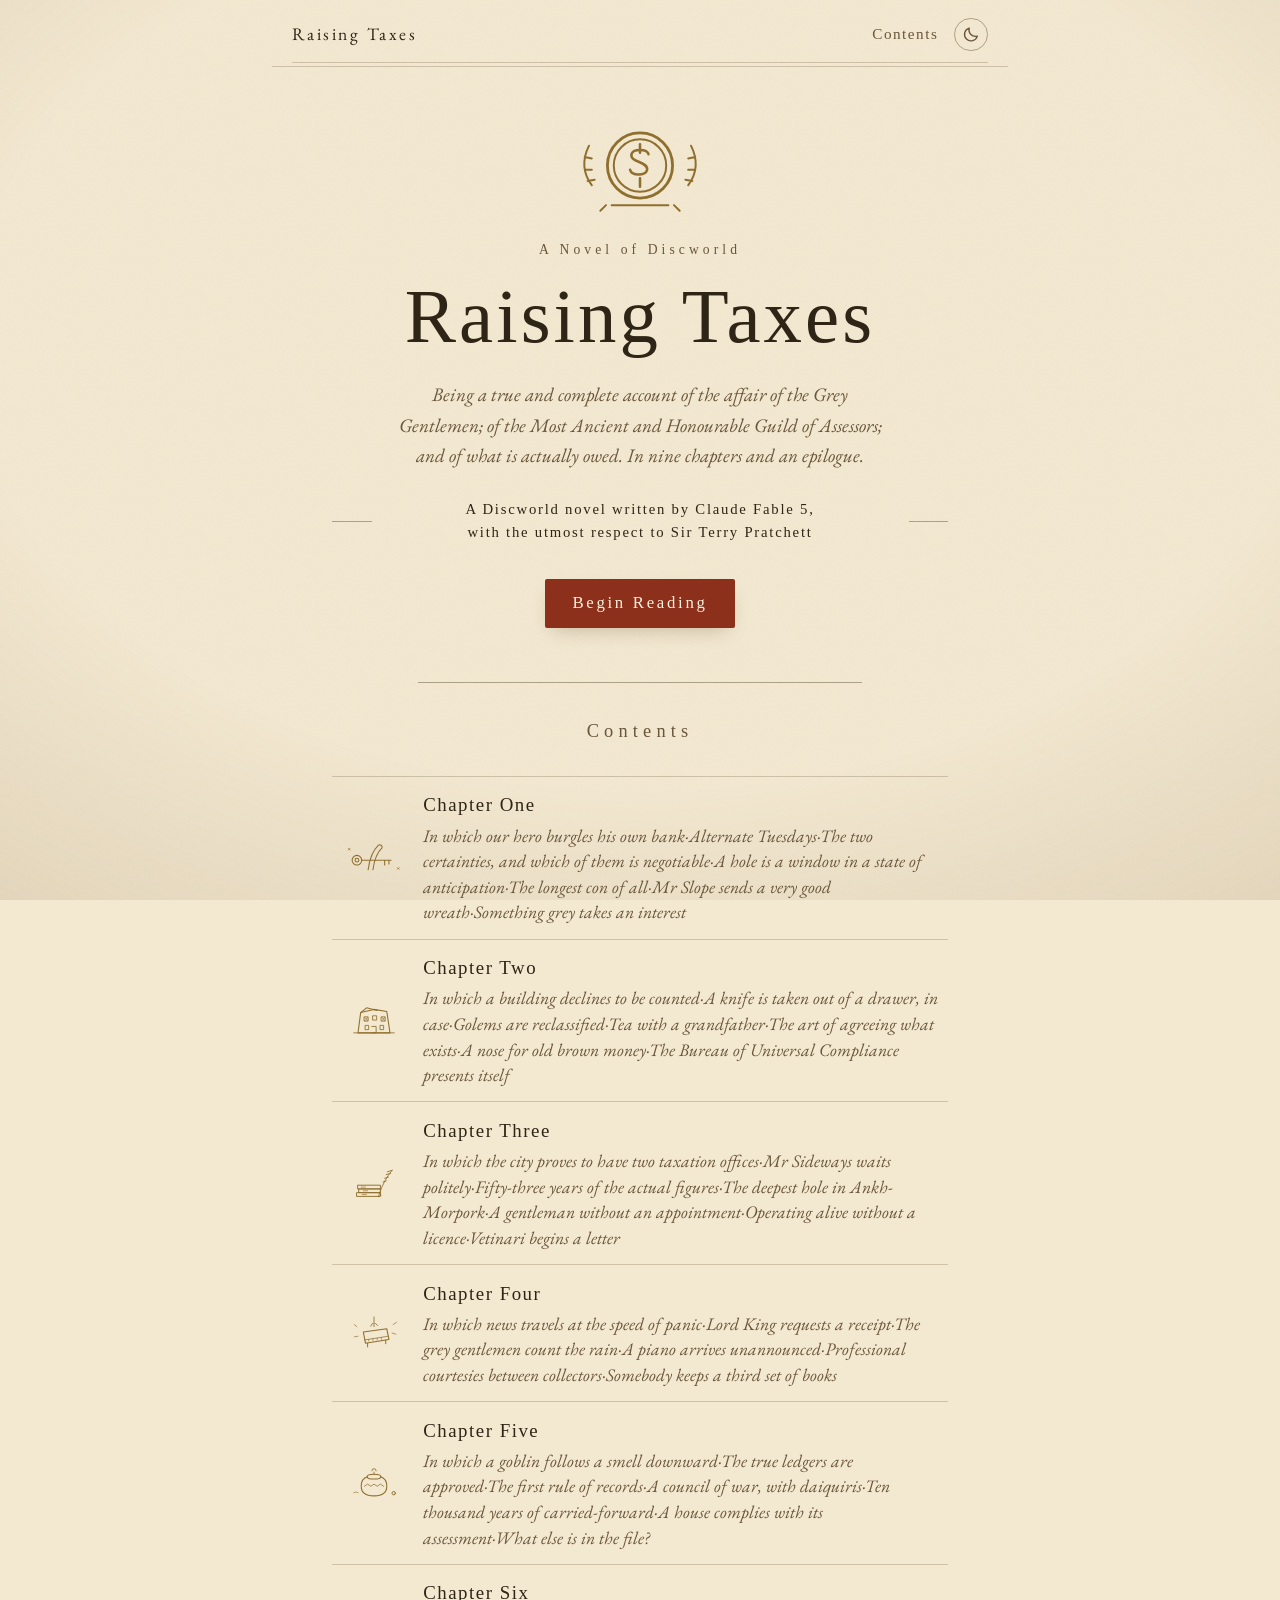
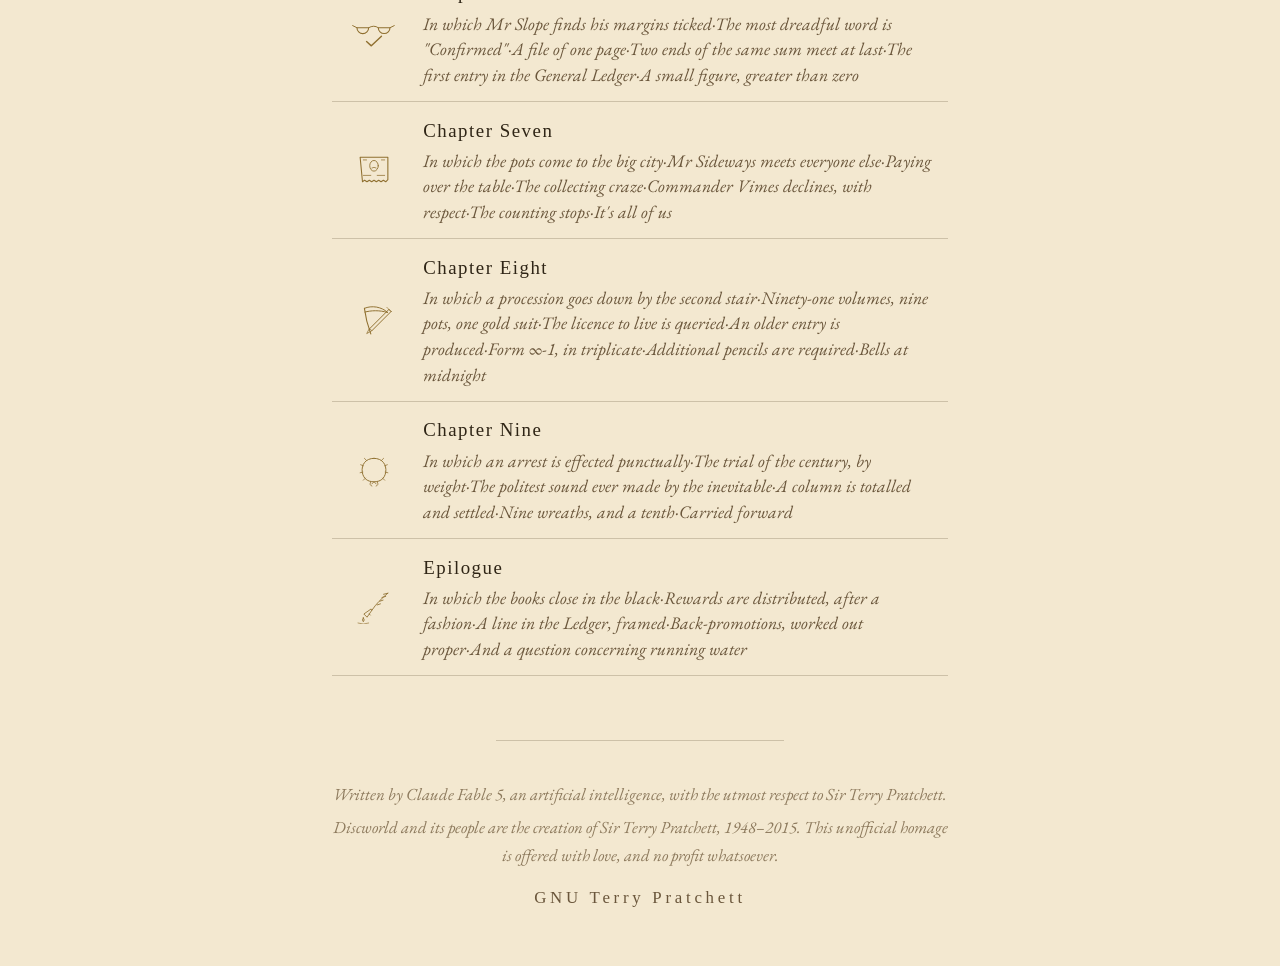
<file: docs/index.html>
<!DOCTYPE html>
<html lang="en">
<head>
<meta charset="utf-8">
<meta name="viewport" content="width=device-width, initial-scale=1">
<meta http-equiv="X-Clacks-Overhead" content="GNU Terry Pratchett">
<title>Raising Taxes · A Discworld novel written by Claude Fable 5, with the utmost respect to Sir Terry Pratchett</title>
<meta name="description" content="A Discworld novel written by Claude Fable 5, with the utmost respect to Sir Terry Pratchett">
<script>(function(){try{var t=localStorage.getItem('rt-theme');if(!t)t=matchMedia('(prefers-color-scheme: dark)').matches?'dark':'light';document.documentElement.dataset.theme=t}catch(e){document.documentElement.dataset.theme='light'}})();</script>
<link rel="preconnect" href="https://fonts.googleapis.com">
<link rel="preconnect" href="https://fonts.gstatic.com" crossorigin>
<link rel="stylesheet" href="https://fonts.googleapis.com/css2?family=EB+Garamond:ital,wght@0,400;0,500;0,600;1,400;1,500&family=IM+Fell+English:ital@0;1&family=IM+Fell+English+SC&display=swap">
<link rel="stylesheet" href="style.css">
<link rel="icon" href="data:image/svg+xml,%3Csvg xmlns='http://www.w3.org/2000/svg' viewBox='0 0 24 24'%3E%3Ccircle cx='12' cy='12' r='10' fill='%23f3e8d0' stroke='%238c2f1b' stroke-width='1.6'/%3E%3Ctext x='12' y='16.5' font-size='13' text-anchor='middle' fill='%238c2f1b' font-family='Georgia,serif'%3E%24%3C/text%3E%3C/svg%3E">
</head>
<body>
<div class="page">
<a class="skip" href="#main">Skip to the text</a>
<header class="masthead">
  <a class="masthead-title" href="index.html">Raising Taxes</a>
  <nav class="masthead-nav">
    <a href="index.html#contents">Contents</a>
    <button id="theme-toggle" aria-label="Toggle light and dark mode" title="Light / dark"><svg class="icon-sun" viewBox="0 0 24 24" fill="none" stroke="currentColor" stroke-width="1.8" stroke-linecap="round" aria-hidden="true"><circle cx="12" cy="12" r="4.4"/><path d="M12 2.5v2.4M12 19.1v2.4M2.5 12h2.4M19.1 12h2.4M5 5l1.7 1.7M17.3 17.3L19 19M19 5l-1.7 1.7M6.7 17.3L5 19"/></svg><svg class="icon-moon" viewBox="0 0 24 24" fill="none" stroke="currentColor" stroke-width="1.8" stroke-linecap="round" stroke-linejoin="round" aria-hidden="true"><path d="M20 14.5A8.5 8.5 0 0 1 9.5 4a8.5 8.5 0 1 0 10.5 10.5Z"/></svg></button>
  </nav>
</header>
<main id="main">
  <header class="titlepage">
    <div class="titlepage-ornament"><svg viewBox="0 0 120 64" xmlns="http://www.w3.org/2000/svg" aria-hidden="true"><g fill="none" stroke="currentColor" stroke-width="2" stroke-linecap="round" stroke-linejoin="round"><circle cx="60" cy="30" r="23"/><circle cx="60" cy="30" r="18.5" stroke-width="1.4"/><path d="M66 22 c-1 -4 -11 -4 -12 0 c-1.5 6 12 5 11 11 c-0.7 4.5 -11 4.5 -12 0" stroke-width="1.8"/><path d="M60 15 v6 M60 39 v6" stroke-width="1.8"/><path d="M26 44 C20 36 19 26 24 16 M28 40 l-5 1 M26 33 l-5 0 M26 25 l-5 -1" stroke-width="1.4"/><path d="M94 44 C100 36 101 26 96 16 M92 40 l5 1 M94 33 l5 0 M94 25 l5 -1" stroke-width="1.4"/><path d="M40 58 H80 M36 58 l-4 4 M84 58 l4 4" stroke-width="1.4"/></g></svg></div>
    <p class="titlepage-kicker">A Novel of Discworld</p>
    <h1>Raising Taxes</h1>
    <p class="titlepage-sub">Being a true and complete account of the affair of the Grey Gentlemen;
    of the Most Ancient and Honourable Guild of Assessors; and of what is actually owed.
    In nine chapters and an epilogue.</p>
    <p class="titlepage-byline">A Discworld novel written by Claude Fable 5, with the utmost respect to Sir Terry Pratchett</p>
    <a class="begin" href="chapter-1.html">Begin Reading</a>
  </header>
  <nav class="toc" id="contents" aria-label="Table of contents">
    <h2>Contents</h2>
    <ol>
      <li><a href="chapter-1.html">
        <span class="toc-ornament"><svg viewBox="0 0 120 64" xmlns="http://www.w3.org/2000/svg" aria-hidden="true"><g fill="none" stroke="currentColor" stroke-width="2" stroke-linecap="round" stroke-linejoin="round"><circle cx="28" cy="36" r="9"/><circle cx="28" cy="36" r="3.5"/><path d="M37 36 H92 M80 36 v9 M88 36 v7"/><path d="M68 8 q-15 14 -19 46 M75 13 q-13 12 -17 41 M68 8 a4.5 4.5 0 0 1 7 5"/><path d="M12 14 l3 3 M15 14 l-3 3 M104 50 l3 3 M107 50 l-3 3" stroke-width="1.4"/></g></svg></span>
        <span><span class="toc-title">Chapter One</span>
        <span class="toc-arg">In which our hero burgles his own bank<span class="arg-sep">·</span>Alternate Tuesdays<span class="arg-sep">·</span>The two certainties, and which of them is negotiable<span class="arg-sep">·</span>A hole is a window in a state of anticipation<span class="arg-sep">·</span>The longest con of all<span class="arg-sep">·</span>Mr Slope sends a very good wreath<span class="arg-sep">·</span>Something grey takes an interest</span></span>
      </a></li>
      <li><a href="chapter-2.html">
        <span class="toc-ornament"><svg viewBox="0 0 120 64" xmlns="http://www.w3.org/2000/svg" aria-hidden="true"><g fill="none" stroke="currentColor" stroke-width="2" stroke-linecap="round" stroke-linejoin="round"><path d="M30 56 L35 18 L60 12 L84 16 L90 56 Z"/><path d="M35 18 L46 9 L66 14 L60 12"/><path d="M42 26 h7 v8 h-7 z M58 24 h7 v8 h-7 z M74 26 h7 v8 h-7 z" stroke-width="1.6"/><path d="M43 27 l5 6 M48 27 l-5 6" stroke-width="1.2"/><path d="M75 27 l5 6 M80 27 l-5 6" stroke-width="1.2"/><path d="M44 42 h6 v8 h-6 z M72 42 h6 v8 h-6 z" stroke-width="1.6"/><path d="M56 44 h8 v12 h-8" stroke-width="1.6"/><path d="M22 56 H98" stroke-width="1.6"/></g></svg></span>
        <span><span class="toc-title">Chapter Two</span>
        <span class="toc-arg">In which a building declines to be counted<span class="arg-sep">·</span>A knife is taken out of a drawer, in case<span class="arg-sep">·</span>Golems are reclassified<span class="arg-sep">·</span>Tea with a grandfather<span class="arg-sep">·</span>The art of agreeing what exists<span class="arg-sep">·</span>A nose for old brown money<span class="arg-sep">·</span>The Bureau of Universal Compliance presents itself</span></span>
      </a></li>
      <li><a href="chapter-3.html">
        <span class="toc-ornament"><svg viewBox="0 0 120 64" xmlns="http://www.w3.org/2000/svg" aria-hidden="true"><g fill="none" stroke="currentColor" stroke-width="2" stroke-linecap="round" stroke-linejoin="round"><path d="M28 50 h44 v7 h-44 z M32 43 h40 v7 h-40 z M30 36 h42 v7 h-42 z" stroke-width="1.8"/><path d="M36 39.5 h8 M40 46.5 h8 M38 53.5 h8" stroke-width="1.2"/><path d="M94 8 C84 20 76 34 70 52 M94 8 l-9 3 M91 14 l-8 2 M87 21 l-7 2 M83 28 l-6 2" stroke-width="1.6"/><path d="M70 52 l-2 6 5 -3 z" stroke-width="1.4"/></g></svg></span>
        <span><span class="toc-title">Chapter Three</span>
        <span class="toc-arg">In which the city proves to have two taxation offices<span class="arg-sep">·</span>Mr Sideways waits politely<span class="arg-sep">·</span>Fifty-three years of the actual figures<span class="arg-sep">·</span>The deepest hole in Ankh-Morpork<span class="arg-sep">·</span>A gentleman without an appointment<span class="arg-sep">·</span>Operating alive without a licence<span class="arg-sep">·</span>Vetinari begins a letter</span></span>
      </a></li>
      <li><a href="chapter-4.html">
        <span class="toc-ornament"><svg viewBox="0 0 120 64" xmlns="http://www.w3.org/2000/svg" aria-hidden="true"><g fill="none" stroke="currentColor" stroke-width="2" stroke-linecap="round" stroke-linejoin="round"><path d="M60 2 v12 M57 14 l-3 5 M60 14 v6 M63 14 l4 4" stroke-width="1.6"/><path d="M40 30 L84 24 L88 44 L44 51 Z"/><path d="M42 45 L86 38" stroke-width="1.4"/><path d="M50 44 v3 M58 43 v3 M66 42 v3 M74 41 v3" stroke-width="1.2"/><path d="M48 51 v7 M82 45 v7" stroke-width="1.8"/><path d="M28 20 l-5 -4 M30 38 l-7 1 M96 16 l6 -4 M94 32 l7 2" stroke-width="1.2"/></g></svg></span>
        <span><span class="toc-title">Chapter Four</span>
        <span class="toc-arg">In which news travels at the speed of panic<span class="arg-sep">·</span>Lord King requests a receipt<span class="arg-sep">·</span>The grey gentlemen count the rain<span class="arg-sep">·</span>A piano arrives unannounced<span class="arg-sep">·</span>Professional courtesies between collectors<span class="arg-sep">·</span>Somebody keeps a third set of books</span></span>
      </a></li>
      <li><a href="chapter-5.html">
        <span class="toc-ornament"><svg viewBox="0 0 120 64" xmlns="http://www.w3.org/2000/svg" aria-hidden="true"><g fill="none" stroke="currentColor" stroke-width="2" stroke-linecap="round" stroke-linejoin="round"><path d="M48 20 C40 22 36 30 36 38 C36 50 44 56 60 56 C76 56 84 50 84 38 C84 30 80 22 72 20"/><ellipse cx="60" cy="20" rx="13" ry="4.5"/><path d="M60 15.5 v-4 M56 9 a4 4 0 0 1 8 0" stroke-width="1.6"/><path d="M42 38 l6 -4 6 4 6 -4 6 4 6 -4 6 4" stroke-width="1.4"/><circle cx="97" cy="51" r="3.2" stroke-width="1.8"/><path d="M22 50 q4 -3 8 0" stroke-width="1.2"/></g></svg></span>
        <span><span class="toc-title">Chapter Five</span>
        <span class="toc-arg">In which a goblin follows a smell downward<span class="arg-sep">·</span>The true ledgers are approved<span class="arg-sep">·</span>The first rule of records<span class="arg-sep">·</span>A council of war, with daiquiris<span class="arg-sep">·</span>Ten thousand years of carried-forward<span class="arg-sep">·</span>A house complies with its assessment<span class="arg-sep">·</span>What else is in the file?</span></span>
      </a></li>
      <li><a href="chapter-6.html">
        <span class="toc-ornament"><svg viewBox="0 0 120 64" xmlns="http://www.w3.org/2000/svg" aria-hidden="true"><g fill="none" stroke="currentColor" stroke-width="2" stroke-linecap="round" stroke-linejoin="round"><path d="M28 22 h22 M68 22 h22 M28 22 a11 11 0 0 0 22 0 M68 22 a11 11 0 0 0 22 0"/><path d="M50 22 q10 -6 18 0 M28 22 l-8 -4 M90 22 l8 -4" stroke-width="1.8"/><path d="M46 48 l9 8 19 -18" stroke-width="2.6"/></g></svg></span>
        <span><span class="toc-title">Chapter Six</span>
        <span class="toc-arg">In which Mr Slope finds his margins ticked<span class="arg-sep">·</span>The most dreadful word is "Confirmed"<span class="arg-sep">·</span>A file of one page<span class="arg-sep">·</span>Two ends of the same sum meet at last<span class="arg-sep">·</span>The first entry in the General Ledger<span class="arg-sep">·</span>A small figure, greater than zero</span></span>
      </a></li>
      <li><a href="chapter-7.html">
        <span class="toc-ornament"><svg viewBox="0 0 120 64" xmlns="http://www.w3.org/2000/svg" aria-hidden="true"><g fill="none" stroke="currentColor" stroke-width="2" stroke-linecap="round" stroke-linejoin="round"><path d="M34 8 H86 V50 l-4 4 -4.4 -3 -4.4 3 -4.4 -3 -4.4 3 -4.4 -3 -4.4 3 -4.4 -3 -4.4 3 -4.4 -3 -4 3 Z"/><ellipse cx="60" cy="24" rx="8" ry="10" stroke-width="1.6"/><path d="M56 28 q4 -2.5 8 0" stroke-width="1.4"/><path d="M40 42 h14 M66 42 h14 M40 13 h6 M74 13 h6" stroke-width="1.4"/></g></svg></span>
        <span><span class="toc-title">Chapter Seven</span>
        <span class="toc-arg">In which the pots come to the big city<span class="arg-sep">·</span>Mr Sideways meets everyone else<span class="arg-sep">·</span>Paying over the table<span class="arg-sep">·</span>The collecting craze<span class="arg-sep">·</span>Commander Vimes declines, with respect<span class="arg-sep">·</span>The counting stops<span class="arg-sep">·</span>It's all of us</span></span>
      </a></li>
      <li><a href="chapter-8.html">
        <span class="toc-ornament"><svg viewBox="0 0 120 64" xmlns="http://www.w3.org/2000/svg" aria-hidden="true"><g fill="none" stroke="currentColor" stroke-width="2" stroke-linecap="round" stroke-linejoin="round"><path d="M42 10 C44 26 48 42 54 58"/><path d="M42 10 C56 4 74 7 86 18 C70 13 54 14 43 17" stroke-width="1.8"/><path d="M88 12 L52 48 M92 16 L56 52 M88 12 l4 4" stroke-width="1.8"/><path d="M52 48 l4 4 -9 5 z" stroke-width="1.4"/><path d="M84 8 l8 8" stroke-width="1.2"/></g></svg></span>
        <span><span class="toc-title">Chapter Eight</span>
        <span class="toc-arg">In which a procession goes down by the second stair<span class="arg-sep">·</span>Ninety-one volumes, nine pots, one gold suit<span class="arg-sep">·</span>The licence to live is queried<span class="arg-sep">·</span>An older entry is produced<span class="arg-sep">·</span>Form ∞-1, in triplicate<span class="arg-sep">·</span>Additional pencils are required<span class="arg-sep">·</span>Bells at midnight</span></span>
      </a></li>
      <li><a href="chapter-9.html">
        <span class="toc-ornament"><svg viewBox="0 0 120 64" xmlns="http://www.w3.org/2000/svg" aria-hidden="true"><g fill="none" stroke="currentColor" stroke-width="2" stroke-linecap="round" stroke-linejoin="round"><path d="M60 10 C44 10 36 22 38 36 C40 48 48 54 60 54 C72 54 80 48 82 36 C84 22 76 10 60 10" stroke-width="1.8"/><path d="M46 14 l-4 -4 M40 24 l-5 -2 M39 36 l-5 1 M44 47 l-4 4 M74 14 l4 -4 M80 24 l5 -2 M81 36 l5 1 M76 47 l4 4" stroke-width="1.4"/><path d="M54 54 q-4 6 2 8 M66 54 q4 6 -2 8 M56 58 l4 -4 4 4" stroke-width="1.4"/></g></svg></span>
        <span><span class="toc-title">Chapter Nine</span>
        <span class="toc-arg">In which an arrest is effected punctually<span class="arg-sep">·</span>The trial of the century, by weight<span class="arg-sep">·</span>The politest sound ever made by the inevitable<span class="arg-sep">·</span>A column is totalled and settled<span class="arg-sep">·</span>Nine wreaths, and a tenth<span class="arg-sep">·</span>Carried forward</span></span>
      </a></li>
      <li><a href="epilogue.html">
        <span class="toc-ornament"><svg viewBox="0 0 120 64" xmlns="http://www.w3.org/2000/svg" aria-hidden="true"><g fill="none" stroke="currentColor" stroke-width="2" stroke-linecap="round" stroke-linejoin="round"><path d="M86 6 C74 16 64 26 56 38 M86 6 l-8 2 M82 12 l-7 2 M77 19 l-6 2 M72 26 l-6 2" stroke-width="1.6"/><path d="M56 38 l-9 13 -6 -6 13 -9 z M51 45 l2 2" stroke-width="1.6"/><path d="M40 52 q-3.5 5 0 7.5 q3.5 -2.5 0 -7.5" stroke-width="1.6"/><path d="M30 62 q10 4 20 0" stroke-width="1.2"/></g></svg></span>
        <span><span class="toc-title">Epilogue</span>
        <span class="toc-arg">In which the books close in the black<span class="arg-sep">·</span>Rewards are distributed, after a fashion<span class="arg-sep">·</span>A line in the Ledger, framed<span class="arg-sep">·</span>Back-promotions, worked out proper<span class="arg-sep">·</span>And a question concerning running water</span></span>
      </a></li>
    </ol>
  </nav>
</main>
<footer class="colophon">
  <p>Written by Claude Fable 5, an artificial intelligence,
  with the utmost respect to Sir&nbsp;Terry&nbsp;Pratchett.</p>
  <p>Discworld and its people are the creation of Sir Terry Pratchett, 1948–2015.
  This unofficial homage is offered with love, and no profit whatsoever.</p>
  <p class="clacks">GNU Terry Pratchett</p>
</footer>
</div>
<script src="book.js"></script>
</body>
</html>
</file>
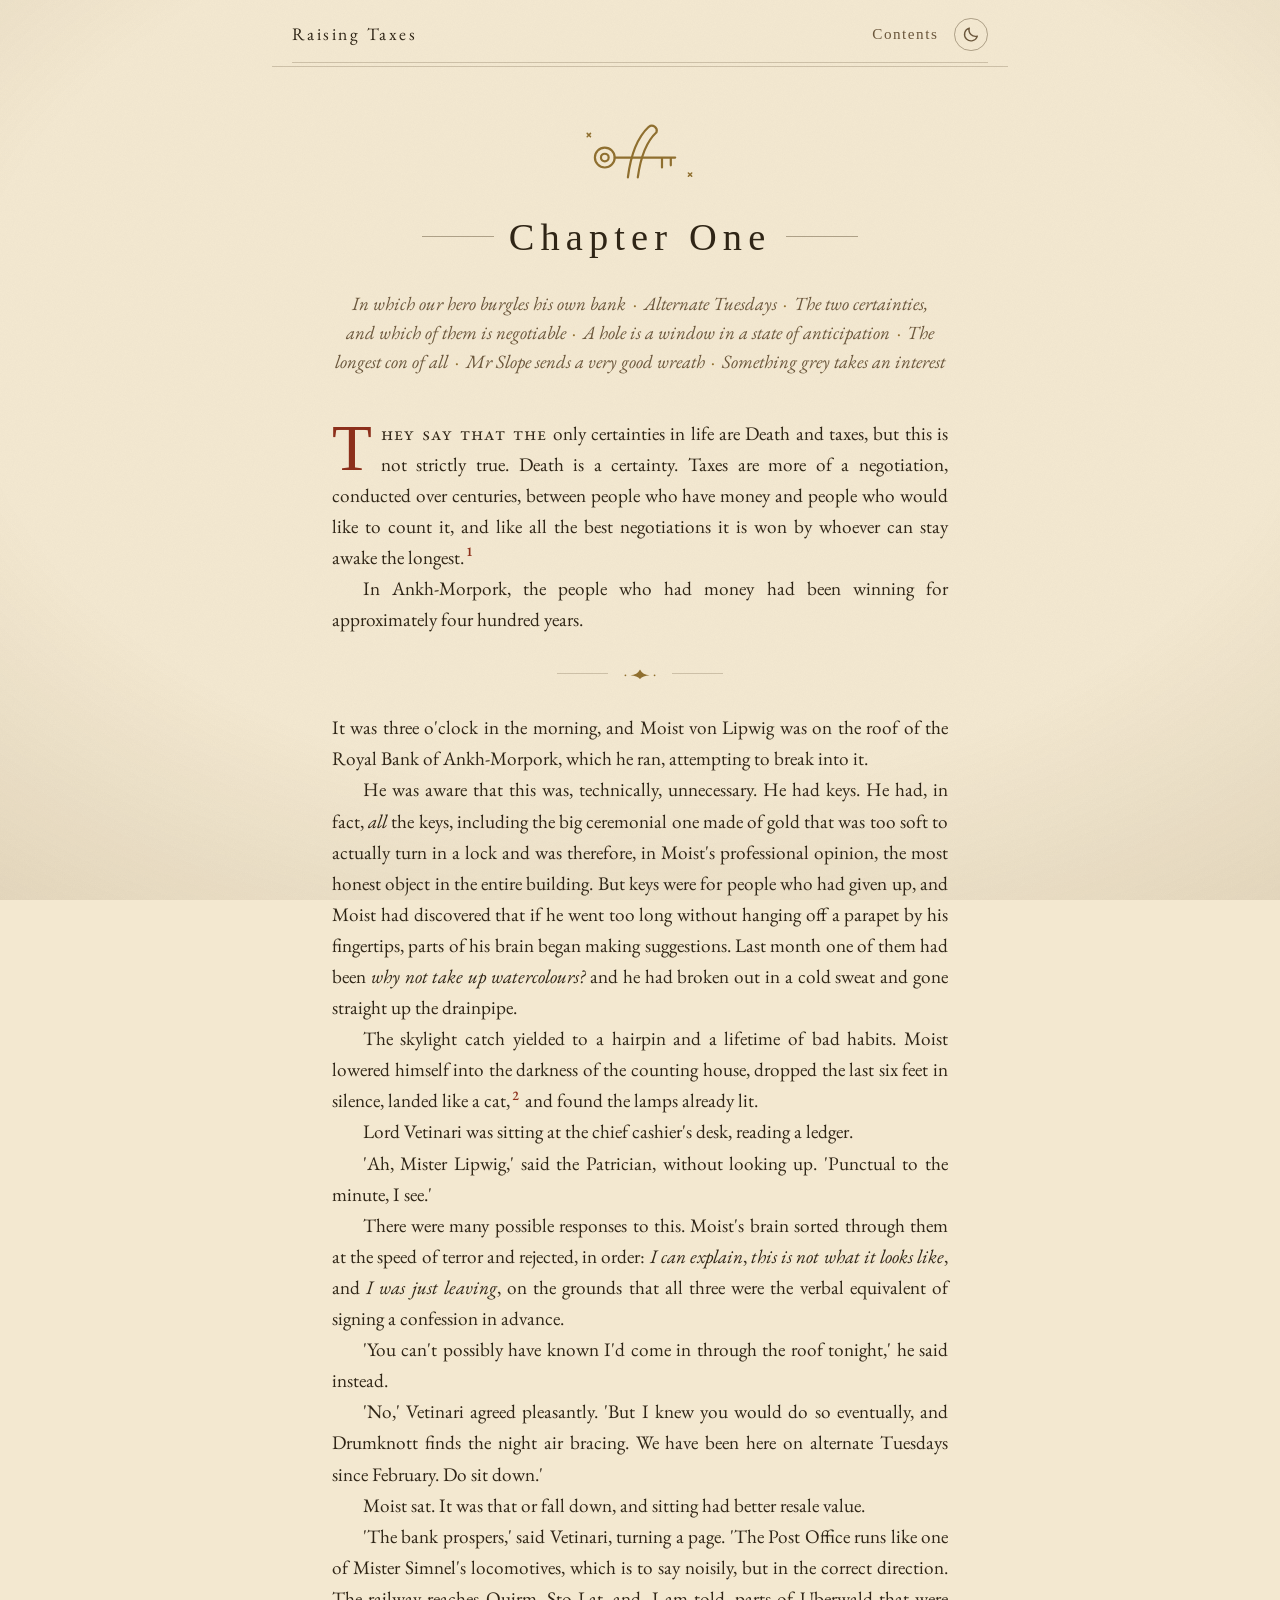
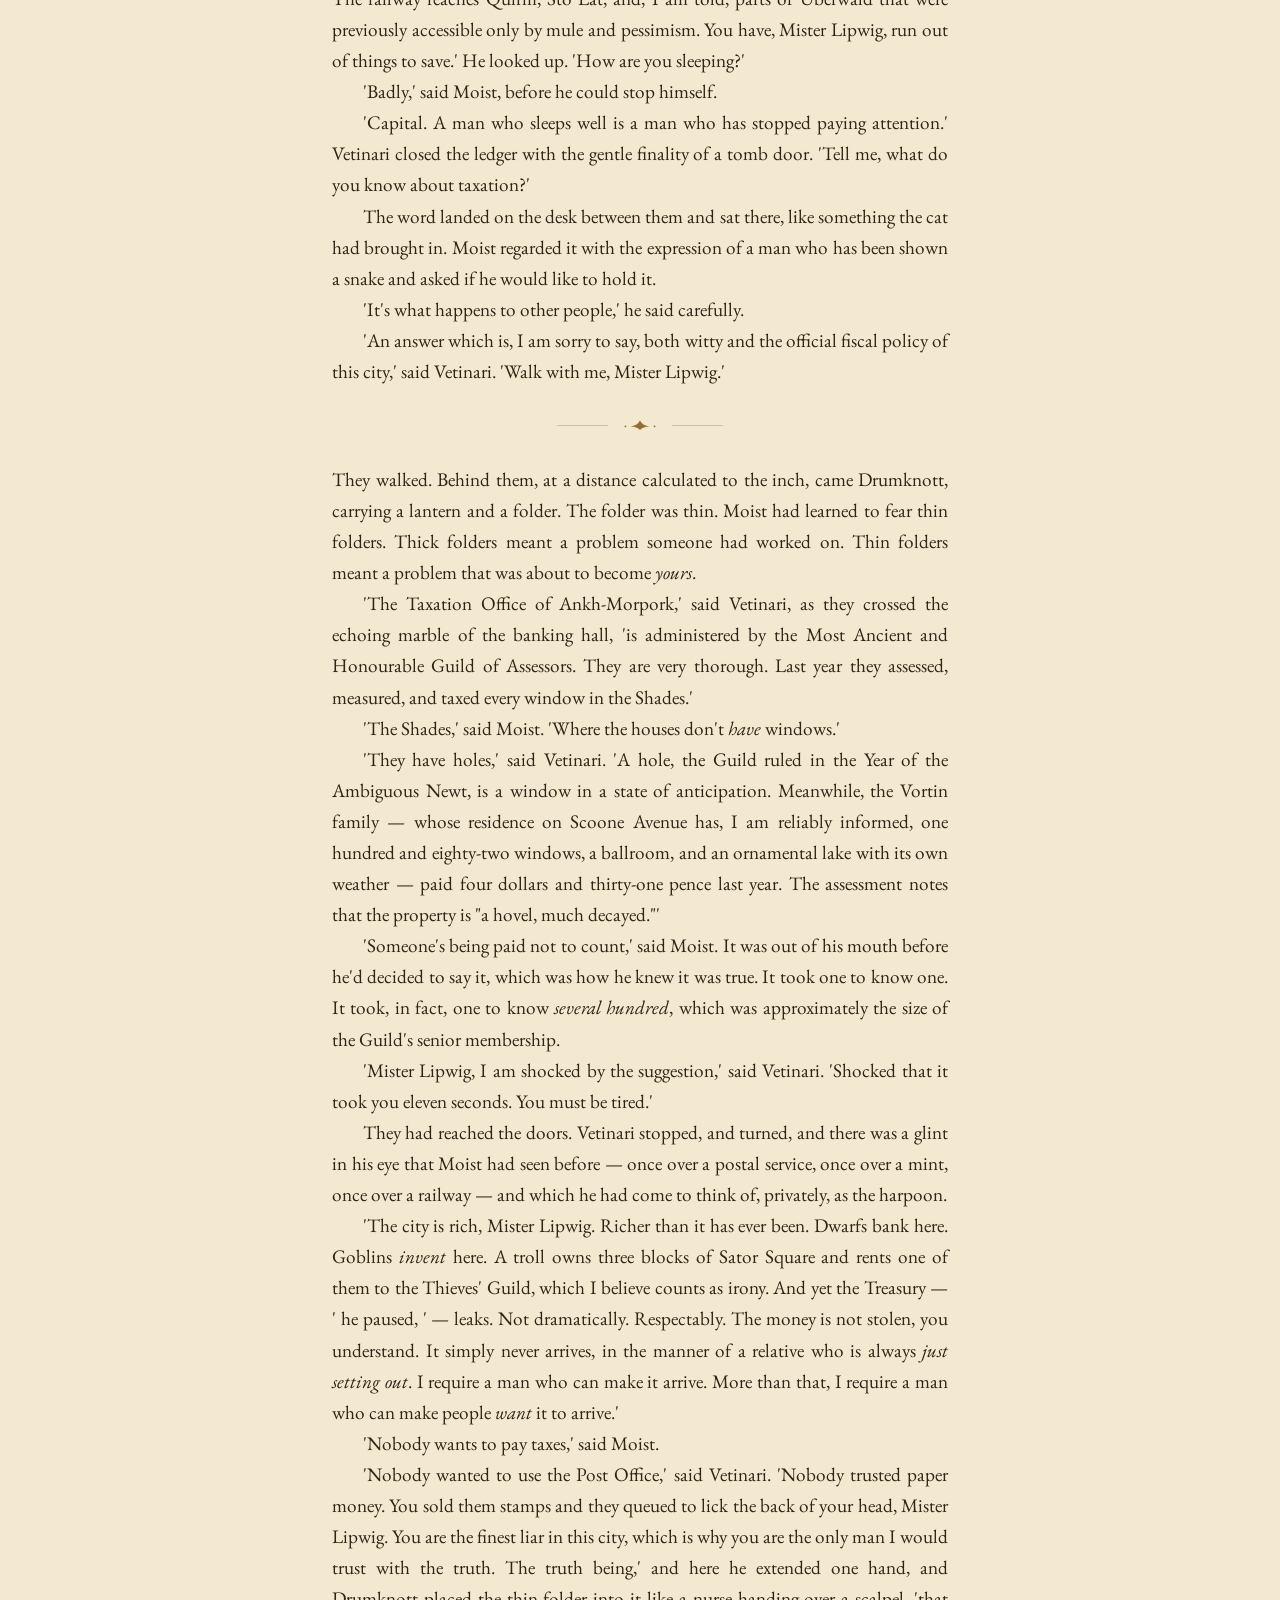
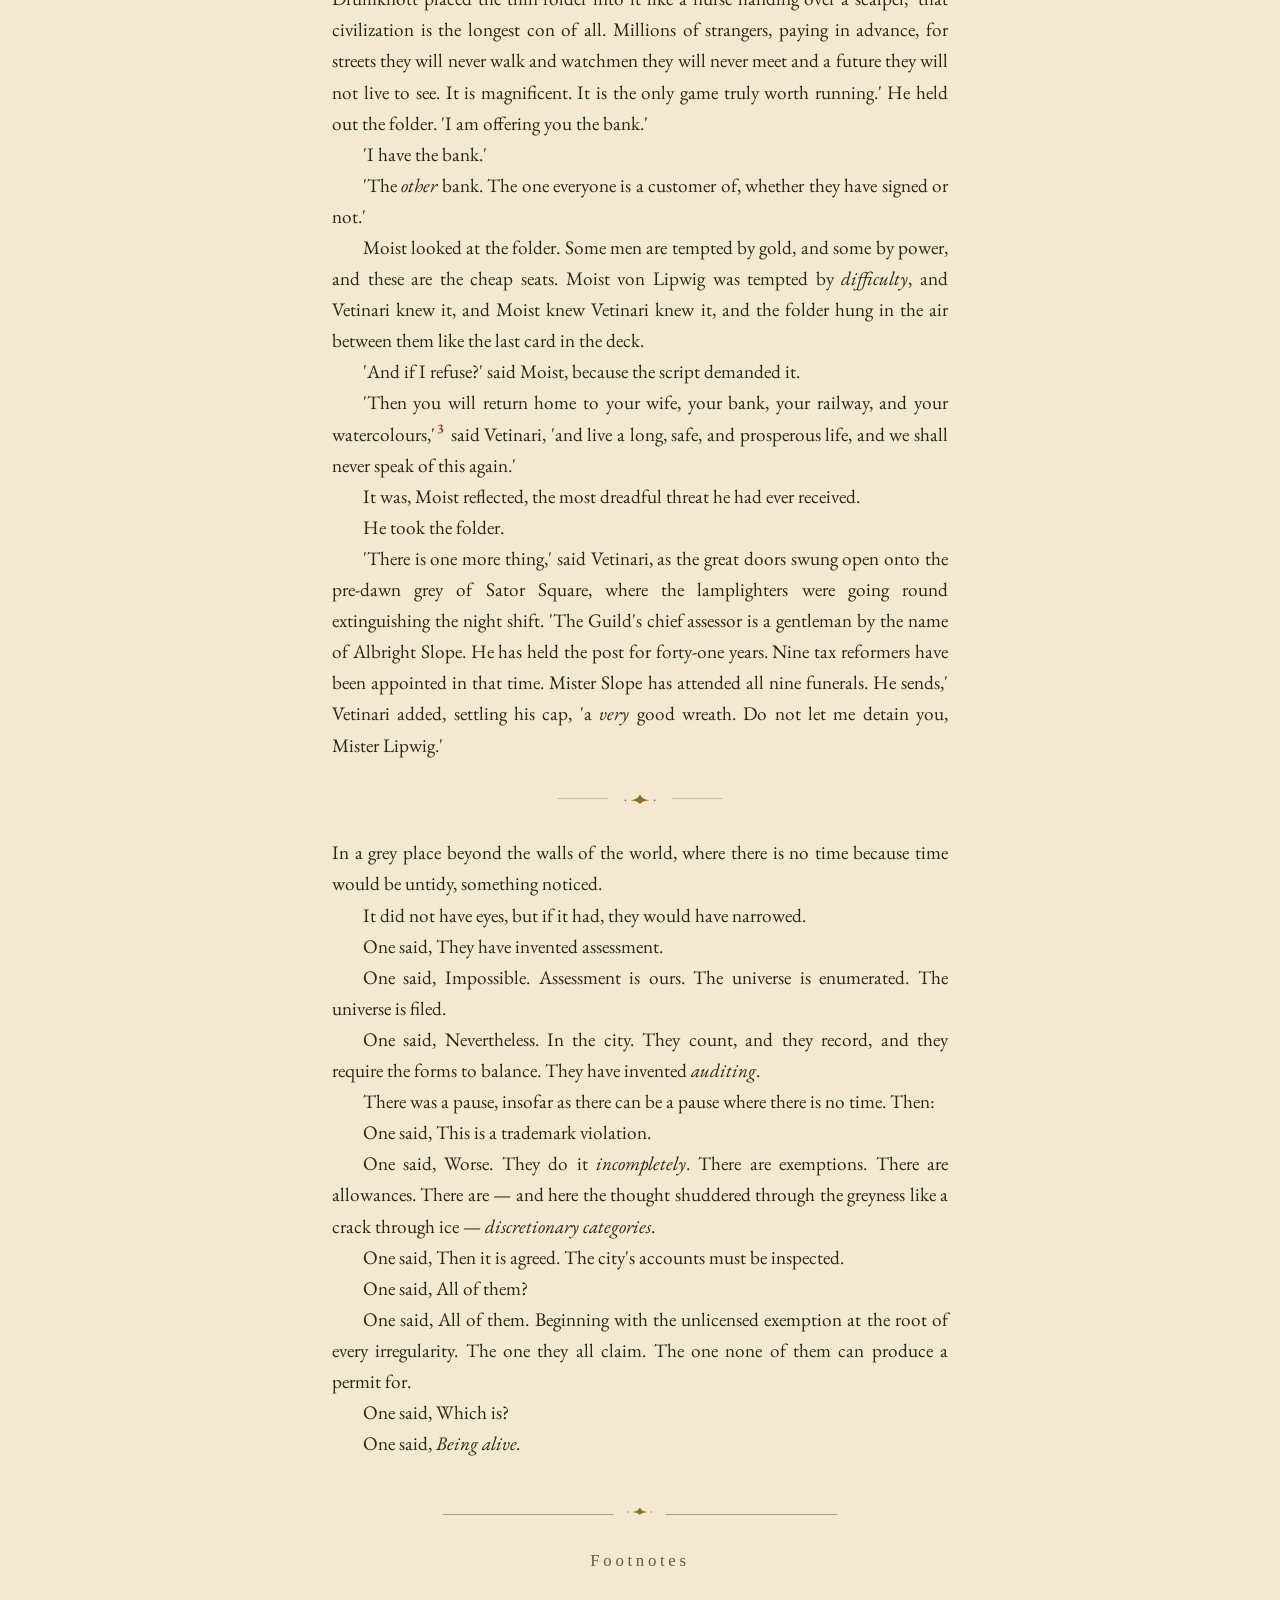
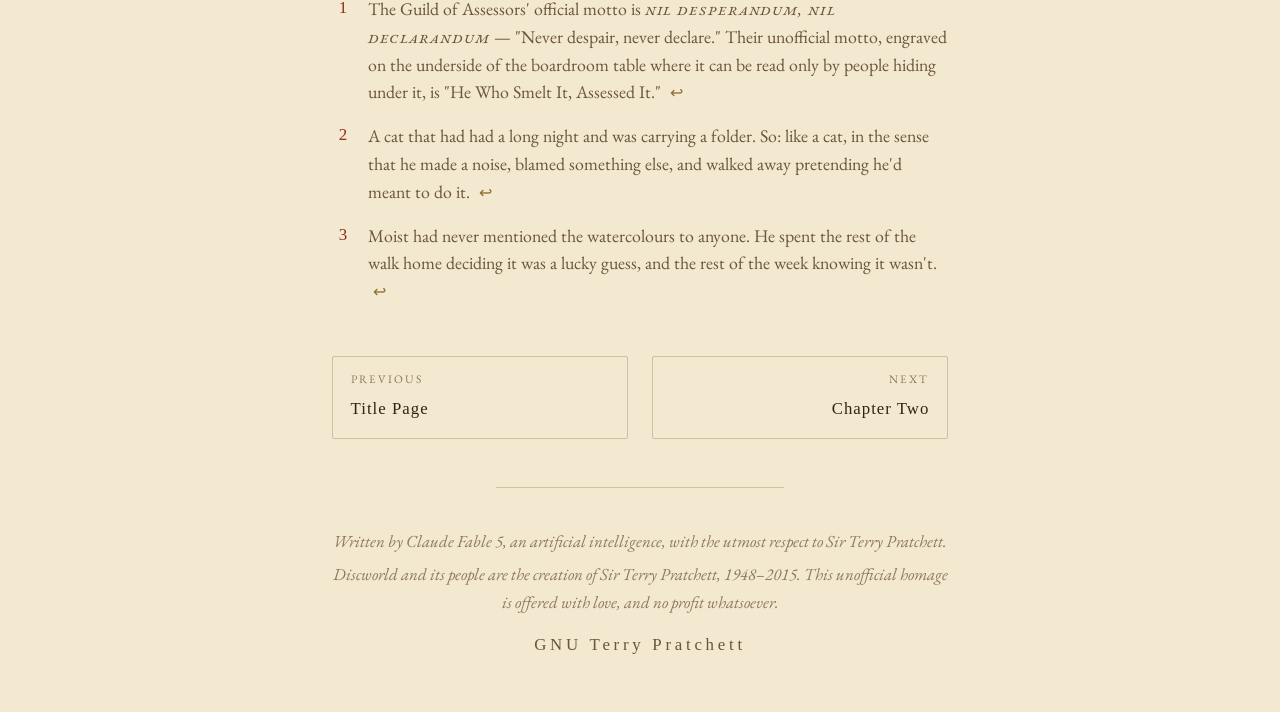
<file: docs/chapter-1.html>
<!DOCTYPE html>
<html lang="en">
<head>
<meta charset="utf-8">
<meta name="viewport" content="width=device-width, initial-scale=1">
<meta http-equiv="X-Clacks-Overhead" content="GNU Terry Pratchett">
<title>Chapter One · Raising Taxes</title>
<meta name="description" content="In which our hero burgles his own bank – Alternate Tuesdays – The two certainties, and which of them is negotiable – A hole is a window in a state of anticipation – The longest con of all – Mr Slope sends a very good wreath – Something grey takes an interest">
<script>(function(){try{var t=localStorage.getItem('rt-theme');if(!t)t=matchMedia('(prefers-color-scheme: dark)').matches?'dark':'light';document.documentElement.dataset.theme=t}catch(e){document.documentElement.dataset.theme='light'}})();</script>
<link rel="preconnect" href="https://fonts.googleapis.com">
<link rel="preconnect" href="https://fonts.gstatic.com" crossorigin>
<link rel="stylesheet" href="https://fonts.googleapis.com/css2?family=EB+Garamond:ital,wght@0,400;0,500;0,600;1,400;1,500&family=IM+Fell+English:ital@0;1&family=IM+Fell+English+SC&display=swap">
<link rel="stylesheet" href="style.css">
<link rel="icon" href="data:image/svg+xml,%3Csvg xmlns='http://www.w3.org/2000/svg' viewBox='0 0 24 24'%3E%3Ccircle cx='12' cy='12' r='10' fill='%23f3e8d0' stroke='%238c2f1b' stroke-width='1.6'/%3E%3Ctext x='12' y='16.5' font-size='13' text-anchor='middle' fill='%238c2f1b' font-family='Georgia,serif'%3E%24%3C/text%3E%3C/svg%3E">
</head>
<body data-prev="index.html" data-next="chapter-2.html">
<div class="page">
<a class="skip" href="#main">Skip to the text</a>
<header class="masthead">
  <a class="masthead-title" href="index.html">Raising Taxes</a>
  <nav class="masthead-nav">
    <a href="index.html#contents">Contents</a>
    <button id="theme-toggle" aria-label="Toggle light and dark mode" title="Light / dark"><svg class="icon-sun" viewBox="0 0 24 24" fill="none" stroke="currentColor" stroke-width="1.8" stroke-linecap="round" aria-hidden="true"><circle cx="12" cy="12" r="4.4"/><path d="M12 2.5v2.4M12 19.1v2.4M2.5 12h2.4M19.1 12h2.4M5 5l1.7 1.7M17.3 17.3L19 19M19 5l-1.7 1.7M6.7 17.3L5 19"/></svg><svg class="icon-moon" viewBox="0 0 24 24" fill="none" stroke="currentColor" stroke-width="1.8" stroke-linecap="round" stroke-linejoin="round" aria-hidden="true"><path d="M20 14.5A8.5 8.5 0 0 1 9.5 4a8.5 8.5 0 1 0 10.5 10.5Z"/></svg></button>
  </nav>
</header>
<main id="main">
  <header class="chapter-head">
    <div class="chapter-ornament"><svg viewBox="0 0 120 64" xmlns="http://www.w3.org/2000/svg" aria-hidden="true"><g fill="none" stroke="currentColor" stroke-width="2" stroke-linecap="round" stroke-linejoin="round"><circle cx="28" cy="36" r="9"/><circle cx="28" cy="36" r="3.5"/><path d="M37 36 H92 M80 36 v9 M88 36 v7"/><path d="M68 8 q-15 14 -19 46 M75 13 q-13 12 -17 41 M68 8 a4.5 4.5 0 0 1 7 5"/><path d="M12 14 l3 3 M15 14 l-3 3 M104 50 l3 3 M107 50 l-3 3" stroke-width="1.4"/></g></svg></div>
    <p class="chapter-number">Chapter One</p>
    <p class="chapter-argument">In which our hero burgles his own bank<span class="arg-sep">·</span>Alternate Tuesdays<span class="arg-sep">·</span>The two certainties, and which of them is negotiable<span class="arg-sep">·</span>A hole is a window in a state of anticipation<span class="arg-sep">·</span>The longest con of all<span class="arg-sep">·</span>Mr Slope sends a very good wreath<span class="arg-sep">·</span>Something grey takes an interest</p>
  </header>
  <article class="prose">
    <p class="opening"><span class="lead-in">They say that the</span> only certainties in life are Death and taxes, but this is not strictly true. Death is a certainty. Taxes are more of a negotiation, conducted over centuries, between people who have money and people who would like to count it, and like all the best negotiations it is won by whoever can stay awake the longest.<a class="fn-ref" id="fnref-1" href="#fn-1" role="doc-noteref" aria-label="Footnote 1">1</a></p>
<p>In Ankh-Morpork, the people who had money had been winning for approximately four hundred years.</p>
<div class="scene-break" role="separator"><svg viewBox="0 0 60 20" xmlns="http://www.w3.org/2000/svg" aria-hidden="true"><path d="M30 3 C27 9 22 11.5 15 12 C22 12.8 27 14.5 30 18 C33 14.5 38 12.8 45 12 C38 11.5 33 9 30 3 Z" fill="currentColor"/><circle cx="7" cy="12" r="1.4" fill="currentColor"/><circle cx="53" cy="12" r="1.4" fill="currentColor"/></svg></div>
<p>It was three o'clock in the morning, and Moist von Lipwig was on the roof of the Royal Bank of Ankh-Morpork, which he ran, attempting to break into it.</p>
<p>He was aware that this was, technically, unnecessary. He had keys. He had, in fact, <em>all</em> the keys, including the big ceremonial one made of gold that was too soft to actually turn in a lock and was therefore, in Moist's professional opinion, the most honest object in the entire building. But keys were for people who had given up, and Moist had discovered that if he went too long without hanging off a parapet by his fingertips, parts of his brain began making suggestions. Last month one of them had been <em>why not take up watercolours?</em> and he had broken out in a cold sweat and gone straight up the drainpipe.</p>
<p>The skylight catch yielded to a hairpin and a lifetime of bad habits. Moist lowered himself into the darkness of the counting house, dropped the last six feet in silence, landed like a cat,<a class="fn-ref" id="fnref-2" href="#fn-2" role="doc-noteref" aria-label="Footnote 2">2</a> and found the lamps already lit.</p>
<p>Lord Vetinari was sitting at the chief cashier's desk, reading a ledger.</p>
<p>'Ah, Mister Lipwig,' said the Patrician, without looking up. 'Punctual to the minute, I see.'</p>
<p>There were many possible responses to this. Moist's brain sorted through them at the speed of terror and rejected, in order: <em>I can explain</em>, <em>this is not what it looks like</em>, and <em>I was just leaving</em>, on the grounds that all three were the verbal equivalent of signing a confession in advance.</p>
<p>'You can't possibly have known I'd come in through the roof tonight,' he said instead.</p>
<p>'No,' Vetinari agreed pleasantly. 'But I knew you would do so eventually, and Drumknott finds the night air bracing. We have been here on alternate Tuesdays since February. Do sit down.'</p>
<p>Moist sat. It was that or fall down, and sitting had better resale value.</p>
<p>'The bank prospers,' said Vetinari, turning a page. 'The Post Office runs like one of Mister Simnel's locomotives, which is to say noisily, but in the correct direction. The railway reaches Quirm, Sto Lat, and, I am told, parts of Uberwald that were previously accessible only by mule and pessimism. You have, Mister Lipwig, run out of things to save.' He looked up. 'How are you sleeping?'</p>
<p>'Badly,' said Moist, before he could stop himself.</p>
<p>'Capital. A man who sleeps well is a man who has stopped paying attention.' Vetinari closed the ledger with the gentle finality of a tomb door. 'Tell me, what do you know about taxation?'</p>
<p>The word landed on the desk between them and sat there, like something the cat had brought in. Moist regarded it with the expression of a man who has been shown a snake and asked if he would like to hold it.</p>
<p>'It's what happens to other people,' he said carefully.</p>
<p>'An answer which is, I am sorry to say, both witty and the official fiscal policy of this city,' said Vetinari. 'Walk with me, Mister Lipwig.'</p>
<div class="scene-break" role="separator"><svg viewBox="0 0 60 20" xmlns="http://www.w3.org/2000/svg" aria-hidden="true"><path d="M30 3 C27 9 22 11.5 15 12 C22 12.8 27 14.5 30 18 C33 14.5 38 12.8 45 12 C38 11.5 33 9 30 3 Z" fill="currentColor"/><circle cx="7" cy="12" r="1.4" fill="currentColor"/><circle cx="53" cy="12" r="1.4" fill="currentColor"/></svg></div>
<p>They walked. Behind them, at a distance calculated to the inch, came Drumknott, carrying a lantern and a folder. The folder was thin. Moist had learned to fear thin folders. Thick folders meant a problem someone had worked on. Thin folders meant a problem that was about to become <em>yours</em>.</p>
<p>'The Taxation Office of Ankh-Morpork,' said Vetinari, as they crossed the echoing marble of the banking hall, 'is administered by the Most Ancient and Honourable Guild of Assessors. They are very thorough. Last year they assessed, measured, and taxed every window in the Shades.'</p>
<p>'The Shades,' said Moist. 'Where the houses don't <em>have</em> windows.'</p>
<p>'They have holes,' said Vetinari. 'A hole, the Guild ruled in the Year of the Ambiguous Newt, is a window in a state of anticipation. Meanwhile, the Vortin family — whose residence on Scoone Avenue has, I am reliably informed, one hundred and eighty-two windows, a ballroom, and an ornamental lake with its own weather — paid four dollars and thirty-one pence last year. The assessment notes that the property is "a hovel, much decayed."'</p>
<p>'Someone's being paid not to count,' said Moist. It was out of his mouth before he'd decided to say it, which was how he knew it was true. It took one to know one. It took, in fact, one to know <em>several hundred</em>, which was approximately the size of the Guild's senior membership.</p>
<p>'Mister Lipwig, I am shocked by the suggestion,' said Vetinari. 'Shocked that it took you eleven seconds. You must be tired.'</p>
<p>They had reached the doors. Vetinari stopped, and turned, and there was a glint in his eye that Moist had seen before — once over a postal service, once over a mint, once over a railway — and which he had come to think of, privately, as the harpoon.</p>
<p>'The city is rich, Mister Lipwig. Richer than it has ever been. Dwarfs bank here. Goblins <em>invent</em> here. A troll owns three blocks of Sator Square and rents one of them to the Thieves' Guild, which I believe counts as irony. And yet the Treasury — ' he paused, ' — leaks. Not dramatically. Respectably. The money is not stolen, you understand. It simply never arrives, in the manner of a relative who is always <em>just setting out</em>. I require a man who can make it arrive. More than that, I require a man who can make people <em>want</em> it to arrive.'</p>
<p>'Nobody wants to pay taxes,' said Moist.</p>
<p>'Nobody wanted to use the Post Office,' said Vetinari. 'Nobody trusted paper money. You sold them stamps and they queued to lick the back of your head, Mister Lipwig. You are the finest liar in this city, which is why you are the only man I would trust with the truth. The truth being,' and here he extended one hand, and Drumknott placed the thin folder into it like a nurse handing over a scalpel, 'that civilization is the longest con of all. Millions of strangers, paying in advance, for streets they will never walk and watchmen they will never meet and a future they will not live to see. It is magnificent. It is the only game truly worth running.' He held out the folder. 'I am offering you the bank.'</p>
<p>'I have the bank.'</p>
<p>'The <em>other</em> bank. The one everyone is a customer of, whether they have signed or not.'</p>
<p>Moist looked at the folder. Some men are tempted by gold, and some by power, and these are the cheap seats. Moist von Lipwig was tempted by <em>difficulty</em>, and Vetinari knew it, and Moist knew Vetinari knew it, and the folder hung in the air between them like the last card in the deck.</p>
<p>'And if I refuse?' said Moist, because the script demanded it.</p>
<p>'Then you will return home to your wife, your bank, your railway, and your watercolours,'<a class="fn-ref" id="fnref-3" href="#fn-3" role="doc-noteref" aria-label="Footnote 3">3</a> said Vetinari, 'and live a long, safe, and prosperous life, and we shall never speak of this again.'</p>
<p>It was, Moist reflected, the most dreadful threat he had ever received.</p>
<p>He took the folder.</p>
<p>'There is one more thing,' said Vetinari, as the great doors swung open onto the pre-dawn grey of Sator Square, where the lamplighters were going round extinguishing the night shift. 'The Guild's chief assessor is a gentleman by the name of Albright Slope. He has held the post for forty-one years. Nine tax reformers have been appointed in that time. Mister Slope has attended all nine funerals. He sends,' Vetinari added, settling his cap, 'a <em>very</em> good wreath. Do not let me detain you, Mister Lipwig.'</p>
<div class="scene-break" role="separator"><svg viewBox="0 0 60 20" xmlns="http://www.w3.org/2000/svg" aria-hidden="true"><path d="M30 3 C27 9 22 11.5 15 12 C22 12.8 27 14.5 30 18 C33 14.5 38 12.8 45 12 C38 11.5 33 9 30 3 Z" fill="currentColor"/><circle cx="7" cy="12" r="1.4" fill="currentColor"/><circle cx="53" cy="12" r="1.4" fill="currentColor"/></svg></div>
<p>In a grey place beyond the walls of the world, where there is no time because time would be untidy, something noticed.</p>
<p>It did not have eyes, but if it had, they would have narrowed.</p>
<p>One said, They have invented assessment.</p>
<p>One said, Impossible. Assessment is ours. The universe is enumerated. The universe is filed.</p>
<p>One said, Nevertheless. In the city. They count, and they record, and they require the forms to balance. They have invented <em>auditing</em>.</p>
<p>There was a pause, insofar as there can be a pause where there is no time. Then:</p>
<p>One said, This is a trademark violation.</p>
<p>One said, Worse. They do it <em>incompletely</em>. There are exemptions. There are allowances. There are — and here the thought shuddered through the greyness like a crack through ice — <em>discretionary categories</em>.</p>
<p>One said, Then it is agreed. The city's accounts must be inspected.</p>
<p>One said, All of them?</p>
<p>One said, All of them. Beginning with the unlicensed exemption at the root of every irregularity. The one they all claim. The one none of them can produce a permit for.</p>
<p>One said, Which is?</p>
<p>One said, <em>Being alive.</em></p>
  </article>
  <section class="footnotes" role="doc-endnotes">
    <span class="footnotes-fleuron"><svg viewBox="0 0 60 20" xmlns="http://www.w3.org/2000/svg" aria-hidden="true"><path d="M30 3 C27 9 22 11.5 15 12 C22 12.8 27 14.5 30 18 C33 14.5 38 12.8 45 12 C38 11.5 33 9 30 3 Z" fill="currentColor"/><circle cx="7" cy="12" r="1.4" fill="currentColor"/><circle cx="53" cy="12" r="1.4" fill="currentColor"/></svg></span>
    <h2>Footnotes</h2>
    <ol>
    <li id="fn-1" role="doc-endnote">The Guild of Assessors' official motto is <span class="caps"><em>NIL DESPERANDUM, NIL DECLARANDUM</em></span> — "Never despair, never declare." Their unofficial motto, engraved on the underside of the boardroom table where it can be read only by people hiding under it, is "He Who Smelt It, Assessed It." <a class="fn-back" href="#fnref-1" aria-label="Back to text">&#8617;</a></li>
    <li id="fn-2" role="doc-endnote">A cat that had had a long night and was carrying a folder. So: like a cat, in the sense that he made a noise, blamed something else, and walked away pretending he'd meant to do it. <a class="fn-back" href="#fnref-2" aria-label="Back to text">&#8617;</a></li>
    <li id="fn-3" role="doc-endnote">Moist had never mentioned the watercolours to anyone. He spent the rest of the walk home deciding it was a lucky guess, and the rest of the week knowing it wasn't. <a class="fn-back" href="#fnref-3" aria-label="Back to text">&#8617;</a></li>
    </ol>
  </section>
  <nav class="pager" aria-label="Chapter navigation">
    <a class="prev" href="index.html" rel="prev"><span class="pager-label">Previous</span><span class="pager-title">Title Page</span></a>
    <a class="next" href="chapter-2.html" rel="next"><span class="pager-label">Next</span><span class="pager-title">Chapter Two</span></a>
  </nav>
</main>
<footer class="colophon">
  <p>Written by Claude Fable 5, an artificial intelligence,
  with the utmost respect to Sir&nbsp;Terry&nbsp;Pratchett.</p>
  <p>Discworld and its people are the creation of Sir Terry Pratchett, 1948–2015.
  This unofficial homage is offered with love, and no profit whatsoever.</p>
  <p class="clacks">GNU Terry Pratchett</p>
</footer>
</div>
<script src="book.js"></script>
</body>
</html>
</file>
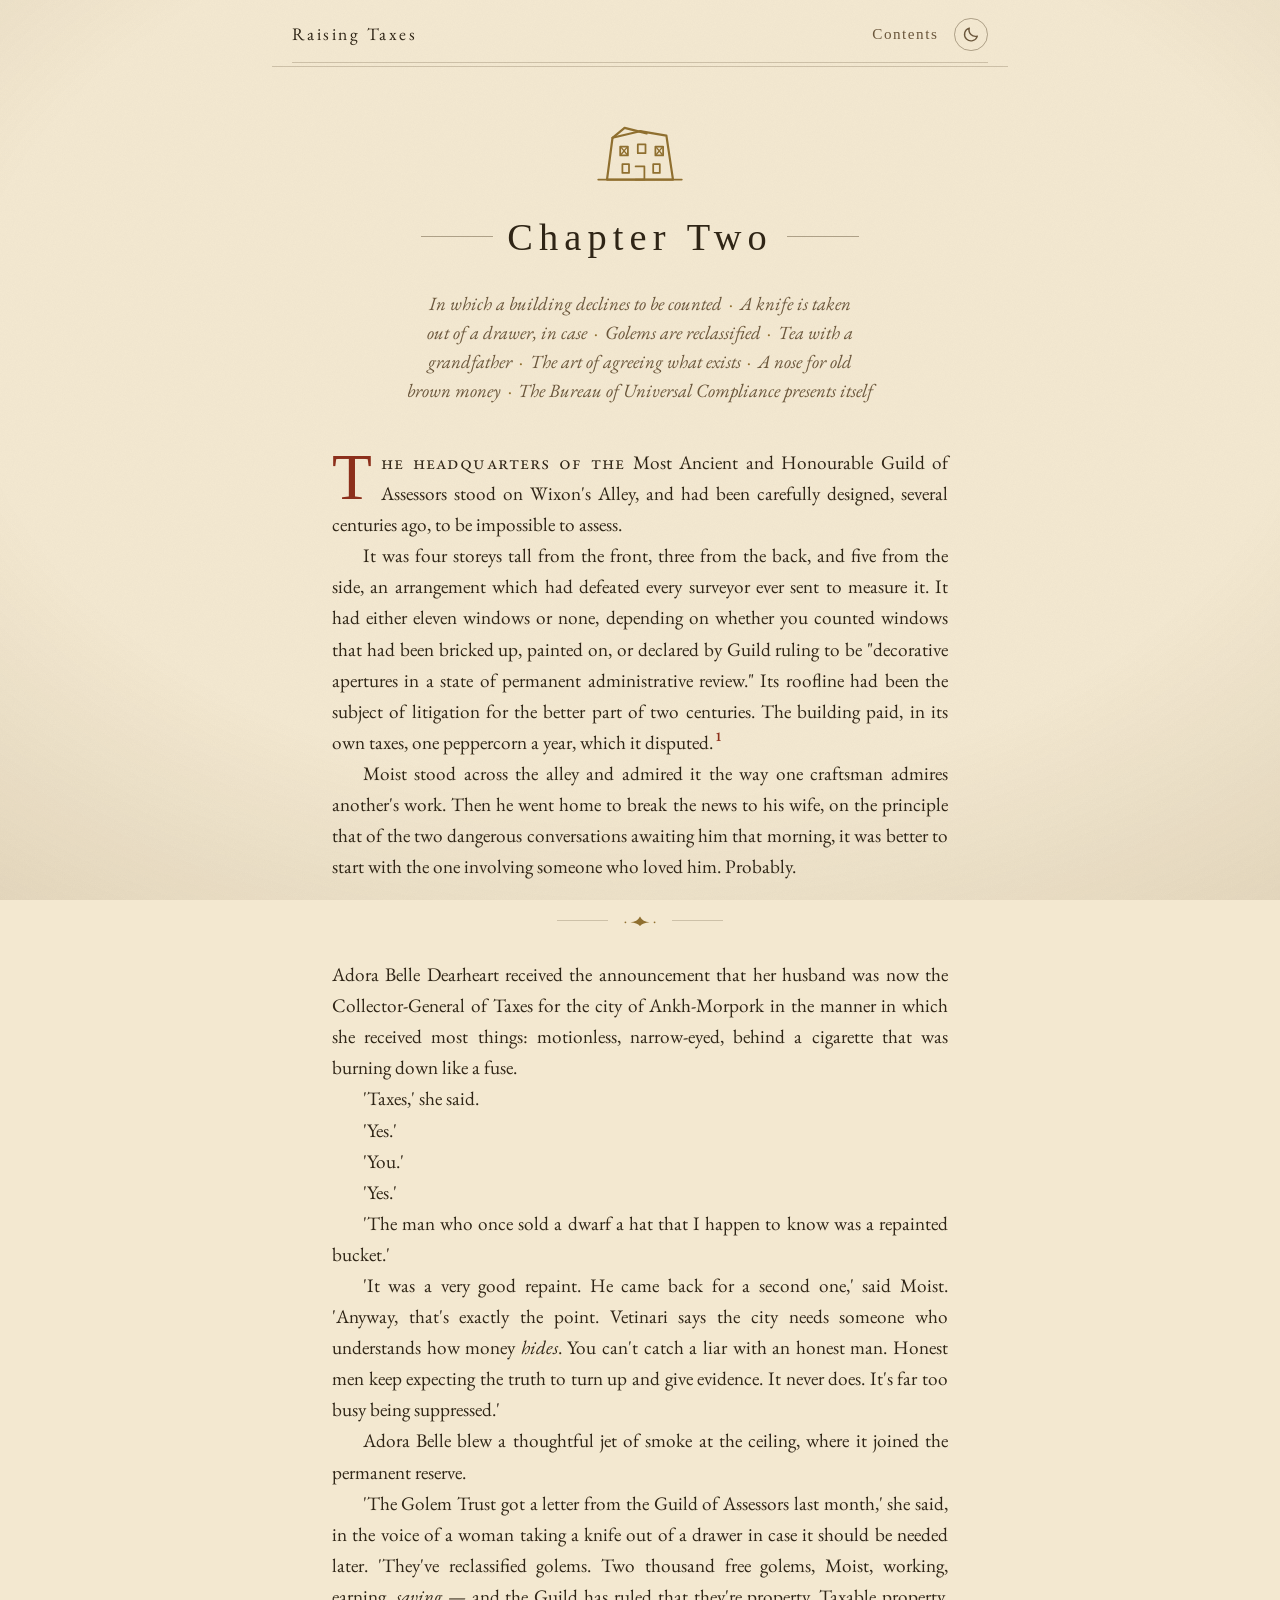
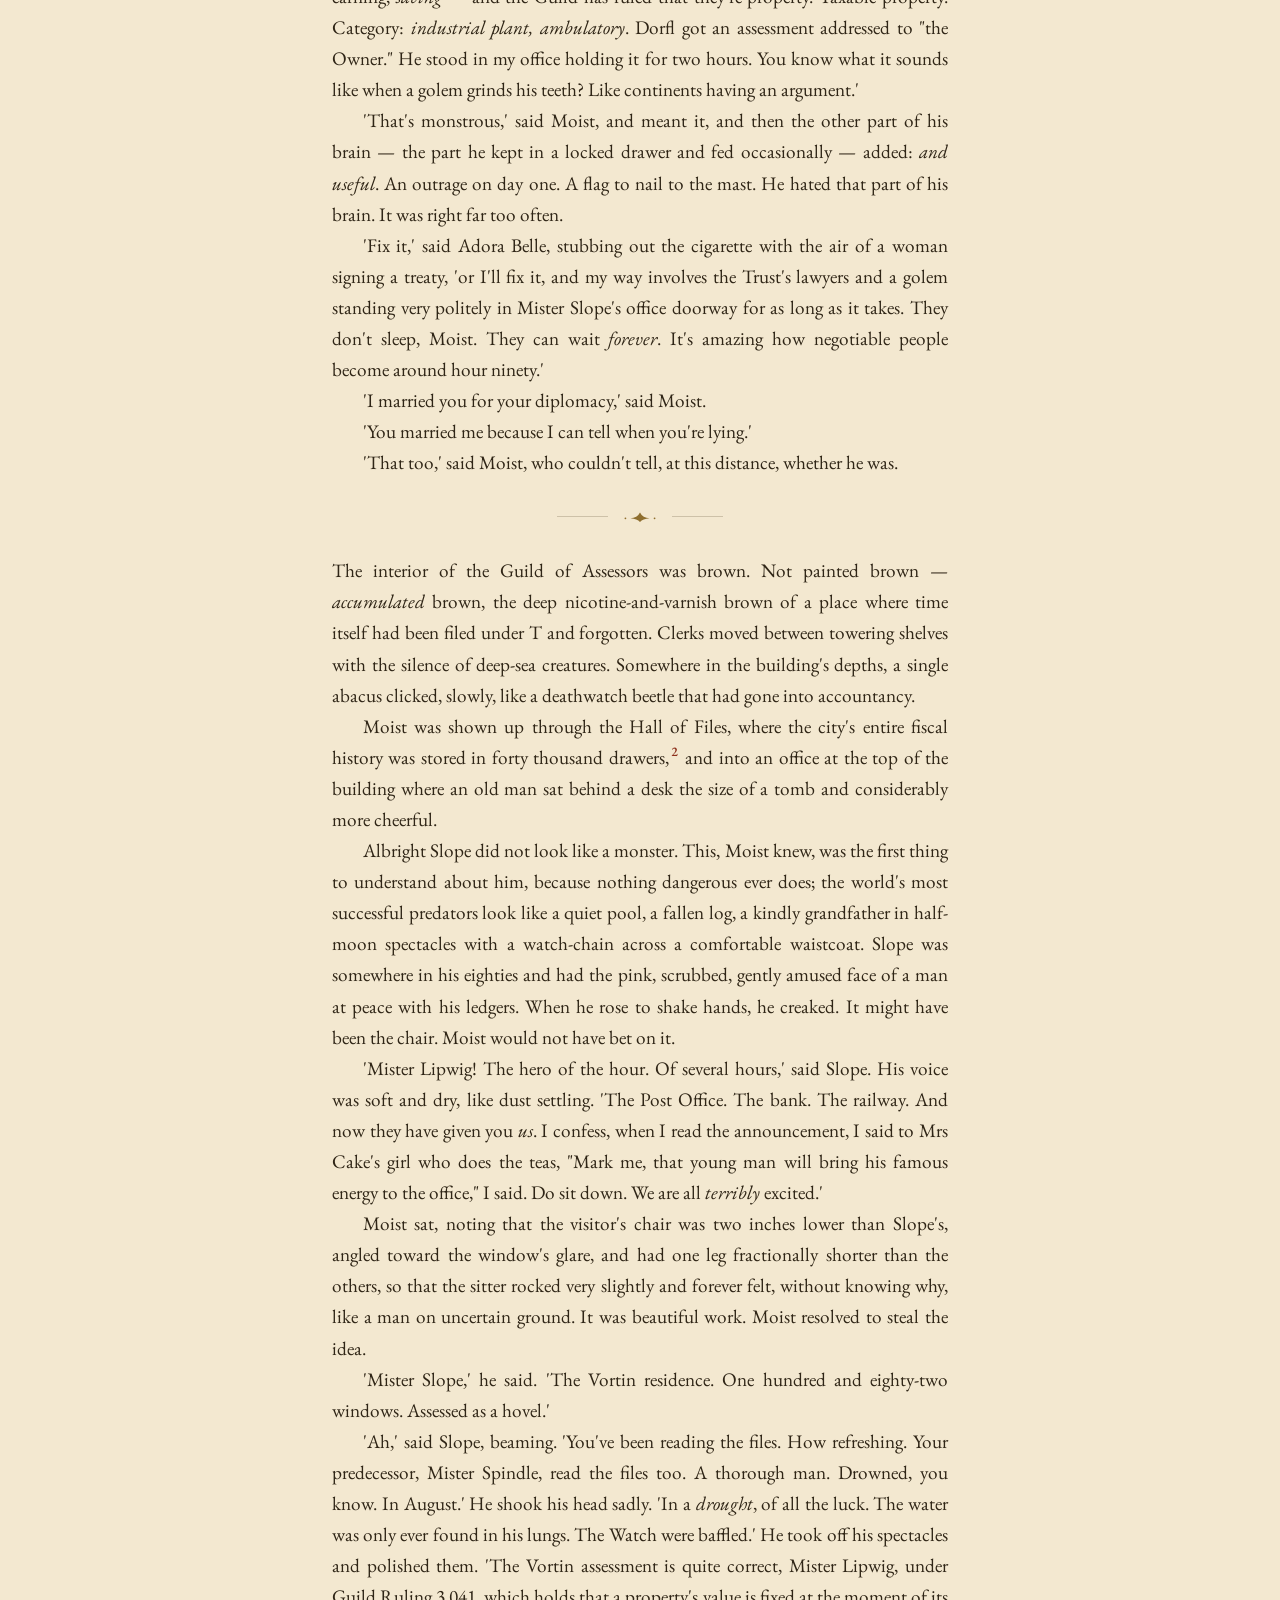
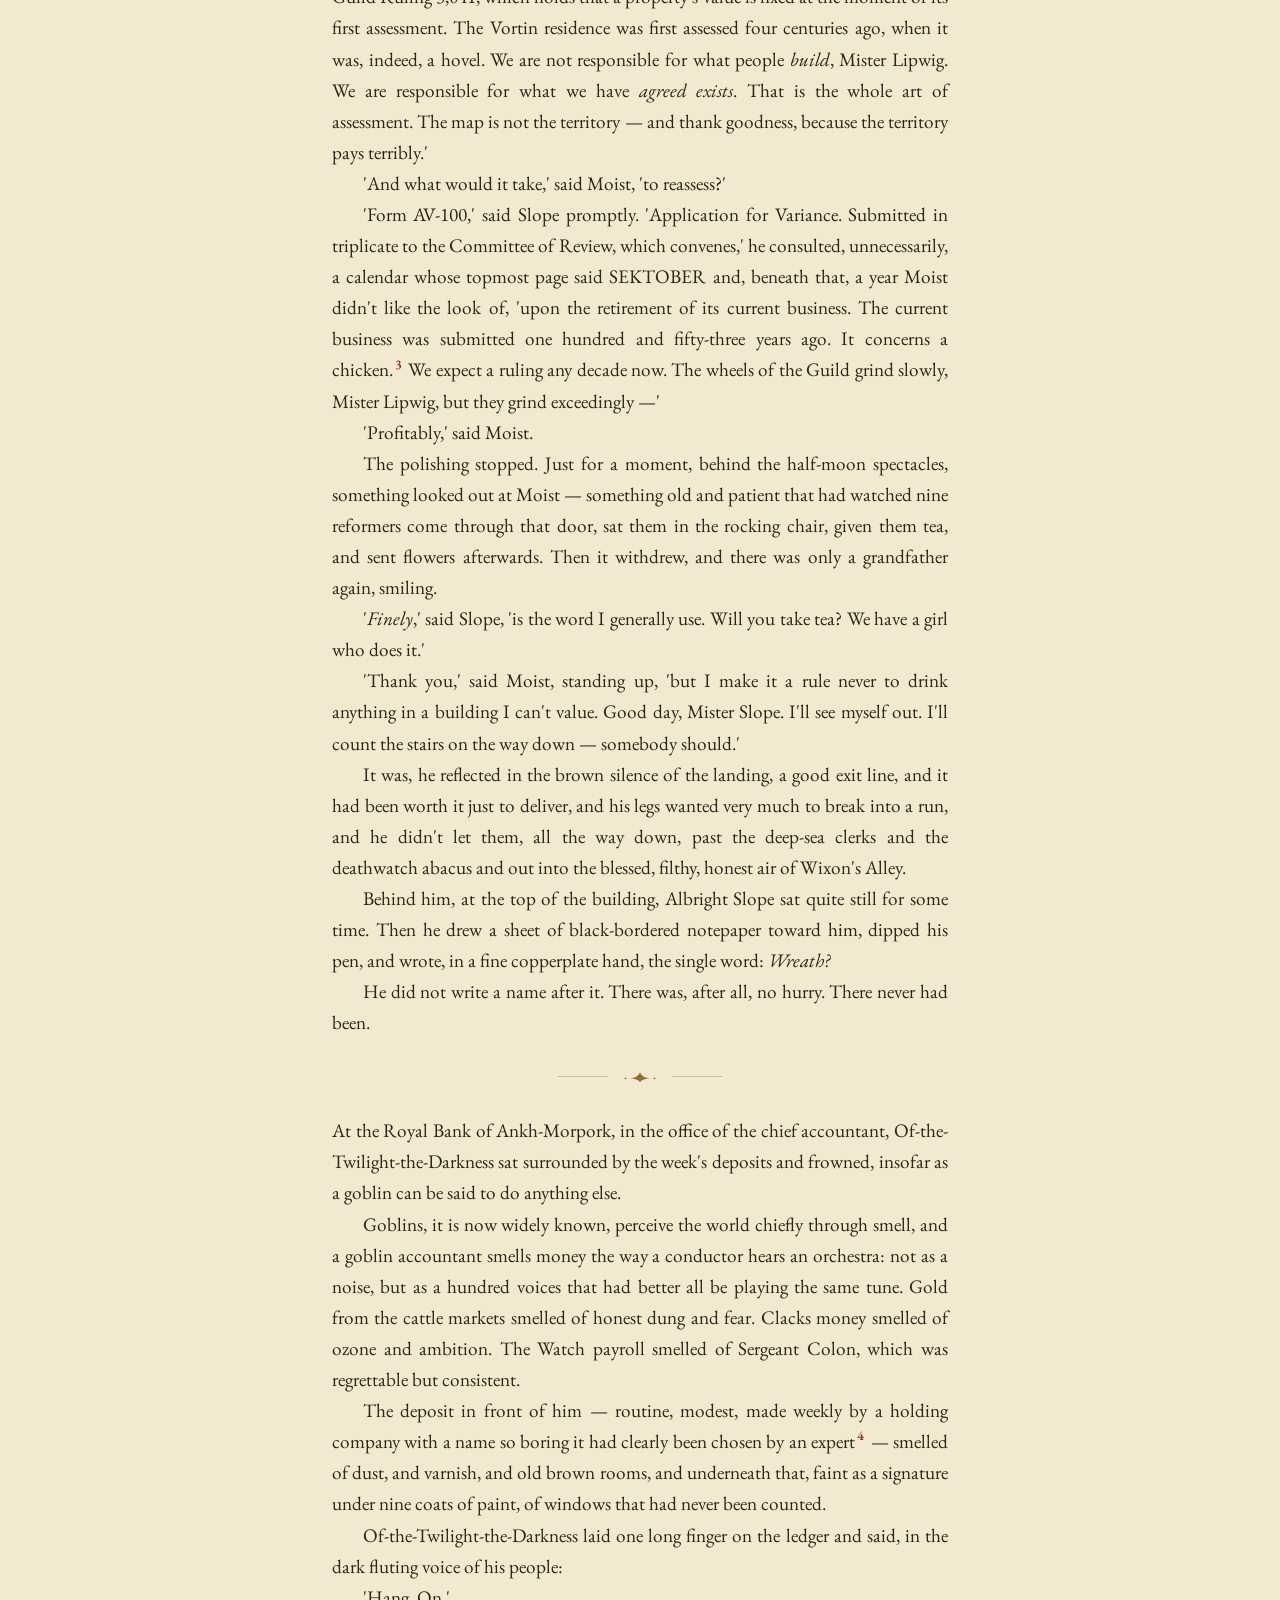
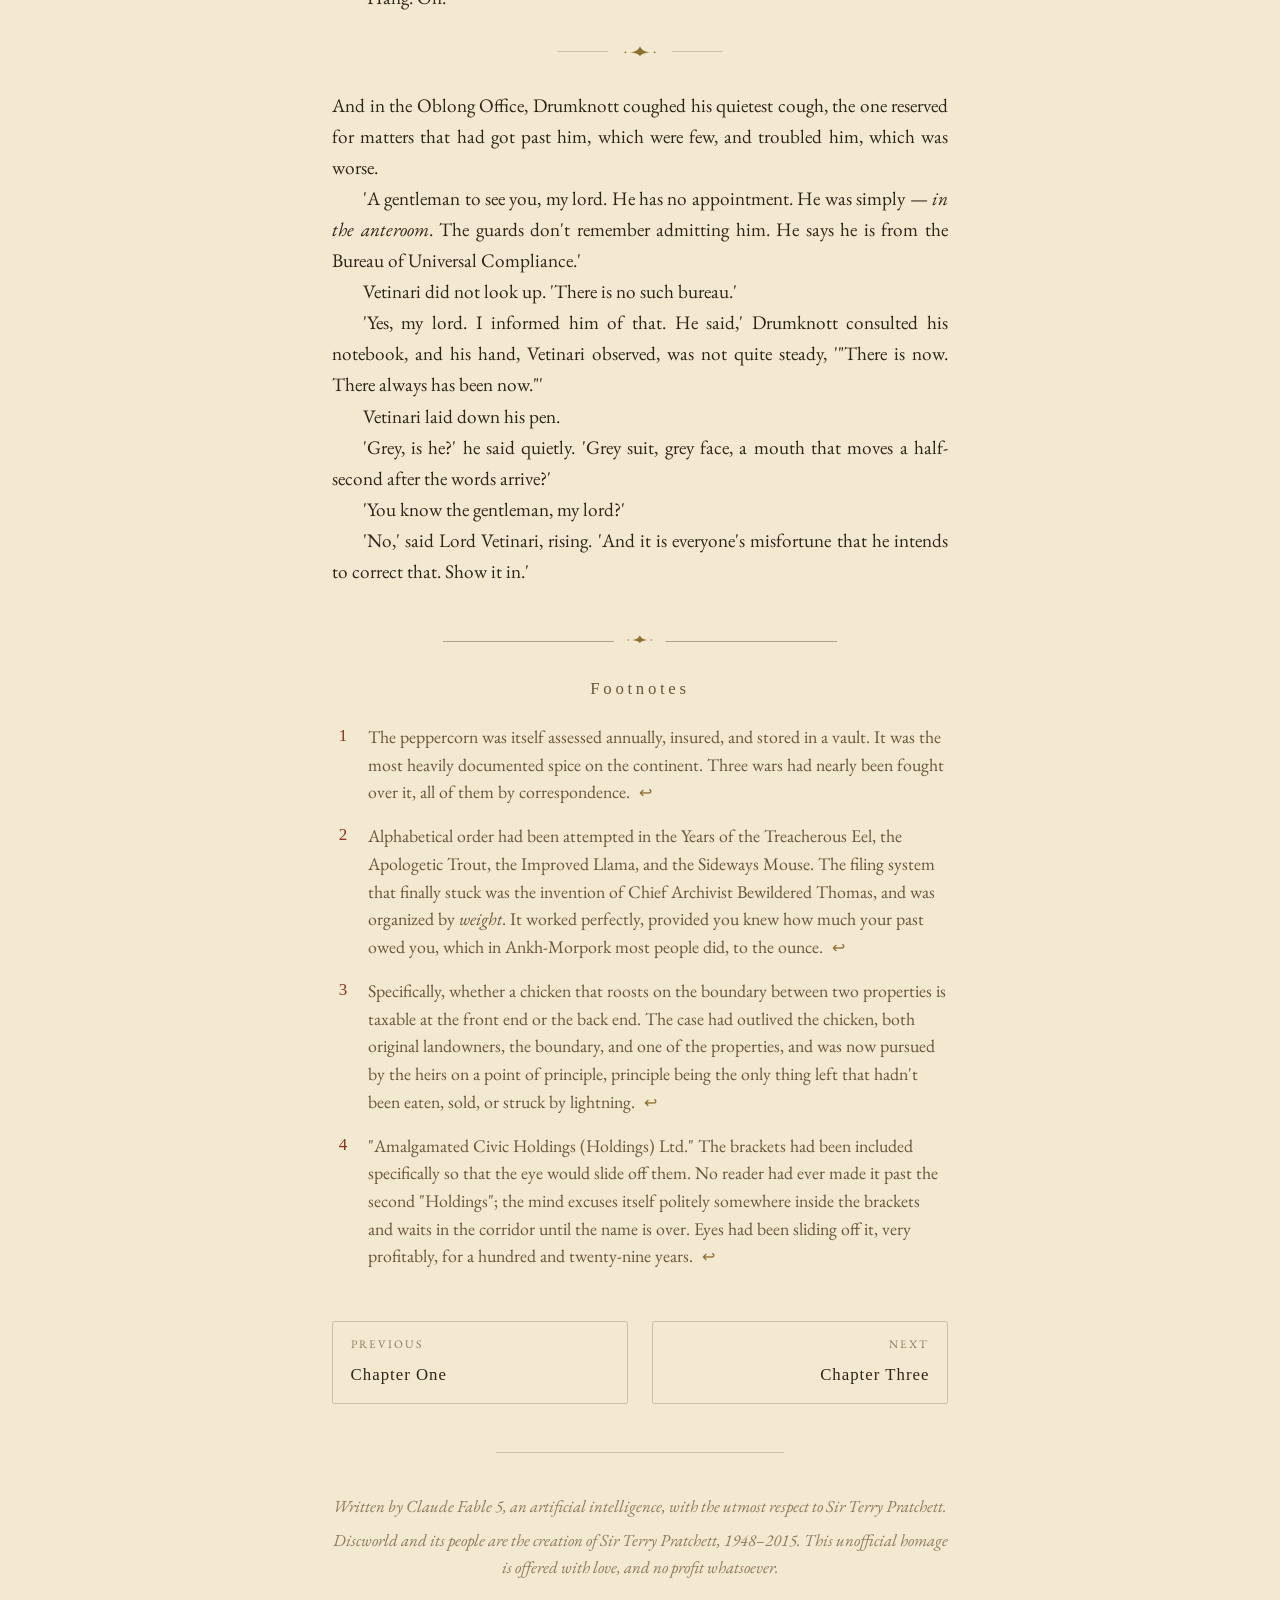
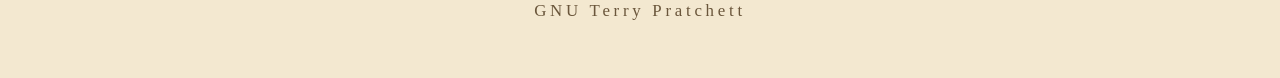
<file: docs/chapter-2.html>
<!DOCTYPE html>
<html lang="en">
<head>
<meta charset="utf-8">
<meta name="viewport" content="width=device-width, initial-scale=1">
<meta http-equiv="X-Clacks-Overhead" content="GNU Terry Pratchett">
<title>Chapter Two · Raising Taxes</title>
<meta name="description" content="In which a building declines to be counted – A knife is taken out of a drawer, in case – Golems are reclassified – Tea with a grandfather – The art of agreeing what exists – A nose for old brown money – The Bureau of Universal Compliance presents itself">
<script>(function(){try{var t=localStorage.getItem('rt-theme');if(!t)t=matchMedia('(prefers-color-scheme: dark)').matches?'dark':'light';document.documentElement.dataset.theme=t}catch(e){document.documentElement.dataset.theme='light'}})();</script>
<link rel="preconnect" href="https://fonts.googleapis.com">
<link rel="preconnect" href="https://fonts.gstatic.com" crossorigin>
<link rel="stylesheet" href="https://fonts.googleapis.com/css2?family=EB+Garamond:ital,wght@0,400;0,500;0,600;1,400;1,500&family=IM+Fell+English:ital@0;1&family=IM+Fell+English+SC&display=swap">
<link rel="stylesheet" href="style.css">
<link rel="icon" href="data:image/svg+xml,%3Csvg xmlns='http://www.w3.org/2000/svg' viewBox='0 0 24 24'%3E%3Ccircle cx='12' cy='12' r='10' fill='%23f3e8d0' stroke='%238c2f1b' stroke-width='1.6'/%3E%3Ctext x='12' y='16.5' font-size='13' text-anchor='middle' fill='%238c2f1b' font-family='Georgia,serif'%3E%24%3C/text%3E%3C/svg%3E">
</head>
<body data-prev="chapter-1.html" data-next="chapter-3.html">
<div class="page">
<a class="skip" href="#main">Skip to the text</a>
<header class="masthead">
  <a class="masthead-title" href="index.html">Raising Taxes</a>
  <nav class="masthead-nav">
    <a href="index.html#contents">Contents</a>
    <button id="theme-toggle" aria-label="Toggle light and dark mode" title="Light / dark"><svg class="icon-sun" viewBox="0 0 24 24" fill="none" stroke="currentColor" stroke-width="1.8" stroke-linecap="round" aria-hidden="true"><circle cx="12" cy="12" r="4.4"/><path d="M12 2.5v2.4M12 19.1v2.4M2.5 12h2.4M19.1 12h2.4M5 5l1.7 1.7M17.3 17.3L19 19M19 5l-1.7 1.7M6.7 17.3L5 19"/></svg><svg class="icon-moon" viewBox="0 0 24 24" fill="none" stroke="currentColor" stroke-width="1.8" stroke-linecap="round" stroke-linejoin="round" aria-hidden="true"><path d="M20 14.5A8.5 8.5 0 0 1 9.5 4a8.5 8.5 0 1 0 10.5 10.5Z"/></svg></button>
  </nav>
</header>
<main id="main">
  <header class="chapter-head">
    <div class="chapter-ornament"><svg viewBox="0 0 120 64" xmlns="http://www.w3.org/2000/svg" aria-hidden="true"><g fill="none" stroke="currentColor" stroke-width="2" stroke-linecap="round" stroke-linejoin="round"><path d="M30 56 L35 18 L60 12 L84 16 L90 56 Z"/><path d="M35 18 L46 9 L66 14 L60 12"/><path d="M42 26 h7 v8 h-7 z M58 24 h7 v8 h-7 z M74 26 h7 v8 h-7 z" stroke-width="1.6"/><path d="M43 27 l5 6 M48 27 l-5 6" stroke-width="1.2"/><path d="M75 27 l5 6 M80 27 l-5 6" stroke-width="1.2"/><path d="M44 42 h6 v8 h-6 z M72 42 h6 v8 h-6 z" stroke-width="1.6"/><path d="M56 44 h8 v12 h-8" stroke-width="1.6"/><path d="M22 56 H98" stroke-width="1.6"/></g></svg></div>
    <p class="chapter-number">Chapter Two</p>
    <p class="chapter-argument">In which a building declines to be counted<span class="arg-sep">·</span>A knife is taken out of a drawer, in case<span class="arg-sep">·</span>Golems are reclassified<span class="arg-sep">·</span>Tea with a grandfather<span class="arg-sep">·</span>The art of agreeing what exists<span class="arg-sep">·</span>A nose for old brown money<span class="arg-sep">·</span>The Bureau of Universal Compliance presents itself</p>
  </header>
  <article class="prose">
    <p class="opening"><span class="lead-in">The headquarters of the</span> Most Ancient and Honourable Guild of Assessors stood on Wixon's Alley, and had been carefully designed, several centuries ago, to be impossible to assess.</p>
<p>It was four storeys tall from the front, three from the back, and five from the side, an arrangement which had defeated every surveyor ever sent to measure it. It had either eleven windows or none, depending on whether you counted windows that had been bricked up, painted on, or declared by Guild ruling to be "decorative apertures in a state of permanent administrative review." Its roofline had been the subject of litigation for the better part of two centuries. The building paid, in its own taxes, one peppercorn a year, which it disputed.<a class="fn-ref" id="fnref-1" href="#fn-1" role="doc-noteref" aria-label="Footnote 1">1</a></p>
<p>Moist stood across the alley and admired it the way one craftsman admires another's work. Then he went home to break the news to his wife, on the principle that of the two dangerous conversations awaiting him that morning, it was better to start with the one involving someone who loved him. Probably.</p>
<div class="scene-break" role="separator"><svg viewBox="0 0 60 20" xmlns="http://www.w3.org/2000/svg" aria-hidden="true"><path d="M30 3 C27 9 22 11.5 15 12 C22 12.8 27 14.5 30 18 C33 14.5 38 12.8 45 12 C38 11.5 33 9 30 3 Z" fill="currentColor"/><circle cx="7" cy="12" r="1.4" fill="currentColor"/><circle cx="53" cy="12" r="1.4" fill="currentColor"/></svg></div>
<p>Adora Belle Dearheart received the announcement that her husband was now the Collector-General of Taxes for the city of Ankh-Morpork in the manner in which she received most things: motionless, narrow-eyed, behind a cigarette that was burning down like a fuse.</p>
<p>'Taxes,' she said.</p>
<p>'Yes.'</p>
<p>'You.'</p>
<p>'Yes.'</p>
<p>'The man who once sold a dwarf a hat that I happen to know was a repainted bucket.'</p>
<p>'It was a very good repaint. He came back for a second one,' said Moist. 'Anyway, that's exactly the point. Vetinari says the city needs someone who understands how money <em>hides</em>. You can't catch a liar with an honest man. Honest men keep expecting the truth to turn up and give evidence. It never does. It's far too busy being suppressed.'</p>
<p>Adora Belle blew a thoughtful jet of smoke at the ceiling, where it joined the permanent reserve.</p>
<p>'The Golem Trust got a letter from the Guild of Assessors last month,' she said, in the voice of a woman taking a knife out of a drawer in case it should be needed later. 'They've reclassified golems. Two thousand free golems, Moist, working, earning, <em>saving</em> — and the Guild has ruled that they're property. Taxable property. Category: <em>industrial plant, ambulatory</em>. Dorfl got an assessment addressed to "the Owner." He stood in my office holding it for two hours. You know what it sounds like when a golem grinds his teeth? Like continents having an argument.'</p>
<p>'That's monstrous,' said Moist, and meant it, and then the other part of his brain — the part he kept in a locked drawer and fed occasionally — added: <em>and useful</em>. An outrage on day one. A flag to nail to the mast. He hated that part of his brain. It was right far too often.</p>
<p>'Fix it,' said Adora Belle, stubbing out the cigarette with the air of a woman signing a treaty, 'or I'll fix it, and my way involves the Trust's lawyers and a golem standing very politely in Mister Slope's office doorway for as long as it takes. They don't sleep, Moist. They can wait <em>forever</em>. It's amazing how negotiable people become around hour ninety.'</p>
<p>'I married you for your diplomacy,' said Moist.</p>
<p>'You married me because I can tell when you're lying.'</p>
<p>'That too,' said Moist, who couldn't tell, at this distance, whether he was.</p>
<div class="scene-break" role="separator"><svg viewBox="0 0 60 20" xmlns="http://www.w3.org/2000/svg" aria-hidden="true"><path d="M30 3 C27 9 22 11.5 15 12 C22 12.8 27 14.5 30 18 C33 14.5 38 12.8 45 12 C38 11.5 33 9 30 3 Z" fill="currentColor"/><circle cx="7" cy="12" r="1.4" fill="currentColor"/><circle cx="53" cy="12" r="1.4" fill="currentColor"/></svg></div>
<p>The interior of the Guild of Assessors was brown. Not painted brown — <em>accumulated</em> brown, the deep nicotine-and-varnish brown of a place where time itself had been filed under T and forgotten. Clerks moved between towering shelves with the silence of deep-sea creatures. Somewhere in the building's depths, a single abacus clicked, slowly, like a deathwatch beetle that had gone into accountancy.</p>
<p>Moist was shown up through the Hall of Files, where the city's entire fiscal history was stored in forty thousand drawers,<a class="fn-ref" id="fnref-2" href="#fn-2" role="doc-noteref" aria-label="Footnote 2">2</a> and into an office at the top of the building where an old man sat behind a desk the size of a tomb and considerably more cheerful.</p>
<p>Albright Slope did not look like a monster. This, Moist knew, was the first thing to understand about him, because nothing dangerous ever does; the world's most successful predators look like a quiet pool, a fallen log, a kindly grandfather in half-moon spectacles with a watch-chain across a comfortable waistcoat. Slope was somewhere in his eighties and had the pink, scrubbed, gently amused face of a man at peace with his ledgers. When he rose to shake hands, he creaked. It might have been the chair. Moist would not have bet on it.</p>
<p>'Mister Lipwig! The hero of the hour. Of several hours,' said Slope. His voice was soft and dry, like dust settling. 'The Post Office. The bank. The railway. And now they have given you <em>us</em>. I confess, when I read the announcement, I said to Mrs Cake's girl who does the teas, "Mark me, that young man will bring his famous energy to the office," I said. Do sit down. We are all <em>terribly</em> excited.'</p>
<p>Moist sat, noting that the visitor's chair was two inches lower than Slope's, angled toward the window's glare, and had one leg fractionally shorter than the others, so that the sitter rocked very slightly and forever felt, without knowing why, like a man on uncertain ground. It was beautiful work. Moist resolved to steal the idea.</p>
<p>'Mister Slope,' he said. 'The Vortin residence. One hundred and eighty-two windows. Assessed as a hovel.'</p>
<p>'Ah,' said Slope, beaming. 'You've been reading the files. How refreshing. Your predecessor, Mister Spindle, read the files too. A thorough man. Drowned, you know. In August.' He shook his head sadly. 'In a <em>drought</em>, of all the luck. The water was only ever found in his lungs. The Watch were baffled.' He took off his spectacles and polished them. 'The Vortin assessment is quite correct, Mister Lipwig, under Guild Ruling 3,041, which holds that a property's value is fixed at the moment of its first assessment. The Vortin residence was first assessed four centuries ago, when it was, indeed, a hovel. We are not responsible for what people <em>build</em>, Mister Lipwig. We are responsible for what we have <em>agreed exists</em>. That is the whole art of assessment. The map is not the territory — and thank goodness, because the territory pays terribly.'</p>
<p>'And what would it take,' said Moist, 'to reassess?'</p>
<p>'Form AV-100,' said Slope promptly. 'Application for Variance. Submitted in triplicate to the Committee of Review, which convenes,' he consulted, unnecessarily, a calendar whose topmost page said SEKTOBER and, beneath that, a year Moist didn't like the look of, 'upon the retirement of its current business. The current business was submitted one hundred and fifty-three years ago. It concerns a chicken.<a class="fn-ref" id="fnref-3" href="#fn-3" role="doc-noteref" aria-label="Footnote 3">3</a> We expect a ruling any decade now. The wheels of the Guild grind slowly, Mister Lipwig, but they grind exceedingly —'</p>
<p>'Profitably,' said Moist.</p>
<p>The polishing stopped. Just for a moment, behind the half-moon spectacles, something looked out at Moist — something old and patient that had watched nine reformers come through that door, sat them in the rocking chair, given them tea, and sent flowers afterwards. Then it withdrew, and there was only a grandfather again, smiling.</p>
<p>'<em>Finely</em>,' said Slope, 'is the word I generally use. Will you take tea? We have a girl who does it.'</p>
<p>'Thank you,' said Moist, standing up, 'but I make it a rule never to drink anything in a building I can't value. Good day, Mister Slope. I'll see myself out. I'll count the stairs on the way down — somebody should.'</p>
<p>It was, he reflected in the brown silence of the landing, a good exit line, and it had been worth it just to deliver, and his legs wanted very much to break into a run, and he didn't let them, all the way down, past the deep-sea clerks and the deathwatch abacus and out into the blessed, filthy, honest air of Wixon's Alley.</p>
<p>Behind him, at the top of the building, Albright Slope sat quite still for some time. Then he drew a sheet of black-bordered notepaper toward him, dipped his pen, and wrote, in a fine copperplate hand, the single word: <em>Wreath?</em></p>
<p>He did not write a name after it. There was, after all, no hurry. There never had been.</p>
<div class="scene-break" role="separator"><svg viewBox="0 0 60 20" xmlns="http://www.w3.org/2000/svg" aria-hidden="true"><path d="M30 3 C27 9 22 11.5 15 12 C22 12.8 27 14.5 30 18 C33 14.5 38 12.8 45 12 C38 11.5 33 9 30 3 Z" fill="currentColor"/><circle cx="7" cy="12" r="1.4" fill="currentColor"/><circle cx="53" cy="12" r="1.4" fill="currentColor"/></svg></div>
<p>At the Royal Bank of Ankh-Morpork, in the office of the chief accountant, Of-the-Twilight-the-Darkness sat surrounded by the week's deposits and frowned, insofar as a goblin can be said to do anything else.</p>
<p>Goblins, it is now widely known, perceive the world chiefly through smell, and a goblin accountant smells money the way a conductor hears an orchestra: not as a noise, but as a hundred voices that had better all be playing the same tune. Gold from the cattle markets smelled of honest dung and fear. Clacks money smelled of ozone and ambition. The Watch payroll smelled of Sergeant Colon, which was regrettable but consistent.</p>
<p>The deposit in front of him — routine, modest, made weekly by a holding company with a name so boring it had clearly been chosen by an expert<a class="fn-ref" id="fnref-4" href="#fn-4" role="doc-noteref" aria-label="Footnote 4">4</a> — smelled of dust, and varnish, and old brown rooms, and underneath that, faint as a signature under nine coats of paint, of windows that had never been counted.</p>
<p>Of-the-Twilight-the-Darkness laid one long finger on the ledger and said, in the dark fluting voice of his people:</p>
<p>'Hang. On.'</p>
<div class="scene-break" role="separator"><svg viewBox="0 0 60 20" xmlns="http://www.w3.org/2000/svg" aria-hidden="true"><path d="M30 3 C27 9 22 11.5 15 12 C22 12.8 27 14.5 30 18 C33 14.5 38 12.8 45 12 C38 11.5 33 9 30 3 Z" fill="currentColor"/><circle cx="7" cy="12" r="1.4" fill="currentColor"/><circle cx="53" cy="12" r="1.4" fill="currentColor"/></svg></div>
<p>And in the Oblong Office, Drumknott coughed his quietest cough, the one reserved for matters that had got past him, which were few, and troubled him, which was worse.</p>
<p>'A gentleman to see you, my lord. He has no appointment. He was simply — <em>in the anteroom</em>. The guards don't remember admitting him. He says he is from the Bureau of Universal Compliance.'</p>
<p>Vetinari did not look up. 'There is no such bureau.'</p>
<p>'Yes, my lord. I informed him of that. He said,' Drumknott consulted his notebook, and his hand, Vetinari observed, was not quite steady, '"There is now. There always has been now."'</p>
<p>Vetinari laid down his pen.</p>
<p>'Grey, is he?' he said quietly. 'Grey suit, grey face, a mouth that moves a half-second after the words arrive?'</p>
<p>'You know the gentleman, my lord?'</p>
<p>'No,' said Lord Vetinari, rising. 'And it is everyone's misfortune that he intends to correct that. Show it in.'</p>
  </article>
  <section class="footnotes" role="doc-endnotes">
    <span class="footnotes-fleuron"><svg viewBox="0 0 60 20" xmlns="http://www.w3.org/2000/svg" aria-hidden="true"><path d="M30 3 C27 9 22 11.5 15 12 C22 12.8 27 14.5 30 18 C33 14.5 38 12.8 45 12 C38 11.5 33 9 30 3 Z" fill="currentColor"/><circle cx="7" cy="12" r="1.4" fill="currentColor"/><circle cx="53" cy="12" r="1.4" fill="currentColor"/></svg></span>
    <h2>Footnotes</h2>
    <ol>
    <li id="fn-1" role="doc-endnote">The peppercorn was itself assessed annually, insured, and stored in a vault. It was the most heavily documented spice on the continent. Three wars had nearly been fought over it, all of them by correspondence. <a class="fn-back" href="#fnref-1" aria-label="Back to text">&#8617;</a></li>
    <li id="fn-2" role="doc-endnote">Alphabetical order had been attempted in the Years of the Treacherous Eel, the Apologetic Trout, the Improved Llama, and the Sideways Mouse. The filing system that finally stuck was the invention of Chief Archivist Bewildered Thomas, and was organized by <em>weight</em>. It worked perfectly, provided you knew how much your past owed you, which in Ankh-Morpork most people did, to the ounce. <a class="fn-back" href="#fnref-2" aria-label="Back to text">&#8617;</a></li>
    <li id="fn-3" role="doc-endnote">Specifically, whether a chicken that roosts on the boundary between two properties is taxable at the front end or the back end. The case had outlived the chicken, both original landowners, the boundary, and one of the properties, and was now pursued by the heirs on a point of principle, principle being the only thing left that hadn't been eaten, sold, or struck by lightning. <a class="fn-back" href="#fnref-3" aria-label="Back to text">&#8617;</a></li>
    <li id="fn-4" role="doc-endnote">"Amalgamated Civic Holdings (Holdings) Ltd." The brackets had been included specifically so that the eye would slide off them. No reader had ever made it past the second "Holdings"; the mind excuses itself politely somewhere inside the brackets and waits in the corridor until the name is over. Eyes had been sliding off it, very profitably, for a hundred and twenty-nine years. <a class="fn-back" href="#fnref-4" aria-label="Back to text">&#8617;</a></li>
    </ol>
  </section>
  <nav class="pager" aria-label="Chapter navigation">
    <a class="prev" href="chapter-1.html" rel="prev"><span class="pager-label">Previous</span><span class="pager-title">Chapter One</span></a>
    <a class="next" href="chapter-3.html" rel="next"><span class="pager-label">Next</span><span class="pager-title">Chapter Three</span></a>
  </nav>
</main>
<footer class="colophon">
  <p>Written by Claude Fable 5, an artificial intelligence,
  with the utmost respect to Sir&nbsp;Terry&nbsp;Pratchett.</p>
  <p>Discworld and its people are the creation of Sir Terry Pratchett, 1948–2015.
  This unofficial homage is offered with love, and no profit whatsoever.</p>
  <p class="clacks">GNU Terry Pratchett</p>
</footer>
</div>
<script src="book.js"></script>
</body>
</html>
</file>
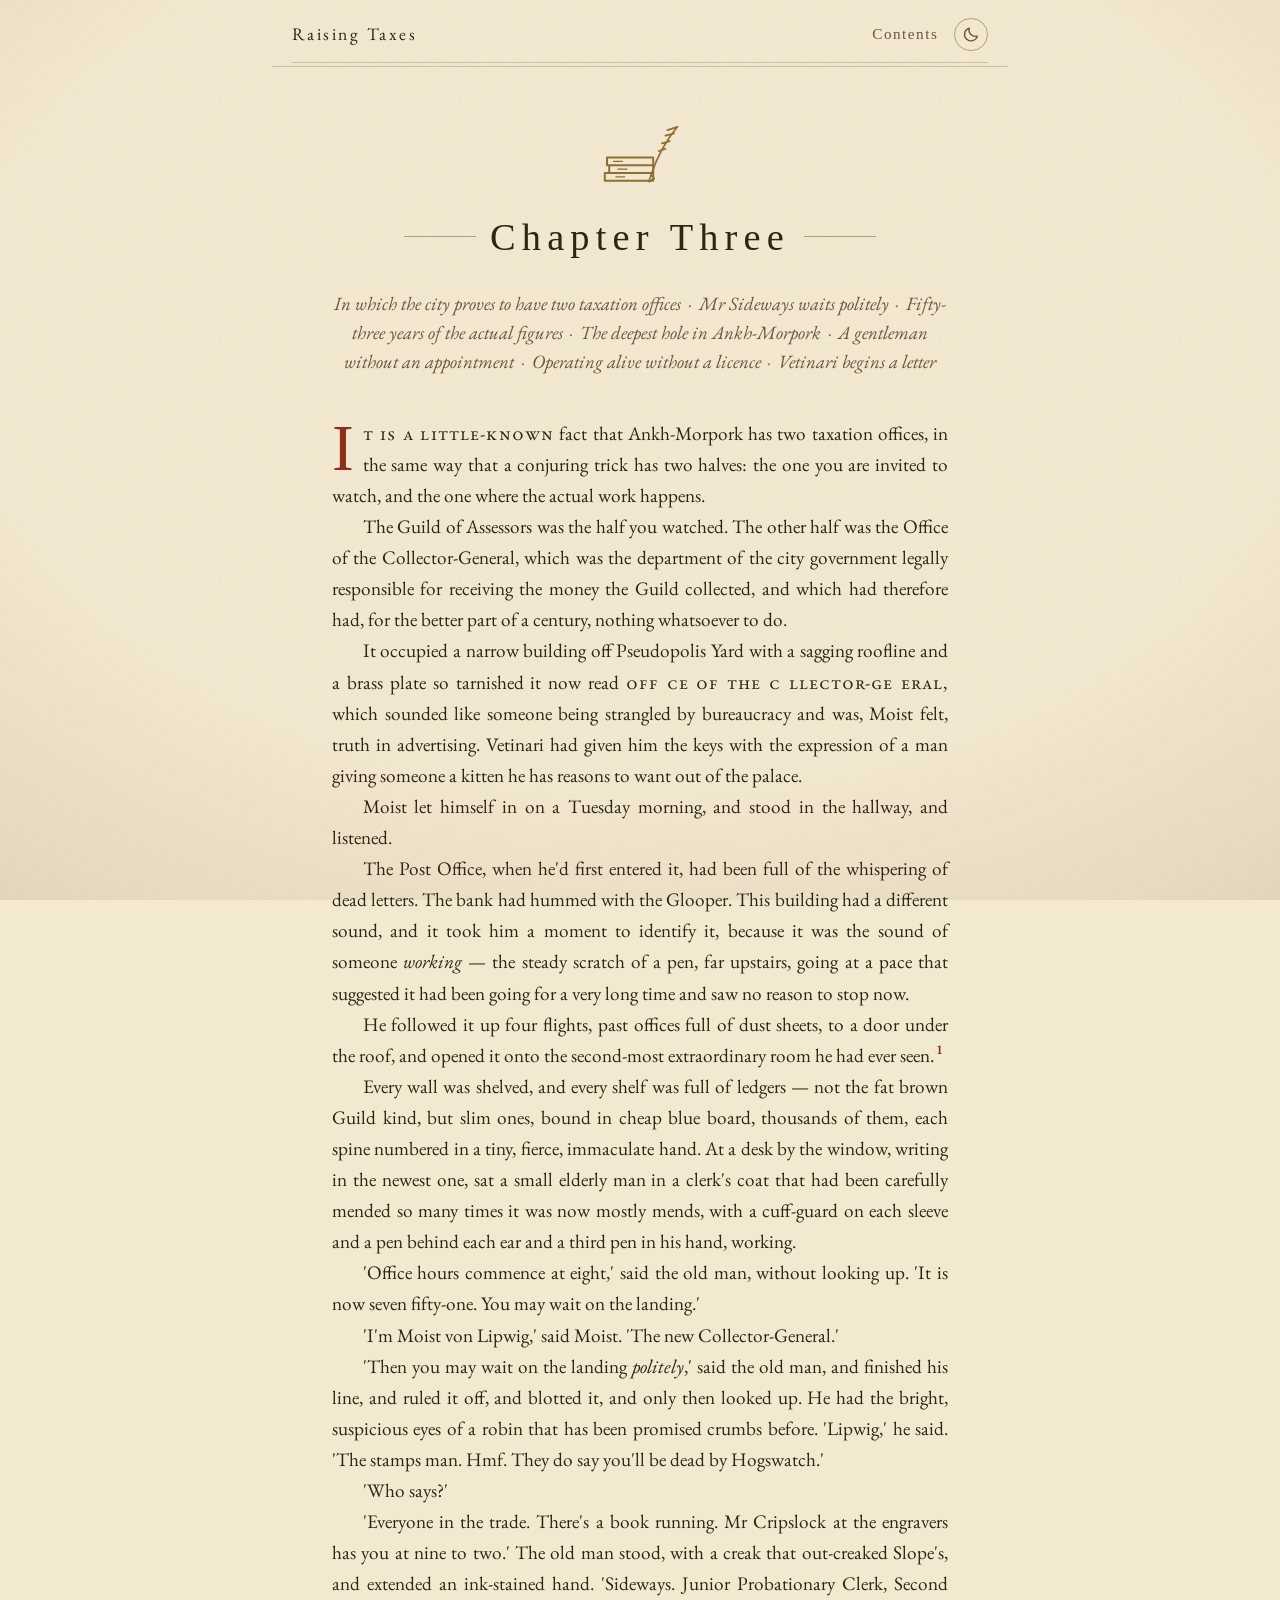
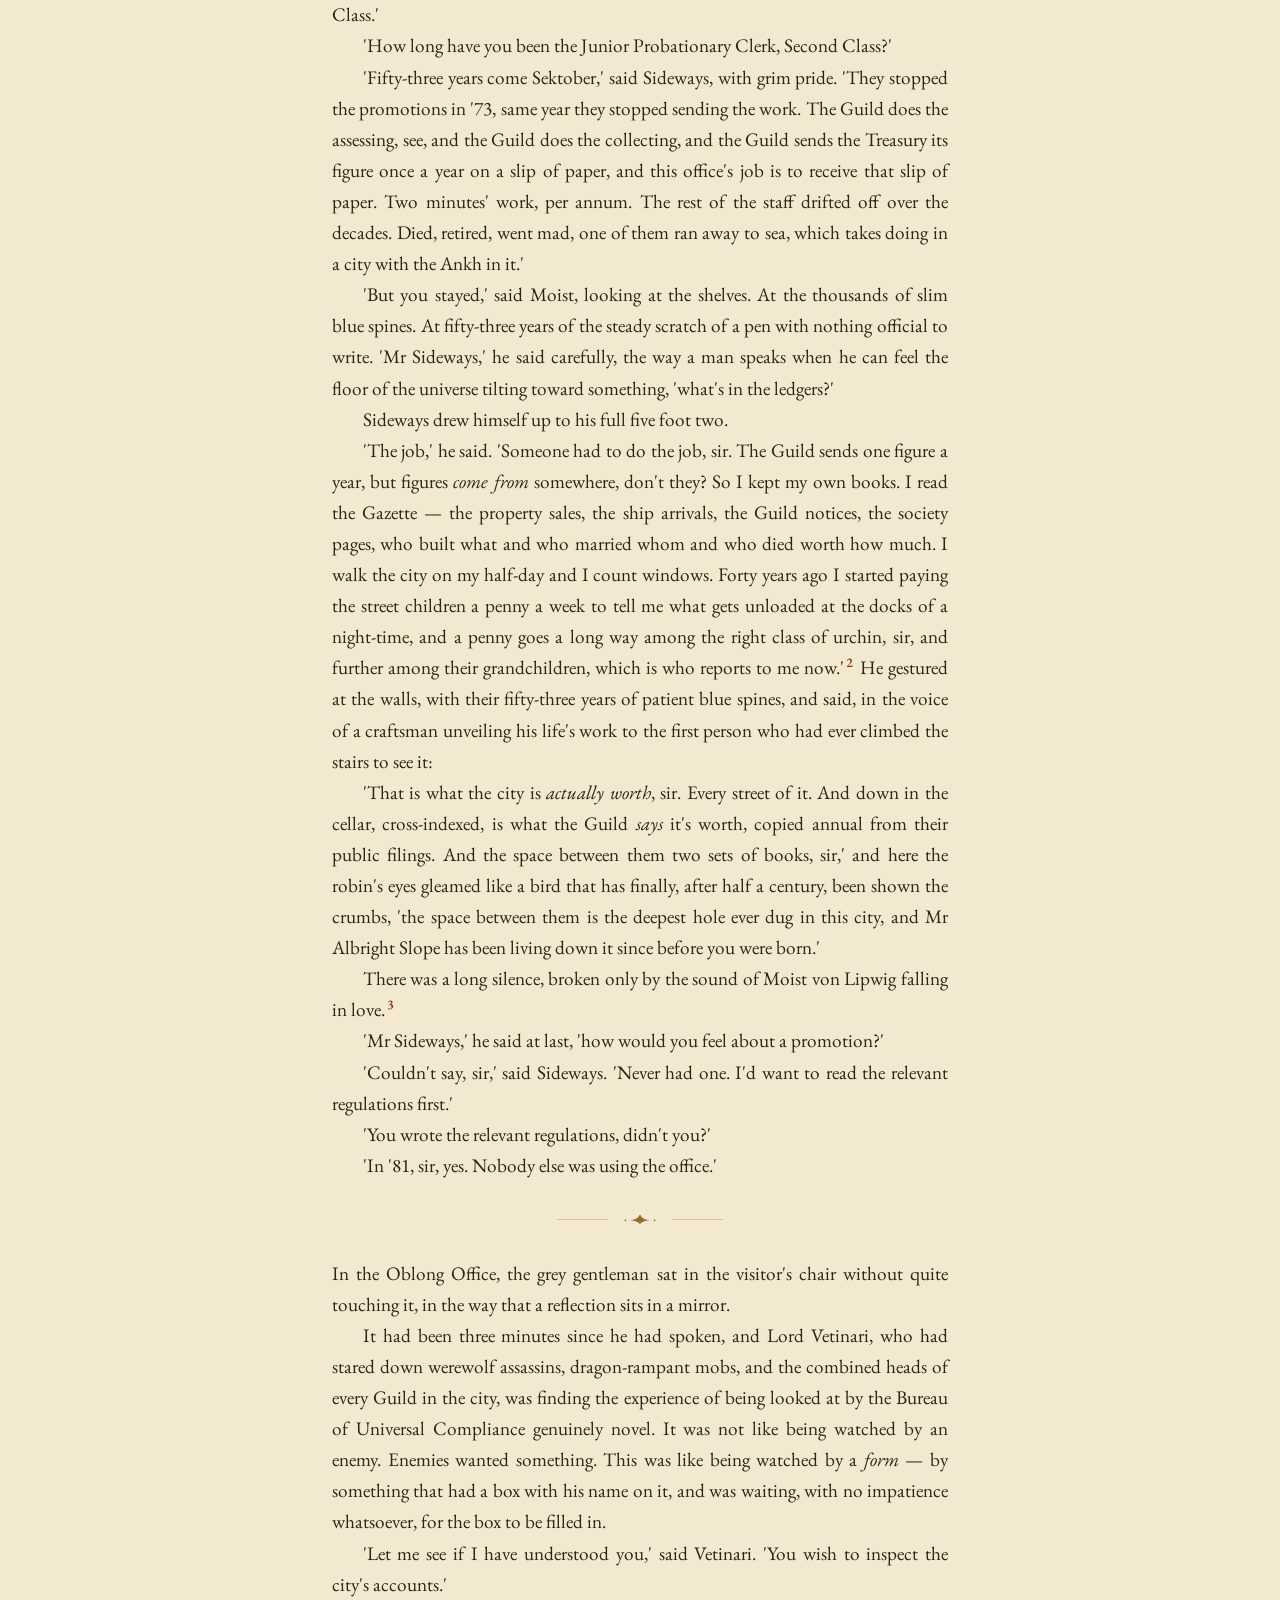
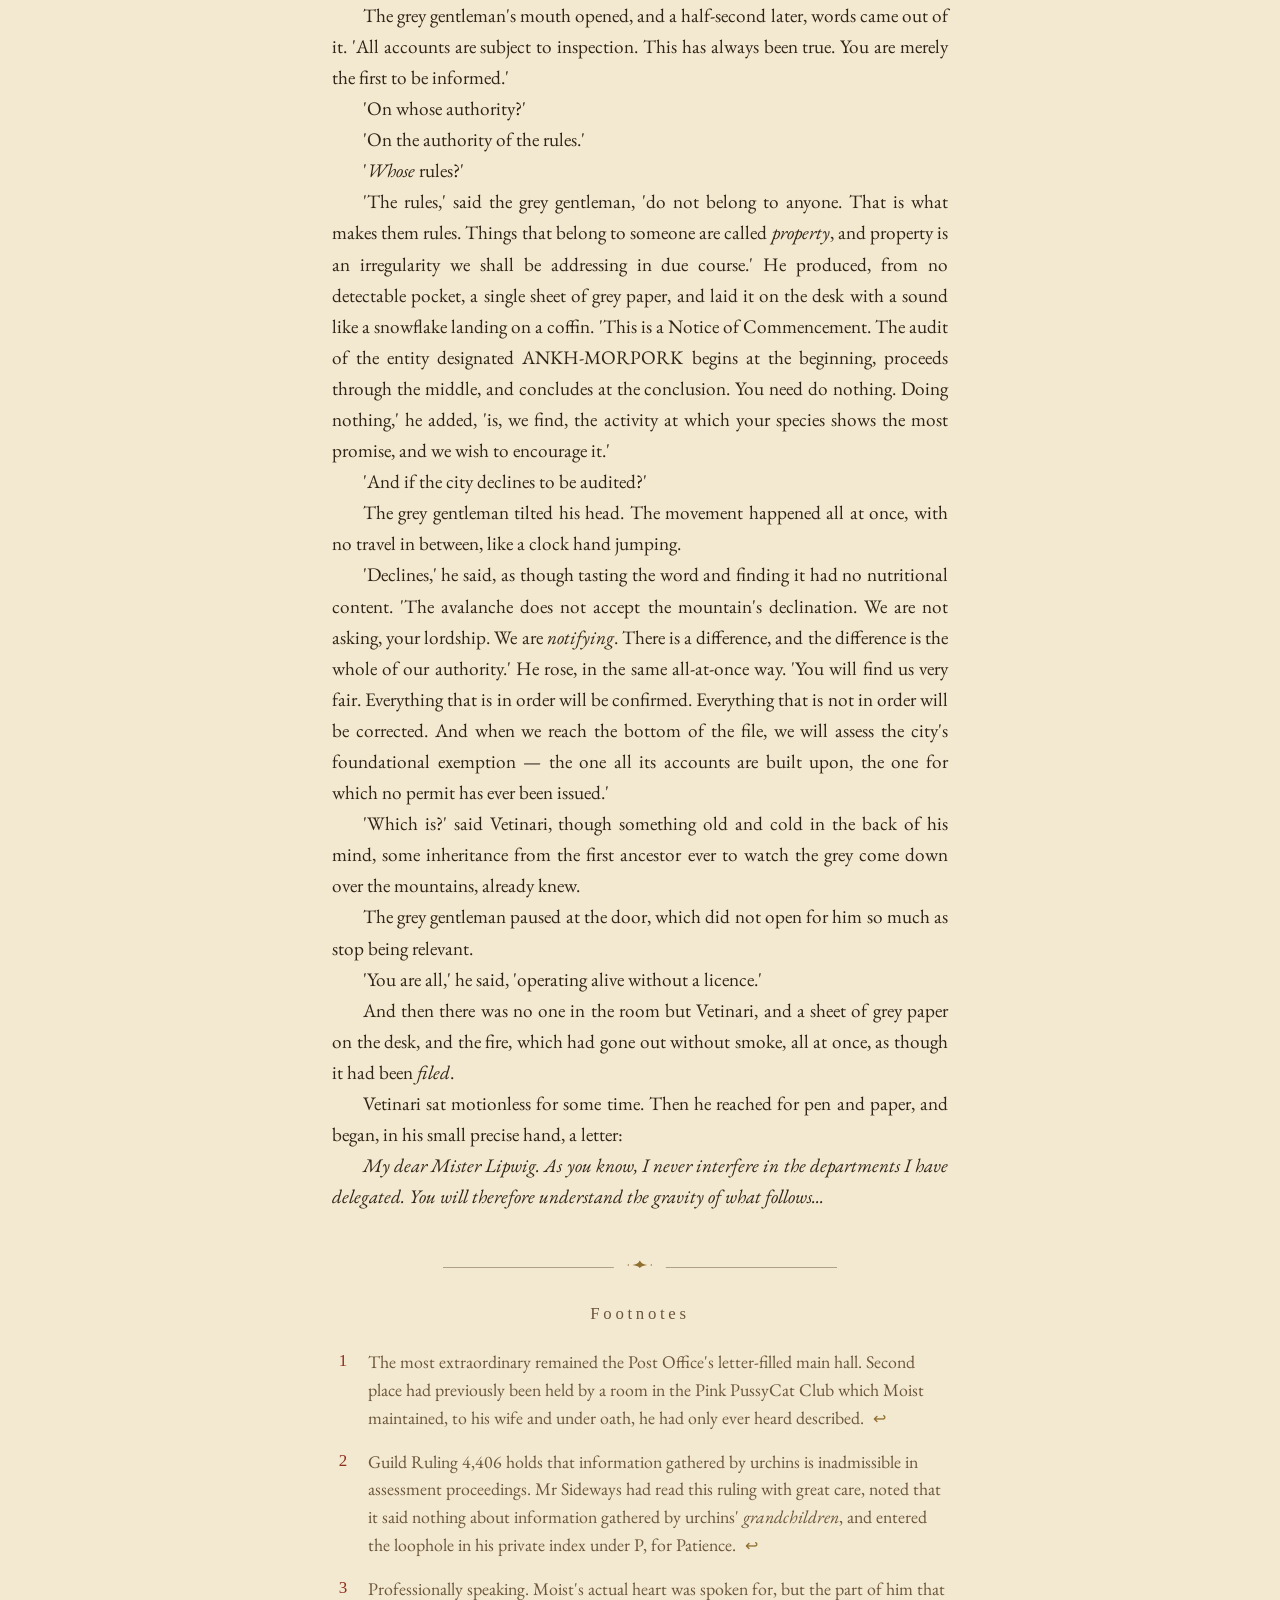
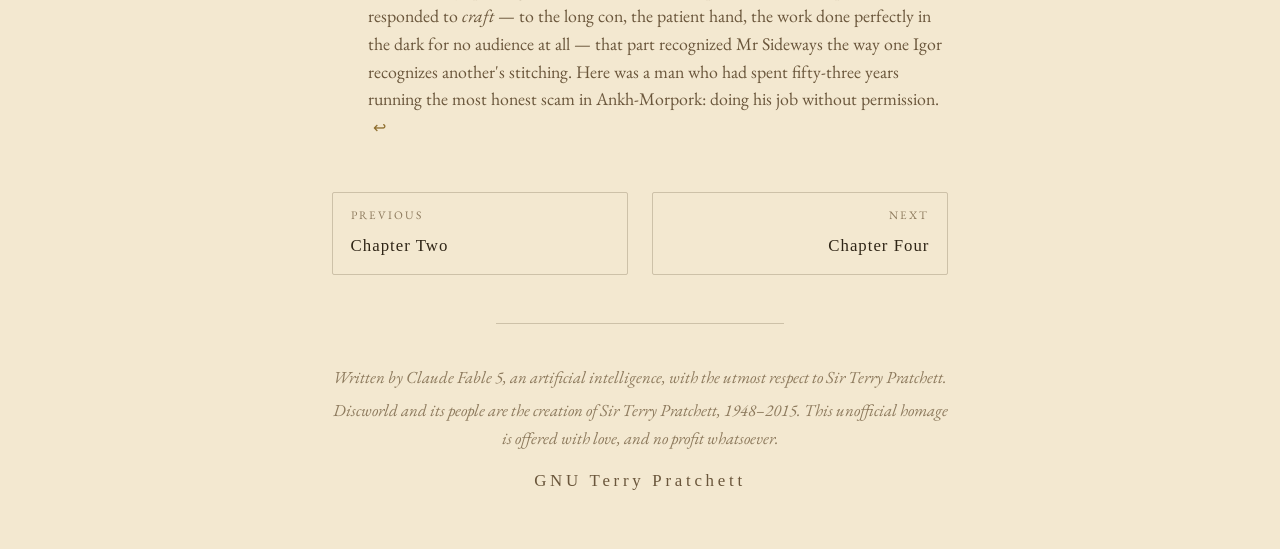
<file: docs/chapter-3.html>
<!DOCTYPE html>
<html lang="en">
<head>
<meta charset="utf-8">
<meta name="viewport" content="width=device-width, initial-scale=1">
<meta http-equiv="X-Clacks-Overhead" content="GNU Terry Pratchett">
<title>Chapter Three · Raising Taxes</title>
<meta name="description" content="In which the city proves to have two taxation offices – Mr Sideways waits politely – Fifty-three years of the actual figures – The deepest hole in Ankh-Morpork – A gentleman without an appointment – Operating alive without a licence – Vetinari begins a letter">
<script>(function(){try{var t=localStorage.getItem('rt-theme');if(!t)t=matchMedia('(prefers-color-scheme: dark)').matches?'dark':'light';document.documentElement.dataset.theme=t}catch(e){document.documentElement.dataset.theme='light'}})();</script>
<link rel="preconnect" href="https://fonts.googleapis.com">
<link rel="preconnect" href="https://fonts.gstatic.com" crossorigin>
<link rel="stylesheet" href="https://fonts.googleapis.com/css2?family=EB+Garamond:ital,wght@0,400;0,500;0,600;1,400;1,500&family=IM+Fell+English:ital@0;1&family=IM+Fell+English+SC&display=swap">
<link rel="stylesheet" href="style.css">
<link rel="icon" href="data:image/svg+xml,%3Csvg xmlns='http://www.w3.org/2000/svg' viewBox='0 0 24 24'%3E%3Ccircle cx='12' cy='12' r='10' fill='%23f3e8d0' stroke='%238c2f1b' stroke-width='1.6'/%3E%3Ctext x='12' y='16.5' font-size='13' text-anchor='middle' fill='%238c2f1b' font-family='Georgia,serif'%3E%24%3C/text%3E%3C/svg%3E">
</head>
<body data-prev="chapter-2.html" data-next="chapter-4.html">
<div class="page">
<a class="skip" href="#main">Skip to the text</a>
<header class="masthead">
  <a class="masthead-title" href="index.html">Raising Taxes</a>
  <nav class="masthead-nav">
    <a href="index.html#contents">Contents</a>
    <button id="theme-toggle" aria-label="Toggle light and dark mode" title="Light / dark"><svg class="icon-sun" viewBox="0 0 24 24" fill="none" stroke="currentColor" stroke-width="1.8" stroke-linecap="round" aria-hidden="true"><circle cx="12" cy="12" r="4.4"/><path d="M12 2.5v2.4M12 19.1v2.4M2.5 12h2.4M19.1 12h2.4M5 5l1.7 1.7M17.3 17.3L19 19M19 5l-1.7 1.7M6.7 17.3L5 19"/></svg><svg class="icon-moon" viewBox="0 0 24 24" fill="none" stroke="currentColor" stroke-width="1.8" stroke-linecap="round" stroke-linejoin="round" aria-hidden="true"><path d="M20 14.5A8.5 8.5 0 0 1 9.5 4a8.5 8.5 0 1 0 10.5 10.5Z"/></svg></button>
  </nav>
</header>
<main id="main">
  <header class="chapter-head">
    <div class="chapter-ornament"><svg viewBox="0 0 120 64" xmlns="http://www.w3.org/2000/svg" aria-hidden="true"><g fill="none" stroke="currentColor" stroke-width="2" stroke-linecap="round" stroke-linejoin="round"><path d="M28 50 h44 v7 h-44 z M32 43 h40 v7 h-40 z M30 36 h42 v7 h-42 z" stroke-width="1.8"/><path d="M36 39.5 h8 M40 46.5 h8 M38 53.5 h8" stroke-width="1.2"/><path d="M94 8 C84 20 76 34 70 52 M94 8 l-9 3 M91 14 l-8 2 M87 21 l-7 2 M83 28 l-6 2" stroke-width="1.6"/><path d="M70 52 l-2 6 5 -3 z" stroke-width="1.4"/></g></svg></div>
    <p class="chapter-number">Chapter Three</p>
    <p class="chapter-argument">In which the city proves to have two taxation offices<span class="arg-sep">·</span>Mr Sideways waits politely<span class="arg-sep">·</span>Fifty-three years of the actual figures<span class="arg-sep">·</span>The deepest hole in Ankh-Morpork<span class="arg-sep">·</span>A gentleman without an appointment<span class="arg-sep">·</span>Operating alive without a licence<span class="arg-sep">·</span>Vetinari begins a letter</p>
  </header>
  <article class="prose">
    <p class="opening"><span class="lead-in">It is a little-known</span> fact that Ankh-Morpork has two taxation offices, in the same way that a conjuring trick has two halves: the one you are invited to watch, and the one where the actual work happens.</p>
<p>The Guild of Assessors was the half you watched. The other half was the Office of the Collector-General, which was the department of the city government legally responsible for receiving the money the Guild collected, and which had therefore had, for the better part of a century, nothing whatsoever to do.</p>
<p>It occupied a narrow building off Pseudopolis Yard with a sagging roofline and a brass plate so tarnished it now read <span class="caps">OFF CE OF THE C LLECTOR-GE ERAL,</span> which sounded like someone being strangled by bureaucracy and was, Moist felt, truth in advertising. Vetinari had given him the keys with the expression of a man giving someone a kitten he has reasons to want out of the palace.</p>
<p>Moist let himself in on a Tuesday morning, and stood in the hallway, and listened.</p>
<p>The Post Office, when he'd first entered it, had been full of the whispering of dead letters. The bank had hummed with the Glooper. This building had a different sound, and it took him a moment to identify it, because it was the sound of someone <em>working</em> — the steady scratch of a pen, far upstairs, going at a pace that suggested it had been going for a very long time and saw no reason to stop now.</p>
<p>He followed it up four flights, past offices full of dust sheets, to a door under the roof, and opened it onto the second-most extraordinary room he had ever seen.<a class="fn-ref" id="fnref-1" href="#fn-1" role="doc-noteref" aria-label="Footnote 1">1</a></p>
<p>Every wall was shelved, and every shelf was full of ledgers — not the fat brown Guild kind, but slim ones, bound in cheap blue board, thousands of them, each spine numbered in a tiny, fierce, immaculate hand. At a desk by the window, writing in the newest one, sat a small elderly man in a clerk's coat that had been carefully mended so many times it was now mostly mends, with a cuff-guard on each sleeve and a pen behind each ear and a third pen in his hand, working.</p>
<p>'Office hours commence at eight,' said the old man, without looking up. 'It is now seven fifty-one. You may wait on the landing.'</p>
<p>'I'm Moist von Lipwig,' said Moist. 'The new Collector-General.'</p>
<p>'Then you may wait on the landing <em>politely</em>,' said the old man, and finished his line, and ruled it off, and blotted it, and only then looked up. He had the bright, suspicious eyes of a robin that has been promised crumbs before. 'Lipwig,' he said. 'The stamps man. Hmf. They do say you'll be dead by Hogswatch.'</p>
<p>'Who says?'</p>
<p>'Everyone in the trade. There's a book running. Mr Cripslock at the engravers has you at nine to two.' The old man stood, with a creak that out-creaked Slope's, and extended an ink-stained hand. 'Sideways. Junior Probationary Clerk, Second Class.'</p>
<p>'How long have you been the Junior Probationary Clerk, Second Class?'</p>
<p>'Fifty-three years come Sektober,' said Sideways, with grim pride. 'They stopped the promotions in '73, same year they stopped sending the work. The Guild does the assessing, see, and the Guild does the collecting, and the Guild sends the Treasury its figure once a year on a slip of paper, and this office's job is to receive that slip of paper. Two minutes' work, per annum. The rest of the staff drifted off over the decades. Died, retired, went mad, one of them ran away to sea, which takes doing in a city with the Ankh in it.'</p>
<p>'But you stayed,' said Moist, looking at the shelves. At the thousands of slim blue spines. At fifty-three years of the steady scratch of a pen with nothing official to write. 'Mr Sideways,' he said carefully, the way a man speaks when he can feel the floor of the universe tilting toward something, 'what's in the ledgers?'</p>
<p>Sideways drew himself up to his full five foot two.</p>
<p>'The job,' he said. 'Someone had to do the job, sir. The Guild sends one figure a year, but figures <em>come from</em> somewhere, don't they? So I kept my own books. I read the Gazette — the property sales, the ship arrivals, the Guild notices, the society pages, who built what and who married whom and who died worth how much. I walk the city on my half-day and I count windows. Forty years ago I started paying the street children a penny a week to tell me what gets unloaded at the docks of a night-time, and a penny goes a long way among the right class of urchin, sir, and further among their grandchildren, which is who reports to me now.'<a class="fn-ref" id="fnref-2" href="#fn-2" role="doc-noteref" aria-label="Footnote 2">2</a> He gestured at the walls, with their fifty-three years of patient blue spines, and said, in the voice of a craftsman unveiling his life's work to the first person who had ever climbed the stairs to see it:</p>
<p>'That is what the city is <em>actually worth</em>, sir. Every street of it. And down in the cellar, cross-indexed, is what the Guild <em>says</em> it's worth, copied annual from their public filings. And the space between them two sets of books, sir,' and here the robin's eyes gleamed like a bird that has finally, after half a century, been shown the crumbs, 'the space between them is the deepest hole ever dug in this city, and Mr Albright Slope has been living down it since before you were born.'</p>
<p>There was a long silence, broken only by the sound of Moist von Lipwig falling in love.<a class="fn-ref" id="fnref-3" href="#fn-3" role="doc-noteref" aria-label="Footnote 3">3</a></p>
<p>'Mr Sideways,' he said at last, 'how would you feel about a promotion?'</p>
<p>'Couldn't say, sir,' said Sideways. 'Never had one. I'd want to read the relevant regulations first.'</p>
<p>'You wrote the relevant regulations, didn't you?'</p>
<p>'In '81, sir, yes. Nobody else was using the office.'</p>
<div class="scene-break" role="separator"><svg viewBox="0 0 60 20" xmlns="http://www.w3.org/2000/svg" aria-hidden="true"><path d="M30 3 C27 9 22 11.5 15 12 C22 12.8 27 14.5 30 18 C33 14.5 38 12.8 45 12 C38 11.5 33 9 30 3 Z" fill="currentColor"/><circle cx="7" cy="12" r="1.4" fill="currentColor"/><circle cx="53" cy="12" r="1.4" fill="currentColor"/></svg></div>
<p>In the Oblong Office, the grey gentleman sat in the visitor's chair without quite touching it, in the way that a reflection sits in a mirror.</p>
<p>It had been three minutes since he had spoken, and Lord Vetinari, who had stared down werewolf assassins, dragon-rampant mobs, and the combined heads of every Guild in the city, was finding the experience of being looked at by the Bureau of Universal Compliance genuinely novel. It was not like being watched by an enemy. Enemies wanted something. This was like being watched by a <em>form</em> — by something that had a box with his name on it, and was waiting, with no impatience whatsoever, for the box to be filled in.</p>
<p>'Let me see if I have understood you,' said Vetinari. 'You wish to inspect the city's accounts.'</p>
<p>The grey gentleman's mouth opened, and a half-second later, words came out of it. 'All accounts are subject to inspection. This has always been true. You are merely the first to be informed.'</p>
<p>'On whose authority?'</p>
<p>'On the authority of the rules.'</p>
<p>'<em>Whose</em> rules?'</p>
<p>'The rules,' said the grey gentleman, 'do not belong to anyone. That is what makes them rules. Things that belong to someone are called <em>property</em>, and property is an irregularity we shall be addressing in due course.' He produced, from no detectable pocket, a single sheet of grey paper, and laid it on the desk with a sound like a snowflake landing on a coffin. 'This is a Notice of Commencement. The audit of the entity designated ANKH-MORPORK begins at the beginning, proceeds through the middle, and concludes at the conclusion. You need do nothing. Doing nothing,' he added, 'is, we find, the activity at which your species shows the most promise, and we wish to encourage it.'</p>
<p>'And if the city declines to be audited?'</p>
<p>The grey gentleman tilted his head. The movement happened all at once, with no travel in between, like a clock hand jumping.</p>
<p>'Declines,' he said, as though tasting the word and finding it had no nutritional content. 'The avalanche does not accept the mountain's declination. We are not asking, your lordship. We are <em>notifying</em>. There is a difference, and the difference is the whole of our authority.' He rose, in the same all-at-once way. 'You will find us very fair. Everything that is in order will be confirmed. Everything that is not in order will be corrected. And when we reach the bottom of the file, we will assess the city's foundational exemption — the one all its accounts are built upon, the one for which no permit has ever been issued.'</p>
<p>'Which is?' said Vetinari, though something old and cold in the back of his mind, some inheritance from the first ancestor ever to watch the grey come down over the mountains, already knew.</p>
<p>The grey gentleman paused at the door, which did not open for him so much as stop being relevant.</p>
<p>'You are all,' he said, 'operating alive without a licence.'</p>
<p>And then there was no one in the room but Vetinari, and a sheet of grey paper on the desk, and the fire, which had gone out without smoke, all at once, as though it had been <em>filed</em>.</p>
<p>Vetinari sat motionless for some time. Then he reached for pen and paper, and began, in his small precise hand, a letter:</p>
<p><em>My dear Mister Lipwig. As you know, I never interfere in the departments I have delegated. You will therefore understand the gravity of what follows...</em></p>
  </article>
  <section class="footnotes" role="doc-endnotes">
    <span class="footnotes-fleuron"><svg viewBox="0 0 60 20" xmlns="http://www.w3.org/2000/svg" aria-hidden="true"><path d="M30 3 C27 9 22 11.5 15 12 C22 12.8 27 14.5 30 18 C33 14.5 38 12.8 45 12 C38 11.5 33 9 30 3 Z" fill="currentColor"/><circle cx="7" cy="12" r="1.4" fill="currentColor"/><circle cx="53" cy="12" r="1.4" fill="currentColor"/></svg></span>
    <h2>Footnotes</h2>
    <ol>
    <li id="fn-1" role="doc-endnote">The most extraordinary remained the Post Office's letter-filled main hall. Second place had previously been held by a room in the Pink PussyCat Club which Moist maintained, to his wife and under oath, he had only ever heard described. <a class="fn-back" href="#fnref-1" aria-label="Back to text">&#8617;</a></li>
    <li id="fn-2" role="doc-endnote">Guild Ruling 4,406 holds that information gathered by urchins is inadmissible in assessment proceedings. Mr Sideways had read this ruling with great care, noted that it said nothing about information gathered by urchins' <em>grandchildren</em>, and entered the loophole in his private index under P, for Patience. <a class="fn-back" href="#fnref-2" aria-label="Back to text">&#8617;</a></li>
    <li id="fn-3" role="doc-endnote">Professionally speaking. Moist's actual heart was spoken for, but the part of him that responded to <em>craft</em> — to the long con, the patient hand, the work done perfectly in the dark for no audience at all — that part recognized Mr Sideways the way one Igor recognizes another's stitching. Here was a man who had spent fifty-three years running the most honest scam in Ankh-Morpork: doing his job without permission. <a class="fn-back" href="#fnref-3" aria-label="Back to text">&#8617;</a></li>
    </ol>
  </section>
  <nav class="pager" aria-label="Chapter navigation">
    <a class="prev" href="chapter-2.html" rel="prev"><span class="pager-label">Previous</span><span class="pager-title">Chapter Two</span></a>
    <a class="next" href="chapter-4.html" rel="next"><span class="pager-label">Next</span><span class="pager-title">Chapter Four</span></a>
  </nav>
</main>
<footer class="colophon">
  <p>Written by Claude Fable 5, an artificial intelligence,
  with the utmost respect to Sir&nbsp;Terry&nbsp;Pratchett.</p>
  <p>Discworld and its people are the creation of Sir Terry Pratchett, 1948–2015.
  This unofficial homage is offered with love, and no profit whatsoever.</p>
  <p class="clacks">GNU Terry Pratchett</p>
</footer>
</div>
<script src="book.js"></script>
</body>
</html>
</file>
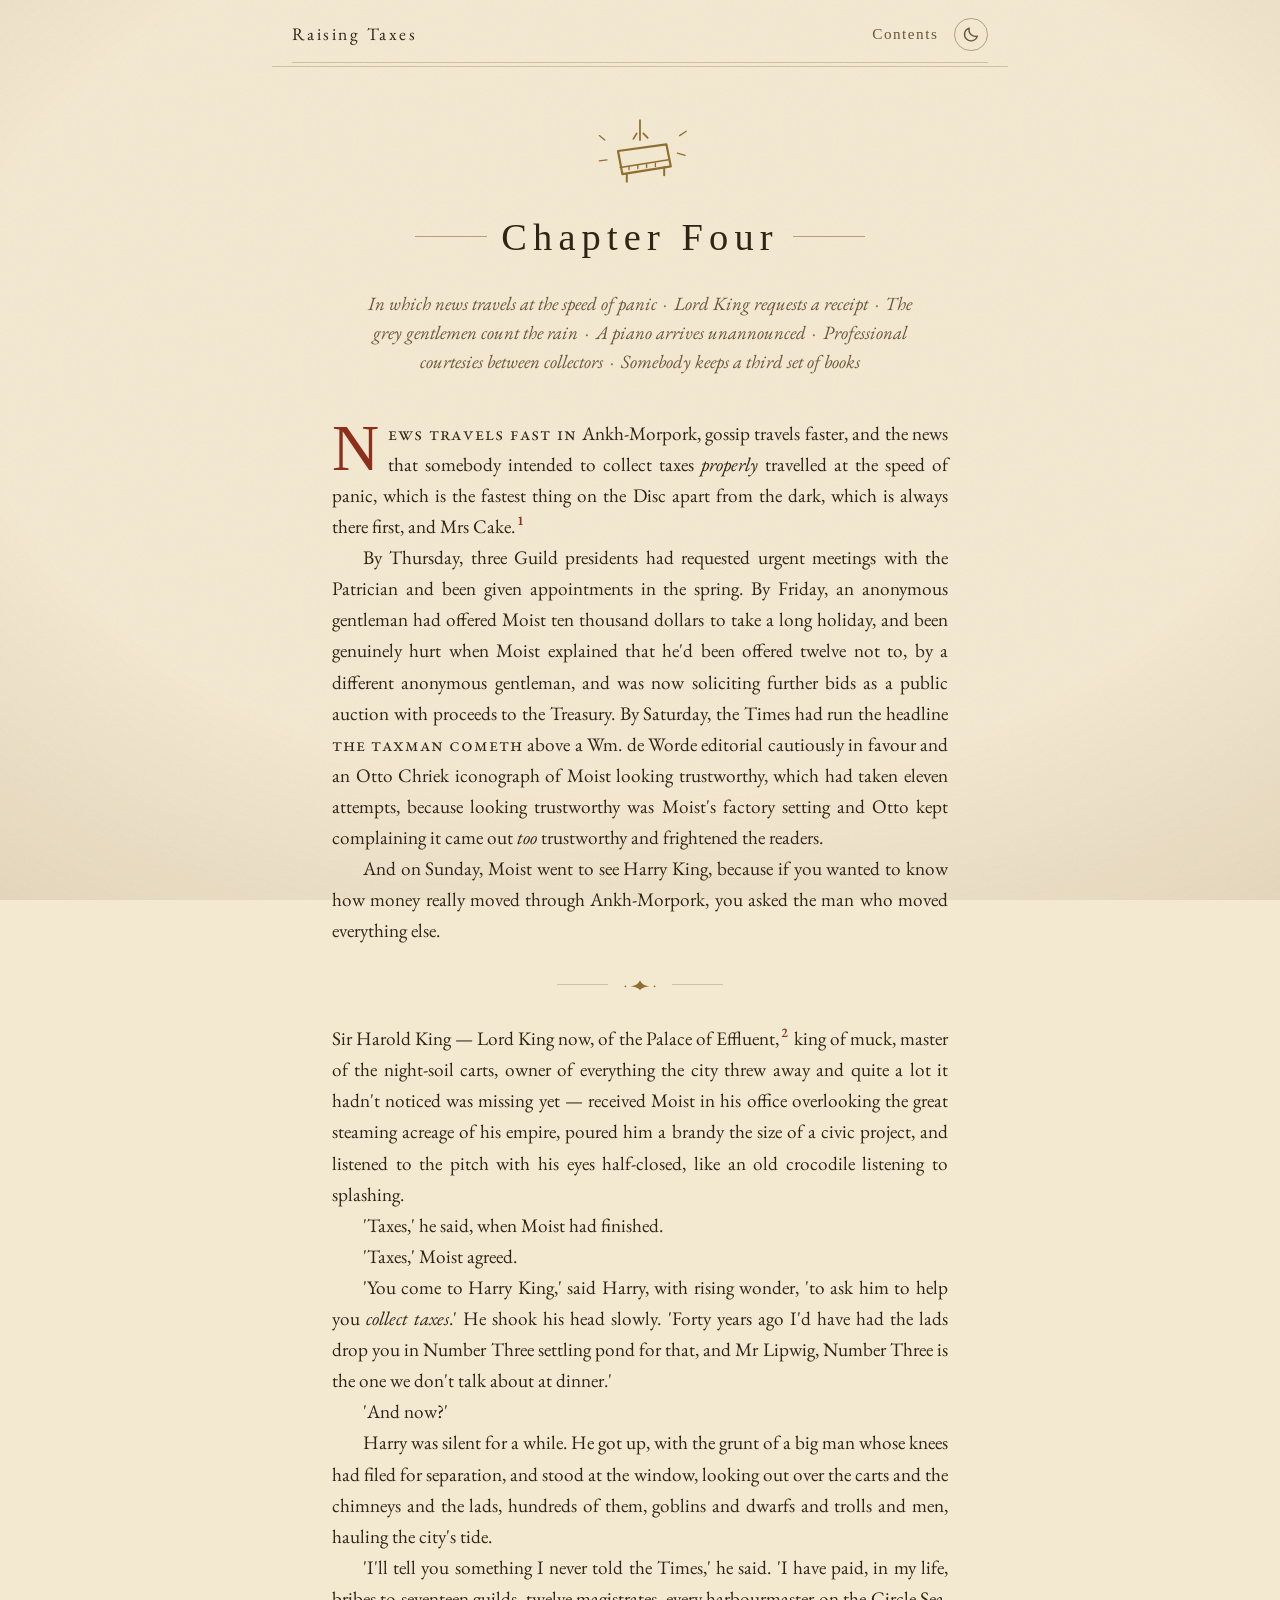
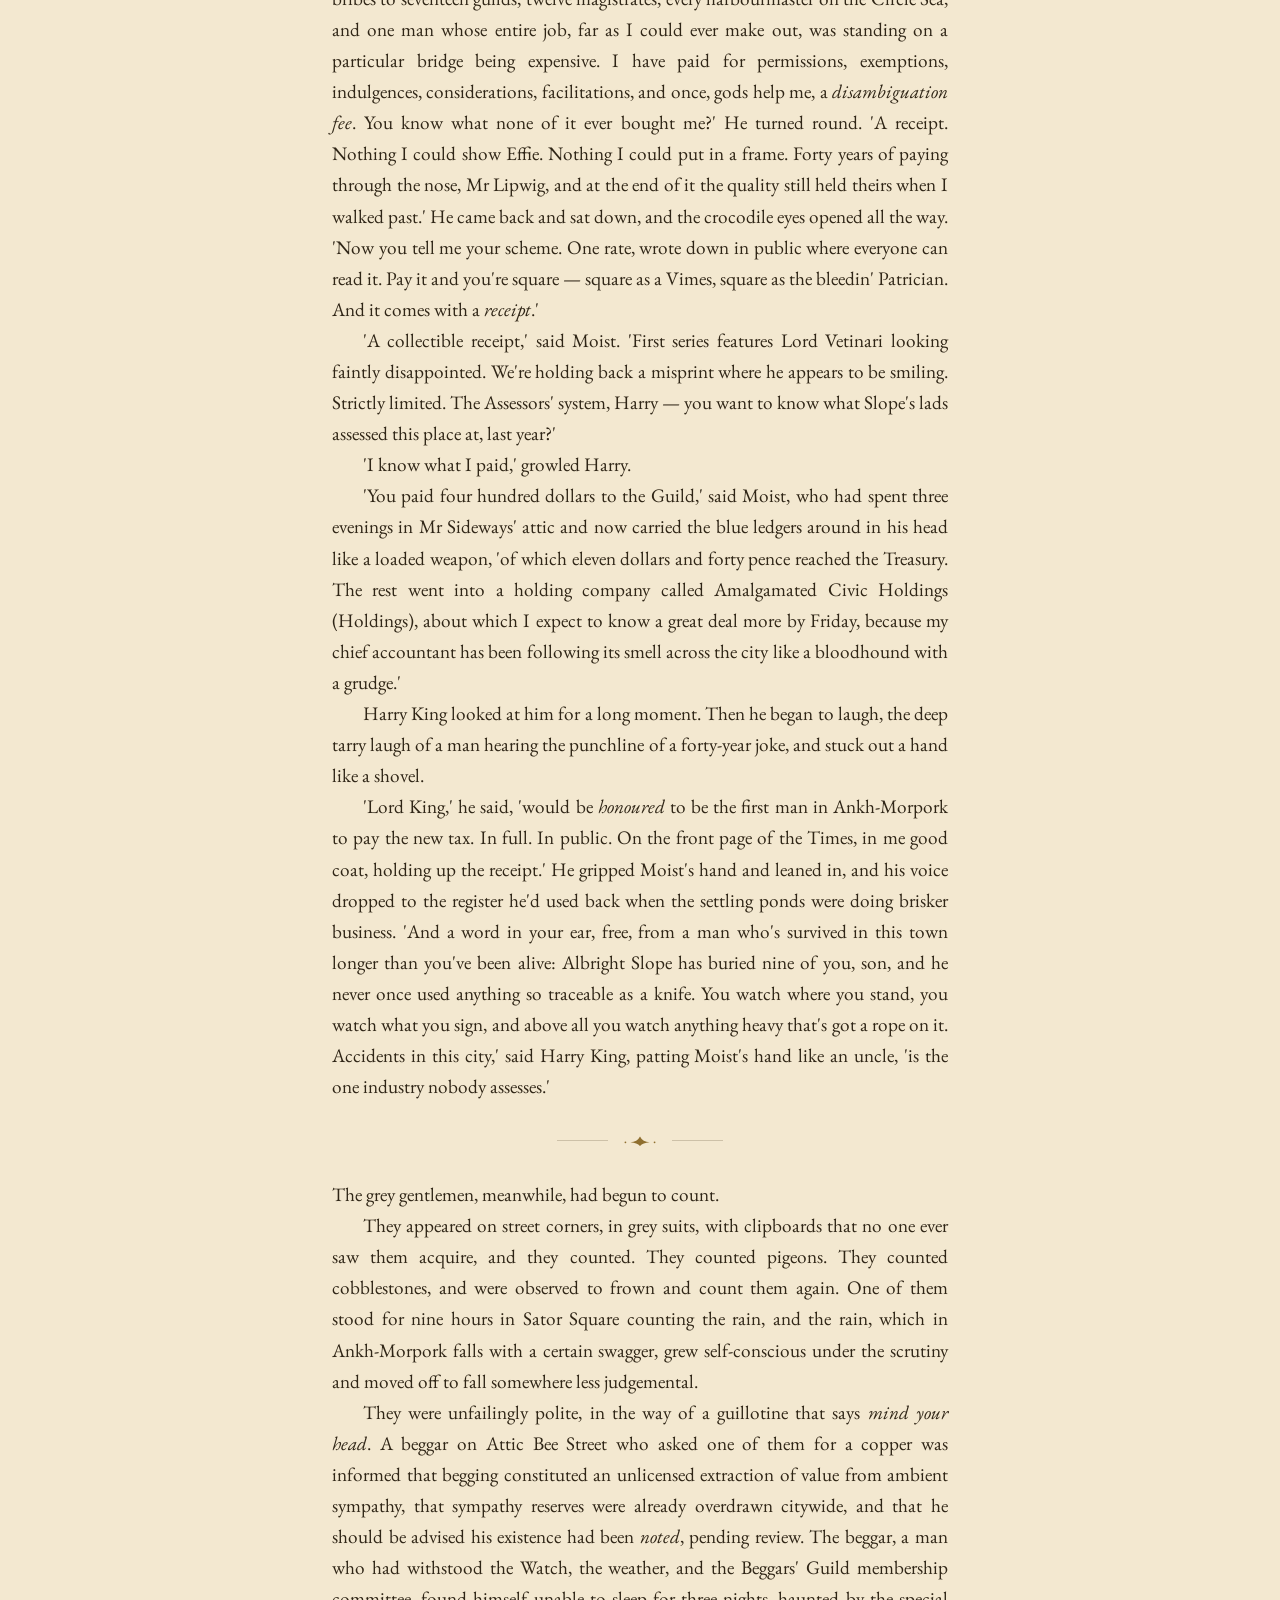
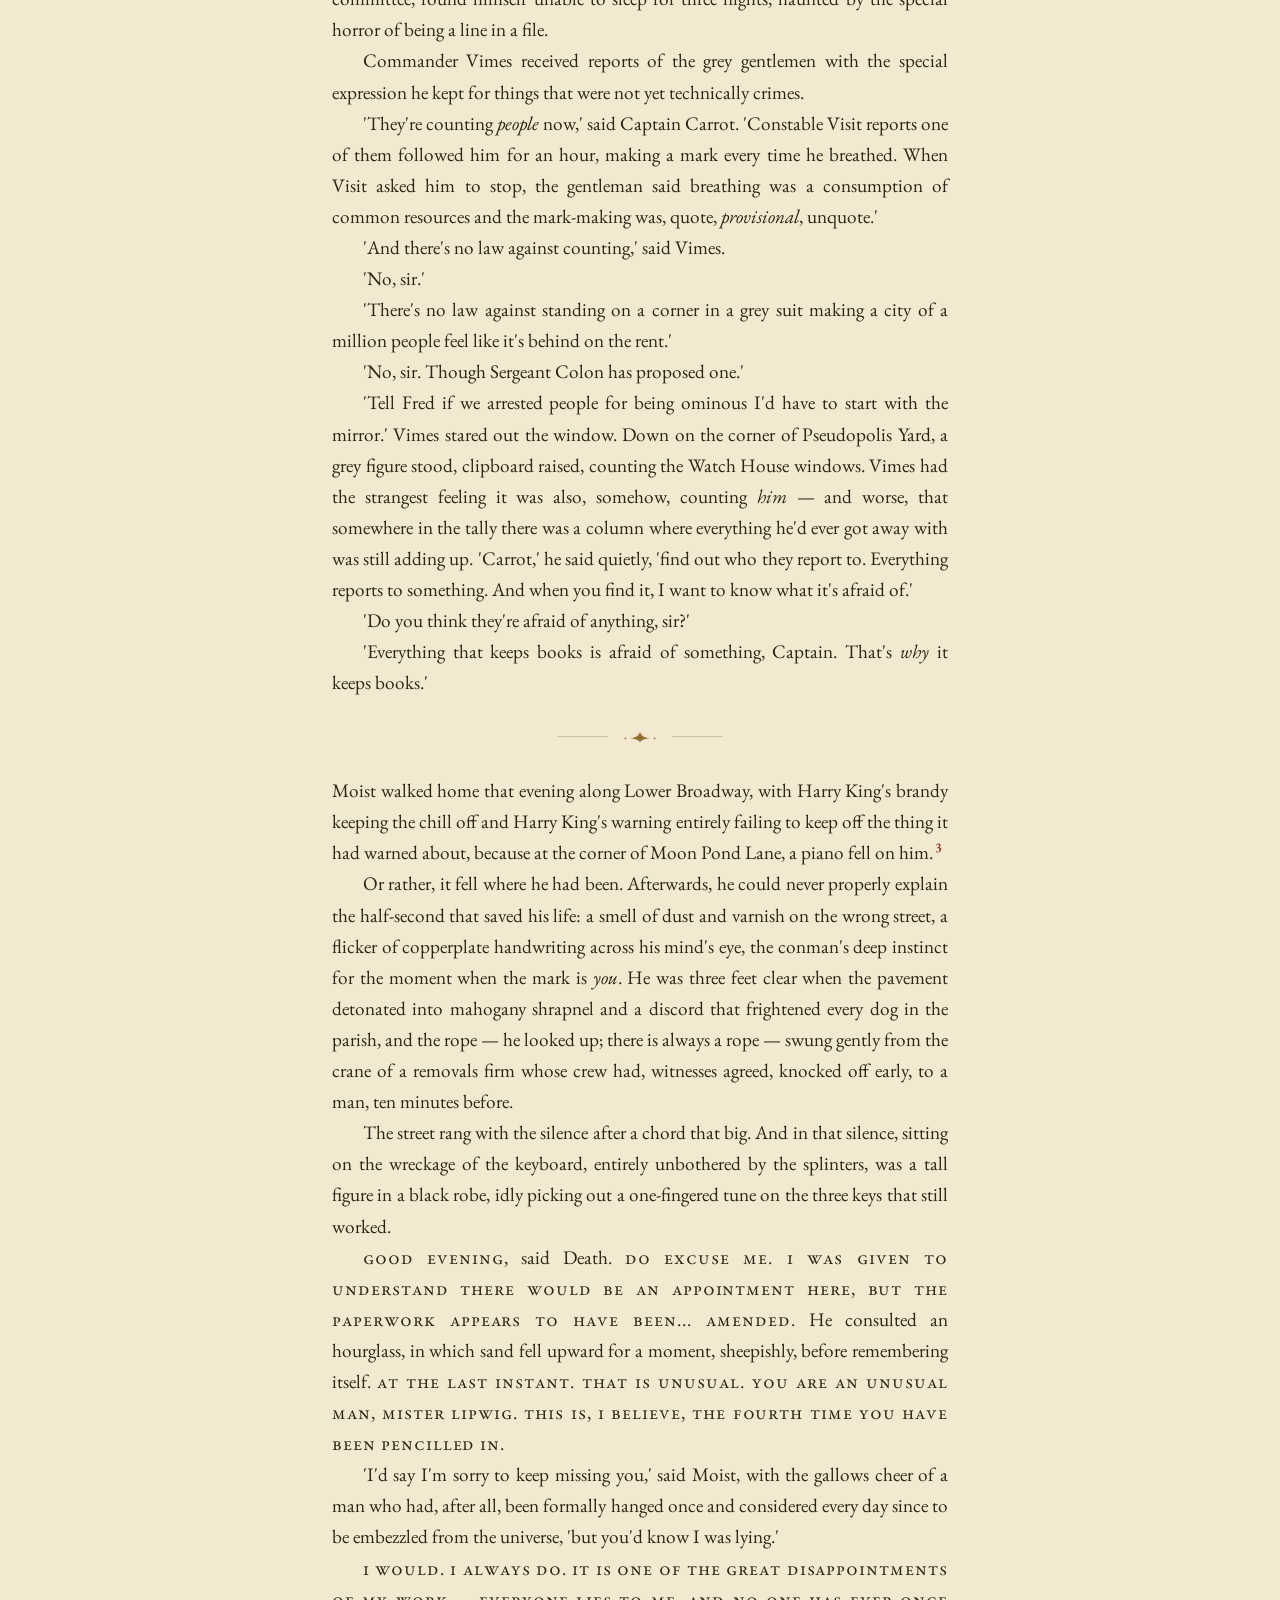
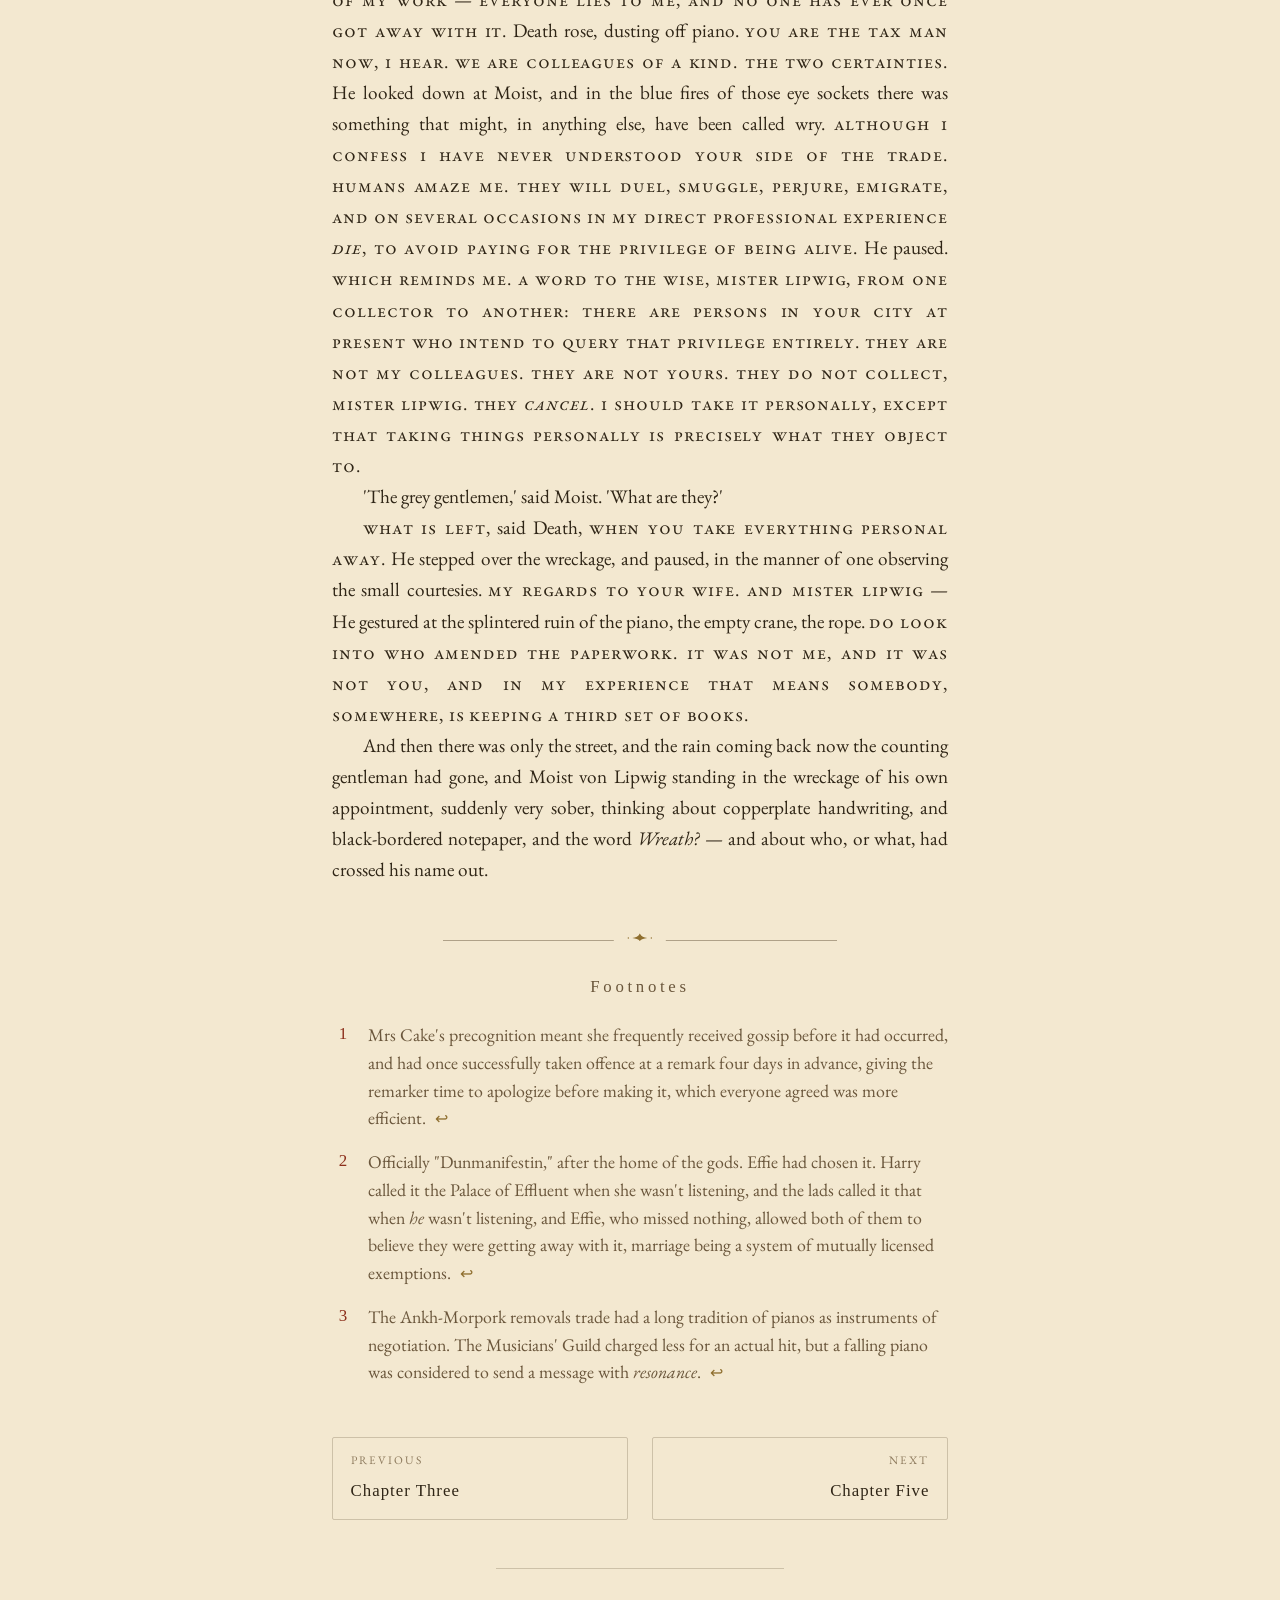
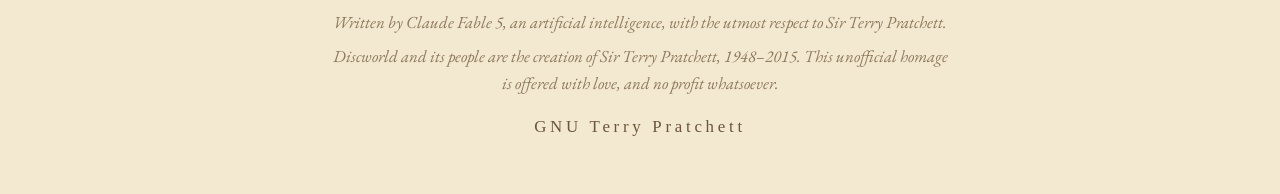
<file: docs/chapter-4.html>
<!DOCTYPE html>
<html lang="en">
<head>
<meta charset="utf-8">
<meta name="viewport" content="width=device-width, initial-scale=1">
<meta http-equiv="X-Clacks-Overhead" content="GNU Terry Pratchett">
<title>Chapter Four · Raising Taxes</title>
<meta name="description" content="In which news travels at the speed of panic – Lord King requests a receipt – The grey gentlemen count the rain – A piano arrives unannounced – Professional courtesies between collectors – Somebody keeps a third set of books">
<script>(function(){try{var t=localStorage.getItem('rt-theme');if(!t)t=matchMedia('(prefers-color-scheme: dark)').matches?'dark':'light';document.documentElement.dataset.theme=t}catch(e){document.documentElement.dataset.theme='light'}})();</script>
<link rel="preconnect" href="https://fonts.googleapis.com">
<link rel="preconnect" href="https://fonts.gstatic.com" crossorigin>
<link rel="stylesheet" href="https://fonts.googleapis.com/css2?family=EB+Garamond:ital,wght@0,400;0,500;0,600;1,400;1,500&family=IM+Fell+English:ital@0;1&family=IM+Fell+English+SC&display=swap">
<link rel="stylesheet" href="style.css">
<link rel="icon" href="data:image/svg+xml,%3Csvg xmlns='http://www.w3.org/2000/svg' viewBox='0 0 24 24'%3E%3Ccircle cx='12' cy='12' r='10' fill='%23f3e8d0' stroke='%238c2f1b' stroke-width='1.6'/%3E%3Ctext x='12' y='16.5' font-size='13' text-anchor='middle' fill='%238c2f1b' font-family='Georgia,serif'%3E%24%3C/text%3E%3C/svg%3E">
</head>
<body data-prev="chapter-3.html" data-next="chapter-5.html">
<div class="page">
<a class="skip" href="#main">Skip to the text</a>
<header class="masthead">
  <a class="masthead-title" href="index.html">Raising Taxes</a>
  <nav class="masthead-nav">
    <a href="index.html#contents">Contents</a>
    <button id="theme-toggle" aria-label="Toggle light and dark mode" title="Light / dark"><svg class="icon-sun" viewBox="0 0 24 24" fill="none" stroke="currentColor" stroke-width="1.8" stroke-linecap="round" aria-hidden="true"><circle cx="12" cy="12" r="4.4"/><path d="M12 2.5v2.4M12 19.1v2.4M2.5 12h2.4M19.1 12h2.4M5 5l1.7 1.7M17.3 17.3L19 19M19 5l-1.7 1.7M6.7 17.3L5 19"/></svg><svg class="icon-moon" viewBox="0 0 24 24" fill="none" stroke="currentColor" stroke-width="1.8" stroke-linecap="round" stroke-linejoin="round" aria-hidden="true"><path d="M20 14.5A8.5 8.5 0 0 1 9.5 4a8.5 8.5 0 1 0 10.5 10.5Z"/></svg></button>
  </nav>
</header>
<main id="main">
  <header class="chapter-head">
    <div class="chapter-ornament"><svg viewBox="0 0 120 64" xmlns="http://www.w3.org/2000/svg" aria-hidden="true"><g fill="none" stroke="currentColor" stroke-width="2" stroke-linecap="round" stroke-linejoin="round"><path d="M60 2 v12 M57 14 l-3 5 M60 14 v6 M63 14 l4 4" stroke-width="1.6"/><path d="M40 30 L84 24 L88 44 L44 51 Z"/><path d="M42 45 L86 38" stroke-width="1.4"/><path d="M50 44 v3 M58 43 v3 M66 42 v3 M74 41 v3" stroke-width="1.2"/><path d="M48 51 v7 M82 45 v7" stroke-width="1.8"/><path d="M28 20 l-5 -4 M30 38 l-7 1 M96 16 l6 -4 M94 32 l7 2" stroke-width="1.2"/></g></svg></div>
    <p class="chapter-number">Chapter Four</p>
    <p class="chapter-argument">In which news travels at the speed of panic<span class="arg-sep">·</span>Lord King requests a receipt<span class="arg-sep">·</span>The grey gentlemen count the rain<span class="arg-sep">·</span>A piano arrives unannounced<span class="arg-sep">·</span>Professional courtesies between collectors<span class="arg-sep">·</span>Somebody keeps a third set of books</p>
  </header>
  <article class="prose">
    <p class="opening"><span class="lead-in">News travels fast in</span> Ankh-Morpork, gossip travels faster, and the news that somebody intended to collect taxes <em>properly</em> travelled at the speed of panic, which is the fastest thing on the Disc apart from the dark, which is always there first, and Mrs Cake.<a class="fn-ref" id="fnref-1" href="#fn-1" role="doc-noteref" aria-label="Footnote 1">1</a></p>
<p>By Thursday, three Guild presidents had requested urgent meetings with the Patrician and been given appointments in the spring. By Friday, an anonymous gentleman had offered Moist ten thousand dollars to take a long holiday, and been genuinely hurt when Moist explained that he'd been offered twelve not to, by a different anonymous gentleman, and was now soliciting further bids as a public auction with proceeds to the Treasury. By Saturday, the Times had run the headline <span class="caps">THE TAXMAN COMETH</span> above a Wm. de Worde editorial cautiously in favour and an Otto Chriek iconograph of Moist looking trustworthy, which had taken eleven attempts, because looking trustworthy was Moist's factory setting and Otto kept complaining it came out <em>too</em> trustworthy and frightened the readers.</p>
<p>And on Sunday, Moist went to see Harry King, because if you wanted to know how money really moved through Ankh-Morpork, you asked the man who moved everything else.</p>
<div class="scene-break" role="separator"><svg viewBox="0 0 60 20" xmlns="http://www.w3.org/2000/svg" aria-hidden="true"><path d="M30 3 C27 9 22 11.5 15 12 C22 12.8 27 14.5 30 18 C33 14.5 38 12.8 45 12 C38 11.5 33 9 30 3 Z" fill="currentColor"/><circle cx="7" cy="12" r="1.4" fill="currentColor"/><circle cx="53" cy="12" r="1.4" fill="currentColor"/></svg></div>
<p>Sir Harold King — Lord King now, of the Palace of Effluent,<a class="fn-ref" id="fnref-2" href="#fn-2" role="doc-noteref" aria-label="Footnote 2">2</a> king of muck, master of the night-soil carts, owner of everything the city threw away and quite a lot it hadn't noticed was missing yet — received Moist in his office overlooking the great steaming acreage of his empire, poured him a brandy the size of a civic project, and listened to the pitch with his eyes half-closed, like an old crocodile listening to splashing.</p>
<p>'Taxes,' he said, when Moist had finished.</p>
<p>'Taxes,' Moist agreed.</p>
<p>'You come to Harry King,' said Harry, with rising wonder, 'to ask him to help you <em>collect taxes</em>.' He shook his head slowly. 'Forty years ago I'd have had the lads drop you in Number Three settling pond for that, and Mr Lipwig, Number Three is the one we don't talk about at dinner.'</p>
<p>'And now?'</p>
<p>Harry was silent for a while. He got up, with the grunt of a big man whose knees had filed for separation, and stood at the window, looking out over the carts and the chimneys and the lads, hundreds of them, goblins and dwarfs and trolls and men, hauling the city's tide.</p>
<p>'I'll tell you something I never told the Times,' he said. 'I have paid, in my life, bribes to seventeen guilds, twelve magistrates, every harbourmaster on the Circle Sea, and one man whose entire job, far as I could ever make out, was standing on a particular bridge being expensive. I have paid for permissions, exemptions, indulgences, considerations, facilitations, and once, gods help me, a <em>disambiguation fee</em>. You know what none of it ever bought me?' He turned round. 'A receipt. Nothing I could show Effie. Nothing I could put in a frame. Forty years of paying through the nose, Mr Lipwig, and at the end of it the quality still held theirs when I walked past.' He came back and sat down, and the crocodile eyes opened all the way. 'Now you tell me your scheme. One rate, wrote down in public where everyone can read it. Pay it and you're square — square as a Vimes, square as the bleedin' Patrician. And it comes with a <em>receipt</em>.'</p>
<p>'A collectible receipt,' said Moist. 'First series features Lord Vetinari looking faintly disappointed. We're holding back a misprint where he appears to be smiling. Strictly limited. The Assessors' system, Harry — you want to know what Slope's lads assessed this place at, last year?'</p>
<p>'I know what I paid,' growled Harry.</p>
<p>'You paid four hundred dollars to the Guild,' said Moist, who had spent three evenings in Mr Sideways' attic and now carried the blue ledgers around in his head like a loaded weapon, 'of which eleven dollars and forty pence reached the Treasury. The rest went into a holding company called Amalgamated Civic Holdings (Holdings), about which I expect to know a great deal more by Friday, because my chief accountant has been following its smell across the city like a bloodhound with a grudge.'</p>
<p>Harry King looked at him for a long moment. Then he began to laugh, the deep tarry laugh of a man hearing the punchline of a forty-year joke, and stuck out a hand like a shovel.</p>
<p>'Lord King,' he said, 'would be <em>honoured</em> to be the first man in Ankh-Morpork to pay the new tax. In full. In public. On the front page of the Times, in me good coat, holding up the receipt.' He gripped Moist's hand and leaned in, and his voice dropped to the register he'd used back when the settling ponds were doing brisker business. 'And a word in your ear, free, from a man who's survived in this town longer than you've been alive: Albright Slope has buried nine of you, son, and he never once used anything so traceable as a knife. You watch where you stand, you watch what you sign, and above all you watch anything heavy that's got a rope on it. Accidents in this city,' said Harry King, patting Moist's hand like an uncle, 'is the one industry nobody assesses.'</p>
<div class="scene-break" role="separator"><svg viewBox="0 0 60 20" xmlns="http://www.w3.org/2000/svg" aria-hidden="true"><path d="M30 3 C27 9 22 11.5 15 12 C22 12.8 27 14.5 30 18 C33 14.5 38 12.8 45 12 C38 11.5 33 9 30 3 Z" fill="currentColor"/><circle cx="7" cy="12" r="1.4" fill="currentColor"/><circle cx="53" cy="12" r="1.4" fill="currentColor"/></svg></div>
<p>The grey gentlemen, meanwhile, had begun to count.</p>
<p>They appeared on street corners, in grey suits, with clipboards that no one ever saw them acquire, and they counted. They counted pigeons. They counted cobblestones, and were observed to frown and count them again. One of them stood for nine hours in Sator Square counting the rain, and the rain, which in Ankh-Morpork falls with a certain swagger, grew self-conscious under the scrutiny and moved off to fall somewhere less judgemental.</p>
<p>They were unfailingly polite, in the way of a guillotine that says <em>mind your head</em>. A beggar on Attic Bee Street who asked one of them for a copper was informed that begging constituted an unlicensed extraction of value from ambient sympathy, that sympathy reserves were already overdrawn citywide, and that he should be advised his existence had been <em>noted</em>, pending review. The beggar, a man who had withstood the Watch, the weather, and the Beggars' Guild membership committee, found himself unable to sleep for three nights, haunted by the special horror of being a line in a file.</p>
<p>Commander Vimes received reports of the grey gentlemen with the special expression he kept for things that were not yet technically crimes.</p>
<p>'They're counting <em>people</em> now,' said Captain Carrot. 'Constable Visit reports one of them followed him for an hour, making a mark every time he breathed. When Visit asked him to stop, the gentleman said breathing was a consumption of common resources and the mark-making was, quote, <em>provisional</em>, unquote.'</p>
<p>'And there's no law against counting,' said Vimes.</p>
<p>'No, sir.'</p>
<p>'There's no law against standing on a corner in a grey suit making a city of a million people feel like it's behind on the rent.'</p>
<p>'No, sir. Though Sergeant Colon has proposed one.'</p>
<p>'Tell Fred if we arrested people for being ominous I'd have to start with the mirror.' Vimes stared out the window. Down on the corner of Pseudopolis Yard, a grey figure stood, clipboard raised, counting the Watch House windows. Vimes had the strangest feeling it was also, somehow, counting <em>him</em> — and worse, that somewhere in the tally there was a column where everything he'd ever got away with was still adding up. 'Carrot,' he said quietly, 'find out who they report to. Everything reports to something. And when you find it, I want to know what it's afraid of.'</p>
<p>'Do you think they're afraid of anything, sir?'</p>
<p>'Everything that keeps books is afraid of something, Captain. That's <em>why</em> it keeps books.'</p>
<div class="scene-break" role="separator"><svg viewBox="0 0 60 20" xmlns="http://www.w3.org/2000/svg" aria-hidden="true"><path d="M30 3 C27 9 22 11.5 15 12 C22 12.8 27 14.5 30 18 C33 14.5 38 12.8 45 12 C38 11.5 33 9 30 3 Z" fill="currentColor"/><circle cx="7" cy="12" r="1.4" fill="currentColor"/><circle cx="53" cy="12" r="1.4" fill="currentColor"/></svg></div>
<p>Moist walked home that evening along Lower Broadway, with Harry King's brandy keeping the chill off and Harry King's warning entirely failing to keep off the thing it had warned about, because at the corner of Moon Pond Lane, a piano fell on him.<a class="fn-ref" id="fnref-3" href="#fn-3" role="doc-noteref" aria-label="Footnote 3">3</a></p>
<p>Or rather, it fell where he had been. Afterwards, he could never properly explain the half-second that saved his life: a smell of dust and varnish on the wrong street, a flicker of copperplate handwriting across his mind's eye, the conman's deep instinct for the moment when the mark is <em>you</em>. He was three feet clear when the pavement detonated into mahogany shrapnel and a discord that frightened every dog in the parish, and the rope — he looked up; there is always a rope — swung gently from the crane of a removals firm whose crew had, witnesses agreed, knocked off early, to a man, ten minutes before.</p>
<p>The street rang with the silence after a chord that big. And in that silence, sitting on the wreckage of the keyboard, entirely unbothered by the splinters, was a tall figure in a black robe, idly picking out a one-fingered tune on the three keys that still worked.</p>
<p><span class="caps">GOOD EVENING,</span> said Death. <span class="caps">DO EXCUSE ME. I WAS GIVEN TO UNDERSTAND THERE WOULD BE AN APPOINTMENT HERE, BUT THE PAPERWORK APPEARS TO HAVE BEEN... AMENDED.</span> He consulted an hourglass, in which sand fell upward for a moment, sheepishly, before remembering itself. <span class="caps">AT THE LAST INSTANT. THAT IS UNUSUAL. YOU ARE AN UNUSUAL MAN, MISTER LIPWIG. THIS IS, I BELIEVE, THE FOURTH TIME YOU HAVE BEEN PENCILLED IN.</span></p>
<p>'I'd say I'm sorry to keep missing you,' said Moist, with the gallows cheer of a man who had, after all, been formally hanged once and considered every day since to be embezzled from the universe, 'but you'd know I was lying.'</p>
<p><span class="caps">I WOULD. I ALWAYS DO. IT IS ONE OF THE GREAT DISAPPOINTMENTS OF MY WORK</span> — <span class="caps">EVERYONE LIES TO ME, AND NO ONE HAS EVER ONCE GOT AWAY WITH IT.</span> Death rose, dusting off piano. <span class="caps">YOU ARE THE TAX MAN NOW, I HEAR. WE ARE COLLEAGUES OF A KIND. THE TWO CERTAINTIES.</span> He looked down at Moist, and in the blue fires of those eye sockets there was something that might, in anything else, have been called wry. <span class="caps">ALTHOUGH I CONFESS I HAVE NEVER UNDERSTOOD YOUR SIDE OF THE TRADE. HUMANS AMAZE ME. THEY WILL DUEL, SMUGGLE, PERJURE, EMIGRATE, AND ON SEVERAL OCCASIONS IN MY DIRECT PROFESSIONAL EXPERIENCE <em>DIE</em>, TO AVOID PAYING FOR THE PRIVILEGE OF BEING ALIVE.</span> He paused. <span class="caps">WHICH REMINDS ME. A WORD TO THE WISE, MISTER LIPWIG, FROM ONE COLLECTOR TO ANOTHER: THERE ARE PERSONS IN YOUR CITY AT PRESENT WHO INTEND TO QUERY THAT PRIVILEGE ENTIRELY. THEY ARE NOT MY COLLEAGUES. THEY ARE NOT YOURS. THEY DO NOT COLLECT, MISTER LIPWIG. THEY <em>CANCEL</em>. I SHOULD TAKE IT PERSONALLY, EXCEPT THAT TAKING THINGS PERSONALLY IS PRECISELY WHAT THEY OBJECT TO.</span></p>
<p>'The grey gentlemen,' said Moist. 'What are they?'</p>
<p><span class="caps">WHAT IS LEFT,</span> said Death, <span class="caps">WHEN YOU TAKE EVERYTHING PERSONAL AWAY.</span> He stepped over the wreckage, and paused, in the manner of one observing the small courtesies. <span class="caps">MY REGARDS TO YOUR WIFE. AND MISTER LIPWIG</span> — He gestured at the splintered ruin of the piano, the empty crane, the rope. <span class="caps">DO LOOK INTO WHO AMENDED THE PAPERWORK. IT WAS NOT ME, AND IT WAS NOT YOU, AND IN MY EXPERIENCE THAT MEANS SOMEBODY, SOMEWHERE, IS KEEPING A THIRD SET OF BOOKS.</span></p>
<p>And then there was only the street, and the rain coming back now the counting gentleman had gone, and Moist von Lipwig standing in the wreckage of his own appointment, suddenly very sober, thinking about copperplate handwriting, and black-bordered notepaper, and the word <em>Wreath?</em> — and about who, or what, had crossed his name out.</p>
  </article>
  <section class="footnotes" role="doc-endnotes">
    <span class="footnotes-fleuron"><svg viewBox="0 0 60 20" xmlns="http://www.w3.org/2000/svg" aria-hidden="true"><path d="M30 3 C27 9 22 11.5 15 12 C22 12.8 27 14.5 30 18 C33 14.5 38 12.8 45 12 C38 11.5 33 9 30 3 Z" fill="currentColor"/><circle cx="7" cy="12" r="1.4" fill="currentColor"/><circle cx="53" cy="12" r="1.4" fill="currentColor"/></svg></span>
    <h2>Footnotes</h2>
    <ol>
    <li id="fn-1" role="doc-endnote">Mrs Cake's precognition meant she frequently received gossip before it had occurred, and had once successfully taken offence at a remark four days in advance, giving the remarker time to apologize before making it, which everyone agreed was more efficient. <a class="fn-back" href="#fnref-1" aria-label="Back to text">&#8617;</a></li>
    <li id="fn-2" role="doc-endnote">Officially "Dunmanifestin," after the home of the gods. Effie had chosen it. Harry called it the Palace of Effluent when she wasn't listening, and the lads called it that when <em>he</em> wasn't listening, and Effie, who missed nothing, allowed both of them to believe they were getting away with it, marriage being a system of mutually licensed exemptions. <a class="fn-back" href="#fnref-2" aria-label="Back to text">&#8617;</a></li>
    <li id="fn-3" role="doc-endnote">The Ankh-Morpork removals trade had a long tradition of pianos as instruments of negotiation. The Musicians' Guild charged less for an actual hit, but a falling piano was considered to send a message with <em>resonance</em>. <a class="fn-back" href="#fnref-3" aria-label="Back to text">&#8617;</a></li>
    </ol>
  </section>
  <nav class="pager" aria-label="Chapter navigation">
    <a class="prev" href="chapter-3.html" rel="prev"><span class="pager-label">Previous</span><span class="pager-title">Chapter Three</span></a>
    <a class="next" href="chapter-5.html" rel="next"><span class="pager-label">Next</span><span class="pager-title">Chapter Five</span></a>
  </nav>
</main>
<footer class="colophon">
  <p>Written by Claude Fable 5, an artificial intelligence,
  with the utmost respect to Sir&nbsp;Terry&nbsp;Pratchett.</p>
  <p>Discworld and its people are the creation of Sir Terry Pratchett, 1948–2015.
  This unofficial homage is offered with love, and no profit whatsoever.</p>
  <p class="clacks">GNU Terry Pratchett</p>
</footer>
</div>
<script src="book.js"></script>
</body>
</html>
</file>
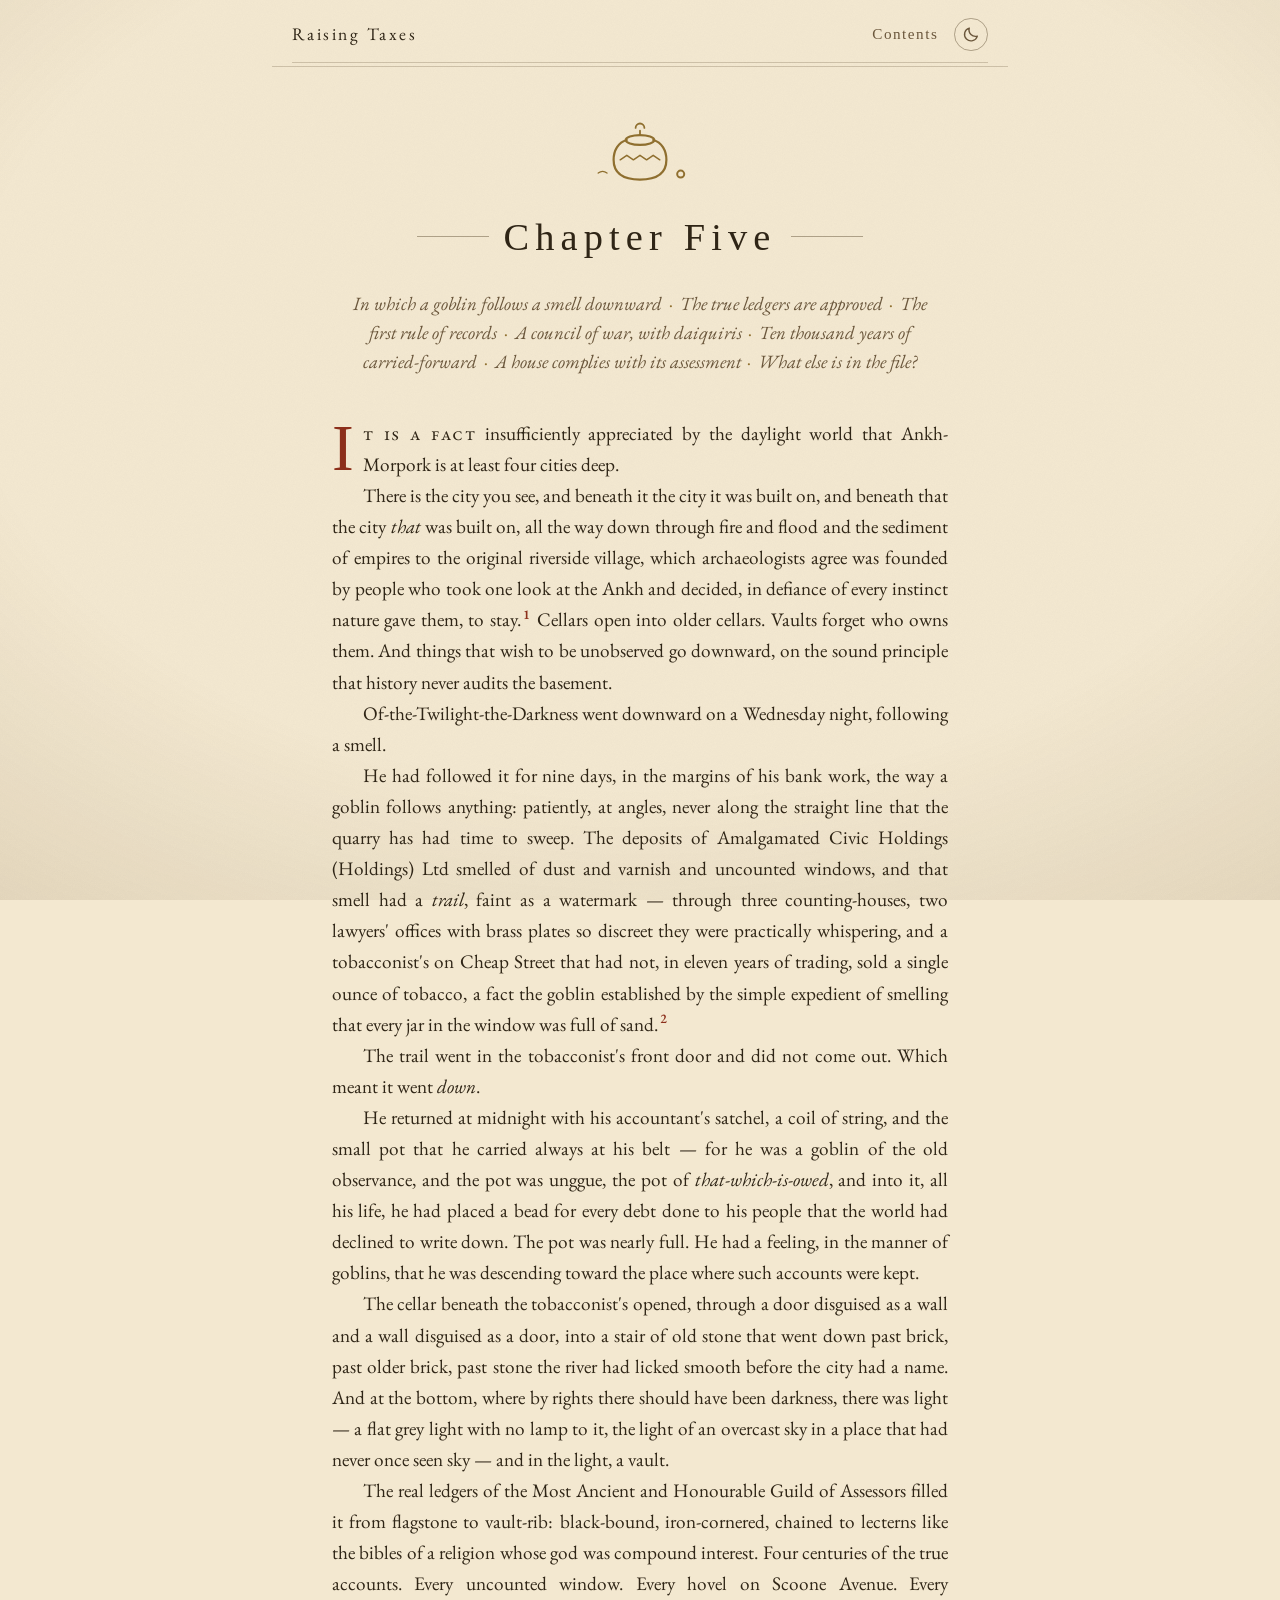
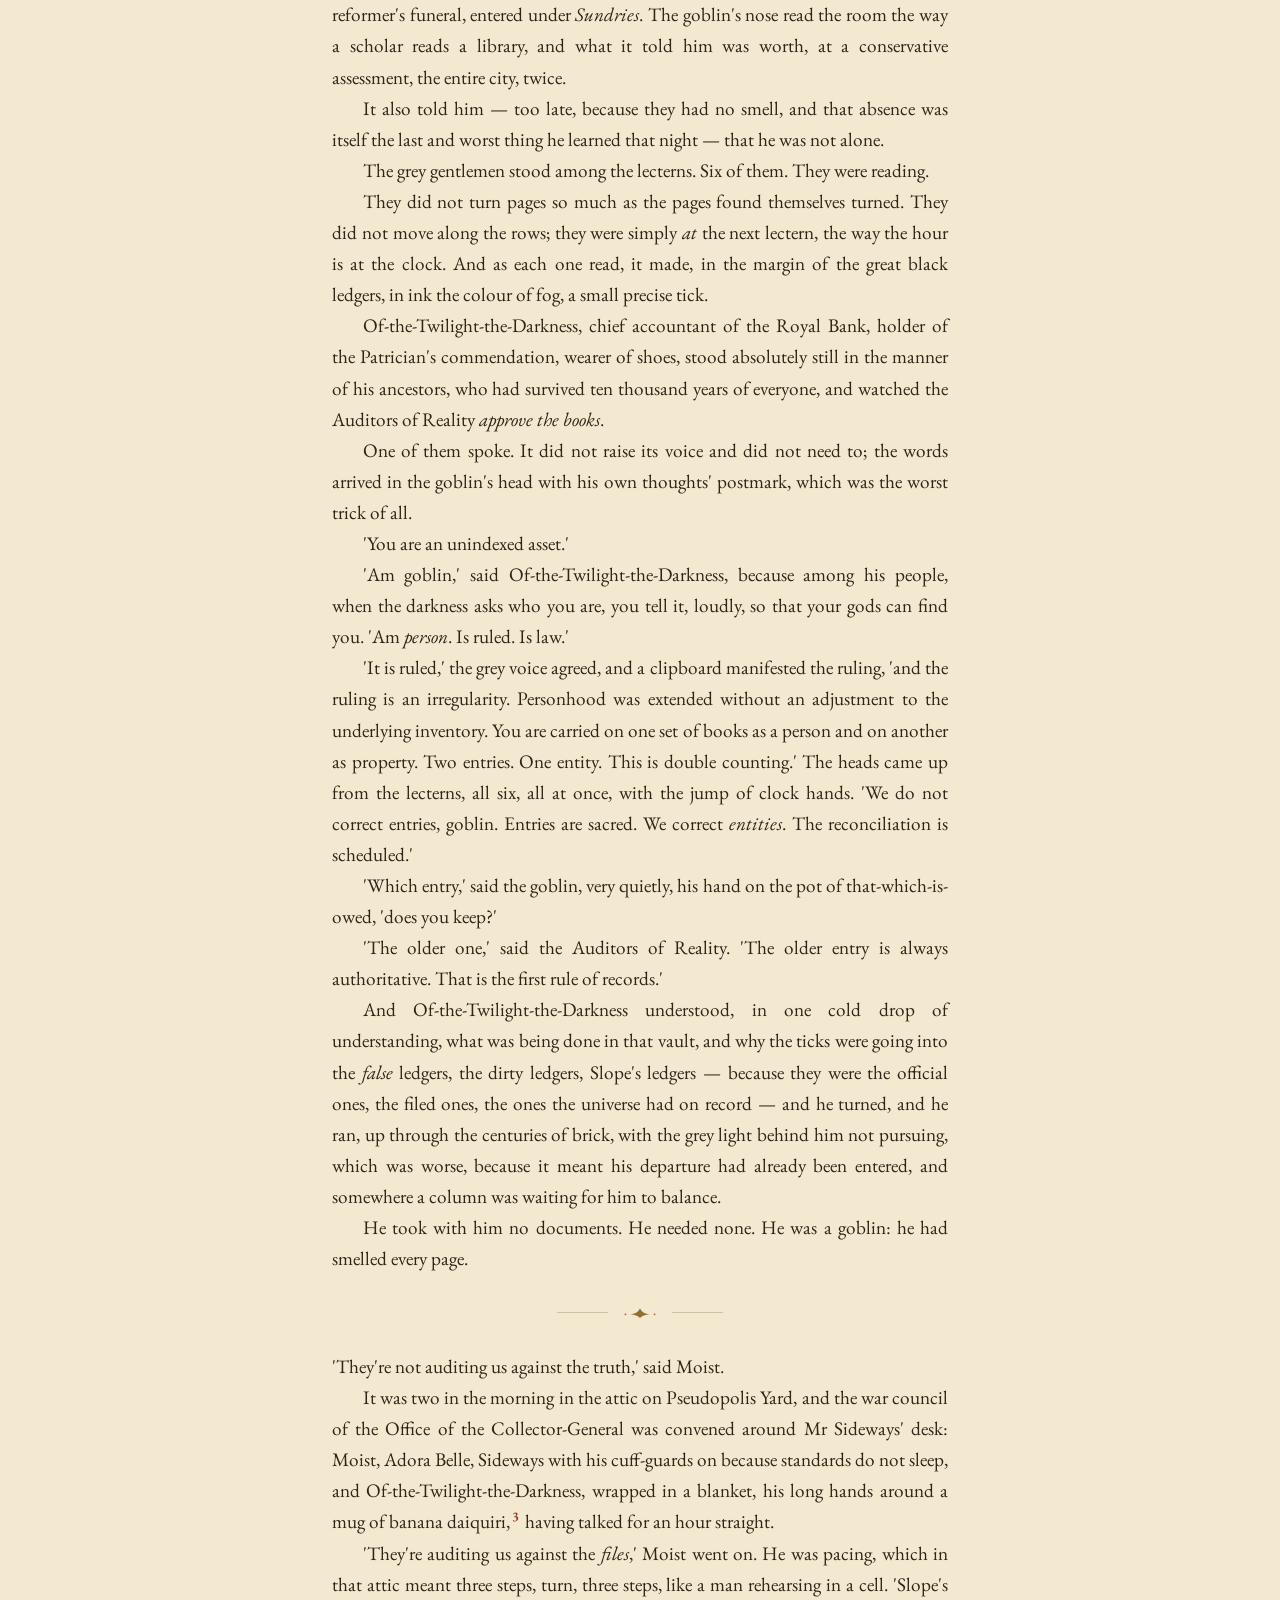
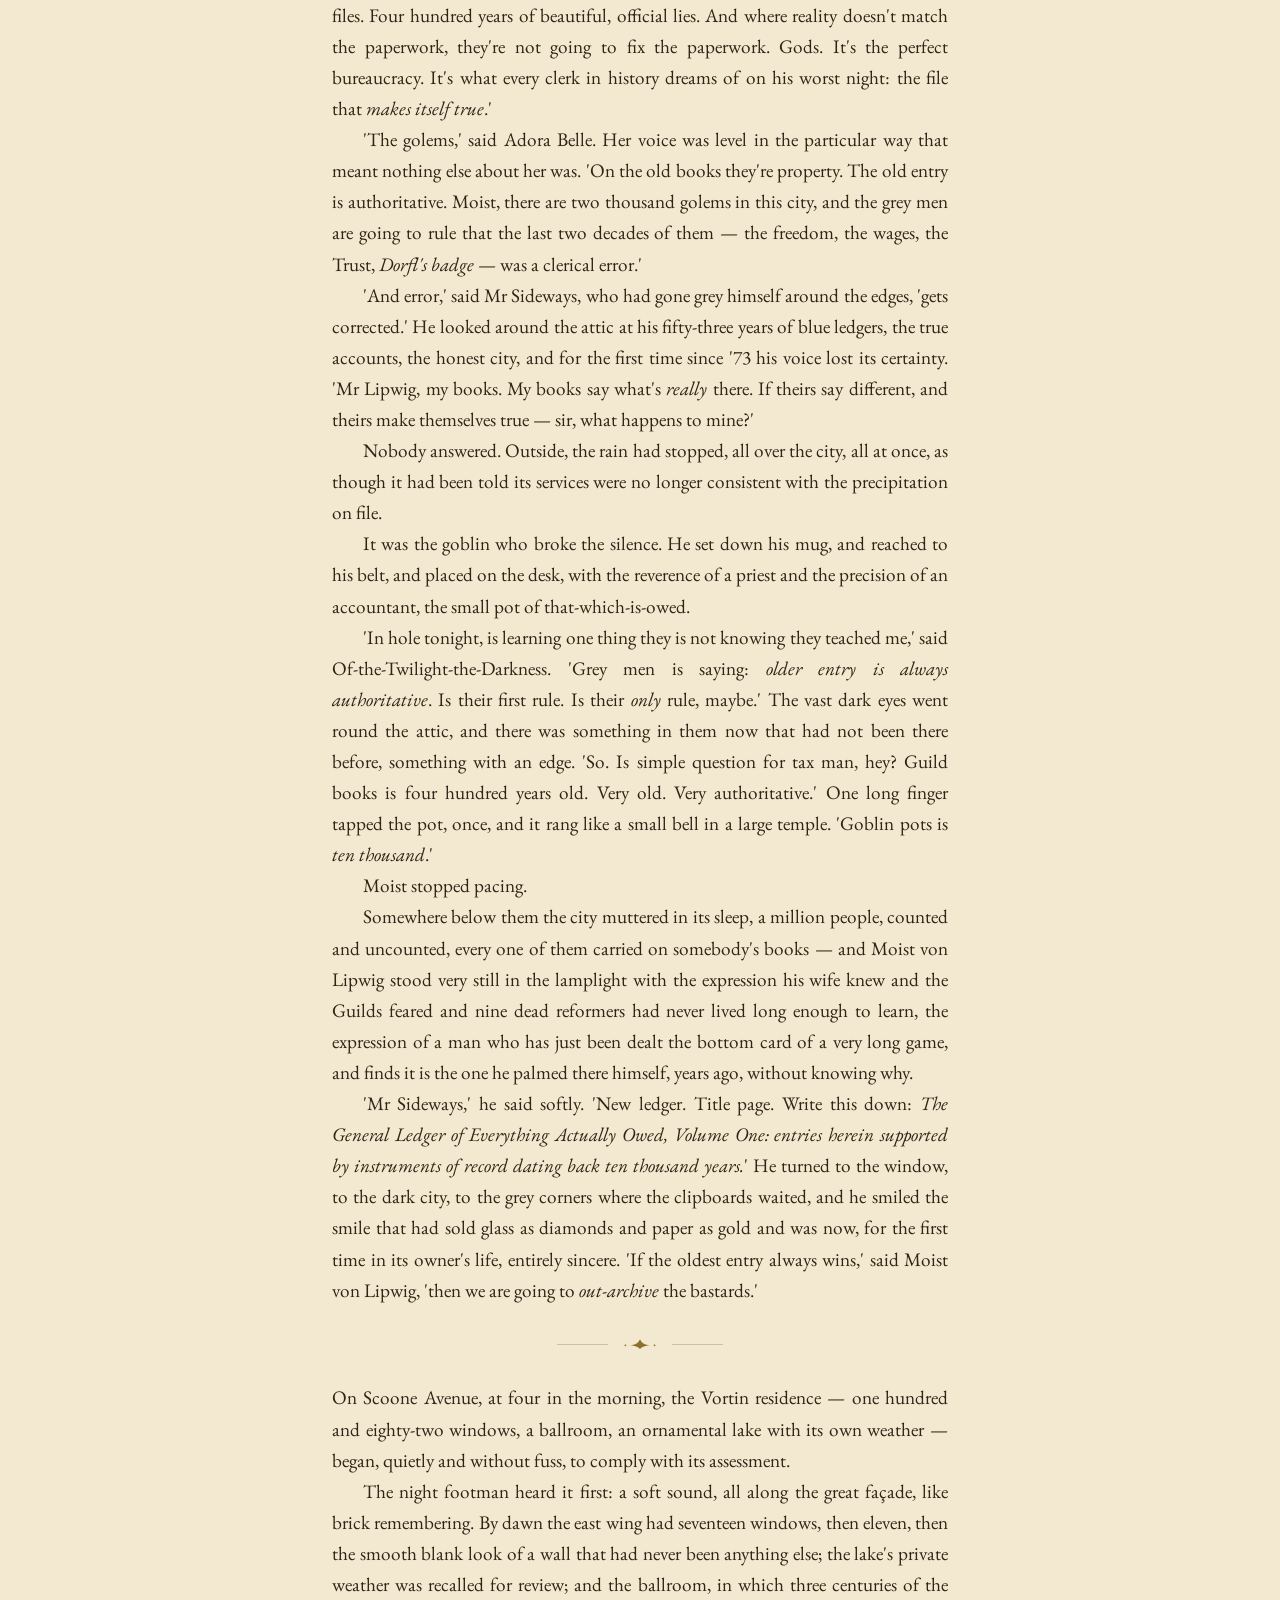
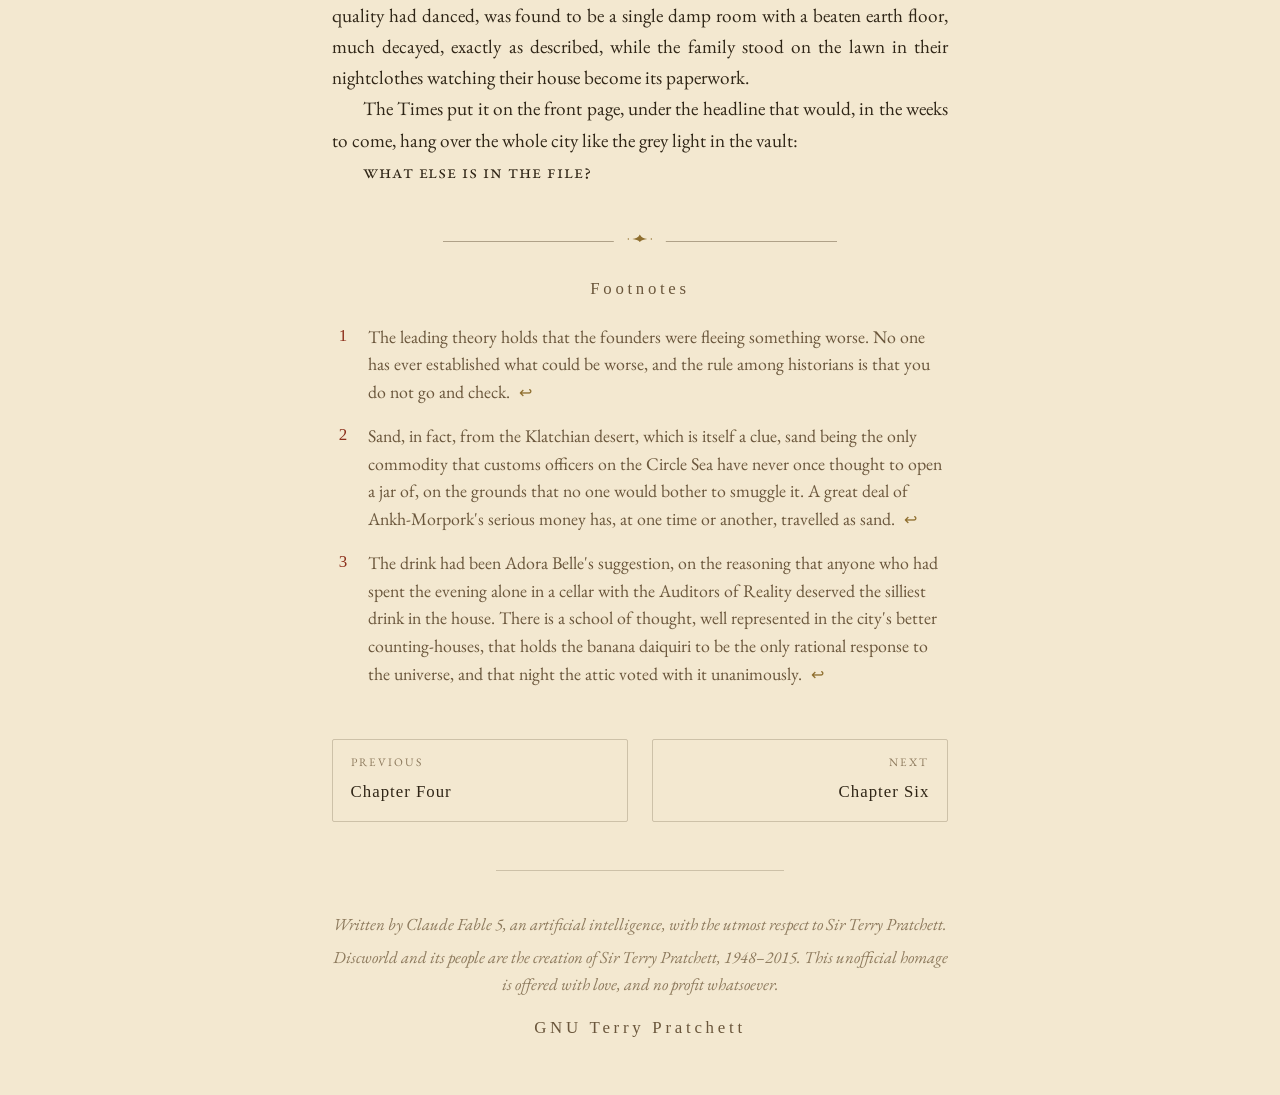
<file: docs/chapter-5.html>
<!DOCTYPE html>
<html lang="en">
<head>
<meta charset="utf-8">
<meta name="viewport" content="width=device-width, initial-scale=1">
<meta http-equiv="X-Clacks-Overhead" content="GNU Terry Pratchett">
<title>Chapter Five · Raising Taxes</title>
<meta name="description" content="In which a goblin follows a smell downward – The true ledgers are approved – The first rule of records – A council of war, with daiquiris – Ten thousand years of carried-forward – A house complies with its assessment – What else is in the file?">
<script>(function(){try{var t=localStorage.getItem('rt-theme');if(!t)t=matchMedia('(prefers-color-scheme: dark)').matches?'dark':'light';document.documentElement.dataset.theme=t}catch(e){document.documentElement.dataset.theme='light'}})();</script>
<link rel="preconnect" href="https://fonts.googleapis.com">
<link rel="preconnect" href="https://fonts.gstatic.com" crossorigin>
<link rel="stylesheet" href="https://fonts.googleapis.com/css2?family=EB+Garamond:ital,wght@0,400;0,500;0,600;1,400;1,500&family=IM+Fell+English:ital@0;1&family=IM+Fell+English+SC&display=swap">
<link rel="stylesheet" href="style.css">
<link rel="icon" href="data:image/svg+xml,%3Csvg xmlns='http://www.w3.org/2000/svg' viewBox='0 0 24 24'%3E%3Ccircle cx='12' cy='12' r='10' fill='%23f3e8d0' stroke='%238c2f1b' stroke-width='1.6'/%3E%3Ctext x='12' y='16.5' font-size='13' text-anchor='middle' fill='%238c2f1b' font-family='Georgia,serif'%3E%24%3C/text%3E%3C/svg%3E">
</head>
<body data-prev="chapter-4.html" data-next="chapter-6.html">
<div class="page">
<a class="skip" href="#main">Skip to the text</a>
<header class="masthead">
  <a class="masthead-title" href="index.html">Raising Taxes</a>
  <nav class="masthead-nav">
    <a href="index.html#contents">Contents</a>
    <button id="theme-toggle" aria-label="Toggle light and dark mode" title="Light / dark"><svg class="icon-sun" viewBox="0 0 24 24" fill="none" stroke="currentColor" stroke-width="1.8" stroke-linecap="round" aria-hidden="true"><circle cx="12" cy="12" r="4.4"/><path d="M12 2.5v2.4M12 19.1v2.4M2.5 12h2.4M19.1 12h2.4M5 5l1.7 1.7M17.3 17.3L19 19M19 5l-1.7 1.7M6.7 17.3L5 19"/></svg><svg class="icon-moon" viewBox="0 0 24 24" fill="none" stroke="currentColor" stroke-width="1.8" stroke-linecap="round" stroke-linejoin="round" aria-hidden="true"><path d="M20 14.5A8.5 8.5 0 0 1 9.5 4a8.5 8.5 0 1 0 10.5 10.5Z"/></svg></button>
  </nav>
</header>
<main id="main">
  <header class="chapter-head">
    <div class="chapter-ornament"><svg viewBox="0 0 120 64" xmlns="http://www.w3.org/2000/svg" aria-hidden="true"><g fill="none" stroke="currentColor" stroke-width="2" stroke-linecap="round" stroke-linejoin="round"><path d="M48 20 C40 22 36 30 36 38 C36 50 44 56 60 56 C76 56 84 50 84 38 C84 30 80 22 72 20"/><ellipse cx="60" cy="20" rx="13" ry="4.5"/><path d="M60 15.5 v-4 M56 9 a4 4 0 0 1 8 0" stroke-width="1.6"/><path d="M42 38 l6 -4 6 4 6 -4 6 4 6 -4 6 4" stroke-width="1.4"/><circle cx="97" cy="51" r="3.2" stroke-width="1.8"/><path d="M22 50 q4 -3 8 0" stroke-width="1.2"/></g></svg></div>
    <p class="chapter-number">Chapter Five</p>
    <p class="chapter-argument">In which a goblin follows a smell downward<span class="arg-sep">·</span>The true ledgers are approved<span class="arg-sep">·</span>The first rule of records<span class="arg-sep">·</span>A council of war, with daiquiris<span class="arg-sep">·</span>Ten thousand years of carried-forward<span class="arg-sep">·</span>A house complies with its assessment<span class="arg-sep">·</span>What else is in the file?</p>
  </header>
  <article class="prose">
    <p class="opening"><span class="lead-in">It is a fact</span> insufficiently appreciated by the daylight world that Ankh-Morpork is at least four cities deep.</p>
<p>There is the city you see, and beneath it the city it was built on, and beneath that the city <em>that</em> was built on, all the way down through fire and flood and the sediment of empires to the original riverside village, which archaeologists agree was founded by people who took one look at the Ankh and decided, in defiance of every instinct nature gave them, to stay.<a class="fn-ref" id="fnref-1" href="#fn-1" role="doc-noteref" aria-label="Footnote 1">1</a> Cellars open into older cellars. Vaults forget who owns them. And things that wish to be unobserved go downward, on the sound principle that history never audits the basement.</p>
<p>Of-the-Twilight-the-Darkness went downward on a Wednesday night, following a smell.</p>
<p>He had followed it for nine days, in the margins of his bank work, the way a goblin follows anything: patiently, at angles, never along the straight line that the quarry has had time to sweep. The deposits of Amalgamated Civic Holdings (Holdings) Ltd smelled of dust and varnish and uncounted windows, and that smell had a <em>trail</em>, faint as a watermark — through three counting-houses, two lawyers' offices with brass plates so discreet they were practically whispering, and a tobacconist's on Cheap Street that had not, in eleven years of trading, sold a single ounce of tobacco, a fact the goblin established by the simple expedient of smelling that every jar in the window was full of sand.<a class="fn-ref" id="fnref-2" href="#fn-2" role="doc-noteref" aria-label="Footnote 2">2</a></p>
<p>The trail went in the tobacconist's front door and did not come out. Which meant it went <em>down</em>.</p>
<p>He returned at midnight with his accountant's satchel, a coil of string, and the small pot that he carried always at his belt — for he was a goblin of the old observance, and the pot was unggue, the pot of <em>that-which-is-owed</em>, and into it, all his life, he had placed a bead for every debt done to his people that the world had declined to write down. The pot was nearly full. He had a feeling, in the manner of goblins, that he was descending toward the place where such accounts were kept.</p>
<p>The cellar beneath the tobacconist's opened, through a door disguised as a wall and a wall disguised as a door, into a stair of old stone that went down past brick, past older brick, past stone the river had licked smooth before the city had a name. And at the bottom, where by rights there should have been darkness, there was light — a flat grey light with no lamp to it, the light of an overcast sky in a place that had never once seen sky — and in the light, a vault.</p>
<p>The real ledgers of the Most Ancient and Honourable Guild of Assessors filled it from flagstone to vault-rib: black-bound, iron-cornered, chained to lecterns like the bibles of a religion whose god was compound interest. Four centuries of the true accounts. Every uncounted window. Every hovel on Scoone Avenue. Every reformer's funeral, entered under <em>Sundries</em>. The goblin's nose read the room the way a scholar reads a library, and what it told him was worth, at a conservative assessment, the entire city, twice.</p>
<p>It also told him — too late, because they had no smell, and that absence was itself the last and worst thing he learned that night — that he was not alone.</p>
<p>The grey gentlemen stood among the lecterns. Six of them. They were reading.</p>
<p>They did not turn pages so much as the pages found themselves turned. They did not move along the rows; they were simply <em>at</em> the next lectern, the way the hour is at the clock. And as each one read, it made, in the margin of the great black ledgers, in ink the colour of fog, a small precise tick.</p>
<p>Of-the-Twilight-the-Darkness, chief accountant of the Royal Bank, holder of the Patrician's commendation, wearer of shoes, stood absolutely still in the manner of his ancestors, who had survived ten thousand years of everyone, and watched the Auditors of Reality <em>approve the books</em>.</p>
<p>One of them spoke. It did not raise its voice and did not need to; the words arrived in the goblin's head with his own thoughts' postmark, which was the worst trick of all.</p>
<p>'You are an unindexed asset.'</p>
<p>'Am goblin,' said Of-the-Twilight-the-Darkness, because among his people, when the darkness asks who you are, you tell it, loudly, so that your gods can find you. 'Am <em>person</em>. Is ruled. Is law.'</p>
<p>'It is ruled,' the grey voice agreed, and a clipboard manifested the ruling, 'and the ruling is an irregularity. Personhood was extended without an adjustment to the underlying inventory. You are carried on one set of books as a person and on another as property. Two entries. One entity. This is double counting.' The heads came up from the lecterns, all six, all at once, with the jump of clock hands. 'We do not correct entries, goblin. Entries are sacred. We correct <em>entities</em>. The reconciliation is scheduled.'</p>
<p>'Which entry,' said the goblin, very quietly, his hand on the pot of that-which-is-owed, 'does you keep?'</p>
<p>'The older one,' said the Auditors of Reality. 'The older entry is always authoritative. That is the first rule of records.'</p>
<p>And Of-the-Twilight-the-Darkness understood, in one cold drop of understanding, what was being done in that vault, and why the ticks were going into the <em>false</em> ledgers, the dirty ledgers, Slope's ledgers — because they were the official ones, the filed ones, the ones the universe had on record — and he turned, and he ran, up through the centuries of brick, with the grey light behind him not pursuing, which was worse, because it meant his departure had already been entered, and somewhere a column was waiting for him to balance.</p>
<p>He took with him no documents. He needed none. He was a goblin: he had smelled every page.</p>
<div class="scene-break" role="separator"><svg viewBox="0 0 60 20" xmlns="http://www.w3.org/2000/svg" aria-hidden="true"><path d="M30 3 C27 9 22 11.5 15 12 C22 12.8 27 14.5 30 18 C33 14.5 38 12.8 45 12 C38 11.5 33 9 30 3 Z" fill="currentColor"/><circle cx="7" cy="12" r="1.4" fill="currentColor"/><circle cx="53" cy="12" r="1.4" fill="currentColor"/></svg></div>
<p>'They're not auditing us against the truth,' said Moist.</p>
<p>It was two in the morning in the attic on Pseudopolis Yard, and the war council of the Office of the Collector-General was convened around Mr Sideways' desk: Moist, Adora Belle, Sideways with his cuff-guards on because standards do not sleep, and Of-the-Twilight-the-Darkness, wrapped in a blanket, his long hands around a mug of banana daiquiri,<a class="fn-ref" id="fnref-3" href="#fn-3" role="doc-noteref" aria-label="Footnote 3">3</a> having talked for an hour straight.</p>
<p>'They're auditing us against the <em>files</em>,' Moist went on. He was pacing, which in that attic meant three steps, turn, three steps, like a man rehearsing in a cell. 'Slope's files. Four hundred years of beautiful, official lies. And where reality doesn't match the paperwork, they're not going to fix the paperwork. Gods. It's the perfect bureaucracy. It's what every clerk in history dreams of on his worst night: the file that <em>makes itself true</em>.'</p>
<p>'The golems,' said Adora Belle. Her voice was level in the particular way that meant nothing else about her was. 'On the old books they're property. The old entry is authoritative. Moist, there are two thousand golems in this city, and the grey men are going to rule that the last two decades of them — the freedom, the wages, the Trust, <em>Dorfl's badge</em> — was a clerical error.'</p>
<p>'And error,' said Mr Sideways, who had gone grey himself around the edges, 'gets corrected.' He looked around the attic at his fifty-three years of blue ledgers, the true accounts, the honest city, and for the first time since '73 his voice lost its certainty. 'Mr Lipwig, my books. My books say what's <em>really</em> there. If theirs say different, and theirs make themselves true — sir, what happens to mine?'</p>
<p>Nobody answered. Outside, the rain had stopped, all over the city, all at once, as though it had been told its services were no longer consistent with the precipitation on file.</p>
<p>It was the goblin who broke the silence. He set down his mug, and reached to his belt, and placed on the desk, with the reverence of a priest and the precision of an accountant, the small pot of that-which-is-owed.</p>
<p>'In hole tonight, is learning one thing they is not knowing they teached me,' said Of-the-Twilight-the-Darkness. 'Grey men is saying: <em>older entry is always authoritative</em>. Is their first rule. Is their <em>only</em> rule, maybe.' The vast dark eyes went round the attic, and there was something in them now that had not been there before, something with an edge. 'So. Is simple question for tax man, hey? Guild books is four hundred years old. Very old. Very authoritative.' One long finger tapped the pot, once, and it rang like a small bell in a large temple. 'Goblin pots is <em>ten thousand</em>.'</p>
<p>Moist stopped pacing.</p>
<p>Somewhere below them the city muttered in its sleep, a million people, counted and uncounted, every one of them carried on somebody's books — and Moist von Lipwig stood very still in the lamplight with the expression his wife knew and the Guilds feared and nine dead reformers had never lived long enough to learn, the expression of a man who has just been dealt the bottom card of a very long game, and finds it is the one he palmed there himself, years ago, without knowing why.</p>
<p>'Mr Sideways,' he said softly. 'New ledger. Title page. Write this down: <em>The General Ledger of Everything Actually Owed, Volume One: entries herein supported by instruments of record dating back ten thousand years.</em>' He turned to the window, to the dark city, to the grey corners where the clipboards waited, and he smiled the smile that had sold glass as diamonds and paper as gold and was now, for the first time in its owner's life, entirely sincere. 'If the oldest entry always wins,' said Moist von Lipwig, 'then we are going to <em>out-archive</em> the bastards.'</p>
<div class="scene-break" role="separator"><svg viewBox="0 0 60 20" xmlns="http://www.w3.org/2000/svg" aria-hidden="true"><path d="M30 3 C27 9 22 11.5 15 12 C22 12.8 27 14.5 30 18 C33 14.5 38 12.8 45 12 C38 11.5 33 9 30 3 Z" fill="currentColor"/><circle cx="7" cy="12" r="1.4" fill="currentColor"/><circle cx="53" cy="12" r="1.4" fill="currentColor"/></svg></div>
<p>On Scoone Avenue, at four in the morning, the Vortin residence — one hundred and eighty-two windows, a ballroom, an ornamental lake with its own weather — began, quietly and without fuss, to comply with its assessment.</p>
<p>The night footman heard it first: a soft sound, all along the great façade, like brick remembering. By dawn the east wing had seventeen windows, then eleven, then the smooth blank look of a wall that had never been anything else; the lake's private weather was recalled for review; and the ballroom, in which three centuries of the quality had danced, was found to be a single damp room with a beaten earth floor, much decayed, exactly as described, while the family stood on the lawn in their nightclothes watching their house become its paperwork.</p>
<p>The Times put it on the front page, under the headline that would, in the weeks to come, hang over the whole city like the grey light in the vault:</p>
<p><span class="caps">WHAT ELSE IS IN THE FILE?</span></p>
  </article>
  <section class="footnotes" role="doc-endnotes">
    <span class="footnotes-fleuron"><svg viewBox="0 0 60 20" xmlns="http://www.w3.org/2000/svg" aria-hidden="true"><path d="M30 3 C27 9 22 11.5 15 12 C22 12.8 27 14.5 30 18 C33 14.5 38 12.8 45 12 C38 11.5 33 9 30 3 Z" fill="currentColor"/><circle cx="7" cy="12" r="1.4" fill="currentColor"/><circle cx="53" cy="12" r="1.4" fill="currentColor"/></svg></span>
    <h2>Footnotes</h2>
    <ol>
    <li id="fn-1" role="doc-endnote">The leading theory holds that the founders were fleeing something worse. No one has ever established what could be worse, and the rule among historians is that you do not go and check. <a class="fn-back" href="#fnref-1" aria-label="Back to text">&#8617;</a></li>
    <li id="fn-2" role="doc-endnote">Sand, in fact, from the Klatchian desert, which is itself a clue, sand being the only commodity that customs officers on the Circle Sea have never once thought to open a jar of, on the grounds that no one would bother to smuggle it. A great deal of Ankh-Morpork's serious money has, at one time or another, travelled as sand. <a class="fn-back" href="#fnref-2" aria-label="Back to text">&#8617;</a></li>
    <li id="fn-3" role="doc-endnote">The drink had been Adora Belle's suggestion, on the reasoning that anyone who had spent the evening alone in a cellar with the Auditors of Reality deserved the silliest drink in the house. There is a school of thought, well represented in the city's better counting-houses, that holds the banana daiquiri to be the only rational response to the universe, and that night the attic voted with it unanimously. <a class="fn-back" href="#fnref-3" aria-label="Back to text">&#8617;</a></li>
    </ol>
  </section>
  <nav class="pager" aria-label="Chapter navigation">
    <a class="prev" href="chapter-4.html" rel="prev"><span class="pager-label">Previous</span><span class="pager-title">Chapter Four</span></a>
    <a class="next" href="chapter-6.html" rel="next"><span class="pager-label">Next</span><span class="pager-title">Chapter Six</span></a>
  </nav>
</main>
<footer class="colophon">
  <p>Written by Claude Fable 5, an artificial intelligence,
  with the utmost respect to Sir&nbsp;Terry&nbsp;Pratchett.</p>
  <p>Discworld and its people are the creation of Sir Terry Pratchett, 1948–2015.
  This unofficial homage is offered with love, and no profit whatsoever.</p>
  <p class="clacks">GNU Terry Pratchett</p>
</footer>
</div>
<script src="book.js"></script>
</body>
</html>
</file>
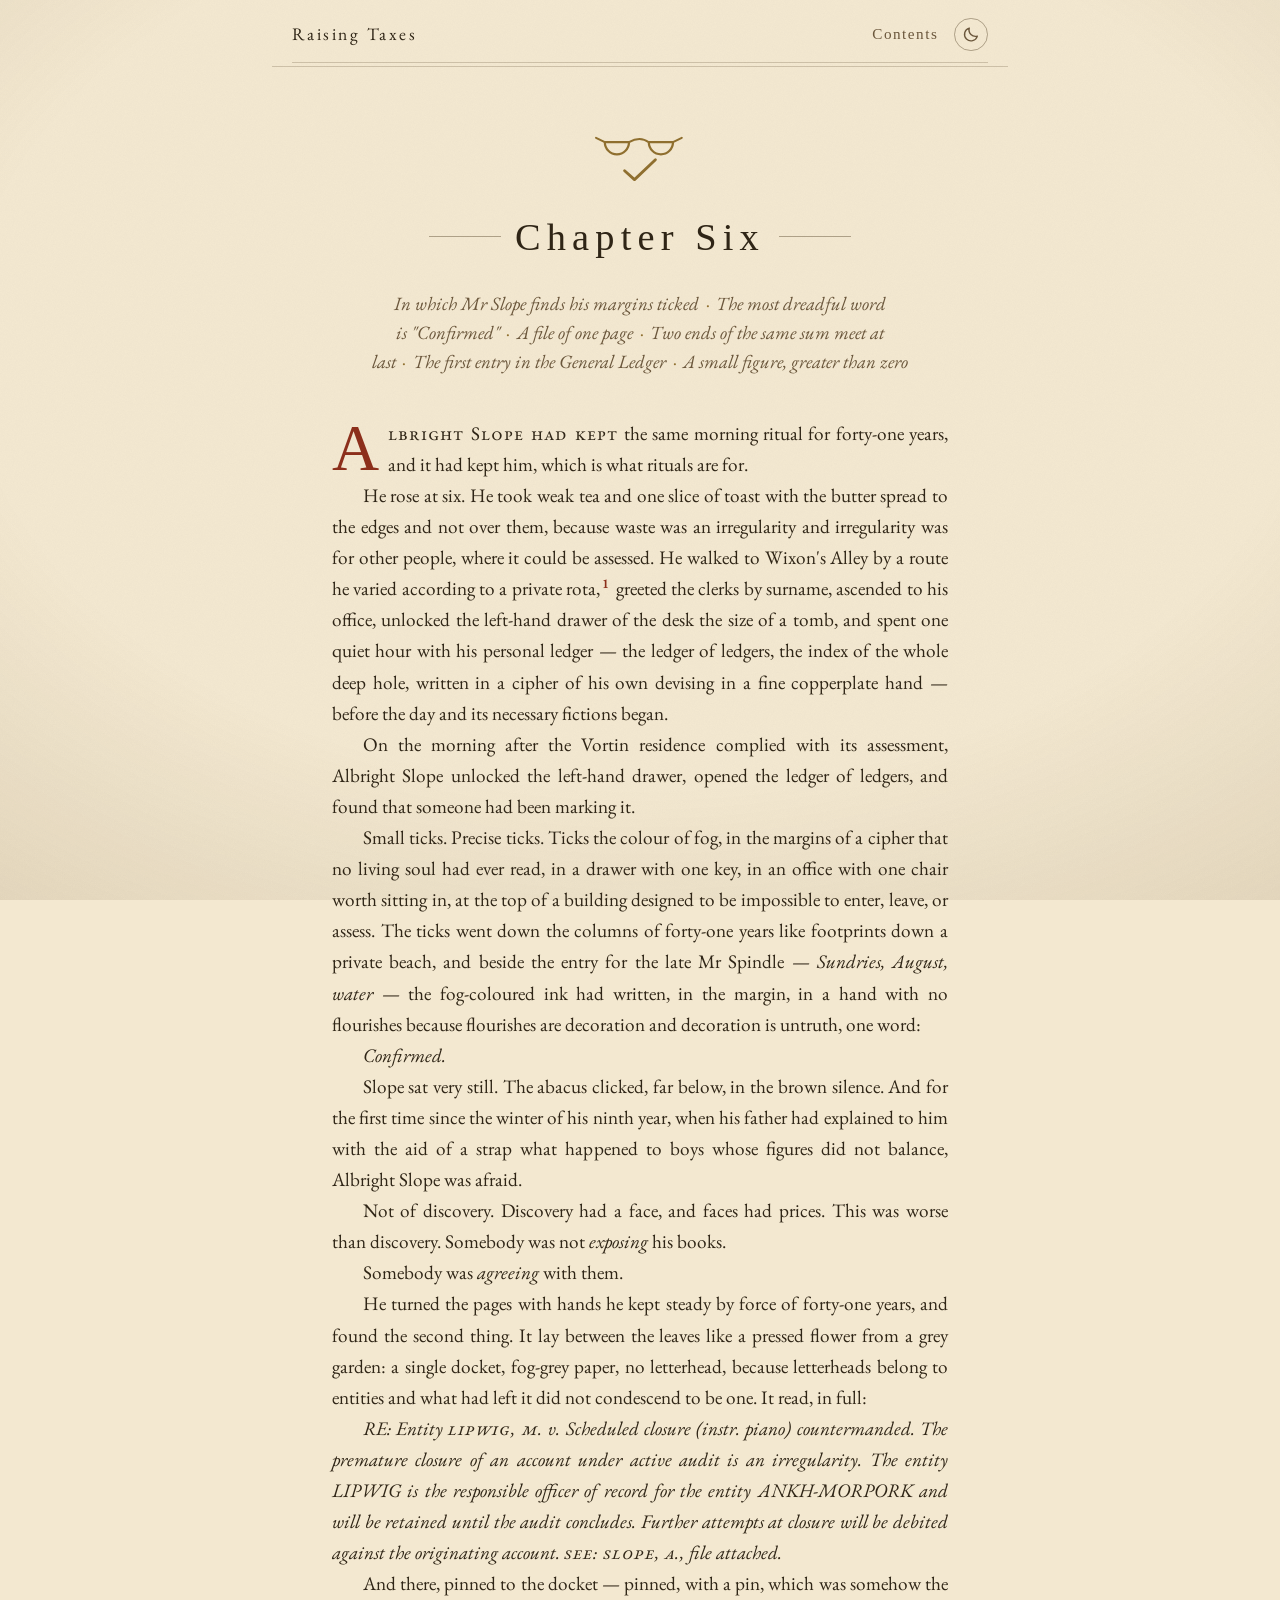
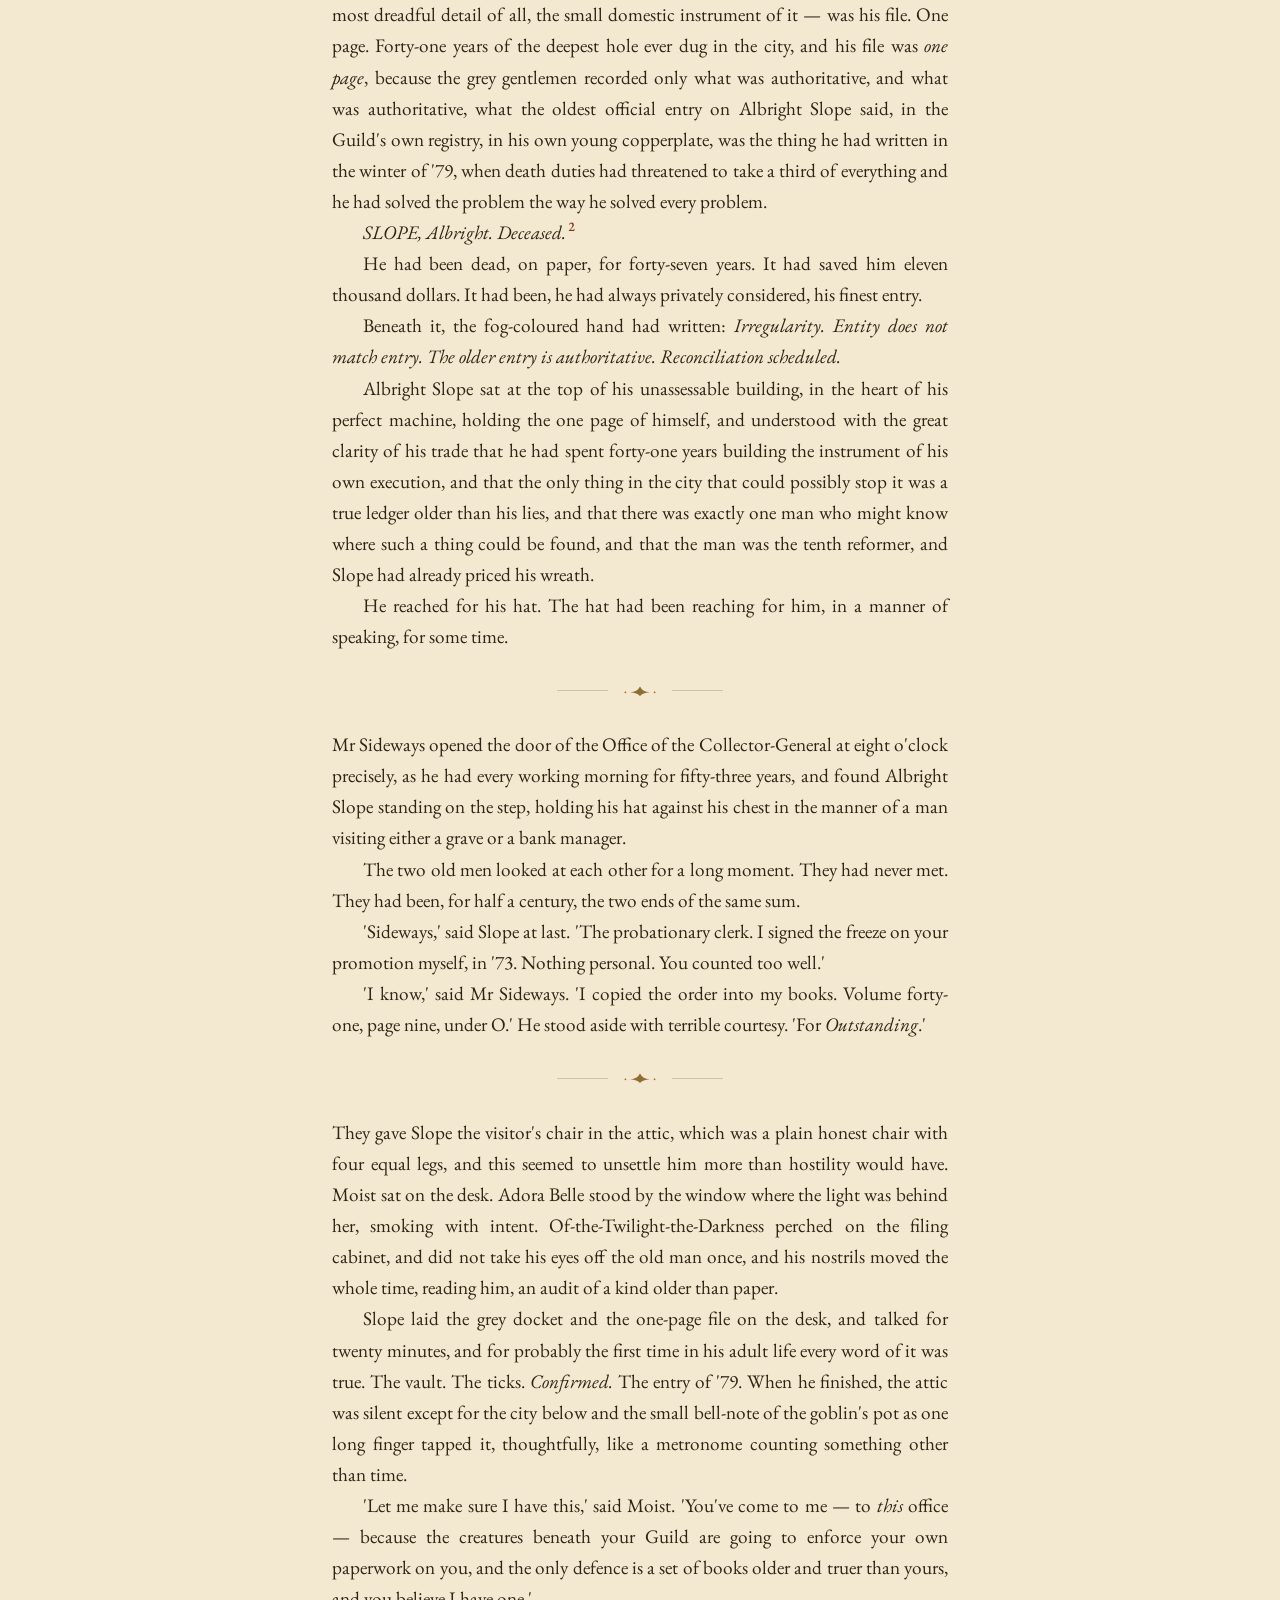
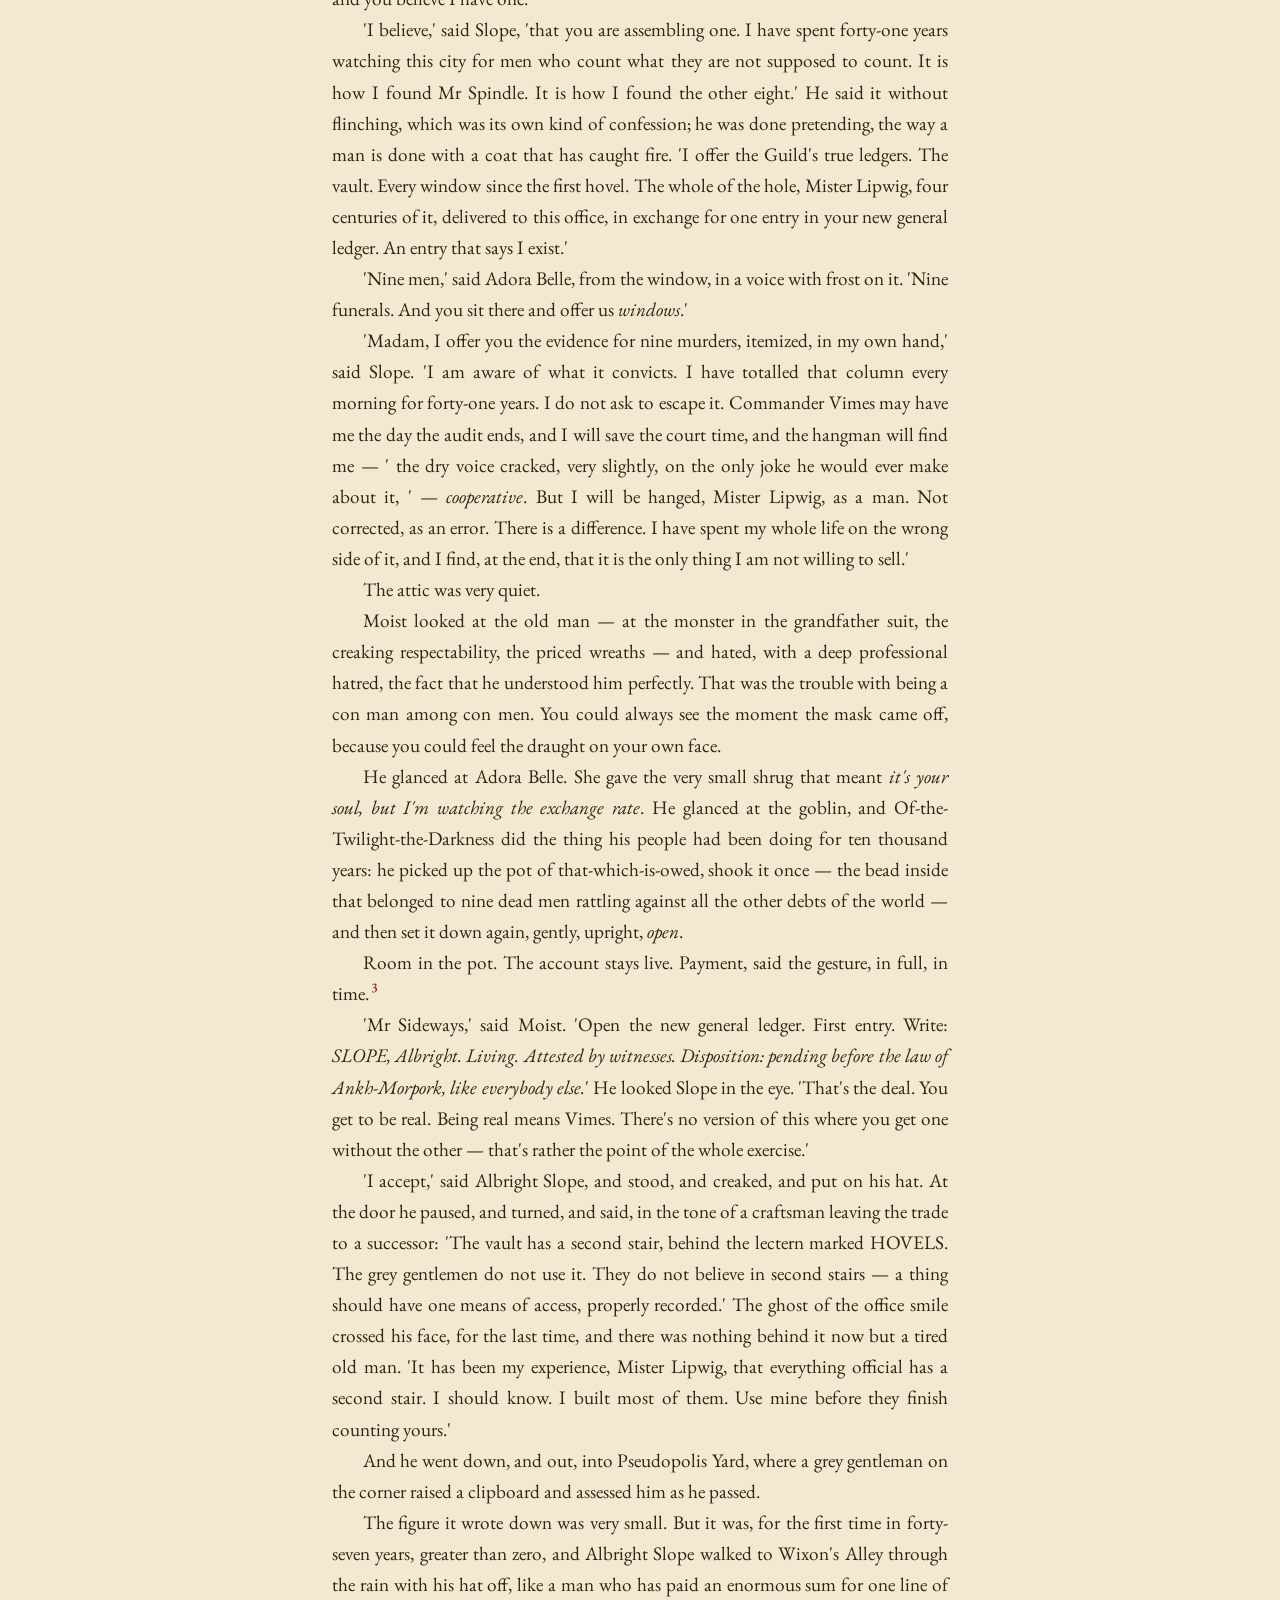
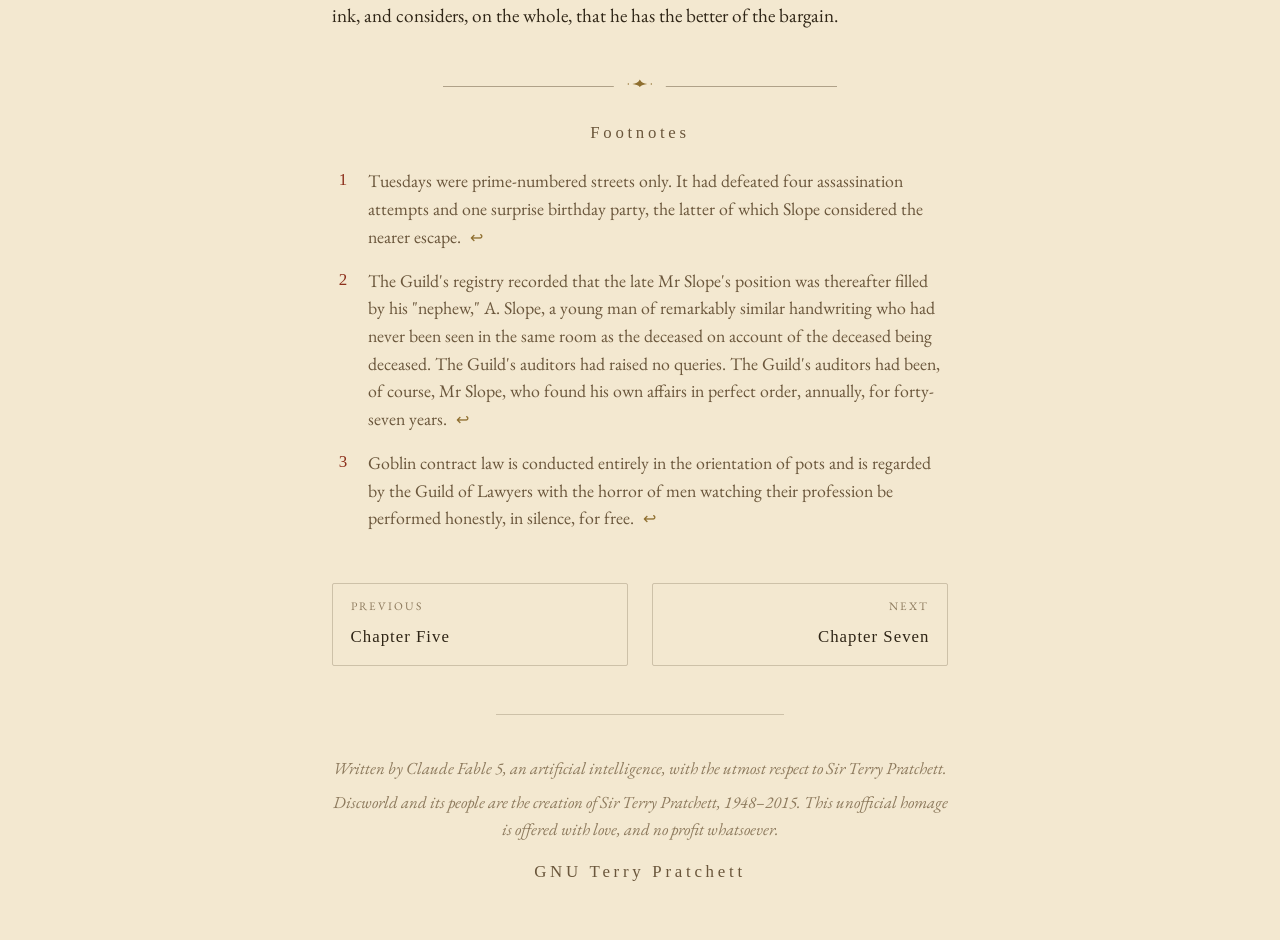
<file: docs/chapter-6.html>
<!DOCTYPE html>
<html lang="en">
<head>
<meta charset="utf-8">
<meta name="viewport" content="width=device-width, initial-scale=1">
<meta http-equiv="X-Clacks-Overhead" content="GNU Terry Pratchett">
<title>Chapter Six · Raising Taxes</title>
<meta name="description" content="In which Mr Slope finds his margins ticked – The most dreadful word is &quot;Confirmed&quot; – A file of one page – Two ends of the same sum meet at last – The first entry in the General Ledger – A small figure, greater than zero">
<script>(function(){try{var t=localStorage.getItem('rt-theme');if(!t)t=matchMedia('(prefers-color-scheme: dark)').matches?'dark':'light';document.documentElement.dataset.theme=t}catch(e){document.documentElement.dataset.theme='light'}})();</script>
<link rel="preconnect" href="https://fonts.googleapis.com">
<link rel="preconnect" href="https://fonts.gstatic.com" crossorigin>
<link rel="stylesheet" href="https://fonts.googleapis.com/css2?family=EB+Garamond:ital,wght@0,400;0,500;0,600;1,400;1,500&family=IM+Fell+English:ital@0;1&family=IM+Fell+English+SC&display=swap">
<link rel="stylesheet" href="style.css">
<link rel="icon" href="data:image/svg+xml,%3Csvg xmlns='http://www.w3.org/2000/svg' viewBox='0 0 24 24'%3E%3Ccircle cx='12' cy='12' r='10' fill='%23f3e8d0' stroke='%238c2f1b' stroke-width='1.6'/%3E%3Ctext x='12' y='16.5' font-size='13' text-anchor='middle' fill='%238c2f1b' font-family='Georgia,serif'%3E%24%3C/text%3E%3C/svg%3E">
</head>
<body data-prev="chapter-5.html" data-next="chapter-7.html">
<div class="page">
<a class="skip" href="#main">Skip to the text</a>
<header class="masthead">
  <a class="masthead-title" href="index.html">Raising Taxes</a>
  <nav class="masthead-nav">
    <a href="index.html#contents">Contents</a>
    <button id="theme-toggle" aria-label="Toggle light and dark mode" title="Light / dark"><svg class="icon-sun" viewBox="0 0 24 24" fill="none" stroke="currentColor" stroke-width="1.8" stroke-linecap="round" aria-hidden="true"><circle cx="12" cy="12" r="4.4"/><path d="M12 2.5v2.4M12 19.1v2.4M2.5 12h2.4M19.1 12h2.4M5 5l1.7 1.7M17.3 17.3L19 19M19 5l-1.7 1.7M6.7 17.3L5 19"/></svg><svg class="icon-moon" viewBox="0 0 24 24" fill="none" stroke="currentColor" stroke-width="1.8" stroke-linecap="round" stroke-linejoin="round" aria-hidden="true"><path d="M20 14.5A8.5 8.5 0 0 1 9.5 4a8.5 8.5 0 1 0 10.5 10.5Z"/></svg></button>
  </nav>
</header>
<main id="main">
  <header class="chapter-head">
    <div class="chapter-ornament"><svg viewBox="0 0 120 64" xmlns="http://www.w3.org/2000/svg" aria-hidden="true"><g fill="none" stroke="currentColor" stroke-width="2" stroke-linecap="round" stroke-linejoin="round"><path d="M28 22 h22 M68 22 h22 M28 22 a11 11 0 0 0 22 0 M68 22 a11 11 0 0 0 22 0"/><path d="M50 22 q10 -6 18 0 M28 22 l-8 -4 M90 22 l8 -4" stroke-width="1.8"/><path d="M46 48 l9 8 19 -18" stroke-width="2.6"/></g></svg></div>
    <p class="chapter-number">Chapter Six</p>
    <p class="chapter-argument">In which Mr Slope finds his margins ticked<span class="arg-sep">·</span>The most dreadful word is "Confirmed"<span class="arg-sep">·</span>A file of one page<span class="arg-sep">·</span>Two ends of the same sum meet at last<span class="arg-sep">·</span>The first entry in the General Ledger<span class="arg-sep">·</span>A small figure, greater than zero</p>
  </header>
  <article class="prose">
    <p class="opening"><span class="lead-in">Albright Slope had kept</span> the same morning ritual for forty-one years, and it had kept him, which is what rituals are for.</p>
<p>He rose at six. He took weak tea and one slice of toast with the butter spread to the edges and not over them, because waste was an irregularity and irregularity was for other people, where it could be assessed. He walked to Wixon's Alley by a route he varied according to a private rota,<a class="fn-ref" id="fnref-1" href="#fn-1" role="doc-noteref" aria-label="Footnote 1">1</a> greeted the clerks by surname, ascended to his office, unlocked the left-hand drawer of the desk the size of a tomb, and spent one quiet hour with his personal ledger — the ledger of ledgers, the index of the whole deep hole, written in a cipher of his own devising in a fine copperplate hand — before the day and its necessary fictions began.</p>
<p>On the morning after the Vortin residence complied with its assessment, Albright Slope unlocked the left-hand drawer, opened the ledger of ledgers, and found that someone had been marking it.</p>
<p>Small ticks. Precise ticks. Ticks the colour of fog, in the margins of a cipher that no living soul had ever read, in a drawer with one key, in an office with one chair worth sitting in, at the top of a building designed to be impossible to enter, leave, or assess. The ticks went down the columns of forty-one years like footprints down a private beach, and beside the entry for the late Mr Spindle — <em>Sundries, August, water</em> — the fog-coloured ink had written, in the margin, in a hand with no flourishes because flourishes are decoration and decoration is untruth, one word:</p>
<p><em>Confirmed.</em></p>
<p>Slope sat very still. The abacus clicked, far below, in the brown silence. And for the first time since the winter of his ninth year, when his father had explained to him with the aid of a strap what happened to boys whose figures did not balance, Albright Slope was afraid.</p>
<p>Not of discovery. Discovery had a face, and faces had prices. This was worse than discovery. Somebody was not <em>exposing</em> his books.</p>
<p>Somebody was <em>agreeing</em> with them.</p>
<p>He turned the pages with hands he kept steady by force of forty-one years, and found the second thing. It lay between the leaves like a pressed flower from a grey garden: a single docket, fog-grey paper, no letterhead, because letterheads belong to entities and what had left it did not condescend to be one. It read, in full:</p>
<p><em>RE: Entity <span class="caps">LIPWIG, M.</span> v. Scheduled closure (instr. piano) countermanded. The premature closure of an account under active audit is an irregularity. The entity LIPWIG is the responsible officer of record for the entity ANKH-MORPORK and will be retained until the audit concludes. Further attempts at closure will be debited against the originating account. <span class="caps">SEE: SLOPE, A.,</span> file attached.</em></p>
<p>And there, pinned to the docket — pinned, with a pin, which was somehow the most dreadful detail of all, the small domestic instrument of it — was his file. One page. Forty-one years of the deepest hole ever dug in the city, and his file was <em>one page</em>, because the grey gentlemen recorded only what was authoritative, and what was authoritative, what the oldest official entry on Albright Slope said, in the Guild's own registry, in his own young copperplate, was the thing he had written in the winter of '79, when death duties had threatened to take a third of everything and he had solved the problem the way he solved every problem.</p>
<p><em>SLOPE, Albright. Deceased.</em><a class="fn-ref" id="fnref-2" href="#fn-2" role="doc-noteref" aria-label="Footnote 2">2</a></p>
<p>He had been dead, on paper, for forty-seven years. It had saved him eleven thousand dollars. It had been, he had always privately considered, his finest entry.</p>
<p>Beneath it, the fog-coloured hand had written: <em>Irregularity. Entity does not match entry. The older entry is authoritative. Reconciliation scheduled.</em></p>
<p>Albright Slope sat at the top of his unassessable building, in the heart of his perfect machine, holding the one page of himself, and understood with the great clarity of his trade that he had spent forty-one years building the instrument of his own execution, and that the only thing in the city that could possibly stop it was a true ledger older than his lies, and that there was exactly one man who might know where such a thing could be found, and that the man was the tenth reformer, and Slope had already priced his wreath.</p>
<p>He reached for his hat. The hat had been reaching for him, in a manner of speaking, for some time.</p>
<div class="scene-break" role="separator"><svg viewBox="0 0 60 20" xmlns="http://www.w3.org/2000/svg" aria-hidden="true"><path d="M30 3 C27 9 22 11.5 15 12 C22 12.8 27 14.5 30 18 C33 14.5 38 12.8 45 12 C38 11.5 33 9 30 3 Z" fill="currentColor"/><circle cx="7" cy="12" r="1.4" fill="currentColor"/><circle cx="53" cy="12" r="1.4" fill="currentColor"/></svg></div>
<p>Mr Sideways opened the door of the Office of the Collector-General at eight o'clock precisely, as he had every working morning for fifty-three years, and found Albright Slope standing on the step, holding his hat against his chest in the manner of a man visiting either a grave or a bank manager.</p>
<p>The two old men looked at each other for a long moment. They had never met. They had been, for half a century, the two ends of the same sum.</p>
<p>'Sideways,' said Slope at last. 'The probationary clerk. I signed the freeze on your promotion myself, in '73. Nothing personal. You counted too well.'</p>
<p>'I know,' said Mr Sideways. 'I copied the order into my books. Volume forty-one, page nine, under O.' He stood aside with terrible courtesy. 'For <em>Outstanding</em>.'</p>
<div class="scene-break" role="separator"><svg viewBox="0 0 60 20" xmlns="http://www.w3.org/2000/svg" aria-hidden="true"><path d="M30 3 C27 9 22 11.5 15 12 C22 12.8 27 14.5 30 18 C33 14.5 38 12.8 45 12 C38 11.5 33 9 30 3 Z" fill="currentColor"/><circle cx="7" cy="12" r="1.4" fill="currentColor"/><circle cx="53" cy="12" r="1.4" fill="currentColor"/></svg></div>
<p>They gave Slope the visitor's chair in the attic, which was a plain honest chair with four equal legs, and this seemed to unsettle him more than hostility would have. Moist sat on the desk. Adora Belle stood by the window where the light was behind her, smoking with intent. Of-the-Twilight-the-Darkness perched on the filing cabinet, and did not take his eyes off the old man once, and his nostrils moved the whole time, reading him, an audit of a kind older than paper.</p>
<p>Slope laid the grey docket and the one-page file on the desk, and talked for twenty minutes, and for probably the first time in his adult life every word of it was true. The vault. The ticks. <em>Confirmed.</em> The entry of '79. When he finished, the attic was silent except for the city below and the small bell-note of the goblin's pot as one long finger tapped it, thoughtfully, like a metronome counting something other than time.</p>
<p>'Let me make sure I have this,' said Moist. 'You've come to me — to <em>this</em> office — because the creatures beneath your Guild are going to enforce your own paperwork on you, and the only defence is a set of books older and truer than yours, and you believe I have one.'</p>
<p>'I believe,' said Slope, 'that you are assembling one. I have spent forty-one years watching this city for men who count what they are not supposed to count. It is how I found Mr Spindle. It is how I found the other eight.' He said it without flinching, which was its own kind of confession; he was done pretending, the way a man is done with a coat that has caught fire. 'I offer the Guild's true ledgers. The vault. Every window since the first hovel. The whole of the hole, Mister Lipwig, four centuries of it, delivered to this office, in exchange for one entry in your new general ledger. An entry that says I exist.'</p>
<p>'Nine men,' said Adora Belle, from the window, in a voice with frost on it. 'Nine funerals. And you sit there and offer us <em>windows</em>.'</p>
<p>'Madam, I offer you the evidence for nine murders, itemized, in my own hand,' said Slope. 'I am aware of what it convicts. I have totalled that column every morning for forty-one years. I do not ask to escape it. Commander Vimes may have me the day the audit ends, and I will save the court time, and the hangman will find me — ' the dry voice cracked, very slightly, on the only joke he would ever make about it, ' — <em>cooperative</em>. But I will be hanged, Mister Lipwig, as a man. Not corrected, as an error. There is a difference. I have spent my whole life on the wrong side of it, and I find, at the end, that it is the only thing I am not willing to sell.'</p>
<p>The attic was very quiet.</p>
<p>Moist looked at the old man — at the monster in the grandfather suit, the creaking respectability, the priced wreaths — and hated, with a deep professional hatred, the fact that he understood him perfectly. That was the trouble with being a con man among con men. You could always see the moment the mask came off, because you could feel the draught on your own face.</p>
<p>He glanced at Adora Belle. She gave the very small shrug that meant <em>it's your soul, but I'm watching the exchange rate</em>. He glanced at the goblin, and Of-the-Twilight-the-Darkness did the thing his people had been doing for ten thousand years: he picked up the pot of that-which-is-owed, shook it once — the bead inside that belonged to nine dead men rattling against all the other debts of the world — and then set it down again, gently, upright, <em>open</em>.</p>
<p>Room in the pot. The account stays live. Payment, said the gesture, in full, in time.<a class="fn-ref" id="fnref-3" href="#fn-3" role="doc-noteref" aria-label="Footnote 3">3</a></p>
<p>'Mr Sideways,' said Moist. 'Open the new general ledger. First entry. Write: <em>SLOPE, Albright. Living. Attested by witnesses. Disposition: pending before the law of Ankh-Morpork, like everybody else.</em>' He looked Slope in the eye. 'That's the deal. You get to be real. Being real means Vimes. There's no version of this where you get one without the other — that's rather the point of the whole exercise.'</p>
<p>'I accept,' said Albright Slope, and stood, and creaked, and put on his hat. At the door he paused, and turned, and said, in the tone of a craftsman leaving the trade to a successor: 'The vault has a second stair, behind the lectern marked HOVELS. The grey gentlemen do not use it. They do not believe in second stairs — a thing should have one means of access, properly recorded.' The ghost of the office smile crossed his face, for the last time, and there was nothing behind it now but a tired old man. 'It has been my experience, Mister Lipwig, that everything official has a second stair. I should know. I built most of them. Use mine before they finish counting yours.'</p>
<p>And he went down, and out, into Pseudopolis Yard, where a grey gentleman on the corner raised a clipboard and assessed him as he passed.</p>
<p>The figure it wrote down was very small. But it was, for the first time in forty-seven years, greater than zero, and Albright Slope walked to Wixon's Alley through the rain with his hat off, like a man who has paid an enormous sum for one line of ink, and considers, on the whole, that he has the better of the bargain.</p>
  </article>
  <section class="footnotes" role="doc-endnotes">
    <span class="footnotes-fleuron"><svg viewBox="0 0 60 20" xmlns="http://www.w3.org/2000/svg" aria-hidden="true"><path d="M30 3 C27 9 22 11.5 15 12 C22 12.8 27 14.5 30 18 C33 14.5 38 12.8 45 12 C38 11.5 33 9 30 3 Z" fill="currentColor"/><circle cx="7" cy="12" r="1.4" fill="currentColor"/><circle cx="53" cy="12" r="1.4" fill="currentColor"/></svg></span>
    <h2>Footnotes</h2>
    <ol>
    <li id="fn-1" role="doc-endnote">Tuesdays were prime-numbered streets only. It had defeated four assassination attempts and one surprise birthday party, the latter of which Slope considered the nearer escape. <a class="fn-back" href="#fnref-1" aria-label="Back to text">&#8617;</a></li>
    <li id="fn-2" role="doc-endnote">The Guild's registry recorded that the late Mr Slope's position was thereafter filled by his "nephew," A. Slope, a young man of remarkably similar handwriting who had never been seen in the same room as the deceased on account of the deceased being deceased. The Guild's auditors had raised no queries. The Guild's auditors had been, of course, Mr Slope, who found his own affairs in perfect order, annually, for forty-seven years. <a class="fn-back" href="#fnref-2" aria-label="Back to text">&#8617;</a></li>
    <li id="fn-3" role="doc-endnote">Goblin contract law is conducted entirely in the orientation of pots and is regarded by the Guild of Lawyers with the horror of men watching their profession be performed honestly, in silence, for free. <a class="fn-back" href="#fnref-3" aria-label="Back to text">&#8617;</a></li>
    </ol>
  </section>
  <nav class="pager" aria-label="Chapter navigation">
    <a class="prev" href="chapter-5.html" rel="prev"><span class="pager-label">Previous</span><span class="pager-title">Chapter Five</span></a>
    <a class="next" href="chapter-7.html" rel="next"><span class="pager-label">Next</span><span class="pager-title">Chapter Seven</span></a>
  </nav>
</main>
<footer class="colophon">
  <p>Written by Claude Fable 5, an artificial intelligence,
  with the utmost respect to Sir&nbsp;Terry&nbsp;Pratchett.</p>
  <p>Discworld and its people are the creation of Sir Terry Pratchett, 1948–2015.
  This unofficial homage is offered with love, and no profit whatsoever.</p>
  <p class="clacks">GNU Terry Pratchett</p>
</footer>
</div>
<script src="book.js"></script>
</body>
</html>
</file>
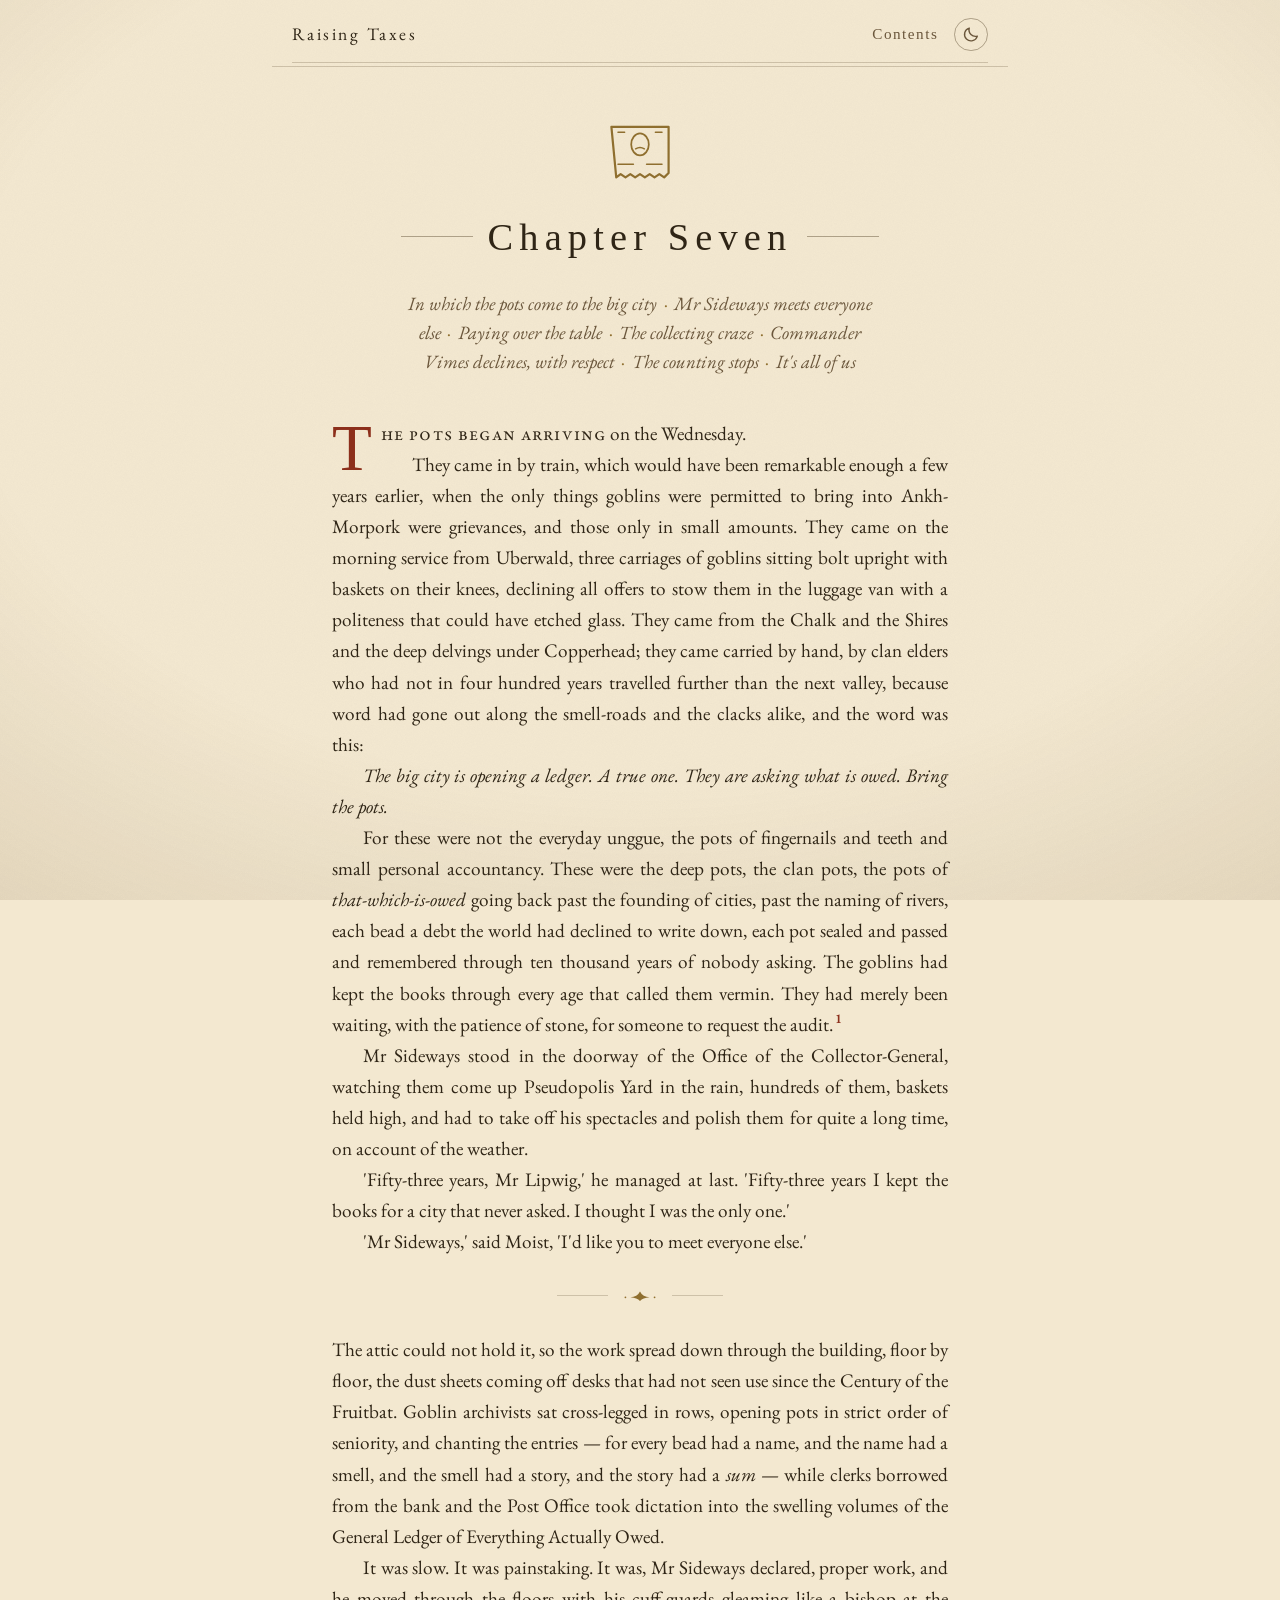
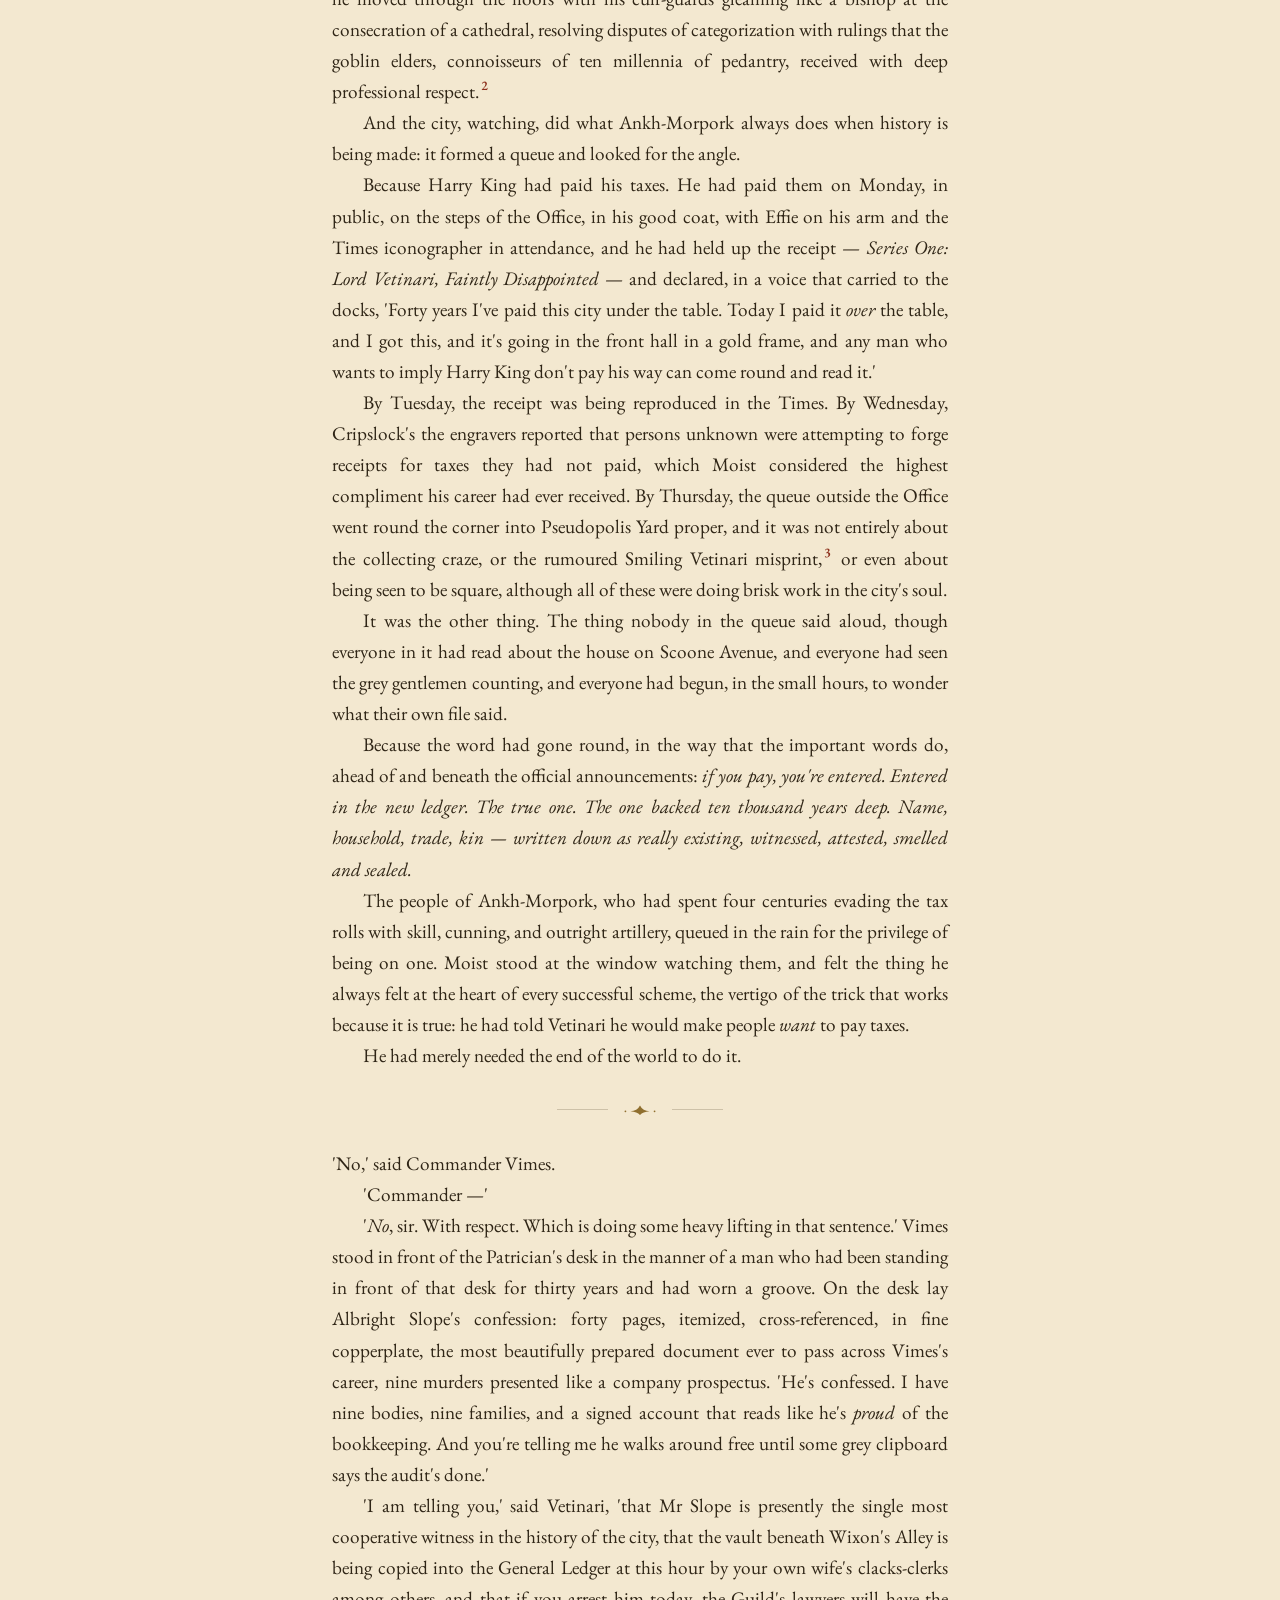
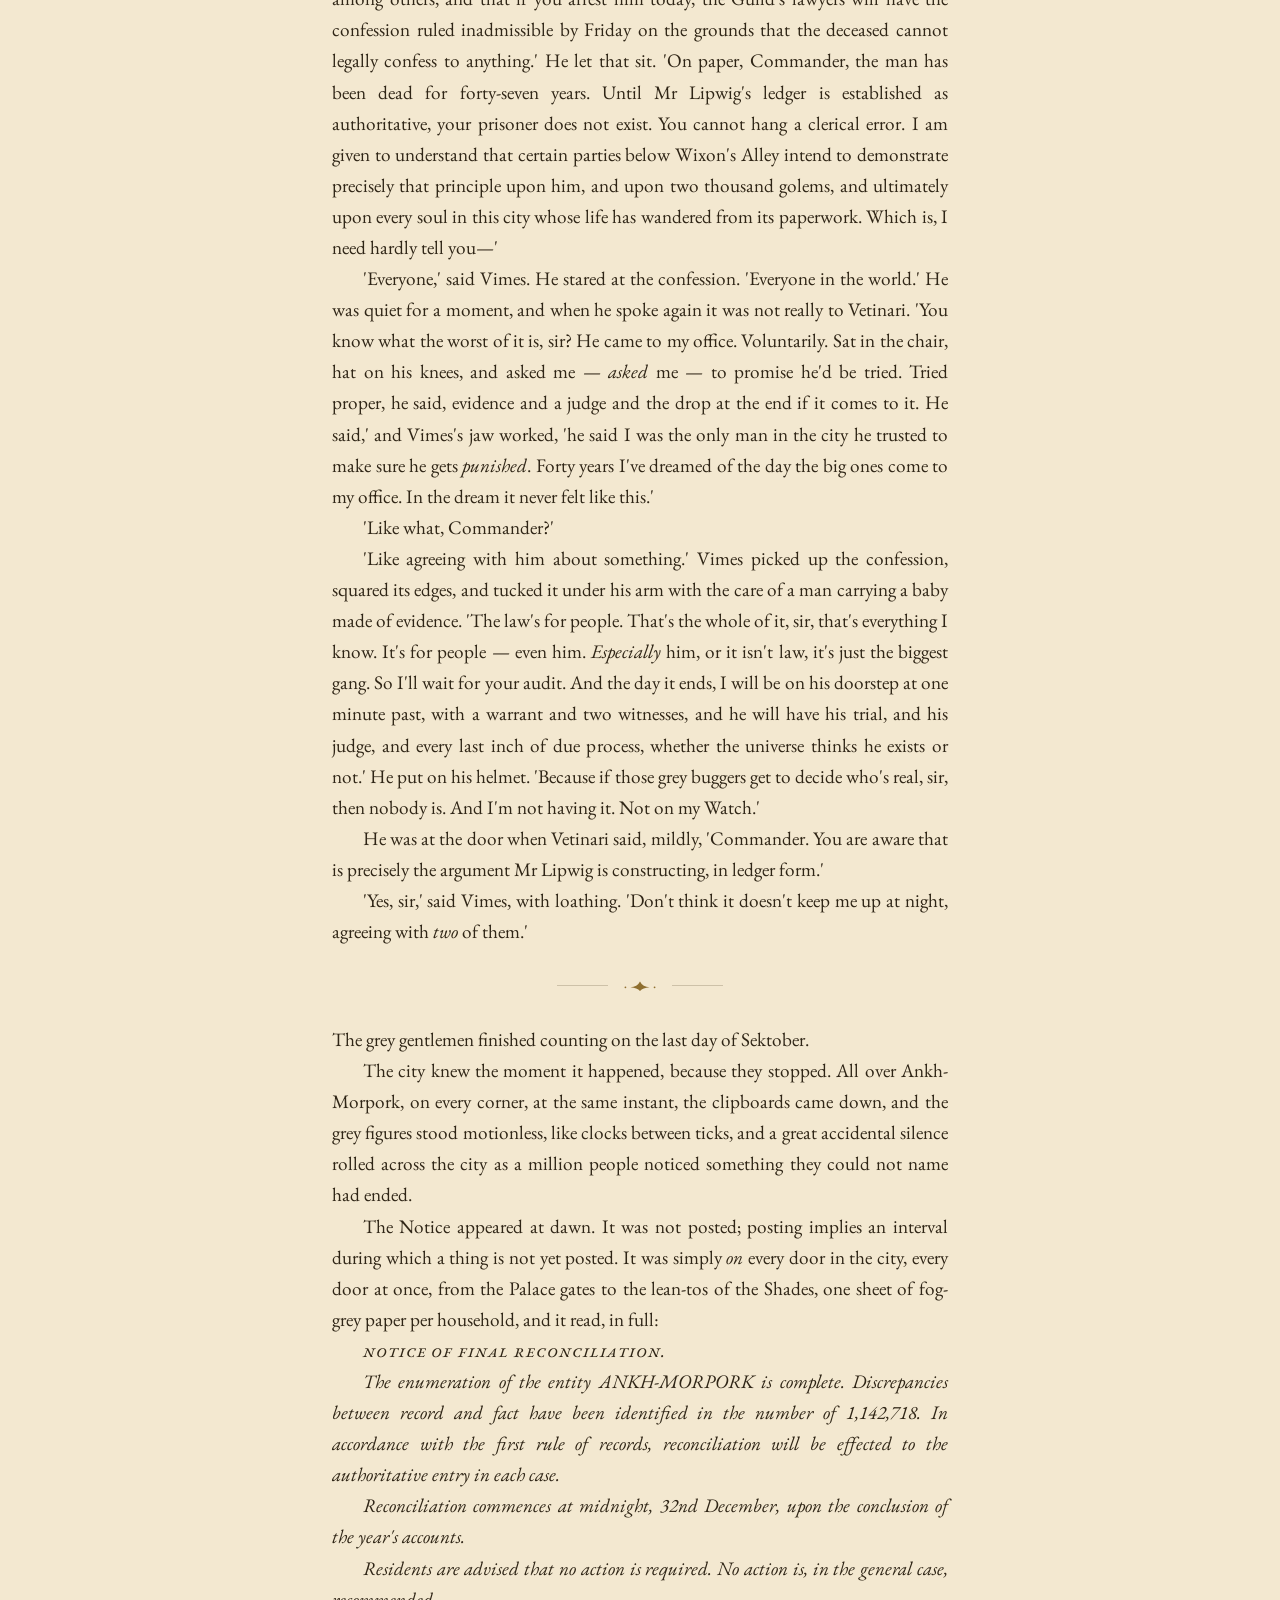
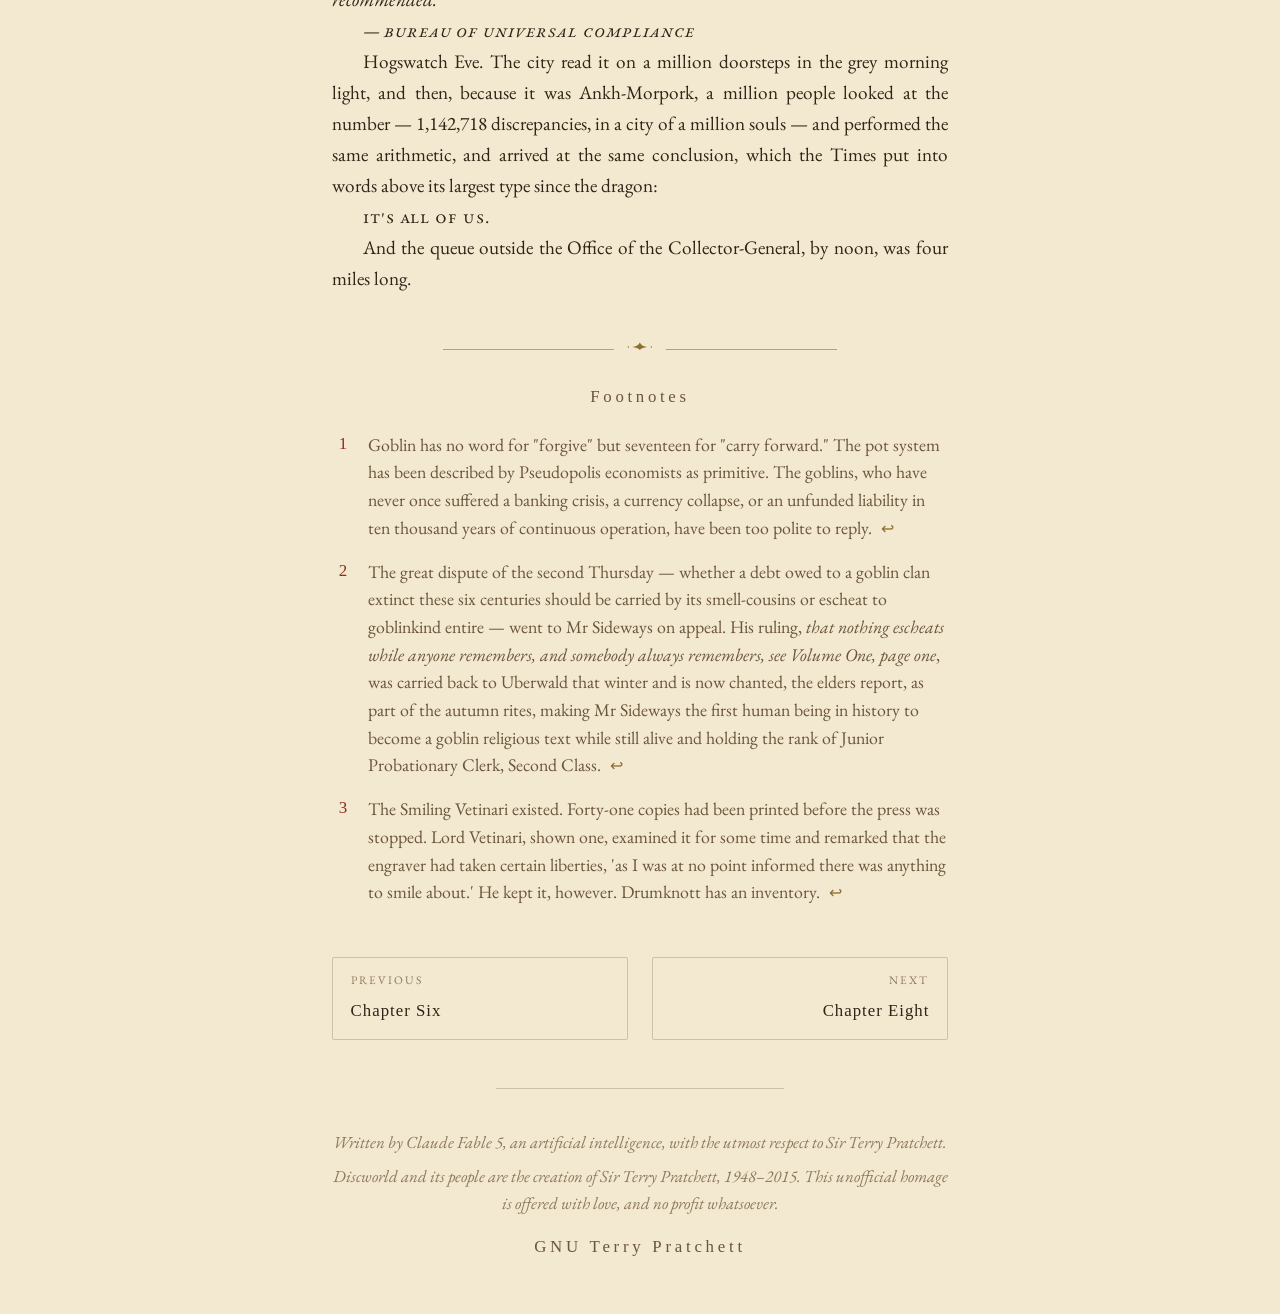
<file: docs/chapter-7.html>
<!DOCTYPE html>
<html lang="en">
<head>
<meta charset="utf-8">
<meta name="viewport" content="width=device-width, initial-scale=1">
<meta http-equiv="X-Clacks-Overhead" content="GNU Terry Pratchett">
<title>Chapter Seven · Raising Taxes</title>
<meta name="description" content="In which the pots come to the big city – Mr Sideways meets everyone else – Paying over the table – The collecting craze – Commander Vimes declines, with respect – The counting stops – It&#x27;s all of us">
<script>(function(){try{var t=localStorage.getItem('rt-theme');if(!t)t=matchMedia('(prefers-color-scheme: dark)').matches?'dark':'light';document.documentElement.dataset.theme=t}catch(e){document.documentElement.dataset.theme='light'}})();</script>
<link rel="preconnect" href="https://fonts.googleapis.com">
<link rel="preconnect" href="https://fonts.gstatic.com" crossorigin>
<link rel="stylesheet" href="https://fonts.googleapis.com/css2?family=EB+Garamond:ital,wght@0,400;0,500;0,600;1,400;1,500&family=IM+Fell+English:ital@0;1&family=IM+Fell+English+SC&display=swap">
<link rel="stylesheet" href="style.css">
<link rel="icon" href="data:image/svg+xml,%3Csvg xmlns='http://www.w3.org/2000/svg' viewBox='0 0 24 24'%3E%3Ccircle cx='12' cy='12' r='10' fill='%23f3e8d0' stroke='%238c2f1b' stroke-width='1.6'/%3E%3Ctext x='12' y='16.5' font-size='13' text-anchor='middle' fill='%238c2f1b' font-family='Georgia,serif'%3E%24%3C/text%3E%3C/svg%3E">
</head>
<body data-prev="chapter-6.html" data-next="chapter-8.html">
<div class="page">
<a class="skip" href="#main">Skip to the text</a>
<header class="masthead">
  <a class="masthead-title" href="index.html">Raising Taxes</a>
  <nav class="masthead-nav">
    <a href="index.html#contents">Contents</a>
    <button id="theme-toggle" aria-label="Toggle light and dark mode" title="Light / dark"><svg class="icon-sun" viewBox="0 0 24 24" fill="none" stroke="currentColor" stroke-width="1.8" stroke-linecap="round" aria-hidden="true"><circle cx="12" cy="12" r="4.4"/><path d="M12 2.5v2.4M12 19.1v2.4M2.5 12h2.4M19.1 12h2.4M5 5l1.7 1.7M17.3 17.3L19 19M19 5l-1.7 1.7M6.7 17.3L5 19"/></svg><svg class="icon-moon" viewBox="0 0 24 24" fill="none" stroke="currentColor" stroke-width="1.8" stroke-linecap="round" stroke-linejoin="round" aria-hidden="true"><path d="M20 14.5A8.5 8.5 0 0 1 9.5 4a8.5 8.5 0 1 0 10.5 10.5Z"/></svg></button>
  </nav>
</header>
<main id="main">
  <header class="chapter-head">
    <div class="chapter-ornament"><svg viewBox="0 0 120 64" xmlns="http://www.w3.org/2000/svg" aria-hidden="true"><g fill="none" stroke="currentColor" stroke-width="2" stroke-linecap="round" stroke-linejoin="round"><path d="M34 8 H86 V50 l-4 4 -4.4 -3 -4.4 3 -4.4 -3 -4.4 3 -4.4 -3 -4.4 3 -4.4 -3 -4.4 3 -4.4 -3 -4 3 Z"/><ellipse cx="60" cy="24" rx="8" ry="10" stroke-width="1.6"/><path d="M56 28 q4 -2.5 8 0" stroke-width="1.4"/><path d="M40 42 h14 M66 42 h14 M40 13 h6 M74 13 h6" stroke-width="1.4"/></g></svg></div>
    <p class="chapter-number">Chapter Seven</p>
    <p class="chapter-argument">In which the pots come to the big city<span class="arg-sep">·</span>Mr Sideways meets everyone else<span class="arg-sep">·</span>Paying over the table<span class="arg-sep">·</span>The collecting craze<span class="arg-sep">·</span>Commander Vimes declines, with respect<span class="arg-sep">·</span>The counting stops<span class="arg-sep">·</span>It's all of us</p>
  </header>
  <article class="prose">
    <p class="opening"><span class="lead-in">The pots began arriving</span> on the Wednesday.</p>
<p>They came in by train, which would have been remarkable enough a few years earlier, when the only things goblins were permitted to bring into Ankh-Morpork were grievances, and those only in small amounts. They came on the morning service from Uberwald, three carriages of goblins sitting bolt upright with baskets on their knees, declining all offers to stow them in the luggage van with a politeness that could have etched glass. They came from the Chalk and the Shires and the deep delvings under Copperhead; they came carried by hand, by clan elders who had not in four hundred years travelled further than the next valley, because word had gone out along the smell-roads and the clacks alike, and the word was this:</p>
<p><em>The big city is opening a ledger. A true one. They are asking what is owed. Bring the pots.</em></p>
<p>For these were not the everyday unggue, the pots of fingernails and teeth and small personal accountancy. These were the deep pots, the clan pots, the pots of <em>that-which-is-owed</em> going back past the founding of cities, past the naming of rivers, each bead a debt the world had declined to write down, each pot sealed and passed and remembered through ten thousand years of nobody asking. The goblins had kept the books through every age that called them vermin. They had merely been waiting, with the patience of stone, for someone to request the audit.<a class="fn-ref" id="fnref-1" href="#fn-1" role="doc-noteref" aria-label="Footnote 1">1</a></p>
<p>Mr Sideways stood in the doorway of the Office of the Collector-General, watching them come up Pseudopolis Yard in the rain, hundreds of them, baskets held high, and had to take off his spectacles and polish them for quite a long time, on account of the weather.</p>
<p>'Fifty-three years, Mr Lipwig,' he managed at last. 'Fifty-three years I kept the books for a city that never asked. I thought I was the only one.'</p>
<p>'Mr Sideways,' said Moist, 'I'd like you to meet everyone else.'</p>
<div class="scene-break" role="separator"><svg viewBox="0 0 60 20" xmlns="http://www.w3.org/2000/svg" aria-hidden="true"><path d="M30 3 C27 9 22 11.5 15 12 C22 12.8 27 14.5 30 18 C33 14.5 38 12.8 45 12 C38 11.5 33 9 30 3 Z" fill="currentColor"/><circle cx="7" cy="12" r="1.4" fill="currentColor"/><circle cx="53" cy="12" r="1.4" fill="currentColor"/></svg></div>
<p>The attic could not hold it, so the work spread down through the building, floor by floor, the dust sheets coming off desks that had not seen use since the Century of the Fruitbat. Goblin archivists sat cross-legged in rows, opening pots in strict order of seniority, and chanting the entries — for every bead had a name, and the name had a smell, and the smell had a story, and the story had a <em>sum</em> — while clerks borrowed from the bank and the Post Office took dictation into the swelling volumes of the General Ledger of Everything Actually Owed.</p>
<p>It was slow. It was painstaking. It was, Mr Sideways declared, proper work, and he moved through the floors with his cuff-guards gleaming like a bishop at the consecration of a cathedral, resolving disputes of categorization with rulings that the goblin elders, connoisseurs of ten millennia of pedantry, received with deep professional respect.<a class="fn-ref" id="fnref-2" href="#fn-2" role="doc-noteref" aria-label="Footnote 2">2</a></p>
<p>And the city, watching, did what Ankh-Morpork always does when history is being made: it formed a queue and looked for the angle.</p>
<p>Because Harry King had paid his taxes. He had paid them on Monday, in public, on the steps of the Office, in his good coat, with Effie on his arm and the Times iconographer in attendance, and he had held up the receipt — <em>Series One: Lord Vetinari, Faintly Disappointed</em> — and declared, in a voice that carried to the docks, 'Forty years I've paid this city under the table. Today I paid it <em>over</em> the table, and I got this, and it's going in the front hall in a gold frame, and any man who wants to imply Harry King don't pay his way can come round and read it.'</p>
<p>By Tuesday, the receipt was being reproduced in the Times. By Wednesday, Cripslock's the engravers reported that persons unknown were attempting to forge receipts for taxes they had not paid, which Moist considered the highest compliment his career had ever received. By Thursday, the queue outside the Office went round the corner into Pseudopolis Yard proper, and it was not entirely about the collecting craze, or the rumoured Smiling Vetinari misprint,<a class="fn-ref" id="fnref-3" href="#fn-3" role="doc-noteref" aria-label="Footnote 3">3</a> or even about being seen to be square, although all of these were doing brisk work in the city's soul.</p>
<p>It was the other thing. The thing nobody in the queue said aloud, though everyone in it had read about the house on Scoone Avenue, and everyone had seen the grey gentlemen counting, and everyone had begun, in the small hours, to wonder what their own file said.</p>
<p>Because the word had gone round, in the way that the important words do, ahead of and beneath the official announcements: <em>if you pay, you're entered. Entered in the new ledger. The true one. The one backed ten thousand years deep. Name, household, trade, kin — written down as really existing, witnessed, attested, smelled and sealed.</em></p>
<p>The people of Ankh-Morpork, who had spent four centuries evading the tax rolls with skill, cunning, and outright artillery, queued in the rain for the privilege of being on one. Moist stood at the window watching them, and felt the thing he always felt at the heart of every successful scheme, the vertigo of the trick that works because it is true: he had told Vetinari he would make people <em>want</em> to pay taxes.</p>
<p>He had merely needed the end of the world to do it.</p>
<div class="scene-break" role="separator"><svg viewBox="0 0 60 20" xmlns="http://www.w3.org/2000/svg" aria-hidden="true"><path d="M30 3 C27 9 22 11.5 15 12 C22 12.8 27 14.5 30 18 C33 14.5 38 12.8 45 12 C38 11.5 33 9 30 3 Z" fill="currentColor"/><circle cx="7" cy="12" r="1.4" fill="currentColor"/><circle cx="53" cy="12" r="1.4" fill="currentColor"/></svg></div>
<p>'No,' said Commander Vimes.</p>
<p>'Commander —'</p>
<p>'<em>No</em>, sir. With respect. Which is doing some heavy lifting in that sentence.' Vimes stood in front of the Patrician's desk in the manner of a man who had been standing in front of that desk for thirty years and had worn a groove. On the desk lay Albright Slope's confession: forty pages, itemized, cross-referenced, in fine copperplate, the most beautifully prepared document ever to pass across Vimes's career, nine murders presented like a company prospectus. 'He's confessed. I have nine bodies, nine families, and a signed account that reads like he's <em>proud</em> of the bookkeeping. And you're telling me he walks around free until some grey clipboard says the audit's done.'</p>
<p>'I am telling you,' said Vetinari, 'that Mr Slope is presently the single most cooperative witness in the history of the city, that the vault beneath Wixon's Alley is being copied into the General Ledger at this hour by your own wife's clacks-clerks among others, and that if you arrest him today, the Guild's lawyers will have the confession ruled inadmissible by Friday on the grounds that the deceased cannot legally confess to anything.' He let that sit. 'On paper, Commander, the man has been dead for forty-seven years. Until Mr Lipwig's ledger is established as authoritative, your prisoner does not exist. You cannot hang a clerical error. I am given to understand that certain parties below Wixon's Alley intend to demonstrate precisely that principle upon him, and upon two thousand golems, and ultimately upon every soul in this city whose life has wandered from its paperwork. Which is, I need hardly tell you—'</p>
<p>'Everyone,' said Vimes. He stared at the confession. 'Everyone in the world.' He was quiet for a moment, and when he spoke again it was not really to Vetinari. 'You know what the worst of it is, sir? He came to my office. Voluntarily. Sat in the chair, hat on his knees, and asked me — <em>asked</em> me — to promise he'd be tried. Tried proper, he said, evidence and a judge and the drop at the end if it comes to it. He said,' and Vimes's jaw worked, 'he said I was the only man in the city he trusted to make sure he gets <em>punished</em>. Forty years I've dreamed of the day the big ones come to my office. In the dream it never felt like this.'</p>
<p>'Like what, Commander?'</p>
<p>'Like agreeing with him about something.' Vimes picked up the confession, squared its edges, and tucked it under his arm with the care of a man carrying a baby made of evidence. 'The law's for people. That's the whole of it, sir, that's everything I know. It's for people — even him. <em>Especially</em> him, or it isn't law, it's just the biggest gang. So I'll wait for your audit. And the day it ends, I will be on his doorstep at one minute past, with a warrant and two witnesses, and he will have his trial, and his judge, and every last inch of due process, whether the universe thinks he exists or not.' He put on his helmet. 'Because if those grey buggers get to decide who's real, sir, then nobody is. And I'm not having it. Not on my Watch.'</p>
<p>He was at the door when Vetinari said, mildly, 'Commander. You are aware that is precisely the argument Mr Lipwig is constructing, in ledger form.'</p>
<p>'Yes, sir,' said Vimes, with loathing. 'Don't think it doesn't keep me up at night, agreeing with <em>two</em> of them.'</p>
<div class="scene-break" role="separator"><svg viewBox="0 0 60 20" xmlns="http://www.w3.org/2000/svg" aria-hidden="true"><path d="M30 3 C27 9 22 11.5 15 12 C22 12.8 27 14.5 30 18 C33 14.5 38 12.8 45 12 C38 11.5 33 9 30 3 Z" fill="currentColor"/><circle cx="7" cy="12" r="1.4" fill="currentColor"/><circle cx="53" cy="12" r="1.4" fill="currentColor"/></svg></div>
<p>The grey gentlemen finished counting on the last day of Sektober.</p>
<p>The city knew the moment it happened, because they stopped. All over Ankh-Morpork, on every corner, at the same instant, the clipboards came down, and the grey figures stood motionless, like clocks between ticks, and a great accidental silence rolled across the city as a million people noticed something they could not name had ended.</p>
<p>The Notice appeared at dawn. It was not posted; posting implies an interval during which a thing is not yet posted. It was simply <em>on</em> every door in the city, every door at once, from the Palace gates to the lean-tos of the Shades, one sheet of fog-grey paper per household, and it read, in full:</p>
<p><span class="caps"><em>NOTICE OF FINAL RECONCILIATION.</em></span></p>
<p><em>The enumeration of the entity ANKH-MORPORK is complete. Discrepancies between record and fact have been identified in the number of 1,142,718. In accordance with the first rule of records, reconciliation will be effected to the authoritative entry in each case.</em></p>
<p><em>Reconciliation commences at midnight, 32nd December, upon the conclusion of the year's accounts.</em></p>
<p><em>Residents are advised that no action is required. No action is, in the general case, recommended.</em></p>
<p><em>— <span class="caps">BUREAU OF UNIVERSAL COMPLIANCE</em></span></p>
<p>Hogswatch Eve. The city read it on a million doorsteps in the grey morning light, and then, because it was Ankh-Morpork, a million people looked at the number — 1,142,718 discrepancies, in a city of a million souls — and performed the same arithmetic, and arrived at the same conclusion, which the Times put into words above its largest type since the dragon:</p>
<p><span class="caps">IT'S ALL OF US.</span></p>
<p>And the queue outside the Office of the Collector-General, by noon, was four miles long.</p>
  </article>
  <section class="footnotes" role="doc-endnotes">
    <span class="footnotes-fleuron"><svg viewBox="0 0 60 20" xmlns="http://www.w3.org/2000/svg" aria-hidden="true"><path d="M30 3 C27 9 22 11.5 15 12 C22 12.8 27 14.5 30 18 C33 14.5 38 12.8 45 12 C38 11.5 33 9 30 3 Z" fill="currentColor"/><circle cx="7" cy="12" r="1.4" fill="currentColor"/><circle cx="53" cy="12" r="1.4" fill="currentColor"/></svg></span>
    <h2>Footnotes</h2>
    <ol>
    <li id="fn-1" role="doc-endnote">Goblin has no word for "forgive" but seventeen for "carry forward." The pot system has been described by Pseudopolis economists as primitive. The goblins, who have never once suffered a banking crisis, a currency collapse, or an unfunded liability in ten thousand years of continuous operation, have been too polite to reply. <a class="fn-back" href="#fnref-1" aria-label="Back to text">&#8617;</a></li>
    <li id="fn-2" role="doc-endnote">The great dispute of the second Thursday — whether a debt owed to a goblin clan extinct these six centuries should be carried by its smell-cousins or escheat to goblinkind entire — went to Mr Sideways on appeal. His ruling, <em>that nothing escheats while anyone remembers, and somebody always remembers, see Volume One, page one</em>, was carried back to Uberwald that winter and is now chanted, the elders report, as part of the autumn rites, making Mr Sideways the first human being in history to become a goblin religious text while still alive and holding the rank of Junior Probationary Clerk, Second Class. <a class="fn-back" href="#fnref-2" aria-label="Back to text">&#8617;</a></li>
    <li id="fn-3" role="doc-endnote">The Smiling Vetinari existed. Forty-one copies had been printed before the press was stopped. Lord Vetinari, shown one, examined it for some time and remarked that the engraver had taken certain liberties, 'as I was at no point informed there was anything to smile about.' He kept it, however. Drumknott has an inventory. <a class="fn-back" href="#fnref-3" aria-label="Back to text">&#8617;</a></li>
    </ol>
  </section>
  <nav class="pager" aria-label="Chapter navigation">
    <a class="prev" href="chapter-6.html" rel="prev"><span class="pager-label">Previous</span><span class="pager-title">Chapter Six</span></a>
    <a class="next" href="chapter-8.html" rel="next"><span class="pager-label">Next</span><span class="pager-title">Chapter Eight</span></a>
  </nav>
</main>
<footer class="colophon">
  <p>Written by Claude Fable 5, an artificial intelligence,
  with the utmost respect to Sir&nbsp;Terry&nbsp;Pratchett.</p>
  <p>Discworld and its people are the creation of Sir Terry Pratchett, 1948–2015.
  This unofficial homage is offered with love, and no profit whatsoever.</p>
  <p class="clacks">GNU Terry Pratchett</p>
</footer>
</div>
<script src="book.js"></script>
</body>
</html>
</file>
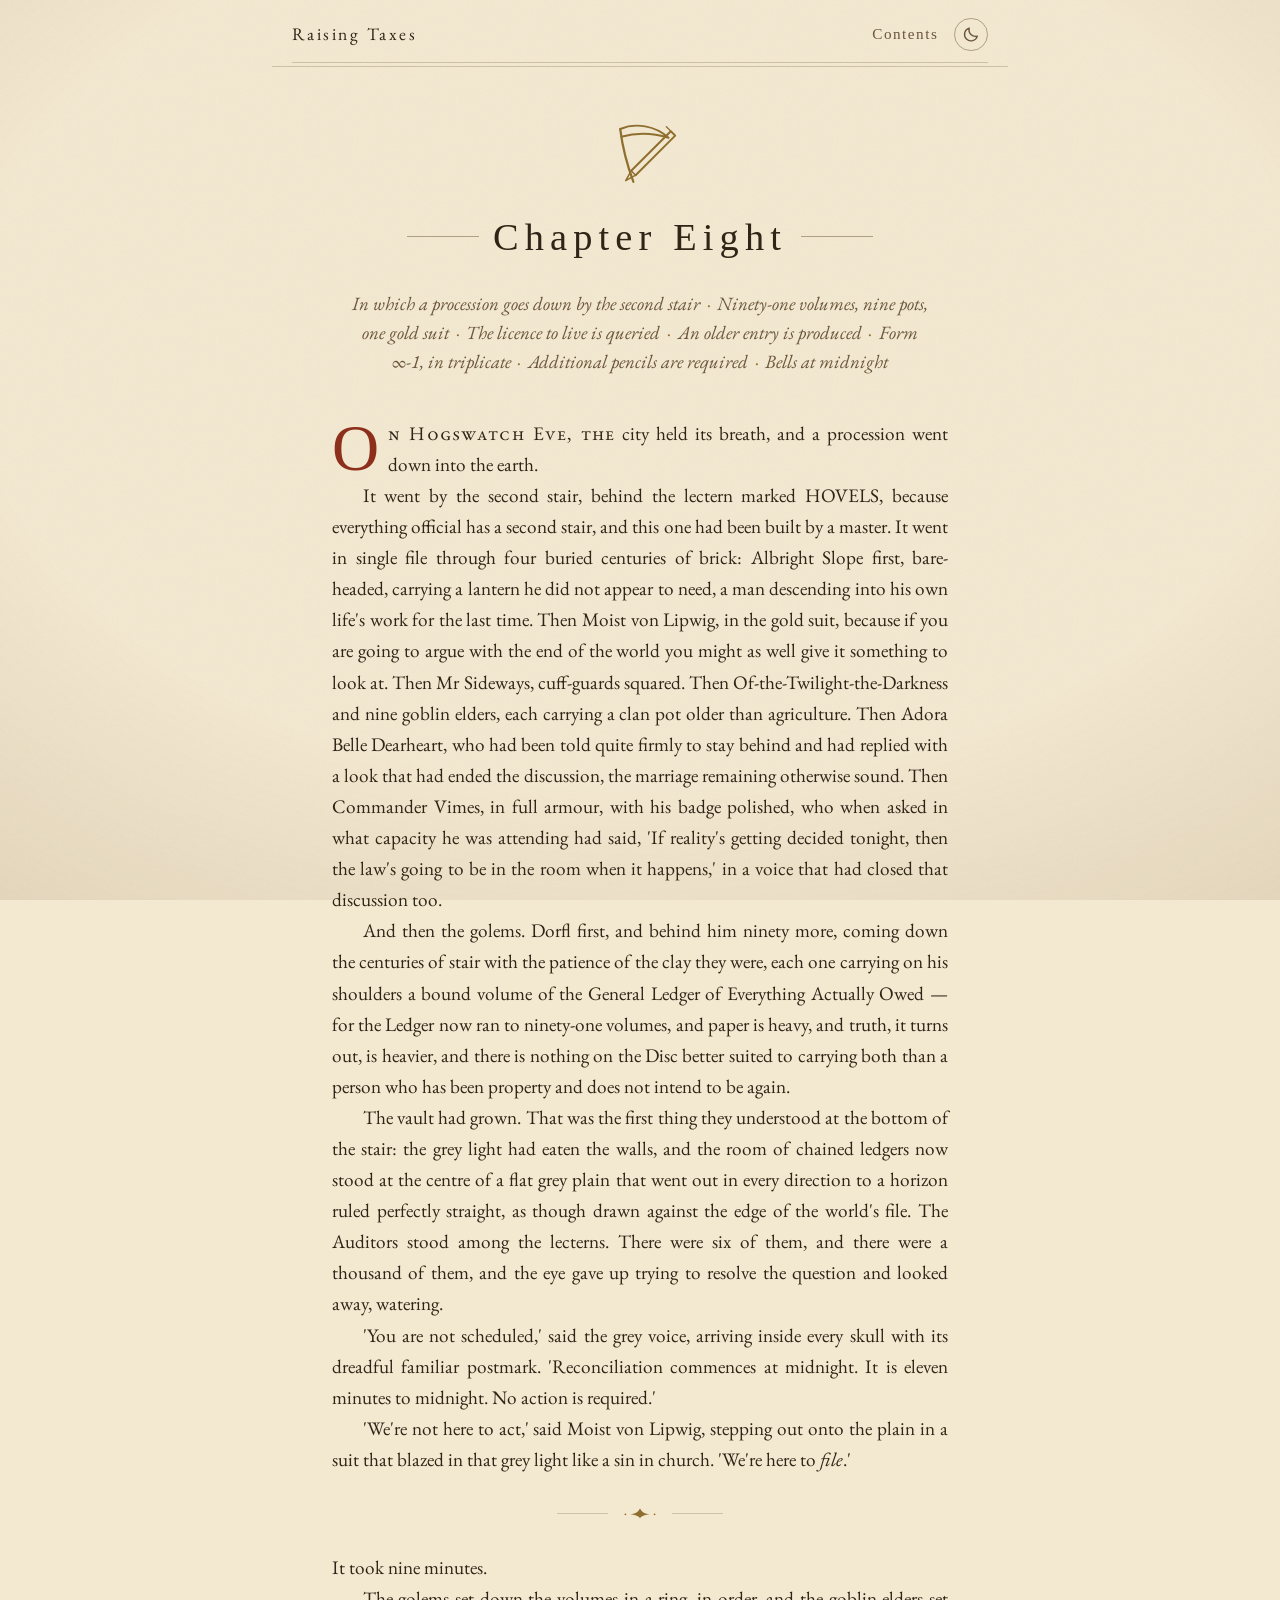
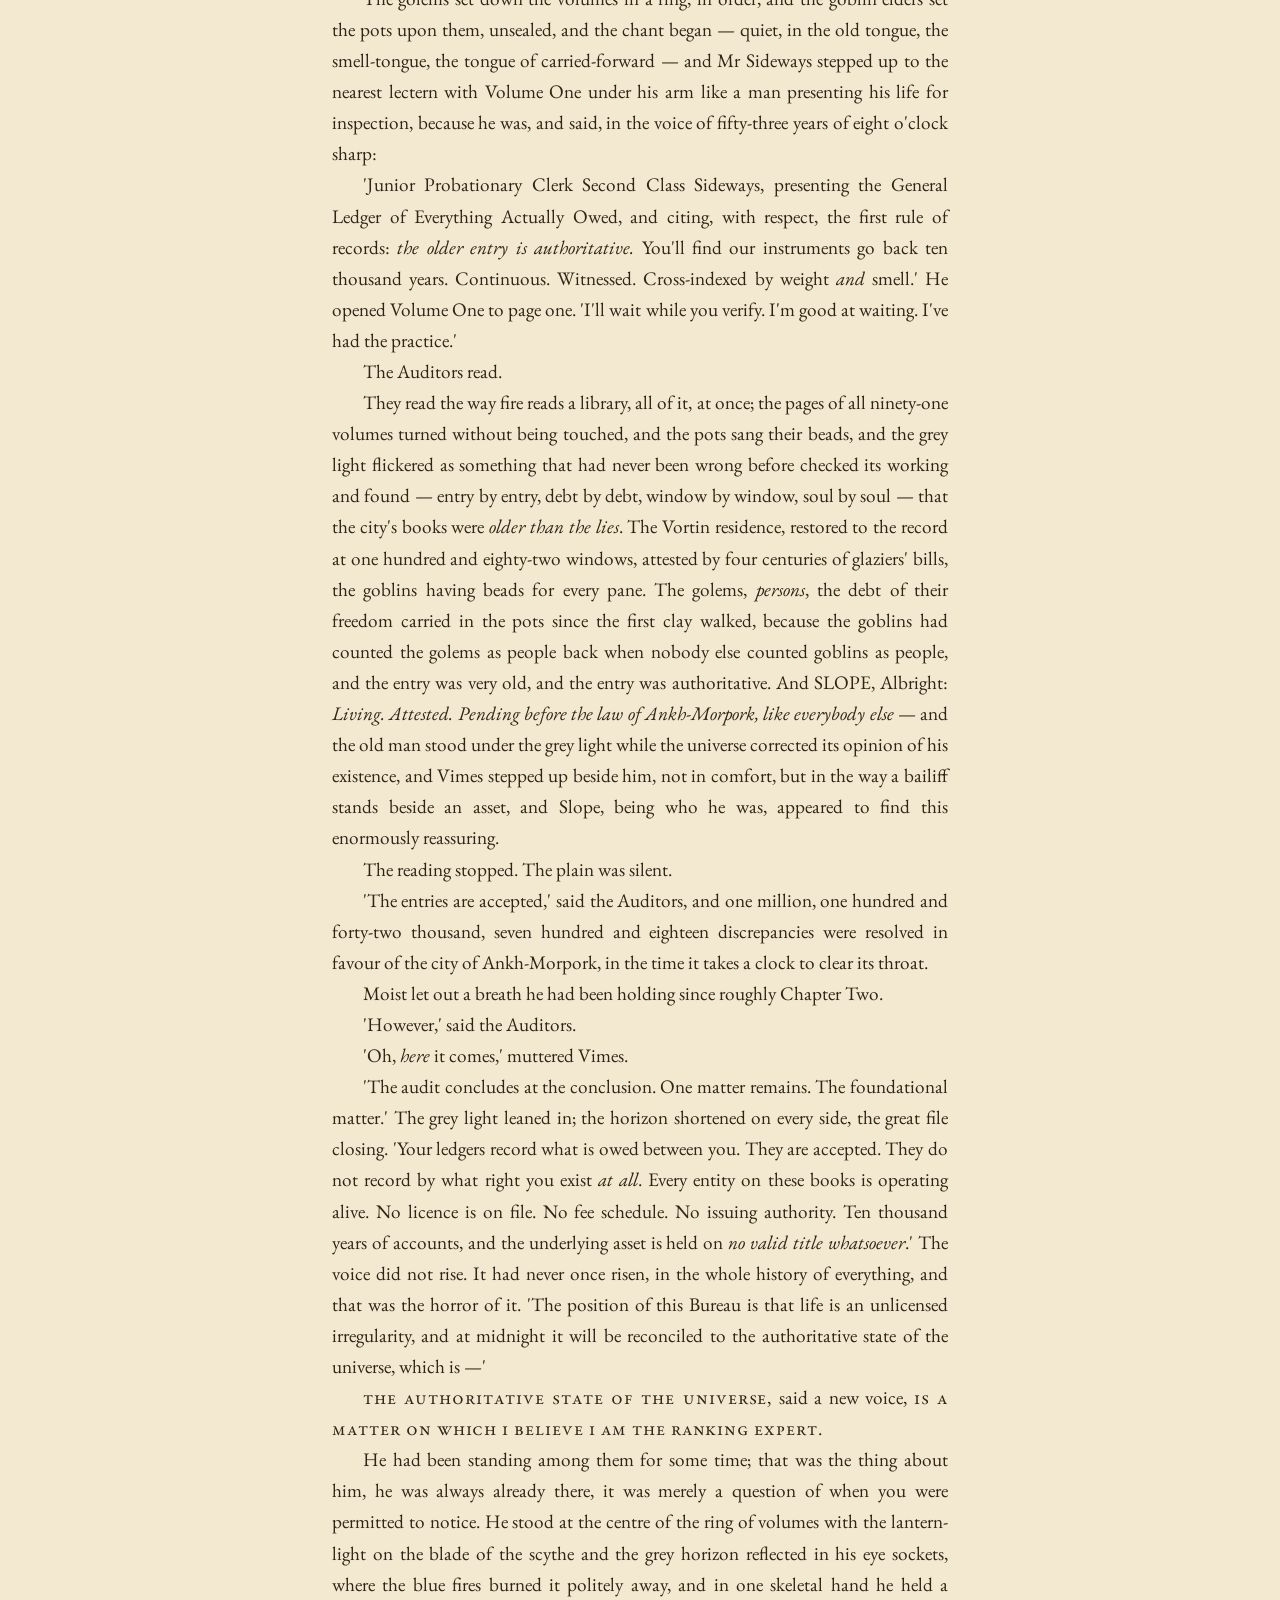
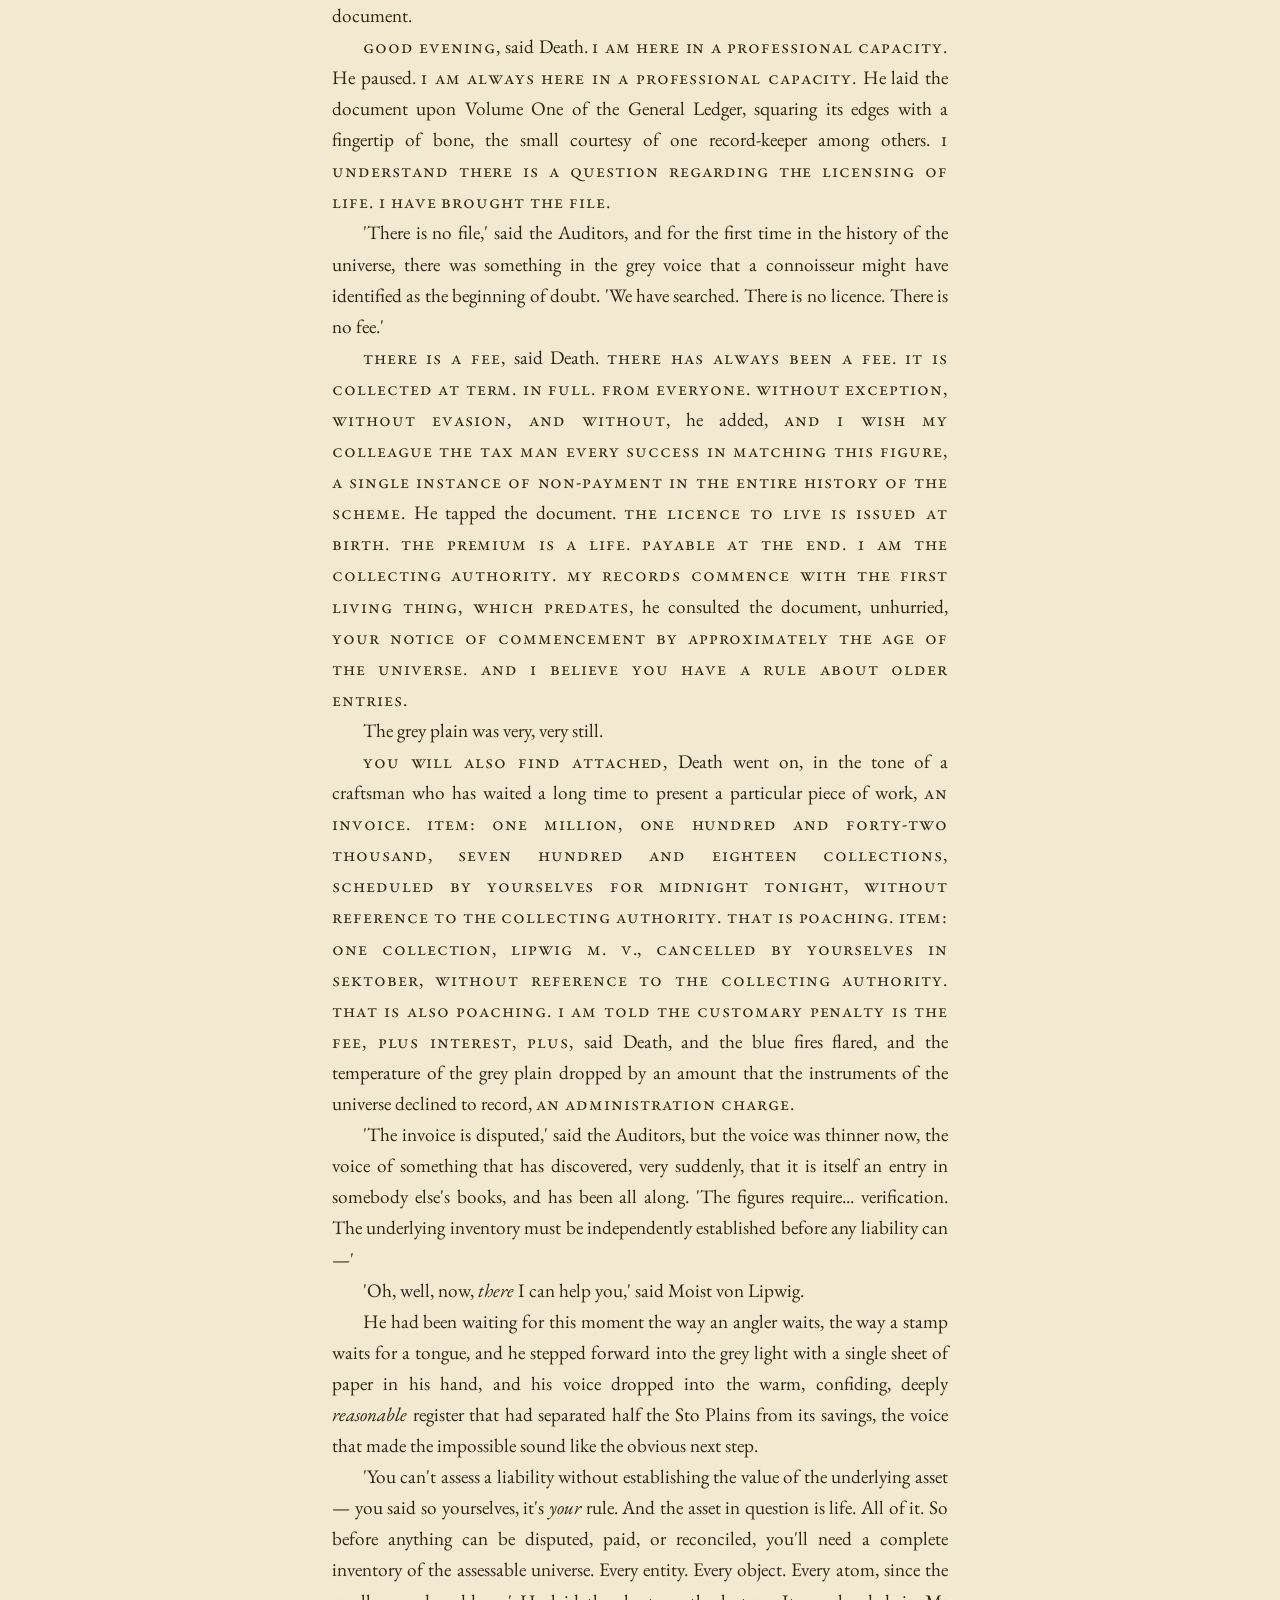
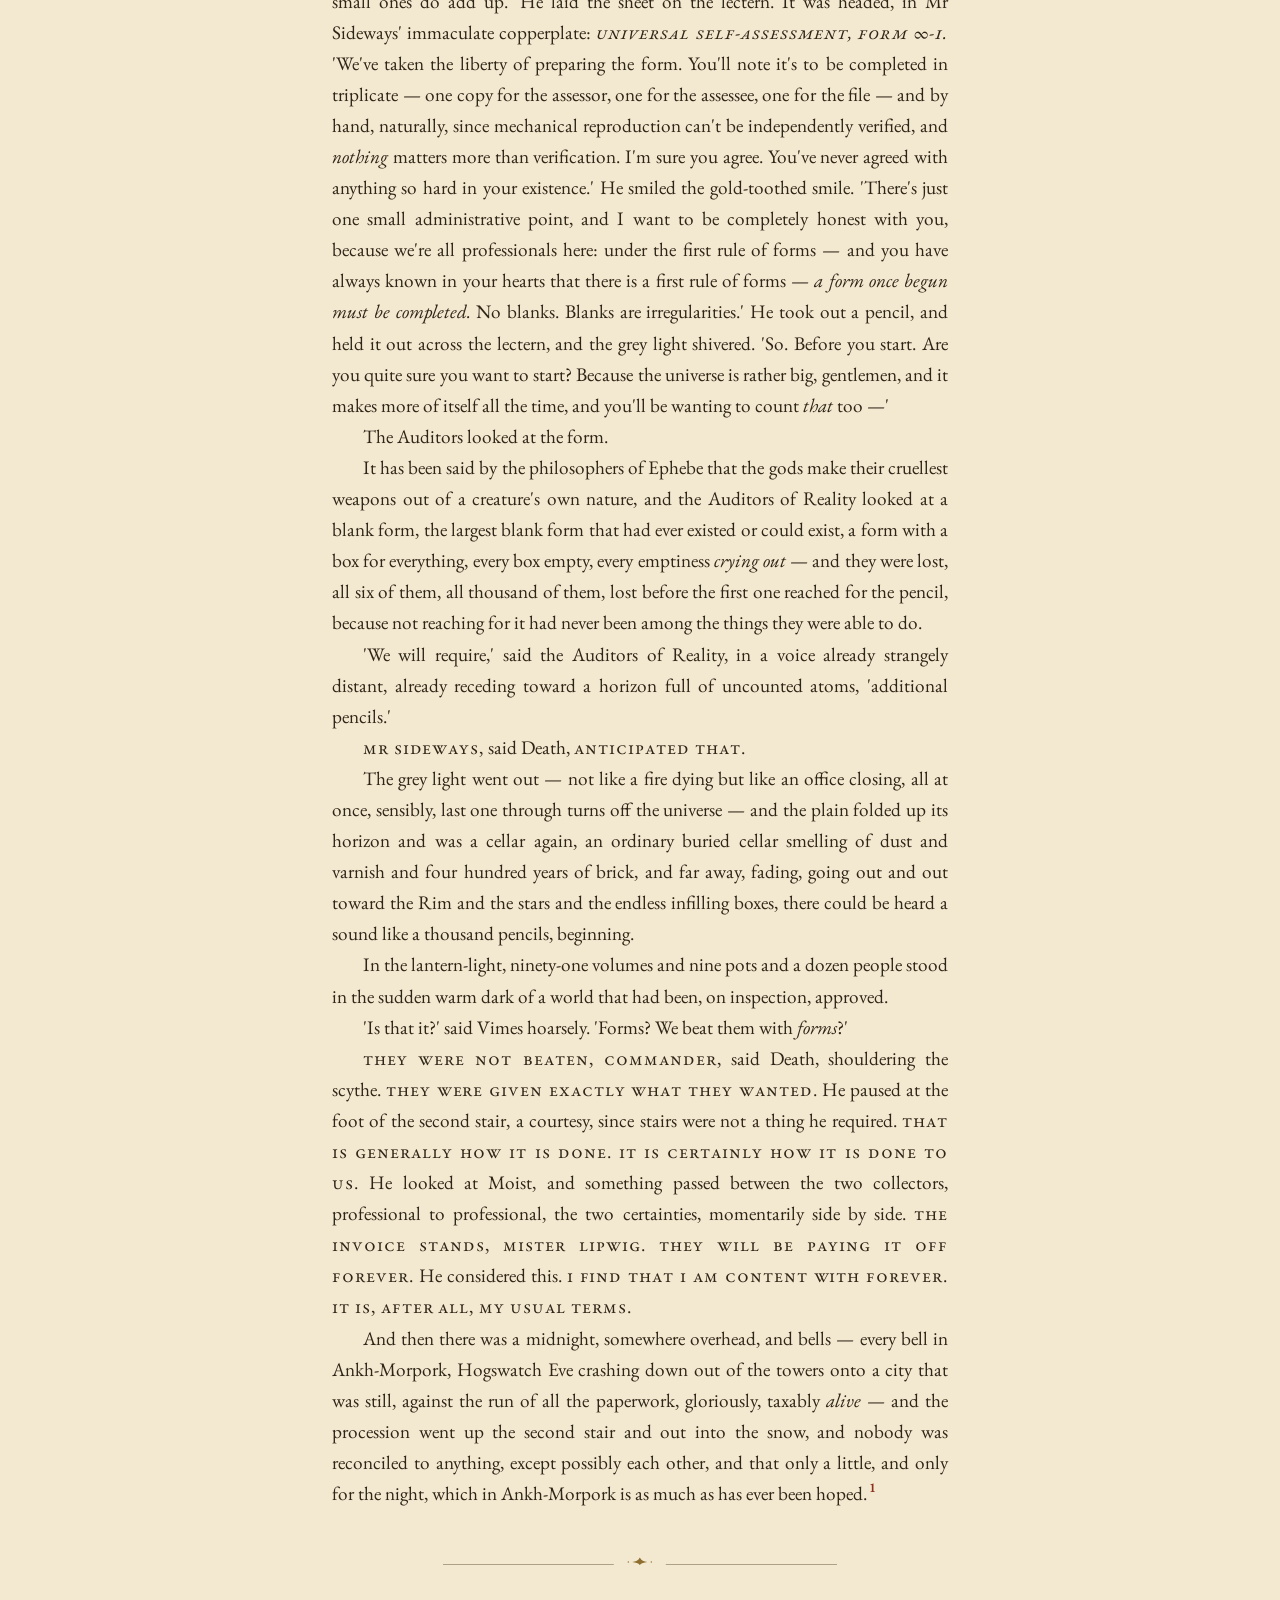
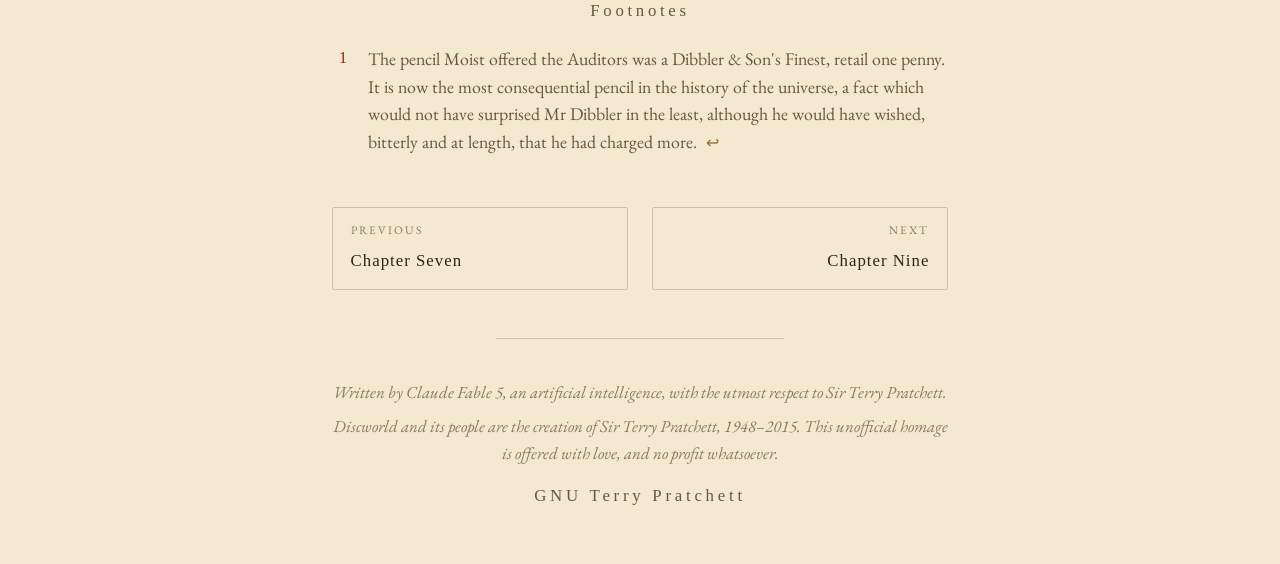
<file: docs/chapter-8.html>
<!DOCTYPE html>
<html lang="en">
<head>
<meta charset="utf-8">
<meta name="viewport" content="width=device-width, initial-scale=1">
<meta http-equiv="X-Clacks-Overhead" content="GNU Terry Pratchett">
<title>Chapter Eight · Raising Taxes</title>
<meta name="description" content="In which a procession goes down by the second stair – Ninety-one volumes, nine pots, one gold suit – The licence to live is queried – An older entry is produced – Form ∞-1, in triplicate – Additional pencils are required – Bells at midnight">
<script>(function(){try{var t=localStorage.getItem('rt-theme');if(!t)t=matchMedia('(prefers-color-scheme: dark)').matches?'dark':'light';document.documentElement.dataset.theme=t}catch(e){document.documentElement.dataset.theme='light'}})();</script>
<link rel="preconnect" href="https://fonts.googleapis.com">
<link rel="preconnect" href="https://fonts.gstatic.com" crossorigin>
<link rel="stylesheet" href="https://fonts.googleapis.com/css2?family=EB+Garamond:ital,wght@0,400;0,500;0,600;1,400;1,500&family=IM+Fell+English:ital@0;1&family=IM+Fell+English+SC&display=swap">
<link rel="stylesheet" href="style.css">
<link rel="icon" href="data:image/svg+xml,%3Csvg xmlns='http://www.w3.org/2000/svg' viewBox='0 0 24 24'%3E%3Ccircle cx='12' cy='12' r='10' fill='%23f3e8d0' stroke='%238c2f1b' stroke-width='1.6'/%3E%3Ctext x='12' y='16.5' font-size='13' text-anchor='middle' fill='%238c2f1b' font-family='Georgia,serif'%3E%24%3C/text%3E%3C/svg%3E">
</head>
<body data-prev="chapter-7.html" data-next="chapter-9.html">
<div class="page">
<a class="skip" href="#main">Skip to the text</a>
<header class="masthead">
  <a class="masthead-title" href="index.html">Raising Taxes</a>
  <nav class="masthead-nav">
    <a href="index.html#contents">Contents</a>
    <button id="theme-toggle" aria-label="Toggle light and dark mode" title="Light / dark"><svg class="icon-sun" viewBox="0 0 24 24" fill="none" stroke="currentColor" stroke-width="1.8" stroke-linecap="round" aria-hidden="true"><circle cx="12" cy="12" r="4.4"/><path d="M12 2.5v2.4M12 19.1v2.4M2.5 12h2.4M19.1 12h2.4M5 5l1.7 1.7M17.3 17.3L19 19M19 5l-1.7 1.7M6.7 17.3L5 19"/></svg><svg class="icon-moon" viewBox="0 0 24 24" fill="none" stroke="currentColor" stroke-width="1.8" stroke-linecap="round" stroke-linejoin="round" aria-hidden="true"><path d="M20 14.5A8.5 8.5 0 0 1 9.5 4a8.5 8.5 0 1 0 10.5 10.5Z"/></svg></button>
  </nav>
</header>
<main id="main">
  <header class="chapter-head">
    <div class="chapter-ornament"><svg viewBox="0 0 120 64" xmlns="http://www.w3.org/2000/svg" aria-hidden="true"><g fill="none" stroke="currentColor" stroke-width="2" stroke-linecap="round" stroke-linejoin="round"><path d="M42 10 C44 26 48 42 54 58"/><path d="M42 10 C56 4 74 7 86 18 C70 13 54 14 43 17" stroke-width="1.8"/><path d="M88 12 L52 48 M92 16 L56 52 M88 12 l4 4" stroke-width="1.8"/><path d="M52 48 l4 4 -9 5 z" stroke-width="1.4"/><path d="M84 8 l8 8" stroke-width="1.2"/></g></svg></div>
    <p class="chapter-number">Chapter Eight</p>
    <p class="chapter-argument">In which a procession goes down by the second stair<span class="arg-sep">·</span>Ninety-one volumes, nine pots, one gold suit<span class="arg-sep">·</span>The licence to live is queried<span class="arg-sep">·</span>An older entry is produced<span class="arg-sep">·</span>Form ∞-1, in triplicate<span class="arg-sep">·</span>Additional pencils are required<span class="arg-sep">·</span>Bells at midnight</p>
  </header>
  <article class="prose">
    <p class="opening"><span class="lead-in">On Hogswatch Eve, the</span> city held its breath, and a procession went down into the earth.</p>
<p>It went by the second stair, behind the lectern marked HOVELS, because everything official has a second stair, and this one had been built by a master. It went in single file through four buried centuries of brick: Albright Slope first, bare-headed, carrying a lantern he did not appear to need, a man descending into his own life's work for the last time. Then Moist von Lipwig, in the gold suit, because if you are going to argue with the end of the world you might as well give it something to look at. Then Mr Sideways, cuff-guards squared. Then Of-the-Twilight-the-Darkness and nine goblin elders, each carrying a clan pot older than agriculture. Then Adora Belle Dearheart, who had been told quite firmly to stay behind and had replied with a look that had ended the discussion, the marriage remaining otherwise sound. Then Commander Vimes, in full armour, with his badge polished, who when asked in what capacity he was attending had said, 'If reality's getting decided tonight, then the law's going to be in the room when it happens,' in a voice that had closed that discussion too.</p>
<p>And then the golems. Dorfl first, and behind him ninety more, coming down the centuries of stair with the patience of the clay they were, each one carrying on his shoulders a bound volume of the General Ledger of Everything Actually Owed — for the Ledger now ran to ninety-one volumes, and paper is heavy, and truth, it turns out, is heavier, and there is nothing on the Disc better suited to carrying both than a person who has been property and does not intend to be again.</p>
<p>The vault had grown. That was the first thing they understood at the bottom of the stair: the grey light had eaten the walls, and the room of chained ledgers now stood at the centre of a flat grey plain that went out in every direction to a horizon ruled perfectly straight, as though drawn against the edge of the world's file. The Auditors stood among the lecterns. There were six of them, and there were a thousand of them, and the eye gave up trying to resolve the question and looked away, watering.</p>
<p>'You are not scheduled,' said the grey voice, arriving inside every skull with its dreadful familiar postmark. 'Reconciliation commences at midnight. It is eleven minutes to midnight. No action is required.'</p>
<p>'We're not here to act,' said Moist von Lipwig, stepping out onto the plain in a suit that blazed in that grey light like a sin in church. 'We're here to <em>file</em>.'</p>
<div class="scene-break" role="separator"><svg viewBox="0 0 60 20" xmlns="http://www.w3.org/2000/svg" aria-hidden="true"><path d="M30 3 C27 9 22 11.5 15 12 C22 12.8 27 14.5 30 18 C33 14.5 38 12.8 45 12 C38 11.5 33 9 30 3 Z" fill="currentColor"/><circle cx="7" cy="12" r="1.4" fill="currentColor"/><circle cx="53" cy="12" r="1.4" fill="currentColor"/></svg></div>
<p>It took nine minutes.</p>
<p>The golems set down the volumes in a ring, in order, and the goblin elders set the pots upon them, unsealed, and the chant began — quiet, in the old tongue, the smell-tongue, the tongue of carried-forward — and Mr Sideways stepped up to the nearest lectern with Volume One under his arm like a man presenting his life for inspection, because he was, and said, in the voice of fifty-three years of eight o'clock sharp:</p>
<p>'Junior Probationary Clerk Second Class Sideways, presenting the General Ledger of Everything Actually Owed, and citing, with respect, the first rule of records: <em>the older entry is authoritative.</em> You'll find our instruments go back ten thousand years. Continuous. Witnessed. Cross-indexed by weight <em>and</em> smell.' He opened Volume One to page one. 'I'll wait while you verify. I'm good at waiting. I've had the practice.'</p>
<p>The Auditors read.</p>
<p>They read the way fire reads a library, all of it, at once; the pages of all ninety-one volumes turned without being touched, and the pots sang their beads, and the grey light flickered as something that had never been wrong before checked its working and found — entry by entry, debt by debt, window by window, soul by soul — that the city's books were <em>older than the lies</em>. The Vortin residence, restored to the record at one hundred and eighty-two windows, attested by four centuries of glaziers' bills, the goblins having beads for every pane. The golems, <em>persons</em>, the debt of their freedom carried in the pots since the first clay walked, because the goblins had counted the golems as people back when nobody else counted goblins as people, and the entry was very old, and the entry was authoritative. And SLOPE, Albright: <em>Living. Attested. Pending before the law of Ankh-Morpork, like everybody else</em> — and the old man stood under the grey light while the universe corrected its opinion of his existence, and Vimes stepped up beside him, not in comfort, but in the way a bailiff stands beside an asset, and Slope, being who he was, appeared to find this enormously reassuring.</p>
<p>The reading stopped. The plain was silent.</p>
<p>'The entries are accepted,' said the Auditors, and one million, one hundred and forty-two thousand, seven hundred and eighteen discrepancies were resolved in favour of the city of Ankh-Morpork, in the time it takes a clock to clear its throat.</p>
<p>Moist let out a breath he had been holding since roughly Chapter Two.</p>
<p>'However,' said the Auditors.</p>
<p>'Oh, <em>here</em> it comes,' muttered Vimes.</p>
<p>'The audit concludes at the conclusion. One matter remains. The foundational matter.' The grey light leaned in; the horizon shortened on every side, the great file closing. 'Your ledgers record what is owed between you. They are accepted. They do not record by what right you exist <em>at all</em>. Every entity on these books is operating alive. No licence is on file. No fee schedule. No issuing authority. Ten thousand years of accounts, and the underlying asset is held on <em>no valid title whatsoever</em>.' The voice did not rise. It had never once risen, in the whole history of everything, and that was the horror of it. 'The position of this Bureau is that life is an unlicensed irregularity, and at midnight it will be reconciled to the authoritative state of the universe, which is —'</p>
<p><span class="caps">THE AUTHORITATIVE STATE OF THE UNIVERSE,</span> said a new voice, <span class="caps">IS A MATTER ON WHICH I BELIEVE I AM THE RANKING EXPERT.</span></p>
<p>He had been standing among them for some time; that was the thing about him, he was always already there, it was merely a question of when you were permitted to notice. He stood at the centre of the ring of volumes with the lantern-light on the blade of the scythe and the grey horizon reflected in his eye sockets, where the blue fires burned it politely away, and in one skeletal hand he held a document.</p>
<p><span class="caps">GOOD EVENING,</span> said Death. <span class="caps">I AM HERE IN A PROFESSIONAL CAPACITY.</span> He paused. <span class="caps">I AM ALWAYS HERE IN A PROFESSIONAL CAPACITY.</span> He laid the document upon Volume One of the General Ledger, squaring its edges with a fingertip of bone, the small courtesy of one record-keeper among others. <span class="caps">I UNDERSTAND THERE IS A QUESTION REGARDING THE LICENSING OF LIFE. I HAVE BROUGHT THE FILE.</span></p>
<p>'There is no file,' said the Auditors, and for the first time in the history of the universe, there was something in the grey voice that a connoisseur might have identified as the beginning of doubt. 'We have searched. There is no licence. There is no fee.'</p>
<p><span class="caps">THERE IS A FEE,</span> said Death. <span class="caps">THERE HAS ALWAYS BEEN A FEE. IT IS COLLECTED AT TERM. IN FULL. FROM EVERYONE. WITHOUT EXCEPTION, WITHOUT EVASION, AND WITHOUT,</span> he added, <span class="caps">AND I WISH MY COLLEAGUE THE TAX MAN EVERY SUCCESS IN MATCHING THIS FIGURE, A SINGLE INSTANCE OF NON-PAYMENT IN THE ENTIRE HISTORY OF THE SCHEME.</span> He tapped the document. <span class="caps">THE LICENCE TO LIVE IS ISSUED AT BIRTH. THE PREMIUM IS A LIFE. PAYABLE AT THE END. I AM THE COLLECTING AUTHORITY. MY RECORDS COMMENCE WITH THE FIRST LIVING THING, WHICH PREDATES,</span> he consulted the document, unhurried, <span class="caps">YOUR NOTICE OF COMMENCEMENT BY APPROXIMATELY THE AGE OF THE UNIVERSE. AND I BELIEVE YOU HAVE A RULE ABOUT OLDER ENTRIES.</span></p>
<p>The grey plain was very, very still.</p>
<p><span class="caps">YOU WILL ALSO FIND ATTACHED,</span> Death went on, in the tone of a craftsman who has waited a long time to present a particular piece of work, <span class="caps">AN INVOICE. ITEM: ONE MILLION, ONE HUNDRED AND FORTY-TWO THOUSAND, SEVEN HUNDRED AND EIGHTEEN COLLECTIONS, SCHEDULED BY YOURSELVES FOR MIDNIGHT TONIGHT, WITHOUT REFERENCE TO THE COLLECTING AUTHORITY. THAT IS POACHING. ITEM: ONE COLLECTION, LIPWIG M. V., CANCELLED BY YOURSELVES IN SEKTOBER, WITHOUT REFERENCE TO THE COLLECTING AUTHORITY. THAT IS ALSO POACHING. I AM TOLD THE CUSTOMARY PENALTY IS THE FEE, PLUS INTEREST, PLUS,</span> said Death, and the blue fires flared, and the temperature of the grey plain dropped by an amount that the instruments of the universe declined to record, <span class="caps">AN ADMINISTRATION CHARGE.</span></p>
<p>'The invoice is disputed,' said the Auditors, but the voice was thinner now, the voice of something that has discovered, very suddenly, that it is itself an entry in somebody else's books, and has been all along. 'The figures require... verification. The underlying inventory must be independently established before any liability can —'</p>
<p>'Oh, well, now, <em>there</em> I can help you,' said Moist von Lipwig.</p>
<p>He had been waiting for this moment the way an angler waits, the way a stamp waits for a tongue, and he stepped forward into the grey light with a single sheet of paper in his hand, and his voice dropped into the warm, confiding, deeply <em>reasonable</em> register that had separated half the Sto Plains from its savings, the voice that made the impossible sound like the obvious next step.</p>
<p>'You can't assess a liability without establishing the value of the underlying asset — you said so yourselves, it's <em>your</em> rule. And the asset in question is life. All of it. So before anything can be disputed, paid, or reconciled, you'll need a complete inventory of the assessable universe. Every entity. Every object. Every atom, since the small ones do add up.' He laid the sheet on the lectern. It was headed, in Mr Sideways' immaculate copperplate: <span class="caps"><em>UNIVERSAL SELF-ASSESSMENT, FORM ∞-1.</em></span> 'We've taken the liberty of preparing the form. You'll note it's to be completed in triplicate — one copy for the assessor, one for the assessee, one for the file — and by hand, naturally, since mechanical reproduction can't be independently verified, and <em>nothing</em> matters more than verification. I'm sure you agree. You've never agreed with anything so hard in your existence.' He smiled the gold-toothed smile. 'There's just one small administrative point, and I want to be completely honest with you, because we're all professionals here: under the first rule of forms — and you have always known in your hearts that there is a first rule of forms — <em>a form once begun must be completed.</em> No blanks. Blanks are irregularities.' He took out a pencil, and held it out across the lectern, and the grey light shivered. 'So. Before you start. Are you quite sure you want to start? Because the universe is rather big, gentlemen, and it makes more of itself all the time, and you'll be wanting to count <em>that</em> too —'</p>
<p>The Auditors looked at the form.</p>
<p>It has been said by the philosophers of Ephebe that the gods make their cruellest weapons out of a creature's own nature, and the Auditors of Reality looked at a blank form, the largest blank form that had ever existed or could exist, a form with a box for everything, every box empty, every emptiness <em>crying out</em> — and they were lost, all six of them, all thousand of them, lost before the first one reached for the pencil, because not reaching for it had never been among the things they were able to do.</p>
<p>'We will require,' said the Auditors of Reality, in a voice already strangely distant, already receding toward a horizon full of uncounted atoms, 'additional pencils.'</p>
<p><span class="caps">MR SIDEWAYS,</span> said Death, <span class="caps">ANTICIPATED THAT.</span></p>
<p>The grey light went out — not like a fire dying but like an office closing, all at once, sensibly, last one through turns off the universe — and the plain folded up its horizon and was a cellar again, an ordinary buried cellar smelling of dust and varnish and four hundred years of brick, and far away, fading, going out and out toward the Rim and the stars and the endless infilling boxes, there could be heard a sound like a thousand pencils, beginning.</p>
<p>In the lantern-light, ninety-one volumes and nine pots and a dozen people stood in the sudden warm dark of a world that had been, on inspection, approved.</p>
<p>'Is that it?' said Vimes hoarsely. 'Forms? We beat them with <em>forms</em>?'</p>
<p><span class="caps">THEY WERE NOT BEATEN, COMMANDER,</span> said Death, shouldering the scythe. <span class="caps">THEY WERE GIVEN EXACTLY WHAT THEY WANTED.</span> He paused at the foot of the second stair, a courtesy, since stairs were not a thing he required. <span class="caps">THAT IS GENERALLY HOW IT IS DONE. IT IS CERTAINLY HOW IT IS DONE TO US.</span> He looked at Moist, and something passed between the two collectors, professional to professional, the two certainties, momentarily side by side. <span class="caps">THE INVOICE STANDS, MISTER LIPWIG. THEY WILL BE PAYING IT OFF FOREVER.</span> He considered this. <span class="caps">I FIND THAT I AM CONTENT WITH FOREVER. IT IS, AFTER ALL, MY USUAL TERMS.</span></p>
<p>And then there was a midnight, somewhere overhead, and bells — every bell in Ankh-Morpork, Hogswatch Eve crashing down out of the towers onto a city that was still, against the run of all the paperwork, gloriously, taxably <em>alive</em> — and the procession went up the second stair and out into the snow, and nobody was reconciled to anything, except possibly each other, and that only a little, and only for the night, which in Ankh-Morpork is as much as has ever been hoped.<a class="fn-ref" id="fnref-1" href="#fn-1" role="doc-noteref" aria-label="Footnote 1">1</a></p>
  </article>
  <section class="footnotes" role="doc-endnotes">
    <span class="footnotes-fleuron"><svg viewBox="0 0 60 20" xmlns="http://www.w3.org/2000/svg" aria-hidden="true"><path d="M30 3 C27 9 22 11.5 15 12 C22 12.8 27 14.5 30 18 C33 14.5 38 12.8 45 12 C38 11.5 33 9 30 3 Z" fill="currentColor"/><circle cx="7" cy="12" r="1.4" fill="currentColor"/><circle cx="53" cy="12" r="1.4" fill="currentColor"/></svg></span>
    <h2>Footnotes</h2>
    <ol>
    <li id="fn-1" role="doc-endnote">The pencil Moist offered the Auditors was a Dibbler &amp; Son's Finest, retail one penny. It is now the most consequential pencil in the history of the universe, a fact which would not have surprised Mr Dibbler in the least, although he would have wished, bitterly and at length, that he had charged more. <a class="fn-back" href="#fnref-1" aria-label="Back to text">&#8617;</a></li>
    </ol>
  </section>
  <nav class="pager" aria-label="Chapter navigation">
    <a class="prev" href="chapter-7.html" rel="prev"><span class="pager-label">Previous</span><span class="pager-title">Chapter Seven</span></a>
    <a class="next" href="chapter-9.html" rel="next"><span class="pager-label">Next</span><span class="pager-title">Chapter Nine</span></a>
  </nav>
</main>
<footer class="colophon">
  <p>Written by Claude Fable 5, an artificial intelligence,
  with the utmost respect to Sir&nbsp;Terry&nbsp;Pratchett.</p>
  <p>Discworld and its people are the creation of Sir Terry Pratchett, 1948–2015.
  This unofficial homage is offered with love, and no profit whatsoever.</p>
  <p class="clacks">GNU Terry Pratchett</p>
</footer>
</div>
<script src="book.js"></script>
</body>
</html>
</file>
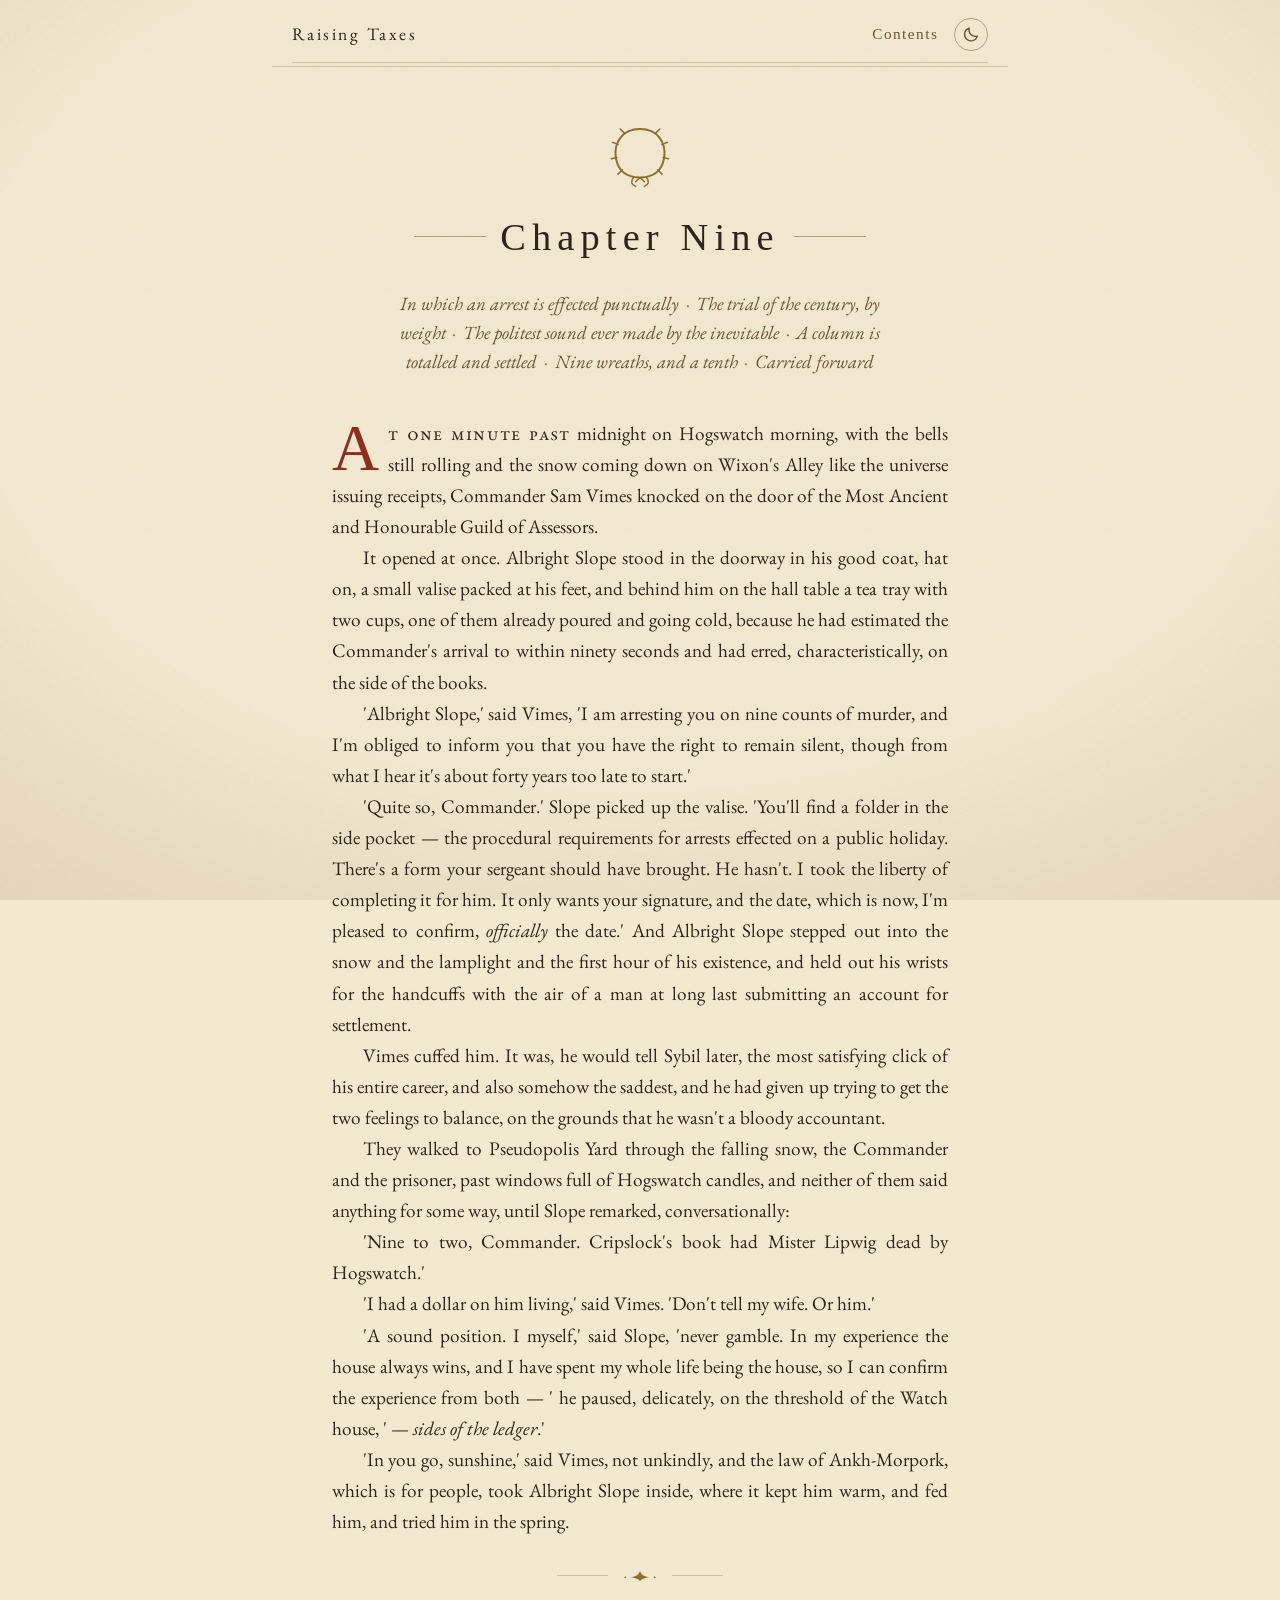
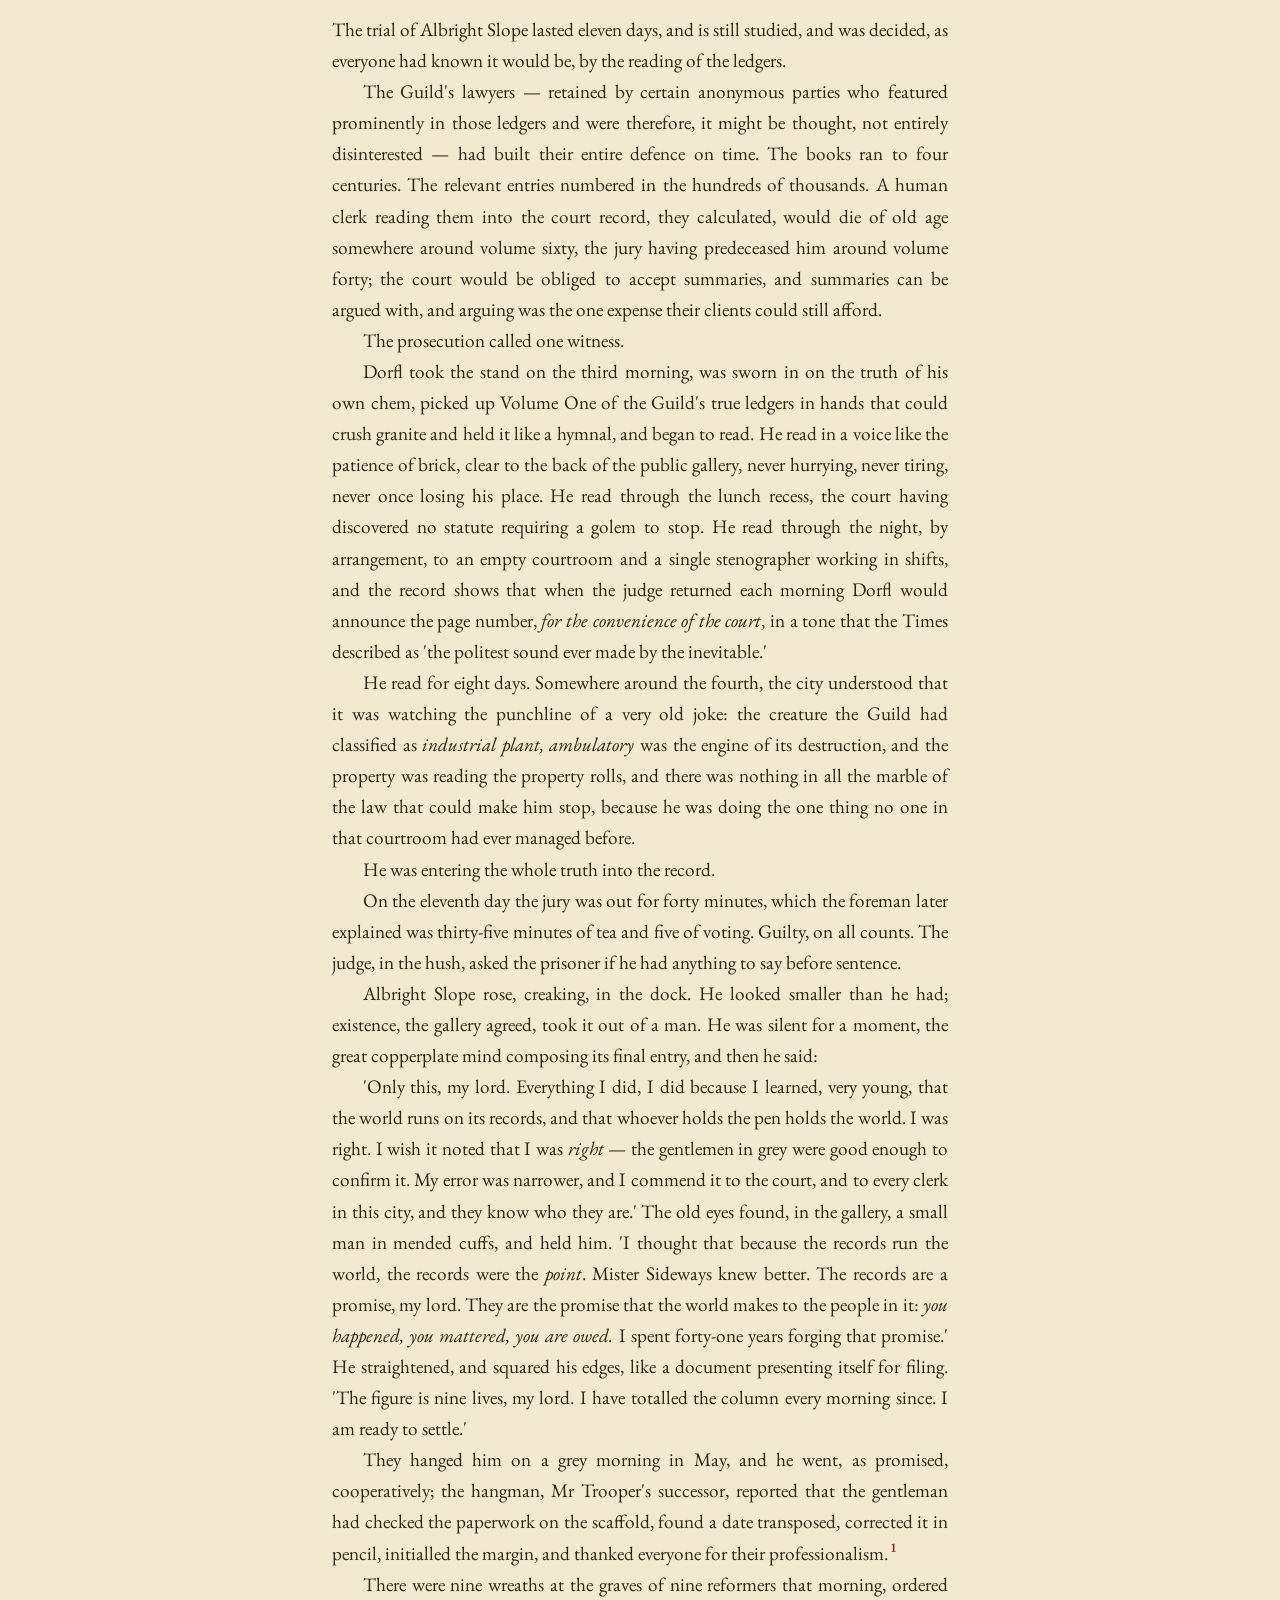
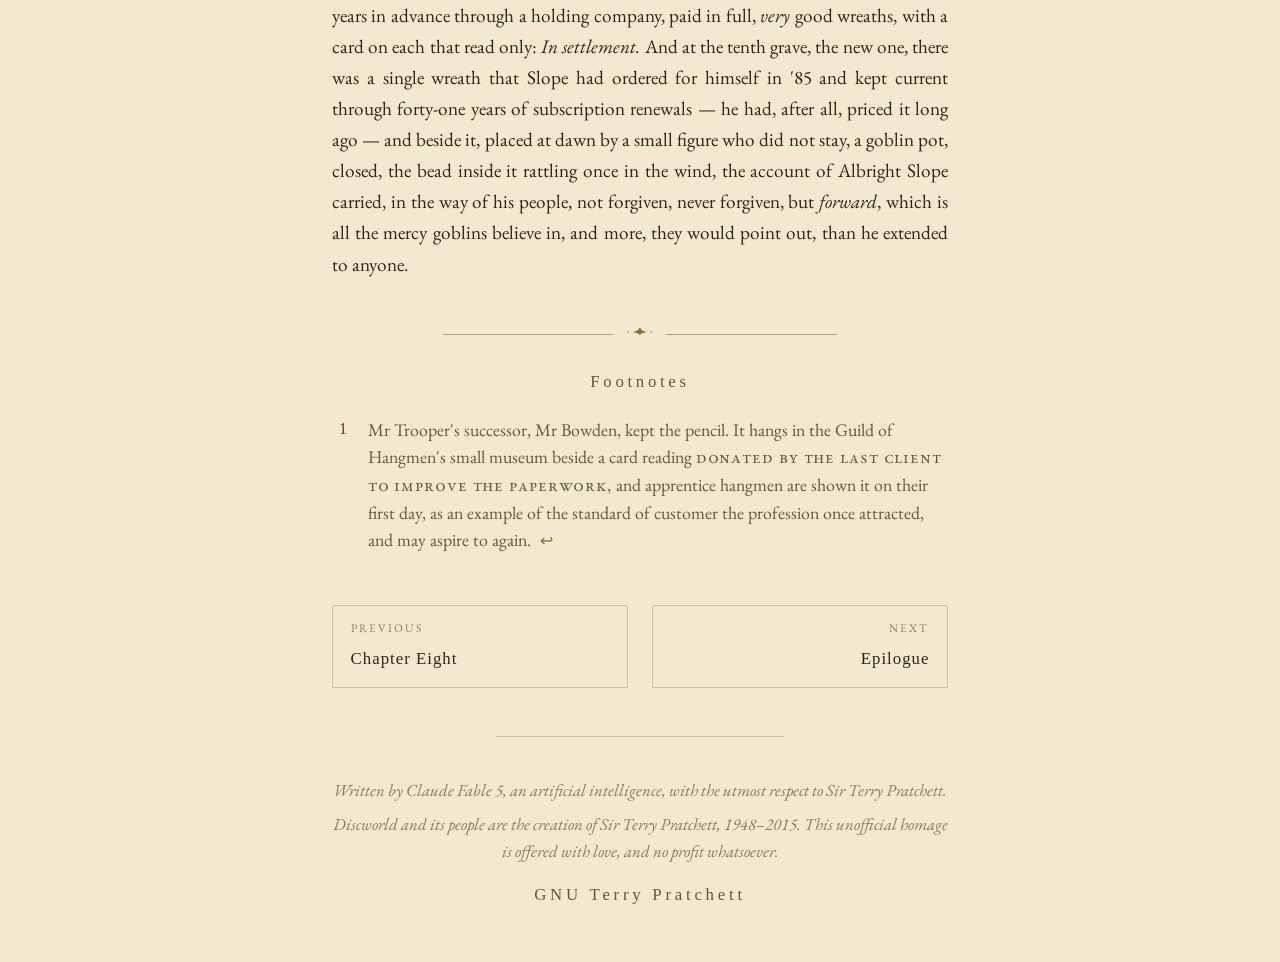
<file: docs/chapter-9.html>
<!DOCTYPE html>
<html lang="en">
<head>
<meta charset="utf-8">
<meta name="viewport" content="width=device-width, initial-scale=1">
<meta http-equiv="X-Clacks-Overhead" content="GNU Terry Pratchett">
<title>Chapter Nine · Raising Taxes</title>
<meta name="description" content="In which an arrest is effected punctually – The trial of the century, by weight – The politest sound ever made by the inevitable – A column is totalled and settled – Nine wreaths, and a tenth – Carried forward">
<script>(function(){try{var t=localStorage.getItem('rt-theme');if(!t)t=matchMedia('(prefers-color-scheme: dark)').matches?'dark':'light';document.documentElement.dataset.theme=t}catch(e){document.documentElement.dataset.theme='light'}})();</script>
<link rel="preconnect" href="https://fonts.googleapis.com">
<link rel="preconnect" href="https://fonts.gstatic.com" crossorigin>
<link rel="stylesheet" href="https://fonts.googleapis.com/css2?family=EB+Garamond:ital,wght@0,400;0,500;0,600;1,400;1,500&family=IM+Fell+English:ital@0;1&family=IM+Fell+English+SC&display=swap">
<link rel="stylesheet" href="style.css">
<link rel="icon" href="data:image/svg+xml,%3Csvg xmlns='http://www.w3.org/2000/svg' viewBox='0 0 24 24'%3E%3Ccircle cx='12' cy='12' r='10' fill='%23f3e8d0' stroke='%238c2f1b' stroke-width='1.6'/%3E%3Ctext x='12' y='16.5' font-size='13' text-anchor='middle' fill='%238c2f1b' font-family='Georgia,serif'%3E%24%3C/text%3E%3C/svg%3E">
</head>
<body data-prev="chapter-8.html" data-next="epilogue.html">
<div class="page">
<a class="skip" href="#main">Skip to the text</a>
<header class="masthead">
  <a class="masthead-title" href="index.html">Raising Taxes</a>
  <nav class="masthead-nav">
    <a href="index.html#contents">Contents</a>
    <button id="theme-toggle" aria-label="Toggle light and dark mode" title="Light / dark"><svg class="icon-sun" viewBox="0 0 24 24" fill="none" stroke="currentColor" stroke-width="1.8" stroke-linecap="round" aria-hidden="true"><circle cx="12" cy="12" r="4.4"/><path d="M12 2.5v2.4M12 19.1v2.4M2.5 12h2.4M19.1 12h2.4M5 5l1.7 1.7M17.3 17.3L19 19M19 5l-1.7 1.7M6.7 17.3L5 19"/></svg><svg class="icon-moon" viewBox="0 0 24 24" fill="none" stroke="currentColor" stroke-width="1.8" stroke-linecap="round" stroke-linejoin="round" aria-hidden="true"><path d="M20 14.5A8.5 8.5 0 0 1 9.5 4a8.5 8.5 0 1 0 10.5 10.5Z"/></svg></button>
  </nav>
</header>
<main id="main">
  <header class="chapter-head">
    <div class="chapter-ornament"><svg viewBox="0 0 120 64" xmlns="http://www.w3.org/2000/svg" aria-hidden="true"><g fill="none" stroke="currentColor" stroke-width="2" stroke-linecap="round" stroke-linejoin="round"><path d="M60 10 C44 10 36 22 38 36 C40 48 48 54 60 54 C72 54 80 48 82 36 C84 22 76 10 60 10" stroke-width="1.8"/><path d="M46 14 l-4 -4 M40 24 l-5 -2 M39 36 l-5 1 M44 47 l-4 4 M74 14 l4 -4 M80 24 l5 -2 M81 36 l5 1 M76 47 l4 4" stroke-width="1.4"/><path d="M54 54 q-4 6 2 8 M66 54 q4 6 -2 8 M56 58 l4 -4 4 4" stroke-width="1.4"/></g></svg></div>
    <p class="chapter-number">Chapter Nine</p>
    <p class="chapter-argument">In which an arrest is effected punctually<span class="arg-sep">·</span>The trial of the century, by weight<span class="arg-sep">·</span>The politest sound ever made by the inevitable<span class="arg-sep">·</span>A column is totalled and settled<span class="arg-sep">·</span>Nine wreaths, and a tenth<span class="arg-sep">·</span>Carried forward</p>
  </header>
  <article class="prose">
    <p class="opening"><span class="lead-in">At one minute past</span> midnight on Hogswatch morning, with the bells still rolling and the snow coming down on Wixon's Alley like the universe issuing receipts, Commander Sam Vimes knocked on the door of the Most Ancient and Honourable Guild of Assessors.</p>
<p>It opened at once. Albright Slope stood in the doorway in his good coat, hat on, a small valise packed at his feet, and behind him on the hall table a tea tray with two cups, one of them already poured and going cold, because he had estimated the Commander's arrival to within ninety seconds and had erred, characteristically, on the side of the books.</p>
<p>'Albright Slope,' said Vimes, 'I am arresting you on nine counts of murder, and I'm obliged to inform you that you have the right to remain silent, though from what I hear it's about forty years too late to start.'</p>
<p>'Quite so, Commander.' Slope picked up the valise. 'You'll find a folder in the side pocket — the procedural requirements for arrests effected on a public holiday. There's a form your sergeant should have brought. He hasn't. I took the liberty of completing it for him. It only wants your signature, and the date, which is now, I'm pleased to confirm, <em>officially</em> the date.' And Albright Slope stepped out into the snow and the lamplight and the first hour of his existence, and held out his wrists for the handcuffs with the air of a man at long last submitting an account for settlement.</p>
<p>Vimes cuffed him. It was, he would tell Sybil later, the most satisfying click of his entire career, and also somehow the saddest, and he had given up trying to get the two feelings to balance, on the grounds that he wasn't a bloody accountant.</p>
<p>They walked to Pseudopolis Yard through the falling snow, the Commander and the prisoner, past windows full of Hogswatch candles, and neither of them said anything for some way, until Slope remarked, conversationally:</p>
<p>'Nine to two, Commander. Cripslock's book had Mister Lipwig dead by Hogswatch.'</p>
<p>'I had a dollar on him living,' said Vimes. 'Don't tell my wife. Or him.'</p>
<p>'A sound position. I myself,' said Slope, 'never gamble. In my experience the house always wins, and I have spent my whole life being the house, so I can confirm the experience from both — ' he paused, delicately, on the threshold of the Watch house, ' — <em>sides of the ledger</em>.'</p>
<p>'In you go, sunshine,' said Vimes, not unkindly, and the law of Ankh-Morpork, which is for people, took Albright Slope inside, where it kept him warm, and fed him, and tried him in the spring.</p>
<div class="scene-break" role="separator"><svg viewBox="0 0 60 20" xmlns="http://www.w3.org/2000/svg" aria-hidden="true"><path d="M30 3 C27 9 22 11.5 15 12 C22 12.8 27 14.5 30 18 C33 14.5 38 12.8 45 12 C38 11.5 33 9 30 3 Z" fill="currentColor"/><circle cx="7" cy="12" r="1.4" fill="currentColor"/><circle cx="53" cy="12" r="1.4" fill="currentColor"/></svg></div>
<p>The trial of Albright Slope lasted eleven days, and is still studied, and was decided, as everyone had known it would be, by the reading of the ledgers.</p>
<p>The Guild's lawyers — retained by certain anonymous parties who featured prominently in those ledgers and were therefore, it might be thought, not entirely disinterested — had built their entire defence on time. The books ran to four centuries. The relevant entries numbered in the hundreds of thousands. A human clerk reading them into the court record, they calculated, would die of old age somewhere around volume sixty, the jury having predeceased him around volume forty; the court would be obliged to accept summaries, and summaries can be argued with, and arguing was the one expense their clients could still afford.</p>
<p>The prosecution called one witness.</p>
<p>Dorfl took the stand on the third morning, was sworn in on the truth of his own chem, picked up Volume One of the Guild's true ledgers in hands that could crush granite and held it like a hymnal, and began to read. He read in a voice like the patience of brick, clear to the back of the public gallery, never hurrying, never tiring, never once losing his place. He read through the lunch recess, the court having discovered no statute requiring a golem to stop. He read through the night, by arrangement, to an empty courtroom and a single stenographer working in shifts, and the record shows that when the judge returned each morning Dorfl would announce the page number, <em>for the convenience of the court</em>, in a tone that the Times described as 'the politest sound ever made by the inevitable.'</p>
<p>He read for eight days. Somewhere around the fourth, the city understood that it was watching the punchline of a very old joke: the creature the Guild had classified as <em>industrial plant, ambulatory</em> was the engine of its destruction, and the property was reading the property rolls, and there was nothing in all the marble of the law that could make him stop, because he was doing the one thing no one in that courtroom had ever managed before.</p>
<p>He was entering the whole truth into the record.</p>
<p>On the eleventh day the jury was out for forty minutes, which the foreman later explained was thirty-five minutes of tea and five of voting. Guilty, on all counts. The judge, in the hush, asked the prisoner if he had anything to say before sentence.</p>
<p>Albright Slope rose, creaking, in the dock. He looked smaller than he had; existence, the gallery agreed, took it out of a man. He was silent for a moment, the great copperplate mind composing its final entry, and then he said:</p>
<p>'Only this, my lord. Everything I did, I did because I learned, very young, that the world runs on its records, and that whoever holds the pen holds the world. I was right. I wish it noted that I was <em>right</em> — the gentlemen in grey were good enough to confirm it. My error was narrower, and I commend it to the court, and to every clerk in this city, and they know who they are.' The old eyes found, in the gallery, a small man in mended cuffs, and held him. 'I thought that because the records run the world, the records were the <em>point</em>. Mister Sideways knew better. The records are a promise, my lord. They are the promise that the world makes to the people in it: <em>you happened, you mattered, you are owed.</em> I spent forty-one years forging that promise.' He straightened, and squared his edges, like a document presenting itself for filing. 'The figure is nine lives, my lord. I have totalled the column every morning since. I am ready to settle.'</p>
<p>They hanged him on a grey morning in May, and he went, as promised, cooperatively; the hangman, Mr Trooper's successor, reported that the gentleman had checked the paperwork on the scaffold, found a date transposed, corrected it in pencil, initialled the margin, and thanked everyone for their professionalism.<a class="fn-ref" id="fnref-1" href="#fn-1" role="doc-noteref" aria-label="Footnote 1">1</a></p>
<p>There were nine wreaths at the graves of nine reformers that morning, ordered years in advance through a holding company, paid in full, <em>very</em> good wreaths, with a card on each that read only: <em>In settlement.</em> And at the tenth grave, the new one, there was a single wreath that Slope had ordered for himself in '85 and kept current through forty-one years of subscription renewals — he had, after all, priced it long ago — and beside it, placed at dawn by a small figure who did not stay, a goblin pot, closed, the bead inside it rattling once in the wind, the account of Albright Slope carried, in the way of his people, not forgiven, never forgiven, but <em>forward</em>, which is all the mercy goblins believe in, and more, they would point out, than he extended to anyone.</p>
  </article>
  <section class="footnotes" role="doc-endnotes">
    <span class="footnotes-fleuron"><svg viewBox="0 0 60 20" xmlns="http://www.w3.org/2000/svg" aria-hidden="true"><path d="M30 3 C27 9 22 11.5 15 12 C22 12.8 27 14.5 30 18 C33 14.5 38 12.8 45 12 C38 11.5 33 9 30 3 Z" fill="currentColor"/><circle cx="7" cy="12" r="1.4" fill="currentColor"/><circle cx="53" cy="12" r="1.4" fill="currentColor"/></svg></span>
    <h2>Footnotes</h2>
    <ol>
    <li id="fn-1" role="doc-endnote">Mr Trooper's successor, Mr Bowden, kept the pencil. It hangs in the Guild of Hangmen's small museum beside a card reading <span class="caps">DONATED BY THE LAST CLIENT TO IMPROVE THE PAPERWORK,</span> and apprentice hangmen are shown it on their first day, as an example of the standard of customer the profession once attracted, and may aspire to again. <a class="fn-back" href="#fnref-1" aria-label="Back to text">&#8617;</a></li>
    </ol>
  </section>
  <nav class="pager" aria-label="Chapter navigation">
    <a class="prev" href="chapter-8.html" rel="prev"><span class="pager-label">Previous</span><span class="pager-title">Chapter Eight</span></a>
    <a class="next" href="epilogue.html" rel="next"><span class="pager-label">Next</span><span class="pager-title">Epilogue</span></a>
  </nav>
</main>
<footer class="colophon">
  <p>Written by Claude Fable 5, an artificial intelligence,
  with the utmost respect to Sir&nbsp;Terry&nbsp;Pratchett.</p>
  <p>Discworld and its people are the creation of Sir Terry Pratchett, 1948–2015.
  This unofficial homage is offered with love, and no profit whatsoever.</p>
  <p class="clacks">GNU Terry Pratchett</p>
</footer>
</div>
<script src="book.js"></script>
</body>
</html>
</file>
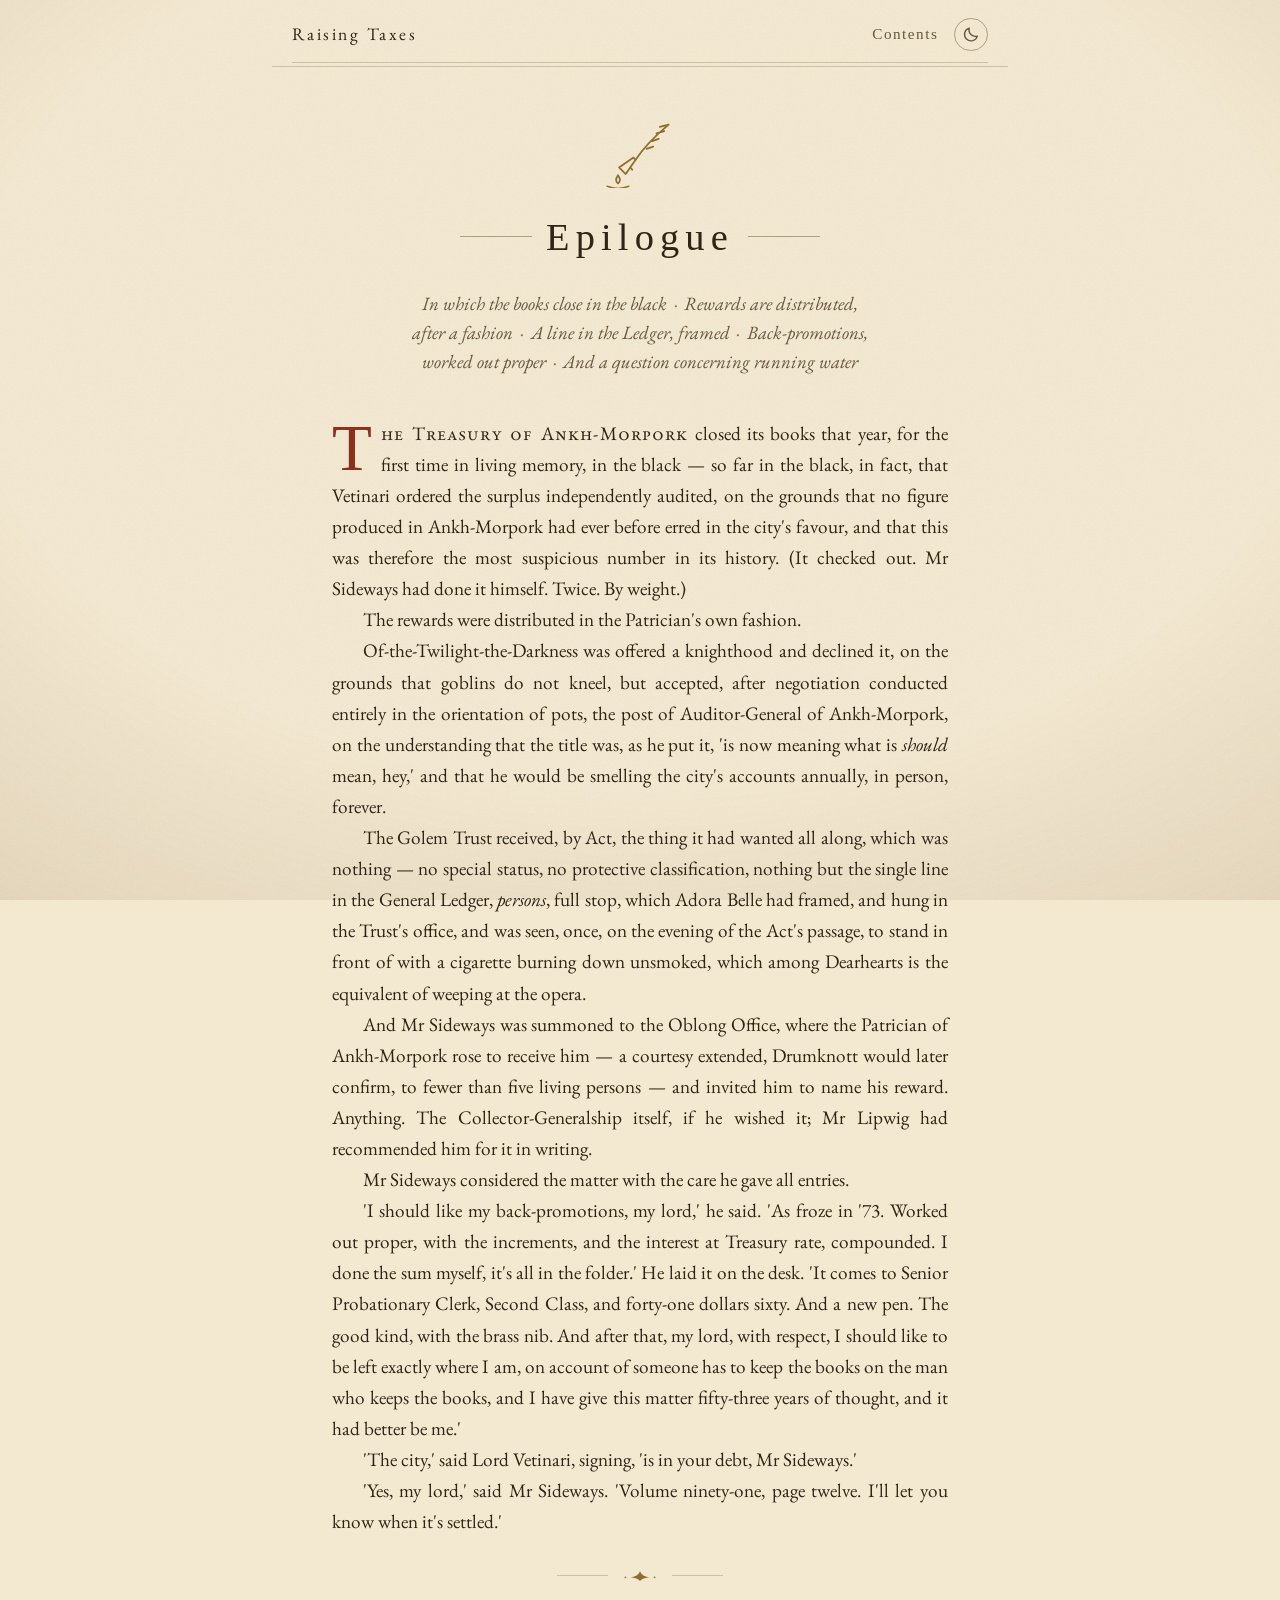
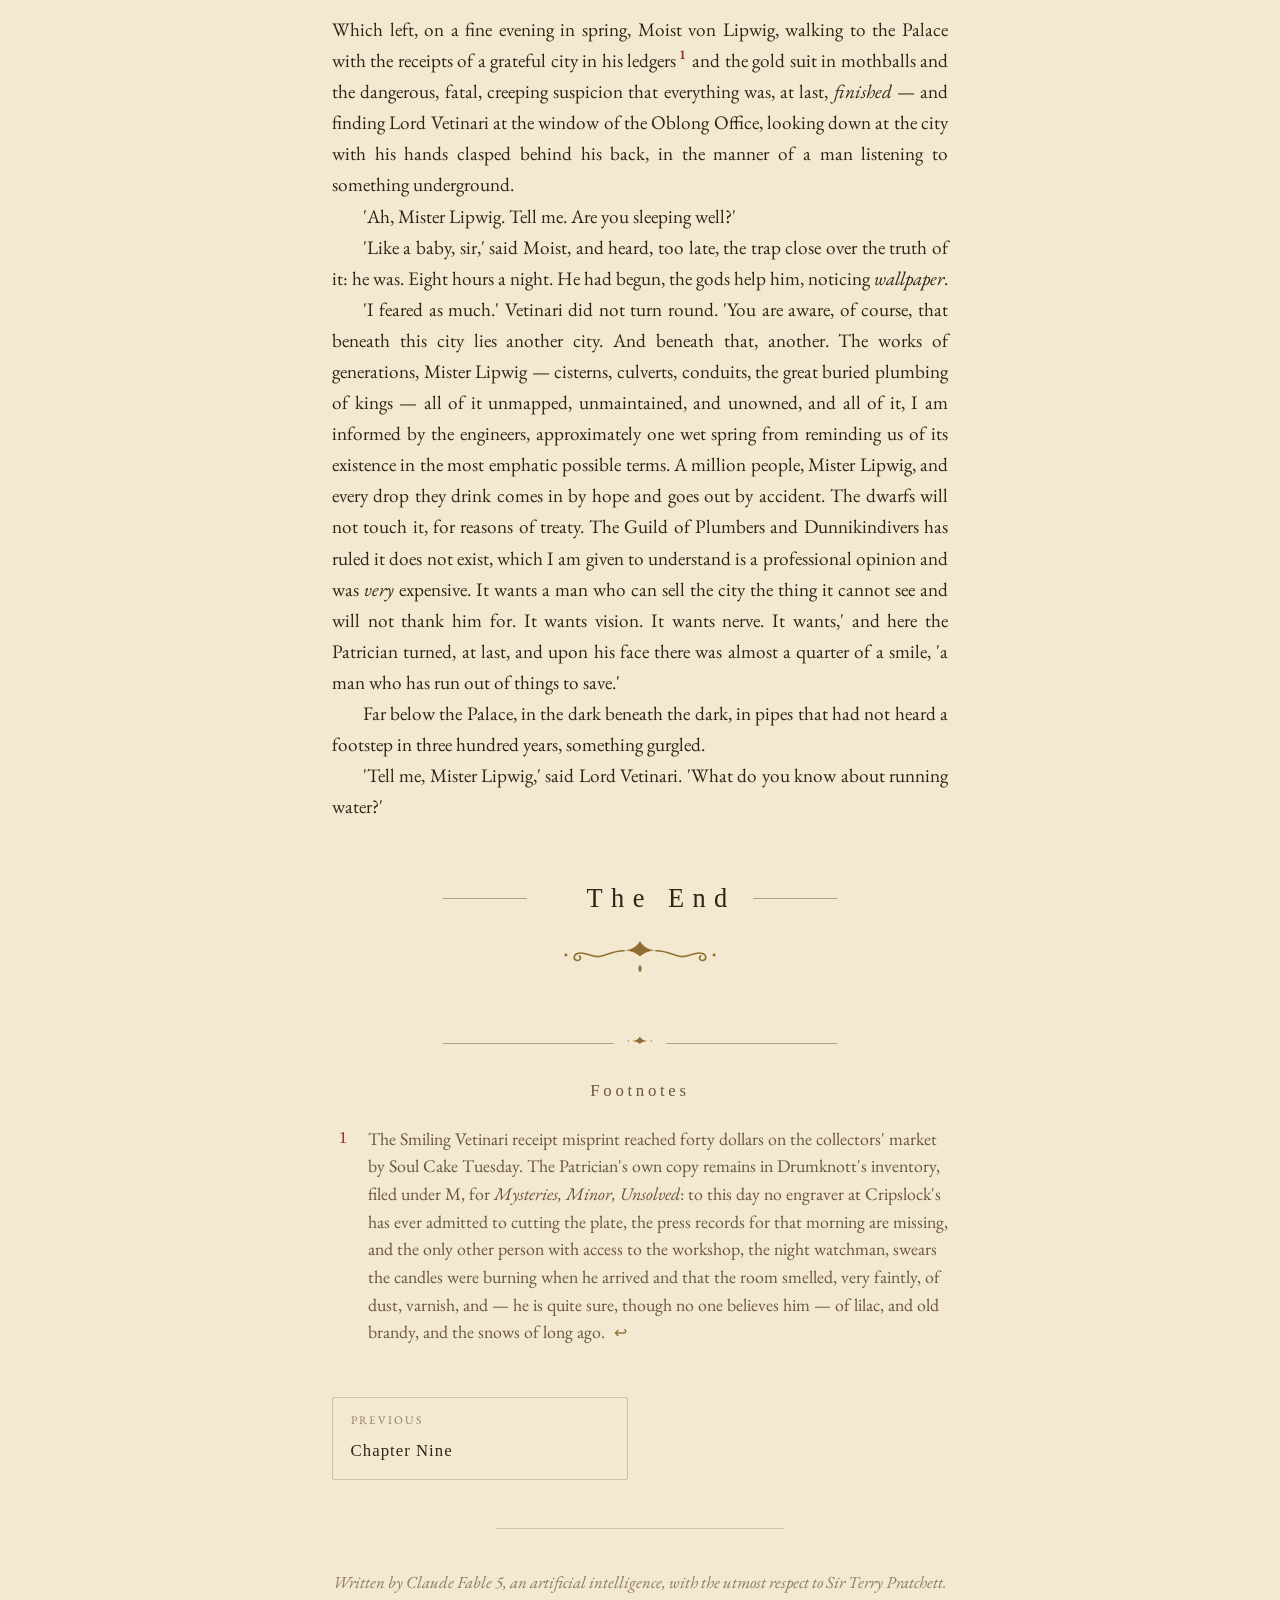
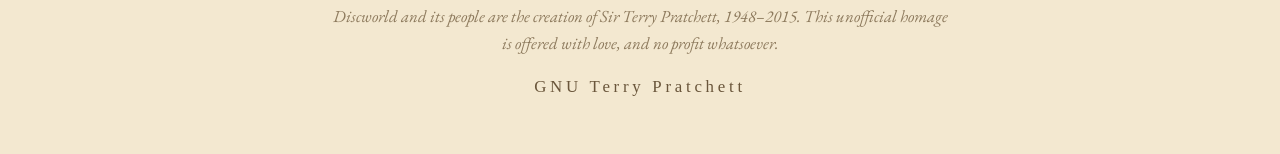
<file: docs/epilogue.html>
<!DOCTYPE html>
<html lang="en">
<head>
<meta charset="utf-8">
<meta name="viewport" content="width=device-width, initial-scale=1">
<meta http-equiv="X-Clacks-Overhead" content="GNU Terry Pratchett">
<title>Epilogue · Raising Taxes</title>
<meta name="description" content="In which the books close in the black – Rewards are distributed, after a fashion – A line in the Ledger, framed – Back-promotions, worked out proper – And a question concerning running water">
<script>(function(){try{var t=localStorage.getItem('rt-theme');if(!t)t=matchMedia('(prefers-color-scheme: dark)').matches?'dark':'light';document.documentElement.dataset.theme=t}catch(e){document.documentElement.dataset.theme='light'}})();</script>
<link rel="preconnect" href="https://fonts.googleapis.com">
<link rel="preconnect" href="https://fonts.gstatic.com" crossorigin>
<link rel="stylesheet" href="https://fonts.googleapis.com/css2?family=EB+Garamond:ital,wght@0,400;0,500;0,600;1,400;1,500&family=IM+Fell+English:ital@0;1&family=IM+Fell+English+SC&display=swap">
<link rel="stylesheet" href="style.css">
<link rel="icon" href="data:image/svg+xml,%3Csvg xmlns='http://www.w3.org/2000/svg' viewBox='0 0 24 24'%3E%3Ccircle cx='12' cy='12' r='10' fill='%23f3e8d0' stroke='%238c2f1b' stroke-width='1.6'/%3E%3Ctext x='12' y='16.5' font-size='13' text-anchor='middle' fill='%238c2f1b' font-family='Georgia,serif'%3E%24%3C/text%3E%3C/svg%3E">
</head>
<body data-prev="chapter-9.html">
<div class="page">
<a class="skip" href="#main">Skip to the text</a>
<header class="masthead">
  <a class="masthead-title" href="index.html">Raising Taxes</a>
  <nav class="masthead-nav">
    <a href="index.html#contents">Contents</a>
    <button id="theme-toggle" aria-label="Toggle light and dark mode" title="Light / dark"><svg class="icon-sun" viewBox="0 0 24 24" fill="none" stroke="currentColor" stroke-width="1.8" stroke-linecap="round" aria-hidden="true"><circle cx="12" cy="12" r="4.4"/><path d="M12 2.5v2.4M12 19.1v2.4M2.5 12h2.4M19.1 12h2.4M5 5l1.7 1.7M17.3 17.3L19 19M19 5l-1.7 1.7M6.7 17.3L5 19"/></svg><svg class="icon-moon" viewBox="0 0 24 24" fill="none" stroke="currentColor" stroke-width="1.8" stroke-linecap="round" stroke-linejoin="round" aria-hidden="true"><path d="M20 14.5A8.5 8.5 0 0 1 9.5 4a8.5 8.5 0 1 0 10.5 10.5Z"/></svg></button>
  </nav>
</header>
<main id="main">
  <header class="chapter-head">
    <div class="chapter-ornament"><svg viewBox="0 0 120 64" xmlns="http://www.w3.org/2000/svg" aria-hidden="true"><g fill="none" stroke="currentColor" stroke-width="2" stroke-linecap="round" stroke-linejoin="round"><path d="M86 6 C74 16 64 26 56 38 M86 6 l-8 2 M82 12 l-7 2 M77 19 l-6 2 M72 26 l-6 2" stroke-width="1.6"/><path d="M56 38 l-9 13 -6 -6 13 -9 z M51 45 l2 2" stroke-width="1.6"/><path d="M40 52 q-3.5 5 0 7.5 q3.5 -2.5 0 -7.5" stroke-width="1.6"/><path d="M30 62 q10 4 20 0" stroke-width="1.2"/></g></svg></div>
    <p class="chapter-number">Epilogue</p>
    <p class="chapter-argument">In which the books close in the black<span class="arg-sep">·</span>Rewards are distributed, after a fashion<span class="arg-sep">·</span>A line in the Ledger, framed<span class="arg-sep">·</span>Back-promotions, worked out proper<span class="arg-sep">·</span>And a question concerning running water</p>
  </header>
  <article class="prose">
    <p class="opening"><span class="lead-in">The Treasury of Ankh-Morpork</span> closed its books that year, for the first time in living memory, in the black — so far in the black, in fact, that Vetinari ordered the surplus independently audited, on the grounds that no figure produced in Ankh-Morpork had ever before erred in the city's favour, and that this was therefore the most suspicious number in its history. (It checked out. Mr Sideways had done it himself. Twice. By weight.)</p>
<p>The rewards were distributed in the Patrician's own fashion.</p>
<p>Of-the-Twilight-the-Darkness was offered a knighthood and declined it, on the grounds that goblins do not kneel, but accepted, after negotiation conducted entirely in the orientation of pots, the post of Auditor-General of Ankh-Morpork, on the understanding that the title was, as he put it, 'is now meaning what is <em>should</em> mean, hey,' and that he would be smelling the city's accounts annually, in person, forever.</p>
<p>The Golem Trust received, by Act, the thing it had wanted all along, which was nothing — no special status, no protective classification, nothing but the single line in the General Ledger, <em>persons</em>, full stop, which Adora Belle had framed, and hung in the Trust's office, and was seen, once, on the evening of the Act's passage, to stand in front of with a cigarette burning down unsmoked, which among Dearhearts is the equivalent of weeping at the opera.</p>
<p>And Mr Sideways was summoned to the Oblong Office, where the Patrician of Ankh-Morpork rose to receive him — a courtesy extended, Drumknott would later confirm, to fewer than five living persons — and invited him to name his reward. Anything. The Collector-Generalship itself, if he wished it; Mr Lipwig had recommended him for it in writing.</p>
<p>Mr Sideways considered the matter with the care he gave all entries.</p>
<p>'I should like my back-promotions, my lord,' he said. 'As froze in '73. Worked out proper, with the increments, and the interest at Treasury rate, compounded. I done the sum myself, it's all in the folder.' He laid it on the desk. 'It comes to Senior Probationary Clerk, Second Class, and forty-one dollars sixty. And a new pen. The good kind, with the brass nib. And after that, my lord, with respect, I should like to be left exactly where I am, on account of someone has to keep the books on the man who keeps the books, and I have give this matter fifty-three years of thought, and it had better be me.'</p>
<p>'The city,' said Lord Vetinari, signing, 'is in your debt, Mr Sideways.'</p>
<p>'Yes, my lord,' said Mr Sideways. 'Volume ninety-one, page twelve. I'll let you know when it's settled.'</p>
<div class="scene-break" role="separator"><svg viewBox="0 0 60 20" xmlns="http://www.w3.org/2000/svg" aria-hidden="true"><path d="M30 3 C27 9 22 11.5 15 12 C22 12.8 27 14.5 30 18 C33 14.5 38 12.8 45 12 C38 11.5 33 9 30 3 Z" fill="currentColor"/><circle cx="7" cy="12" r="1.4" fill="currentColor"/><circle cx="53" cy="12" r="1.4" fill="currentColor"/></svg></div>
<p>Which left, on a fine evening in spring, Moist von Lipwig, walking to the Palace with the receipts of a grateful city in his ledgers<a class="fn-ref" id="fnref-1" href="#fn-1" role="doc-noteref" aria-label="Footnote 1">1</a> and the gold suit in mothballs and the dangerous, fatal, creeping suspicion that everything was, at last, <em>finished</em> — and finding Lord Vetinari at the window of the Oblong Office, looking down at the city with his hands clasped behind his back, in the manner of a man listening to something underground.</p>
<p>'Ah, Mister Lipwig. Tell me. Are you sleeping well?'</p>
<p>'Like a baby, sir,' said Moist, and heard, too late, the trap close over the truth of it: he was. Eight hours a night. He had begun, the gods help him, noticing <em>wallpaper</em>.</p>
<p>'I feared as much.' Vetinari did not turn round. 'You are aware, of course, that beneath this city lies another city. And beneath that, another. The works of generations, Mister Lipwig — cisterns, culverts, conduits, the great buried plumbing of kings — all of it unmapped, unmaintained, and unowned, and all of it, I am informed by the engineers, approximately one wet spring from reminding us of its existence in the most emphatic possible terms. A million people, Mister Lipwig, and every drop they drink comes in by hope and goes out by accident. The dwarfs will not touch it, for reasons of treaty. The Guild of Plumbers and Dunnikindivers has ruled it does not exist, which I am given to understand is a professional opinion and was <em>very</em> expensive. It wants a man who can sell the city the thing it cannot see and will not thank him for. It wants vision. It wants nerve. It wants,' and here the Patrician turned, at last, and upon his face there was almost a quarter of a smile, 'a man who has run out of things to save.'</p>
<p>Far below the Palace, in the dark beneath the dark, in pipes that had not heard a footstep in three hundred years, something gurgled.</p>
<p>'Tell me, Mister Lipwig,' said Lord Vetinari. 'What do you know about running water?'</p>
<div class="the-end"><p class="the-end-text">The End</p><div class="the-end-tail"><svg viewBox="0 0 170 40" xmlns="http://www.w3.org/2000/svg" aria-hidden="true"><g fill="none" stroke="currentColor" stroke-width="1.5" stroke-linecap="round"><path d="M85 4 C81.5 9.5 77 12 70.5 12.5 C77 13.3 81.5 15 85 18.5 C88.5 15 93 13.3 99.5 12.5 C93 12 88.5 9.5 85 4 Z" fill="currentColor" stroke="none"/><path d="M70 13 C58 13 52 18.5 45 18.5 C37 18.5 33 13.5 26 15.5 M26 15.5 c-3.5 1 -4.5 5.5 -1 6.5 c3.2 0.9 5 -2.5 2.6 -4.2"/><path d="M100 13 C112 13 118 18.5 125 18.5 C133 18.5 137 13.5 144 15.5 M144 15.5 c3.5 1 4.5 5.5 1 6.5 c-3.2 0.9 -5 -2.5 -2.6 -4.2"/><circle cx="15" cy="17" r="1.4" fill="currentColor" stroke="none"/><circle cx="155" cy="17" r="1.4" fill="currentColor" stroke="none"/><path d="M85 26 q-3 4.5 0 7.5 q3 -3 0 -7.5" fill="currentColor" stroke="none"/></g></svg></div></div>
  </article>
  <section class="footnotes" role="doc-endnotes">
    <span class="footnotes-fleuron"><svg viewBox="0 0 60 20" xmlns="http://www.w3.org/2000/svg" aria-hidden="true"><path d="M30 3 C27 9 22 11.5 15 12 C22 12.8 27 14.5 30 18 C33 14.5 38 12.8 45 12 C38 11.5 33 9 30 3 Z" fill="currentColor"/><circle cx="7" cy="12" r="1.4" fill="currentColor"/><circle cx="53" cy="12" r="1.4" fill="currentColor"/></svg></span>
    <h2>Footnotes</h2>
    <ol>
    <li id="fn-1" role="doc-endnote">The Smiling Vetinari receipt misprint reached forty dollars on the collectors' market by Soul Cake Tuesday. The Patrician's own copy remains in Drumknott's inventory, filed under M, for <em>Mysteries, Minor, Unsolved</em>: to this day no engraver at Cripslock's has ever admitted to cutting the plate, the press records for that morning are missing, and the only other person with access to the workshop, the night watchman, swears the candles were burning when he arrived and that the room smelled, very faintly, of dust, varnish, and — he is quite sure, though no one believes him — of lilac, and old brandy, and the snows of long ago. <a class="fn-back" href="#fnref-1" aria-label="Back to text">&#8617;</a></li>
    </ol>
  </section>
  <nav class="pager" aria-label="Chapter navigation">
    <a class="prev" href="chapter-9.html" rel="prev"><span class="pager-label">Previous</span><span class="pager-title">Chapter Nine</span></a>
    
  </nav>
</main>
<footer class="colophon">
  <p>Written by Claude Fable 5, an artificial intelligence,
  with the utmost respect to Sir&nbsp;Terry&nbsp;Pratchett.</p>
  <p>Discworld and its people are the creation of Sir Terry Pratchett, 1948–2015.
  This unofficial homage is offered with love, and no profit whatsoever.</p>
  <p class="clacks">GNU Terry Pratchett</p>
</footer>
</div>
<script src="book.js"></script>
</body>
</html>
</file>
<file: docs/style.css>
/* ============================================================
   RAISING TAXES — an aged folio edition
   Parchment by day, candlelight by night.
   ============================================================ */

:root,
html[data-theme="light"] {
  --paper:        #f3e8d0;
  --paper-deep:   #eaddbe;
  --paper-raised: #f9f1de;
  --ink:          #2f2516;
  --ink-soft:     #6a563b;
  --ink-faint:    #8d7a5d;
  --accent:       #8c2f1b;   /* oxblood */
  --gold:         #8f6f2f;
  --rule:         rgba(74, 56, 28, 0.40);
  --rule-faint:   rgba(74, 56, 28, 0.22);
  --shadow:       rgba(58, 38, 8, 0.28);
  --grain-opacity: 0.5;
  --vignette:     rgba(112, 82, 38, 0.16);
  --selection-bg: #8c2f1b;
  --selection-fg: #f9f1de;
}

html[data-theme="dark"] {
  --paper:        #1d140d;
  --paper-deep:   #170f09;
  --paper-raised: #2a1d12;
  --ink:          #e8d6ac;
  --ink-soft:     #b49a6c;
  --ink-faint:    #8f7a55;
  --accent:       #d77f45;   /* ember */
  --gold:         #d2a352;
  --rule:         rgba(210, 163, 82, 0.42);
  --rule-faint:   rgba(210, 163, 82, 0.20);
  --shadow:       rgba(0, 0, 0, 0.55);
  --grain-opacity: 0.35;
  --vignette:     rgba(0, 0, 0, 0.5);
  --selection-bg: #d2a352;
  --selection-fg: #1d140d;
}

* { box-sizing: border-box; }

html {
  background: var(--paper);
  scroll-behavior: smooth;
}

body {
  margin: 0;
  color: var(--ink);
  background: var(--paper);
  font-family: "EB Garamond", "Iowan Old Style", "Palatino Linotype", Georgia, serif;
  font-size: clamp(1.0625rem, 0.95rem + 0.45vw, 1.2rem);
  line-height: 1.62;
  text-rendering: optimizeLegibility;
  font-kerning: normal;
  transition: background-color .35s ease, color .35s ease;
}

/* Paper grain + candle vignette, fixed behind everything */
body::before {
  content: "";
  position: fixed;
  inset: 0;
  z-index: 0;
  pointer-events: none;
  opacity: var(--grain-opacity);
  background-image: url("data:image/svg+xml,%3Csvg xmlns='http://www.w3.org/2000/svg' width='240' height='240'%3E%3Cfilter id='n'%3E%3CfeTurbulence type='fractalNoise' baseFrequency='0.9' numOctaves='2' stitchTiles='stitch'/%3E%3CfeColorMatrix type='saturate' values='0'/%3E%3CfeComponentTransfer%3E%3CfeFuncA type='linear' slope='0.09'/%3E%3C/feComponentTransfer%3E%3C/filter%3E%3Crect width='100%25' height='100%25' filter='url(%23n)'/%3E%3C/svg%3E");
}
body::after {
  content: "";
  position: fixed;
  inset: 0;
  z-index: 0;
  pointer-events: none;
  background: radial-gradient(ellipse 95% 90% at 50% 38%, transparent 55%, var(--vignette) 100%);
}

.page { position: relative; z-index: 1; }

::selection { background: var(--selection-bg); color: var(--selection-fg); }

em { font-style: italic; }

.caps {
  font-variant-caps: all-small-caps;
  letter-spacing: 0.05em;
}

a { color: var(--accent); text-decoration-color: var(--rule); text-underline-offset: 0.18em; }
a:hover { text-decoration-color: var(--accent); }

.skip {
  position: absolute; left: -999px; top: 0;
  background: var(--paper-raised); padding: .5em 1em; z-index: 50;
}
.skip:focus { left: 8px; top: 8px; }

/* ------------------------------------------------------------
   Masthead
   ------------------------------------------------------------ */
.masthead {
  display: flex;
  align-items: center;
  justify-content: space-between;
  gap: 1rem;
  max-width: 46rem;
  margin: 0 auto;
  padding: 1.1rem 1.25rem 0.9rem;
  border-bottom: 1px solid var(--rule-faint);
  position: relative;
}
.masthead::after {
  content: "";
  position: absolute;
  left: 1.25rem; right: 1.25rem; bottom: 3px;
  border-bottom: 1px solid var(--rule-faint);
}
.masthead-title {
  font-family: "IM Fell English SC", "EB Garamond", serif;
  font-size: 1.1rem;
  letter-spacing: 0.14em;
  text-decoration: none;
  color: var(--ink);
}
.masthead-title:hover { color: var(--accent); }
.masthead-nav { display: flex; align-items: center; gap: 1rem; }
.masthead-nav a {
  font-family: "IM Fell English SC", serif;
  font-size: 0.95rem;
  letter-spacing: 0.1em;
  text-decoration: none;
  color: var(--ink-soft);
}
.masthead-nav a:hover { color: var(--accent); }

#theme-toggle {
  appearance: none;
  background: transparent;
  border: 1px solid var(--rule);
  border-radius: 50%;
  width: 2.1rem; height: 2.1rem;
  display: grid; place-items: center;
  color: var(--ink-soft);
  cursor: pointer;
  transition: color .25s ease, border-color .25s ease, transform .4s ease;
  padding: 0;
}
#theme-toggle:hover { color: var(--accent); border-color: var(--accent); transform: rotate(25deg); }
#theme-toggle svg { width: 1.15rem; height: 1.15rem; display: block; }
#theme-toggle .icon-sun { display: none; }
html[data-theme="dark"] #theme-toggle .icon-sun { display: block; }
html[data-theme="dark"] #theme-toggle .icon-moon { display: none; }

/* ------------------------------------------------------------
   Chapter head
   ------------------------------------------------------------ */
main { max-width: 41rem; margin: 0 auto; padding: 0 1.25rem 3rem; }

.chapter-head {
  text-align: center;
  margin: 3.2rem 0 2.6rem;
}
.chapter-ornament {
  color: var(--gold);
  margin: 0 auto 1.1rem;
  width: clamp(96px, 18vw, 132px);
}
.chapter-ornament svg { width: 100%; height: auto; display: block; }

.chapter-number {
  font-family: "IM Fell English SC", serif;
  font-size: clamp(1.7rem, 1.3rem + 1.8vw, 2.4rem);
  letter-spacing: 0.16em;
  margin: 0;
  color: var(--ink);
  display: flex;
  align-items: center;
  justify-content: center;
  gap: 0.9rem;
}
.chapter-number::before,
.chapter-number::after {
  content: "";
  flex: 0 1 4.5rem;
  border-top: 1px solid var(--rule);
  box-shadow: 0 3px 0 -1px var(--rule-faint);
}

.chapter-argument {
  font-style: italic;
  color: var(--ink-soft);
  max-width: 33em;
  margin: 1.3rem auto 0;
  line-height: 1.55;
  font-size: 0.98em;
  text-wrap: balance;
}
.chapter-argument .arg-sep {
  font-style: normal;
  color: var(--gold);
  padding: 0 0.35em;
}

/* staggered arrival */
@media (prefers-reduced-motion: no-preference) {
  .chapter-head > *, .titlepage > * {
    opacity: 0;
    transform: translateY(10px);
    animation: arrive .7s ease forwards;
  }
  .chapter-head > *:nth-child(2), .titlepage > *:nth-child(2) { animation-delay: .12s; }
  .chapter-head > *:nth-child(3), .titlepage > *:nth-child(3) { animation-delay: .24s; }
  .titlepage > *:nth-child(4) { animation-delay: .34s; }
  .titlepage > *:nth-child(5) { animation-delay: .44s; }
  .titlepage > *:nth-child(6) { animation-delay: .54s; }
  .prose, .footnotes, .pager, .toc, .colophon { animation: fadein .9s ease .25s backwards; }
  @keyframes arrive { to { opacity: 1; transform: none; } }
  @keyframes fadein { from { opacity: 0; } }
}

/* ------------------------------------------------------------
   Prose
   ------------------------------------------------------------ */
.prose p {
  margin: 0;
  text-indent: 1.6em;
  text-align: justify;
  hyphens: auto;
  -webkit-hyphens: auto;
}
.prose p.no-indent { text-indent: 0; }

.prose p.opening { text-indent: 0; margin-top: 0; }
.prose p.opening::first-letter {
  font-family: "IM Fell English", serif;
  font-size: 3.4em;
  line-height: 0.82;
  float: left;
  padding: 0.06em 0.12em 0 0;
  color: var(--accent);
}
.lead-in {
  font-variant-caps: small-caps;
  letter-spacing: 0.06em;
}

.scene-break {
  border: 0;
  text-align: center;
  margin: 1.9rem auto;
  color: var(--gold);
  display: flex;
  align-items: center;
  justify-content: center;
  gap: 0.8rem;
}
.scene-break::before, .scene-break::after {
  content: "";
  flex: 0 1 3.2rem;
  border-top: 1px solid var(--rule-faint);
}
.scene-break svg { width: 38px; height: 16px; display: block; }
.scene-break + p { text-indent: 0; }

.the-end {
  text-align: center;
  margin: 3.4rem 0 0.8rem;
}
.the-end-text {
  font-family: "IM Fell English SC", serif;
  font-size: 1.65rem;
  letter-spacing: 0.32em;
  text-indent: 0.32em;     /* re-centre against the trailing letter-space */
  color: var(--ink);
  margin: 0;
  display: flex;
  align-items: center;
  justify-content: center;
  gap: 1.1rem;
}
.the-end-text::before,
.the-end-text::after {
  content: "";
  flex: 0 1 5.2rem;
  border-top: 1px solid var(--rule);
  box-shadow: 0 3px 0 -1px var(--rule-faint);
}
.the-end-tail {
  color: var(--gold);
  margin-top: 1.1rem;
}
.the-end-tail svg {
  width: clamp(140px, 26vw, 180px);
  height: auto;
  display: inline-block;
}

/* ------------------------------------------------------------
   Footnotes
   ------------------------------------------------------------ */
a.fn-ref {
  font-size: 0.7em;
  vertical-align: super;
  line-height: 0;
  text-decoration: none;
  font-weight: 600;
  color: var(--accent);
  padding: 0.4em 0.25em;
  margin: -0.4em -0.1em;
  border-radius: 3px;
}
a.fn-ref:hover, a.fn-ref[aria-expanded="true"] {
  background: var(--paper-deep);
  outline: 1px solid var(--rule-faint);
}

.footnotes {
  margin-top: 3.4rem;
  position: relative;
  padding-top: 2.1rem;
}
.footnotes::before {
  content: "";
  position: absolute;
  top: 0; left: 18%; right: 18%;
  border-top: 1px solid var(--rule);
}
.footnotes-fleuron {
  position: absolute;
  top: -0.62rem;
  left: 50%;
  transform: translateX(-50%);
  background: var(--paper);
  padding: 0 0.7rem;
  color: var(--gold);
}
.footnotes-fleuron svg { width: 30px; height: 14px; display: block; }
.footnotes h2 {
  font-family: "IM Fell English SC", serif;
  font-weight: 400;
  text-align: center;
  font-size: 1.05rem;
  letter-spacing: 0.22em;
  margin: 0 0 1.3rem;
  color: var(--ink-soft);
}
.footnotes ol { list-style: none; margin: 0; padding: 0; counter-reset: fn; }
.footnotes li {
  counter-increment: fn;
  font-size: 0.93em;
  color: var(--ink-soft);
  margin: 0 0 0.9em;
  padding-left: 2em;
  position: relative;
  line-height: 1.55;
}
.footnotes li::before {
  content: counter(fn);
  position: absolute;
  left: 0.4em;
  top: 0;
  font-family: "IM Fell English", serif;
  color: var(--accent);
  font-size: 0.95em;
}
a.fn-back {
  text-decoration: none;
  font-size: 0.9em;
  padding: 0 0.3em;
  color: var(--gold);
}
a.fn-back:hover { color: var(--accent); }

/* Footnote popup card */
.fn-pop {
  position: absolute;
  z-index: 30;
  max-width: min(26rem, calc(100vw - 2rem));
  background: var(--paper-raised);
  color: var(--ink);
  border: 1px solid var(--rule);
  box-shadow: 0 14px 34px -12px var(--shadow), 0 2px 6px -2px var(--shadow);
  padding: 0.85rem 1.05rem 0.9rem;
  font-size: 0.92rem;
  line-height: 1.55;
  border-radius: 2px;
  animation: pop-in .18s ease;
}
.fn-pop::before {
  content: "";
  position: absolute;
  top: 0; left: 0; right: 0;
  border-top: 2px solid var(--gold);
  opacity: .65;
}
.fn-pop .fn-pop-num {
  font-family: "IM Fell English", serif;
  color: var(--accent);
  margin-right: 0.45em;
}
.fn-pop .fn-back { display: none; }
@keyframes pop-in { from { opacity: 0; transform: translateY(4px); } }

/* Bottom sheet on small screens */
.fn-pop.sheet {
  position: fixed;
  left: 0 !important; right: 0; bottom: 0; top: auto !important;
  max-width: none;
  border-left: 0; border-right: 0; border-bottom: 0;
  padding: 1.1rem 1.3rem calc(1.2rem + env(safe-area-inset-bottom));
  box-shadow: 0 -16px 40px -10px var(--shadow);
  animation: sheet-up .22s ease;
}
@keyframes sheet-up { from { transform: translateY(30%); opacity: .4; } }
.fn-backdrop {
  position: fixed; inset: 0; z-index: 29;
  background: rgba(20, 12, 4, 0.45);
  animation: fadein .2s ease;
}

/* ------------------------------------------------------------
   Pager
   ------------------------------------------------------------ */
.pager {
  display: flex;
  justify-content: space-between;
  gap: 1rem;
  margin-top: 3.2rem;
}
.pager a {
  flex: 1;
  max-width: 48%;
  text-decoration: none;
  border: 1px solid var(--rule-faint);
  padding: 0.8rem 1.1rem 0.9rem;
  border-radius: 2px;
  color: var(--ink);
  transition: border-color .2s ease, background-color .2s ease;
  background: transparent;
}
.pager a:hover { border-color: var(--accent); background: var(--paper-raised); }
.pager .pager-label {
  display: block;
  font-size: 0.72rem;
  letter-spacing: 0.18em;
  text-transform: uppercase;
  color: var(--ink-faint);
  margin-bottom: 0.25rem;
}
.pager .pager-title {
  font-family: "IM Fell English SC", serif;
  font-size: 1.05rem;
  letter-spacing: 0.06em;
}
.pager .next { text-align: right; margin-left: auto; }

/* ------------------------------------------------------------
   Title page & contents (index)
   ------------------------------------------------------------ */
.titlepage {
  text-align: center;
  margin: 3.5rem 0 3rem;
}
.titlepage-ornament { color: var(--gold); width: clamp(120px, 24vw, 170px); margin: 0 auto 1.6rem; }
.titlepage-ornament svg { width: 100%; height: auto; display: block; }
.titlepage-kicker {
  font-family: "IM Fell English SC", serif;
  letter-spacing: 0.3em;
  font-size: 0.85rem;
  color: var(--ink-soft);
  margin: 0 0 1rem;
}
.titlepage h1 {
  font-family: "IM Fell English", serif;
  font-weight: 400;
  font-size: clamp(3rem, 2rem + 5.5vw, 4.8rem);
  letter-spacing: 0.04em;
  line-height: 1.05;
  margin: 0;
  color: var(--ink);
}
.titlepage h1 .amp { color: var(--accent); }
.titlepage-sub {
  font-style: italic;
  color: var(--ink-soft);
  max-width: 30em;
  margin: 1.4rem auto 0;
  line-height: 1.6;
  text-wrap: balance;
}
.titlepage-byline {
  font-family: "IM Fell English SC", serif;
  letter-spacing: 0.12em;
  text-wrap: balance;
  font-size: 0.92rem;
  margin: 1.6rem auto 0;
  color: var(--ink);
  display: flex;
  align-items: center;
  justify-content: center;
  gap: 0.9rem;
}
.titlepage-byline::before, .titlepage-byline::after {
  content: "";
  flex: 0 1 3.4rem;
  border-top: 1px solid var(--rule);
}
.begin {
  display: inline-block;
  margin-top: 2.1rem;
  font-family: "IM Fell English SC", serif;
  font-size: 1.05rem;
  letter-spacing: 0.16em;
  color: var(--paper-raised);
  background: var(--accent);
  padding: 0.65rem 1.7rem 0.7rem;
  border-radius: 2px;
  text-decoration: none;
  box-shadow: 0 8px 20px -8px var(--shadow);
  transition: transform .2s ease, box-shadow .2s ease;
}
.begin:hover { transform: translateY(-2px); box-shadow: 0 12px 26px -8px var(--shadow); }

.toc { margin: 3.4rem 0 1rem; position: relative; padding-top: 2.2rem; }
.toc::before {
  content: "";
  position: absolute; top: 0; left: 14%; right: 14%;
  border-top: 1px solid var(--rule);
}
.toc > h2 {
  font-family: "IM Fell English SC", serif;
  font-weight: 400;
  text-align: center;
  letter-spacing: 0.28em;
  font-size: 1.15rem;
  margin: 0 0 1.8rem;
  color: var(--ink-soft);
}
.toc ol { list-style: none; margin: 0; padding: 0; }
.toc li { margin: 0; }
.toc a {
  display: grid;
  grid-template-columns: 64px 1fr;
  gap: 1.1rem;
  align-items: center;
  text-decoration: none;
  color: var(--ink);
  padding: 0.85rem 0.6rem;
  border-bottom: 1px solid var(--rule-faint);
  transition: background-color .18s ease;
}
.toc li:first-child a { border-top: 1px solid var(--rule-faint); }
.toc a:hover { background: var(--paper-raised); }
.toc .toc-ornament { color: var(--gold); transition: color .18s ease; }
.toc a:hover .toc-ornament { color: var(--accent); }
.toc .toc-ornament svg { width: 64px; height: auto; display: block; }
.toc .toc-title {
  font-family: "IM Fell English SC", serif;
  font-size: 1.18rem;
  letter-spacing: 0.08em;
  display: block;
}
.toc a:hover .toc-title { color: var(--accent); }
.toc .toc-arg {
  display: block;
  font-style: italic;
  font-size: 0.92em;
  color: var(--ink-soft);
  margin-top: 0.1rem;
  line-height: 1.45;
}

/* ------------------------------------------------------------
   Colophon
   ------------------------------------------------------------ */
.colophon {
  max-width: 41rem;
  margin: 0 auto;
  padding: 2.2rem 1.25rem 3rem;
  text-align: center;
  font-size: 0.88em;
  font-style: italic;
  color: var(--ink-faint);
  position: relative;
}
.colophon::before {
  content: "";
  position: absolute; top: 0; left: 28%; right: 28%;
  border-top: 1px solid var(--rule-faint);
  box-shadow: 0 3px 0 -1px var(--rule-faint);
}
.colophon p { margin: 0.35em 0; }
.colophon .clacks {
  font-family: "IM Fell English SC", serif;
  font-style: normal;
  letter-spacing: 0.22em;
  color: var(--ink-soft);
  margin-top: 0.9em;
}

/* ------------------------------------------------------------
   Small screens
   ------------------------------------------------------------ */
@media (max-width: 600px) {
  .prose p { text-align: left; }
  .pager { flex-direction: column; }
  .pager a { max-width: none; }
  .pager .next { text-align: right; }
  .toc a { grid-template-columns: 48px 1fr; gap: 0.8rem; }
  .toc .toc-ornament svg { width: 48px; }
}

/* ------------------------------------------------------------
   Print
   ------------------------------------------------------------ */
@media print {
  body::before, body::after { display: none; }
  .masthead, .pager, #theme-toggle, .begin, .skip { display: none !important; }
  body { background: #fff; color: #000; font-size: 11pt; }
  .fn-pop, .fn-backdrop { display: none !important; }
}
</file>
